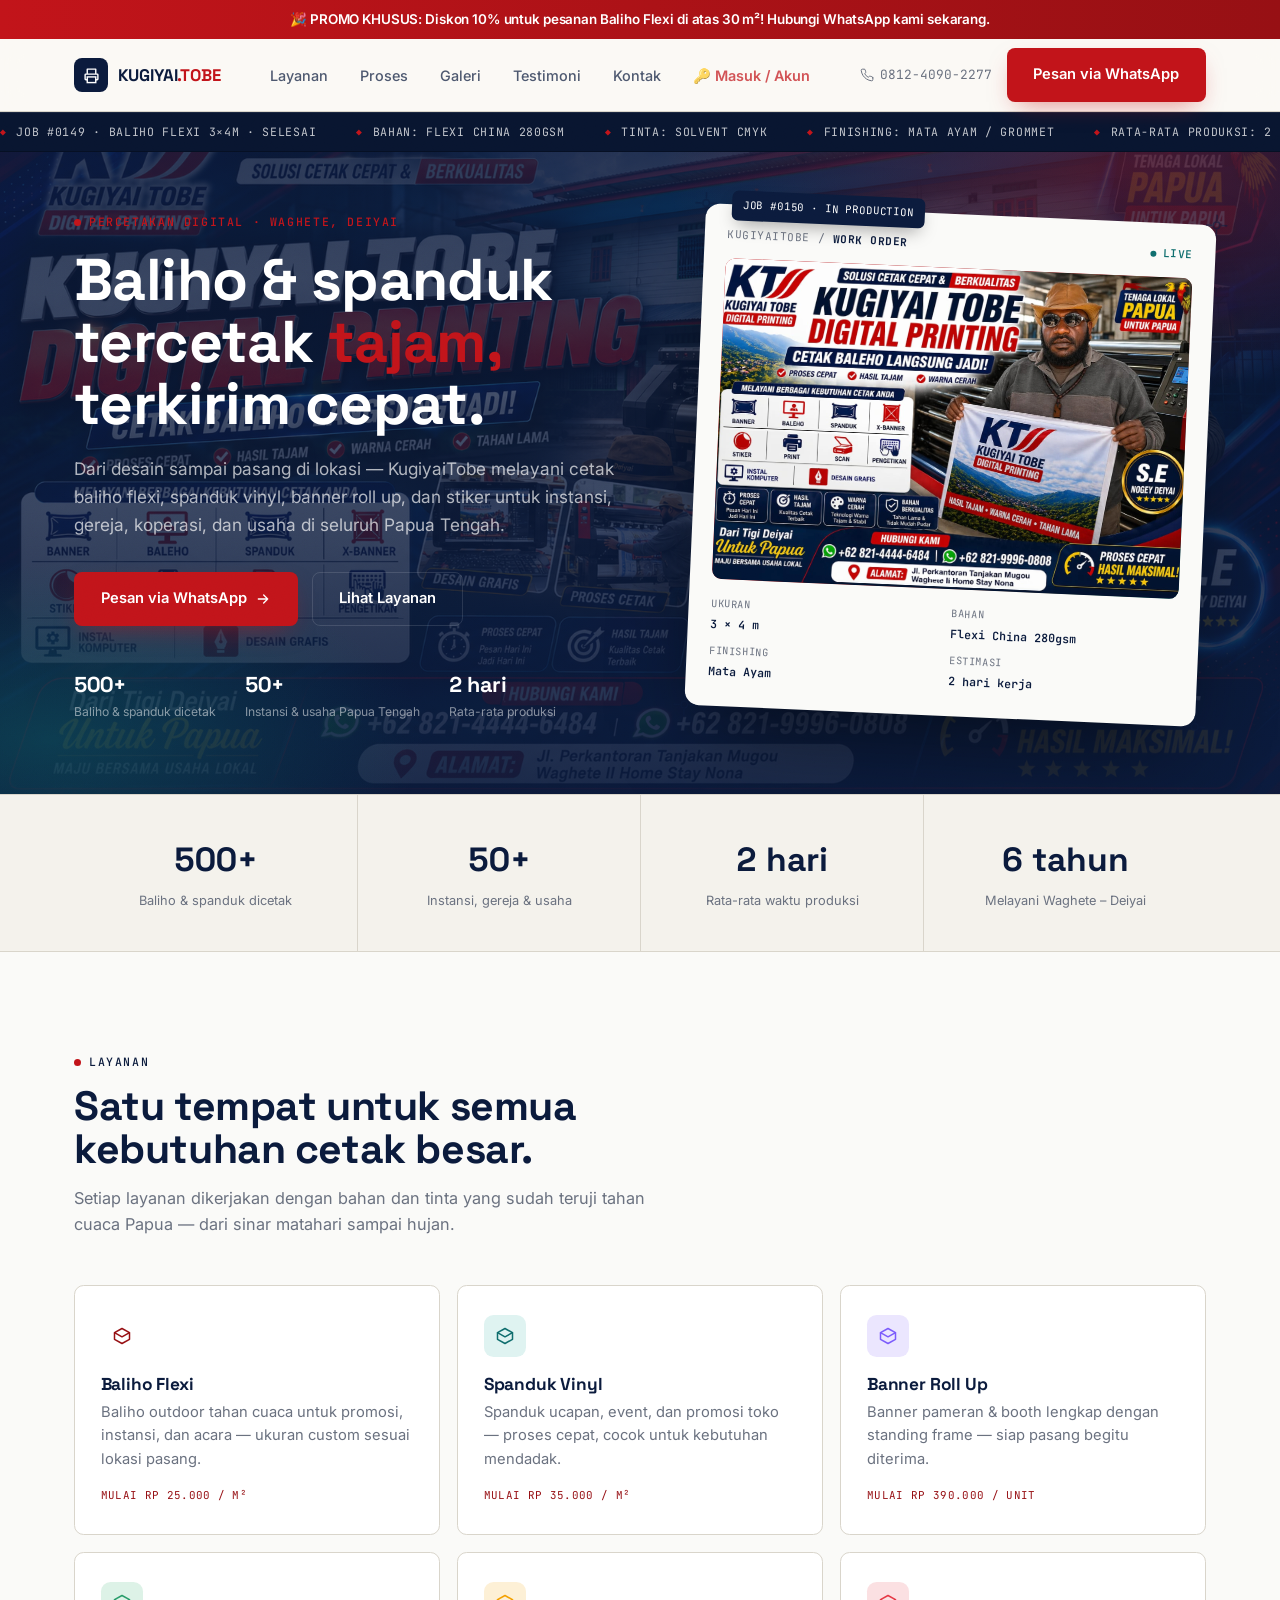
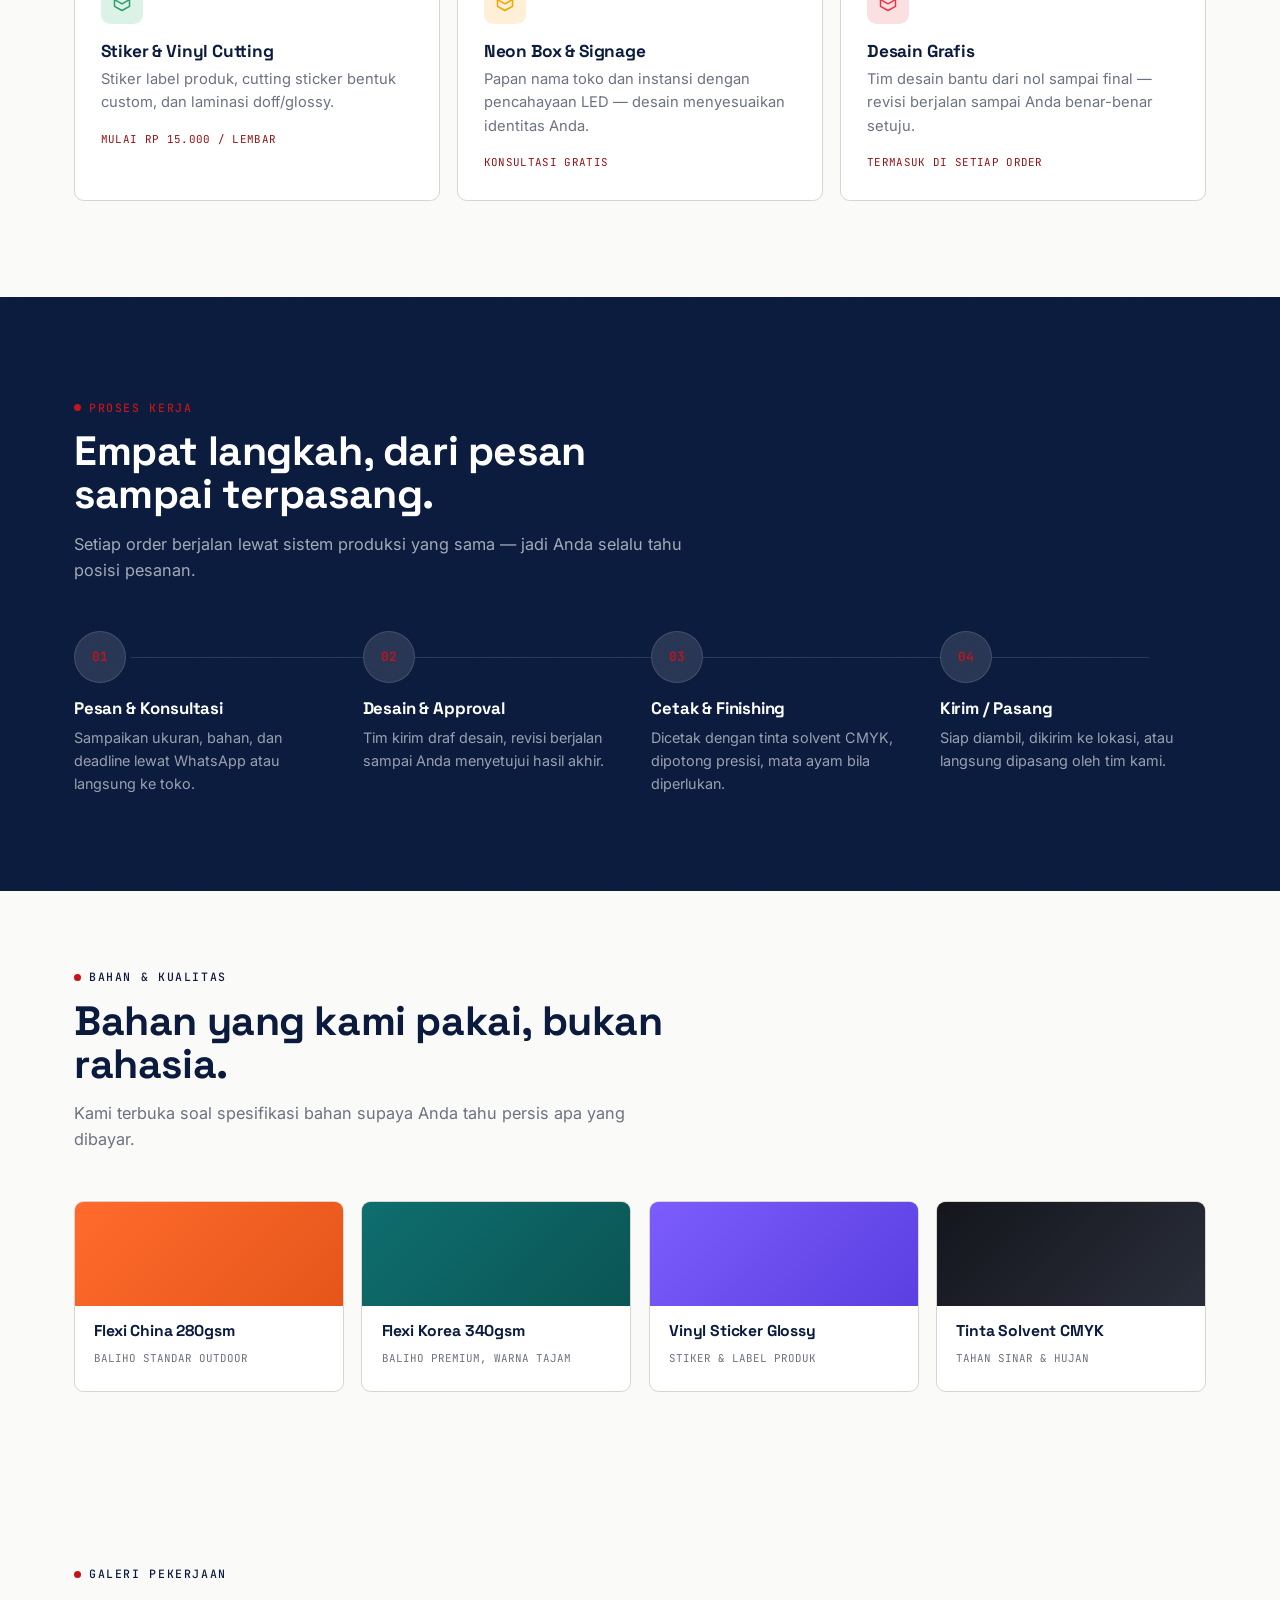
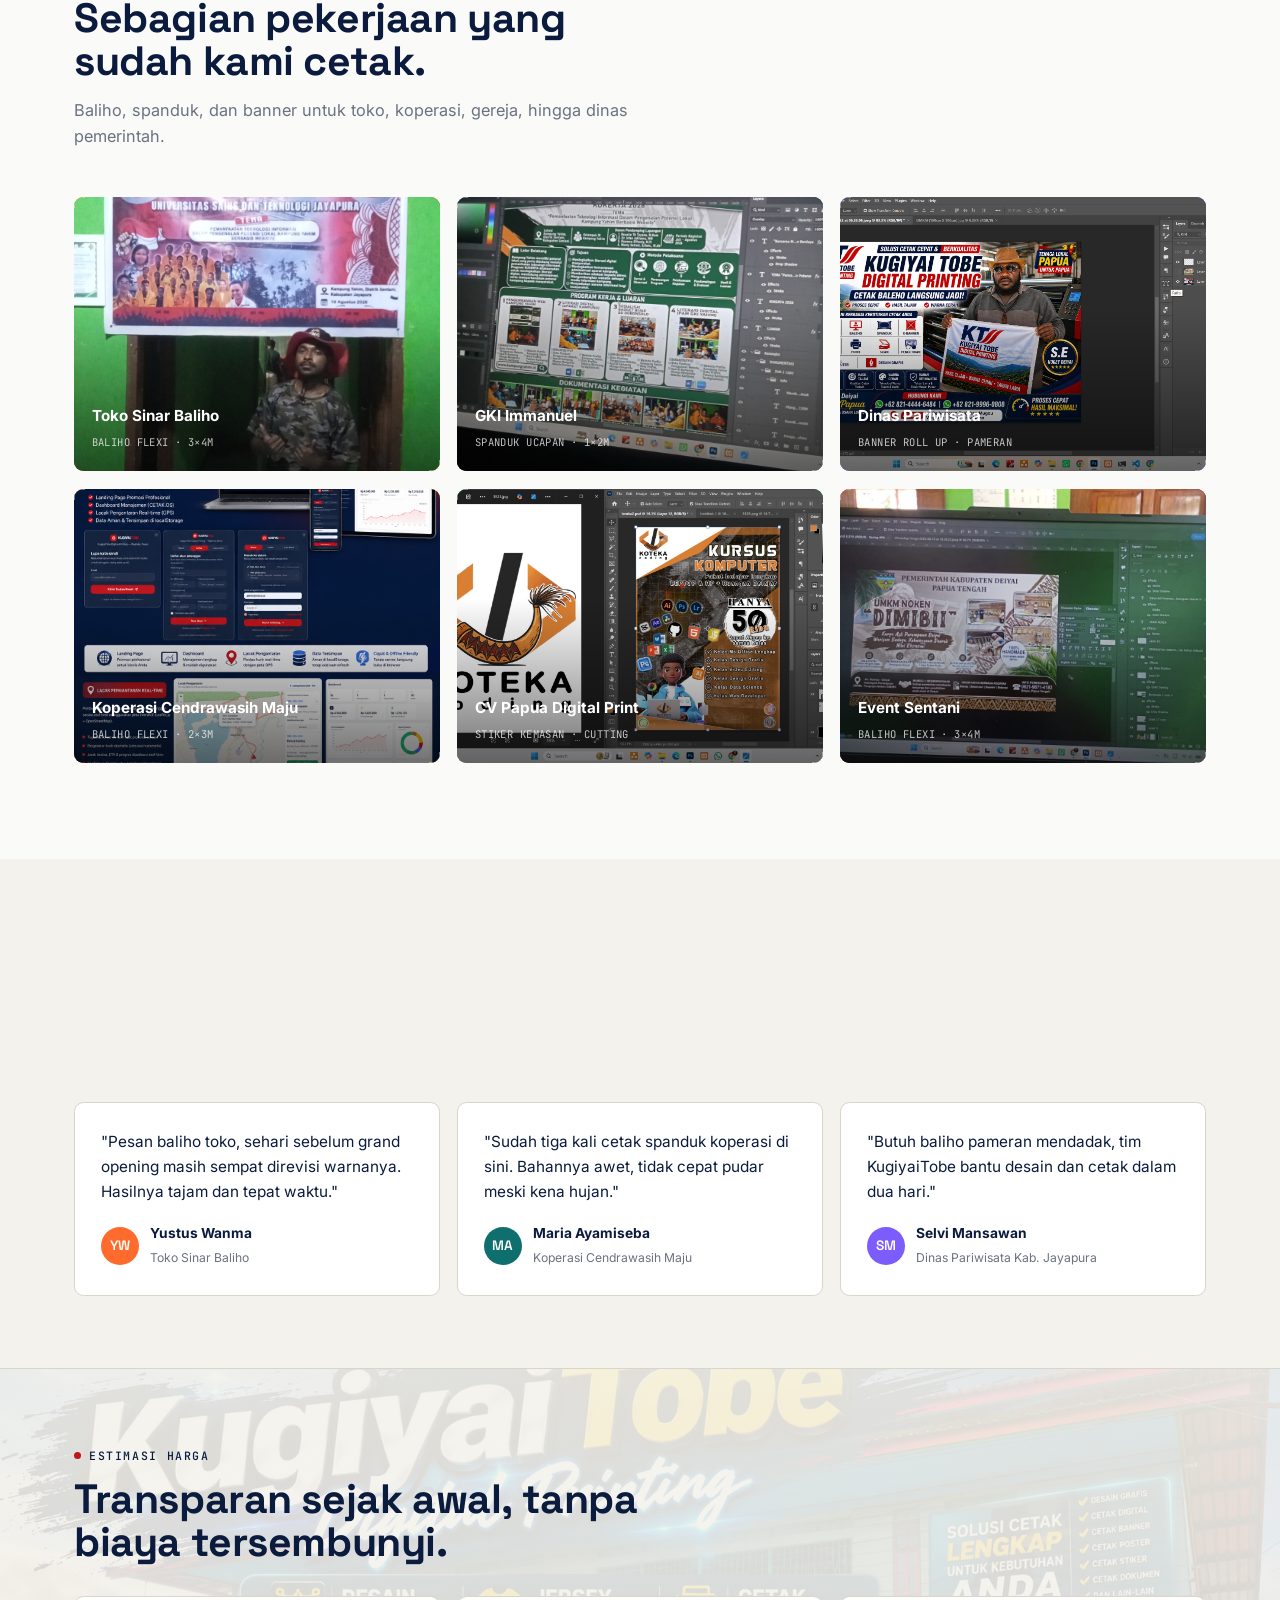
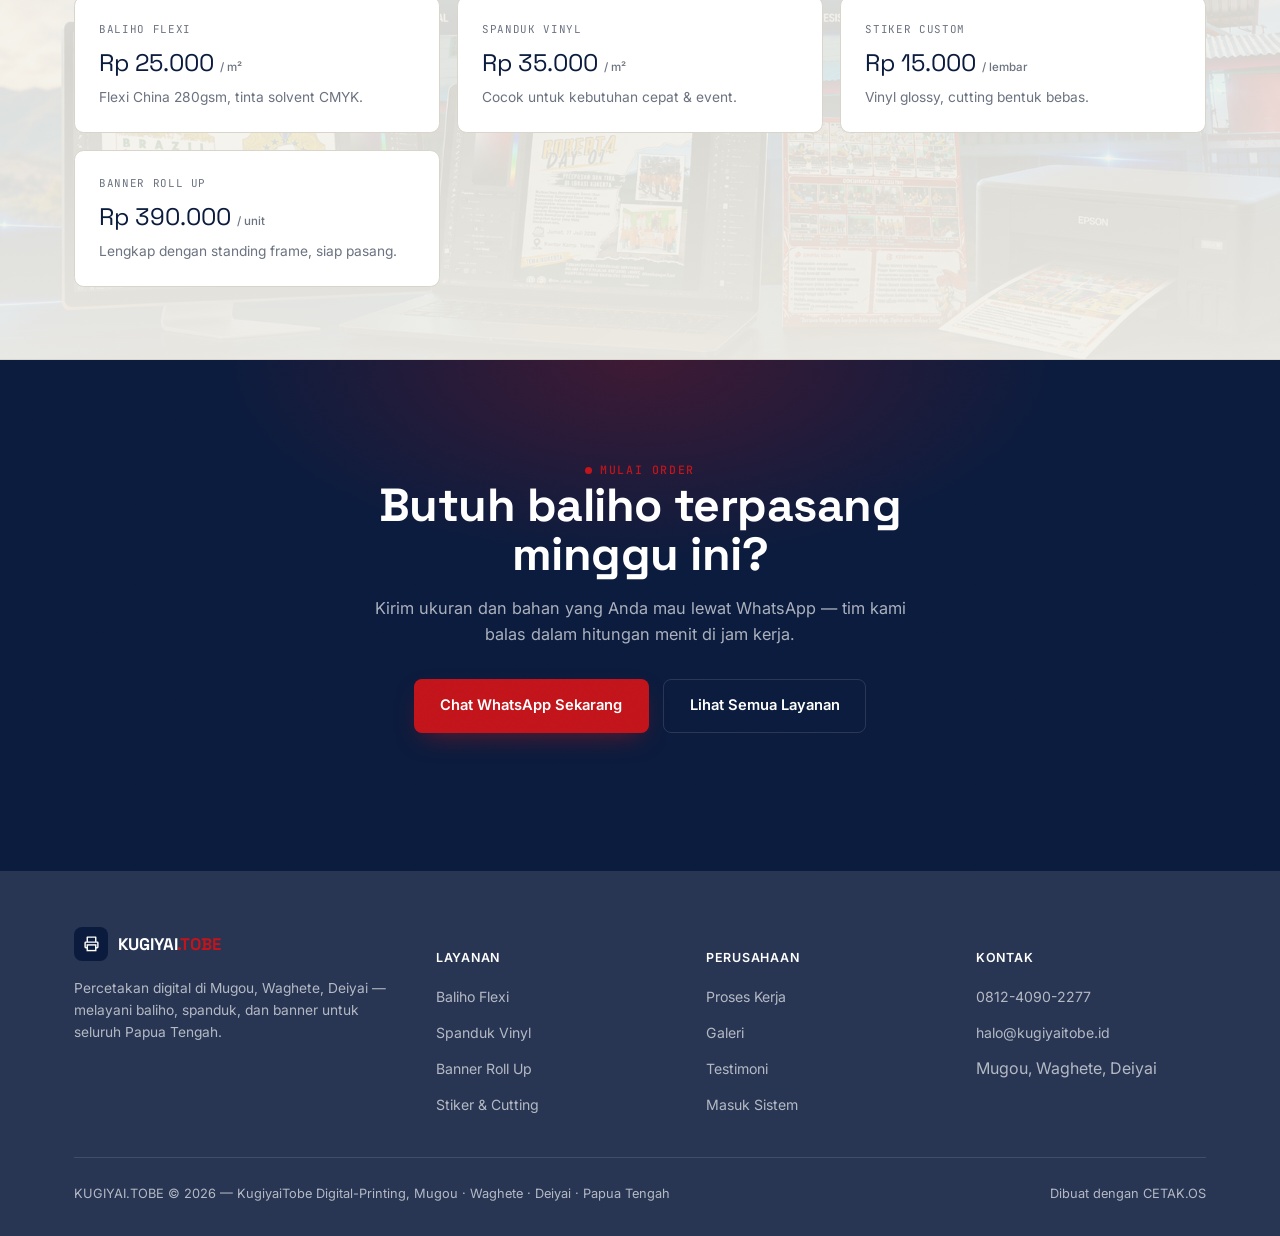
<file: index.html>
<!DOCTYPE html>
<html lang="id">

<head>
    <meta charset="UTF-8">
    <meta name="viewport" content="width=device-width, initial-scale=1.0">
    <title>KUGIYAI.TOBE — Cetak Baliho, Spanduk &amp; Banner | Waghete, Deiyai</title>
    <meta name="description"
        content="KugiyaiTobe Digital-Printing — cetak baliho flexi, spanduk vinyl, banner roll up, dan stiker untuk instansi, gereja, koperasi, dan usaha di Papua Tengah. Cepat, tajam, tahan cuaca.">

    <link rel="preconnect" href="https://fonts.googleapis.com">
    <link rel="preconnect" href="https://fonts.gstatic.com" crossorigin>
    <link
        href="https://fonts.googleapis.com/css2?family=Space+Grotesk:wght@500;600;700&family=Inter:wght@400;500;600;700&family=JetBrains+Mono:wght@400;500;600&display=swap"
        rel="stylesheet">

    <link rel="stylesheet" href="asset/css/style.css">
</head>

<body>

    <!-- Top Promo Bar (controlled by CMS) -->
    <div class="promo-bar" id="promoBanner">
        <span id="promoBannerText">🎉 PROMO KHUSUS: Diskon 10% untuk pesanan Baliho Flexi di atas 30 m²! Hubungi
            WhatsApp kami sekarang.</span>
    </div>

    <!-- reusable crop/registration mark -->
    <svg width="0" height="0" style="position:absolute">
        <symbol id="crop-mark" viewBox="0 0 20 20">
            <path d="M10 0V6M10 14V20M0 10H6M14 10H20" stroke="currentColor" stroke-width="1.4" fill="none" />
            <circle cx="10" cy="10" r="3" stroke="currentColor" stroke-width="1.4" fill="none" />
        </symbol>
    </svg>

    <!-- ================= HEADER ================= -->
    <header class="site">
        <div class="wrap nav">
            <a href="#" class="brand">
                <span class="brand-mark">
                    <svg width="17" height="17" viewBox="0 0 24 24" fill="none">
                        <path d="M6 9V3H18V9" stroke="white" stroke-width="2" stroke-linecap="round"
                            stroke-linejoin="round" />
                        <path
                            d="M6 18H4C3.44772 18 3 17.5523 3 17V11C3 10.4477 3.44772 10 4 10H20C20.5523 10 21 10.4477 21 11V17C21 17.5523 20.5523 18 20 18H18"
                            stroke="white" stroke-width="2" stroke-linecap="round" stroke-linejoin="round" />
                        <rect x="6" y="14" width="12" height="8" stroke="white" stroke-width="2" />
                    </svg>
                </span>
                <span class="brand-name">KUGIYAI<span>.TOBE</span></span>
            </a>

            <nav class="links" id="navLinks">
                <a href="#layanan">Layanan</a>
                <a href="#proses">Proses</a>
                <a href="#galeri">Galeri</a>
                <a href="#testimoni">Testimoni</a>
                <a href="#kontak">Kontak</a>
                <a href="login.html" id="navAuthLink" class="js-open-auth" data-view="login"
                    style="color:var(--primary);font-weight:600;">🔑 Masuk / Akun</a>
            </nav>

            <div class="nav-actions">
                <span class="nav-tel">
                    <svg width="14" height="14" viewBox="0 0 24 24" fill="none">
                        <path
                            d="M22 16.92v3a2 2 0 0 1-2.18 2 19.79 19.79 0 0 1-8.63-3.07 19.5 19.5 0 0 1-6-6 19.79 19.79 0 0 1-3.07-8.67A2 2 0 0 1 4.11 2h3a2 2 0 0 1 2 1.72c.12.9.34 1.79.65 2.65a2 2 0 0 1-.45 2.11L8.09 9.91a16 16 0 0 0 6 6l1.43-1.27a2 2 0 0 1 2.11-.45c.86.31 1.75.53 2.65.65A2 2 0 0 1 22 16.92z"
                            stroke="currentColor" stroke-width="1.7" stroke-linecap="round" stroke-linejoin="round" />
                    </svg>
                    <span class="js-wa-phone">0812-4090-2277</span>
                </span>
                <a href="https://wa.me/6281240902277?text=Halo%20KugiyaiTobe%2C%20saya%20ingin%20tanya%20cetak%20baliho"
                    class="btn btn-primary js-wa-btn" target="_blank" rel="noopener">Pesan via WhatsApp</a>
                <button class="burger" id="burgerBtn" aria-label="Buka menu" aria-expanded="false">
                    <span></span><span></span><span></span>
                </button>
            </div>
        </div>
    </header>

    <!-- ================= HERO ================= -->
    <section class="hero grain">
        <!-- Running ticket strip khusus section hero (otomatis hilang saat discroll melewati section hero) -->
        <div class="ticket-strip">
            <div class="ticket-track">
                <span>JOB #0149 · BALIHO FLEXI 3×4M · SELESAI</span>
                <span>BAHAN: FLEXI CHINA 280GSM</span>
                <span>TINTA: SOLVENT CMYK</span>
                <span>FINISHING: MATA AYAM / GROMMET</span>
                <span>RATA-RATA PRODUKSI: 2 HARI</span>
                <span>500+ BALIHO &amp; SPANDUK TERCETAK</span>
                <span>JOB #0149 · BALIHO FLEXI 3×4M · SELESAI</span>
                <span>BAHAN: FLEXI CHINA 280GSM</span>
                <span>TINTA: SOLVENT CMYK</span>
                <span>FINISHING: MATA AYAM / GROMMET</span>
                <span>RATA-RATA PRODUKSI: 2 HARI</span>
                <span>500+ BALIHO &amp; SPANDUK TERCETAK</span>
            </div>
        </div>

        <div class="wrap">
            <div class="hero-inner">
                <div data-reveal>
                    <div class="eyebrow hero-eyebrow" id="heroEyebrow">Percetakan Digital · Waghete, Deiyai</div>
                    <h1 id="heroTitle">Baliho &amp; spanduk<br>tercetak <em>tajam,</em><br>terkirim cepat.</h1>
                    <p class="lead" id="heroLead">Dari desain sampai pasang di lokasi — KugiyaiTobe melayani cetak
                        baliho flexi,
                        spanduk vinyl, banner roll up, dan stiker untuk instansi, gereja, koperasi, dan usaha di seluruh
                        Papua Tengah.</p>
                    <div class="hero-ctas">
                        <a href="https://wa.me/6281240902277?text=Halo%20KugiyaiTobe%2C%20saya%20ingin%20pesan%20cetak"
                            class="btn btn-primary" target="_blank" rel="noopener">
                            Pesan via WhatsApp
                            <svg width="16" height="16" viewBox="0 0 24 24" fill="none">
                                <path d="M5 12H19M19 12L13 6M19 12L13 18" stroke="currentColor" stroke-width="2"
                                    stroke-linecap="round" stroke-linejoin="round" />
                            </svg>
                        </a>
                        <a href="#layanan" class="btn btn-ghost-dark">Lihat Layanan</a>
                    </div>
                    <div class="hero-trust">
                        <div><strong><span class="count-num" data-count-to="500">0</span>+</strong><span>Baliho &amp;
                                spanduk dicetak</span></div>
                        <div><strong><span class="count-num" data-count-to="50">0</span>+</strong><span>Instansi &amp;
                                usaha Papua Tengah</span></div>
                        <div><strong><span class="count-num" data-count-to="2">0</span> hari</strong><span>Rata-rata
                                produksi</span></div>
                    </div>
                </div>

                <div class="ticket-visual" data-reveal>
                    <div class="job-card">
                        <svg class="crop tl">
                            <use href="#crop-mark" />
                        </svg>
                        <svg class="crop tr">
                            <use href="#crop-mark" />
                        </svg>
                        <svg class="crop bl">
                            <use href="#crop-mark" />
                        </svg>
                        <svg class="crop br">
                            <use href="#crop-mark" />
                        </svg>
                        <span class="job-tag" id="heroJobTag">JOB #0150 · IN PRODUCTION</span>

                        <div class="job-head">
                            <span>KUGIYAITOBE / <b>WORK ORDER</b></span>
                            <span class="dot-live">LIVE</span>
                        </div>

                        <div class="banner-preview" id="heroBannerPreview">
                            <div class="banner-slides" id="heroBannerSlides">
                                <img class="banner-slide-img is-active" id="heroBannerImg"
                                    src="asset/img/banner-ticket/ticket-1.jpeg" alt="Hero Banner Preview" loading="lazy"
                                    onerror="this.style.display='none'">
                            </div>
                            <div class="fold"></div>
                            <div class="scan"></div>
                            <span class="grommet g1"></span><span class="grommet g2"></span>
                            <span class="grommet g3"></span><span class="grommet g4"></span>
                            <div class="banner-copy">
                                <div class="b1" id="heroBannerTitle">TOKO SINAR BALIHO</div>
                                <div class="b2" id="heroBannerSubtitle">Grand Opening · Waghete</div>
                            </div>
                            <div class="banner-dots" id="heroBannerDots"></div>
                        </div>

                        <div class="job-meta">
                            <div><span class="k">Ukuran</span><span class="v" id="heroMetaUkuran">3 × 4 m</span></div>
                            <div><span class="k">Bahan</span><span class="v" id="heroMetaBahan">Flexi China
                                    280gsm</span></div>
                            <div><span class="k">Finishing</span><span class="v" id="heroMetaFinishing">Mata Ayam</span>
                            </div>
                            <div><span class="k">Estimasi</span><span class="v" id="heroMetaEstimasi">2 hari
                                    kerja</span></div>
                        </div>
                    </div>
                </div>
            </div>
        </div>
    </section>

    <!-- ================= STATS ================= -->
    <section class="stats-bar">
        <div class="wrap stats-grid">
            <div class="stat" data-reveal><strong><span class="count-num"
                        data-count-to="500">0</span>+</strong><span>Baliho &amp; spanduk dicetak</span></div>
            <div class="stat" data-reveal><strong><span class="count-num"
                        data-count-to="50">0</span>+</strong><span>Instansi, gereja &amp; usaha</span></div>
            <div class="stat" data-reveal><strong><span class="count-num" data-count-to="2">0</span>
                    hari</strong><span>Rata-rata waktu produksi</span></div>
            <div class="stat" data-reveal><strong><span class="count-num" data-count-to="6">0</span>
                    tahun</strong><span>Melayani Waghete – Deiyai</span></div>
        </div>
    </section>

    <!-- ================= LAYANAN ================= -->
    <section class="section" id="layanan">
        <div class="wrap">
            <div class="section-head" data-reveal>
                <div class="eyebrow">Layanan</div>
                <h2>Satu tempat untuk semua kebutuhan cetak besar.</h2>
                <p>Setiap layanan dikerjakan dengan bahan dan tinta yang sudah teruji tahan cuaca Papua — dari sinar
                    matahari sampai hujan.</p>
            </div>

            <div class="service-grid" id="serviceGrid">
                <div class="service-card" data-reveal>
                    <div class="service-icon" style="background:var(--primary-light);color:var(--primary-dark)">
                        <svg width="20" height="20" viewBox="0 0 24 24" fill="none">
                            <path d="M21 8L12 3L3 8L12 13L21 8Z" stroke="currentColor" stroke-width="1.8"
                                stroke-linejoin="round" />
                            <path d="M3 8V16L12 21L21 16V8" stroke="currentColor" stroke-width="1.8"
                                stroke-linejoin="round" />
                        </svg>
                    </div>
                    <h3>Baliho Flexi</h3>
                    <p>Baliho outdoor tahan cuaca untuk promosi, instansi, dan acara — ukuran custom sesuai lokasi
                        pasang.</p>
                    <div class="service-spec">MULAI RP 25.000 / M²</div>
                </div>

                <div class="service-card" data-reveal>
                    <div class="service-icon" style="background:var(--teal-light,#DFF3F1);color:var(--teal)">
                        <svg width="20" height="20" viewBox="0 0 24 24" fill="none">
                            <path d="M4 21V13C4 12.4477 4.44772 12 5 12H9V21" stroke="currentColor" stroke-width="1.8"
                                stroke-linecap="round" stroke-linejoin="round" />
                            <path d="M10 21V8C10 7.44772 10.4477 7 11 7H14C14.5523 7 15 7.44772 15 8V21"
                                stroke="currentColor" stroke-width="1.8" />
                            <path d="M16 21V4C16 3.44772 16.4477 3 17 3H19C19.5523 3 20 3.44772 20 4V21"
                                stroke="currentColor" stroke-width="1.8" />
                        </svg>
                    </div>
                    <h3>Spanduk Vinyl</h3>
                    <p>Spanduk ucapan, event, dan promosi toko — proses cepat, cocok untuk kebutuhan mendadak.</p>
                    <div class="service-spec">MULAI RP 35.000 / M²</div>
                </div>

                <div class="service-card" data-reveal>
                    <div class="service-icon" style="background:#EBE6FE;color:#7C5CFC">
                        <svg width="20" height="20" viewBox="0 0 24 24" fill="none">
                            <circle cx="12" cy="8" r="3.5" stroke="currentColor" stroke-width="1.8" />
                            <path d="M4.5 20C4.5 16.4 7.85 13.5 12 13.5C16.15 13.5 19.5 16.4 19.5 20"
                                stroke="currentColor" stroke-width="1.8" stroke-linecap="round" />
                        </svg>
                    </div>
                    <h3>Banner Roll Up</h3>
                    <p>Banner pameran &amp; booth lengkap dengan standing frame — siap pasang begitu diterima.</p>
                    <div class="service-spec">MULAI RP 390.000 / UNIT</div>
                </div>

                <div class="service-card" data-reveal>
                    <div class="service-icon" style="background:#DDF2E7;color:#2A9D6B">
                        <svg width="20" height="20" viewBox="0 0 24 24" fill="none">
                            <rect x="3" y="3" width="18" height="18" rx="2" stroke="currentColor" stroke-width="1.8" />
                            <circle cx="8.5" cy="8.5" r="1.5" stroke="currentColor" stroke-width="1.8" />
                            <path d="M21 15L16 10L5 21" stroke="currentColor" stroke-width="1.8" />
                        </svg>
                    </div>
                    <h3>Stiker &amp; Vinyl Cutting</h3>
                    <p>Stiker label produk, cutting sticker bentuk custom, dan laminasi doff/glossy.</p>
                    <div class="service-spec">MULAI RP 15.000 / LEMBAR</div>
                </div>

                <div class="service-card" data-reveal>
                    <div class="service-icon" style="background:#FDF0D6;color:#F4A100">
                        <svg width="20" height="20" viewBox="0 0 24 24" fill="none">
                            <path d="M9 3H15L14 6H10L9 3Z" stroke="currentColor" stroke-width="1.8"
                                stroke-linejoin="round" />
                            <path d="M5 6H19L18 21H6L5 6Z" stroke="currentColor" stroke-width="1.8"
                                stroke-linejoin="round" />
                        </svg>
                    </div>
                    <h3>Neon Box &amp; Signage</h3>
                    <p>Papan nama toko dan instansi dengan pencahayaan LED — desain menyesuaikan identitas Anda.</p>
                    <div class="service-spec">KONSULTASI GRATIS</div>
                </div>

                <div class="service-card" data-reveal>
                    <div class="service-icon" style="background:#FBE0E2;color:#E63946">
                        <svg width="20" height="20" viewBox="0 0 24 24" fill="none">
                            <rect x="3" y="3" width="18" height="18" rx="2" stroke="currentColor" stroke-width="1.8" />
                            <path d="M8 8H16M8 12H16M8 16H12" stroke="currentColor" stroke-width="1.8"
                                stroke-linecap="round" />
                        </svg>
                    </div>
                    <h3>Desain Grafis</h3>
                    <p>Tim desain bantu dari nol sampai final — revisi berjalan sampai Anda benar-benar setuju.</p>
                    <div class="service-spec">TERMASUK DI SETIAP ORDER</div>
                </div>
            </div>
        </div>
    </section>

    <!-- ================= PROSES ================= -->
    <section class="section process-wrap grain on-dark" id="proses">
        <div class="wrap">
            <div class="section-head" data-reveal>
                <div class="eyebrow" style="color:var(--primary)">Proses Kerja</div>
                <h2>Empat langkah, dari pesan sampai terpasang.</h2>
                <p>Setiap order berjalan lewat sistem produksi yang sama — jadi Anda selalu tahu posisi pesanan.</p>
            </div>

            <div class="process-rail">
                <div class="process-step" data-reveal>
                    <div class="step-num">01</div>
                    <h3>Pesan &amp; Konsultasi</h3>
                    <p>Sampaikan ukuran, bahan, dan deadline lewat WhatsApp atau langsung ke toko.</p>
                </div>
                <div class="process-step" data-reveal>
                    <div class="step-num">02</div>
                    <h3>Desain &amp; Approval</h3>
                    <p>Tim kirim draf desain, revisi berjalan sampai Anda menyetujui hasil akhir.</p>
                </div>
                <div class="process-step" data-reveal>
                    <div class="step-num">03</div>
                    <h3>Cetak &amp; Finishing</h3>
                    <p>Dicetak dengan tinta solvent CMYK, dipotong presisi, mata ayam bila diperlukan.</p>
                </div>
                <div class="process-step" data-reveal>
                    <div class="step-num">04</div>
                    <h3>Kirim / Pasang</h3>
                    <p>Siap diambil, dikirim ke lokasi, atau langsung dipasang oleh tim kami.</p>
                </div>
            </div>
        </div>
    </section>

    <!-- ================= MATERIAL ================= -->
    <section class="section tight" id="bahan">
        <div class="wrap">
            <div class="section-head" data-reveal>
                <div class="eyebrow">Bahan &amp; Kualitas</div>
                <h2>Bahan yang kami pakai, bukan rahasia.</h2>
                <p>Kami terbuka soal spesifikasi bahan supaya Anda tahu persis apa yang dibayar.</p>
            </div>

            <div class="material-strip">
                <div class="material-card" data-reveal>
                    <div class="material-swatch" style="background:linear-gradient(135deg,#FF6B2C,#E5551A)"></div>
                    <div class="material-body">
                        <h4>Flexi China 280gsm</h4><span>BALIHO STANDAR OUTDOOR</span>
                    </div>
                </div>
                <div class="material-card" data-reveal>
                    <div class="material-swatch" style="background:linear-gradient(135deg,#0F6E6E,#0B5555)"></div>
                    <div class="material-body">
                        <h4>Flexi Korea 340gsm</h4><span>BALIHO PREMIUM, WARNA TAJAM</span>
                    </div>
                </div>
                <div class="material-card" data-reveal>
                    <div class="material-swatch" style="background:linear-gradient(135deg,#7C5CFC,#5B3FE0)"></div>
                    <div class="material-body">
                        <h4>Vinyl Sticker Glossy</h4><span>STIKER &amp; LABEL PRODUK</span>
                    </div>
                </div>
                <div class="material-card" data-reveal>
                    <div class="material-swatch" style="background:linear-gradient(135deg,#14161C,#2A2E3A)"></div>
                    <div class="material-body">
                        <h4>Tinta Solvent CMYK</h4><span>TAHAN SINAR &amp; HUJAN</span>
                    </div>
                </div>
            </div>
        </div>
    </section>

    <!-- ================= GALERI ================= -->
    <section class="section" id="galeri">
        <div class="wrap">
            <div class="section-head" data-reveal>
                <div class="eyebrow">Galeri Pekerjaan</div>
                <h2>Sebagian pekerjaan yang sudah kami cetak.</h2>
                <p>Baliho, spanduk, dan banner untuk toko, koperasi, gereja, hingga dinas pemerintah.</p>
            </div>

            <div class="portfolio-grid" id="portfolioGrid">
                <div class="port-card" style="background:linear-gradient(155deg,#FF6B2C,#E5551A)" data-reveal>
                    <img class="port-img" src="asset/img/gallery/gallery-1.jpeg" alt="Toko Sinar Baliho" loading="lazy"
                        onerror="this.style.display='none'">
                    <svg class="crop tl">
                        <use href="#crop-mark" />
                    </svg>
                    <svg class="crop br">
                        <use href="#crop-mark" />
                    </svg>
                    <div class="port-label"><b>Toko Sinar Baliho</b><span>BALIHO FLEXI · 3×4M</span></div>
                </div>
                <div class="port-card" style="background:linear-gradient(155deg,#0F6E6E,#0B5555)" data-reveal>
                    <img class="port-img" src="asset/img/gallery/gallery-2.jpeg" alt="GKI Immanuel" loading="lazy"
                        onerror="this.style.display='none'">
                    <svg class="crop tl">
                        <use href="#crop-mark" />
                    </svg>
                    <svg class="crop br">
                        <use href="#crop-mark" />
                    </svg>
                    <div class="port-label"><b>GKI Immanuel</b><span>SPANDUK UCAPAN · 1×2M</span></div>
                </div>
                <div class="port-card" style="background:linear-gradient(155deg,#7C5CFC,#5B3FE0)" data-reveal>
                    <img class="port-img" src="asset/img/gallery/gallery-3.png" alt="Dinas Pariwisata" loading="lazy"
                        onerror="this.style.display='none'">
                    <svg class="crop tl">
                        <use href="#crop-mark" />
                    </svg>
                    <svg class="crop br">
                        <use href="#crop-mark" />
                    </svg>
                    <div class="port-label"><b>Dinas Pariwisata</b><span>BANNER ROLL UP · PAMERAN</span></div>
                </div>
                <div class="port-card" style="background:linear-gradient(155deg,#F4A100,#C97F00)" data-reveal>
                    <img class="port-img" src="asset/img/gallery/gallery-4.png" alt="Koperasi Cendrawasih Maju"
                        loading="lazy" onerror="this.style.display='none'">
                    <svg class="crop tl">
                        <use href="#crop-mark" />
                    </svg>
                    <svg class="crop br">
                        <use href="#crop-mark" />
                    </svg>
                    <div class="port-label"><b>Koperasi Cendrawasih Maju</b><span>BALIHO FLEXI · 2×3M</span></div>
                </div>
                <div class="port-card" style="background:linear-gradient(155deg,#2A9D6B,#1F7A53)" data-reveal>
                    <img class="port-img" src="asset/img/gallery/gallery-5.jpeg" alt="CV Papua Digital Print"
                        loading="lazy" onerror="this.style.display='none'">
                    <svg class="crop tl">
                        <use href="#crop-mark" />
                    </svg>
                    <svg class="crop br">
                        <use href="#crop-mark" />
                    </svg>
                    <div class="port-label"><b>CV Papua Digital Print</b><span>STIKER KEMASAN · CUTTING</span></div>
                </div>
                <div class="port-card" style="background:linear-gradient(155deg,#E63946,#B91C2B)" data-reveal>
                    <img class="port-img" src="asset/img/gallery/gallery-6.jpeg" alt="Event Sentani" loading="lazy"
                        onerror="this.style.display='none'">
                    <svg class="crop tl">
                        <use href="#crop-mark" />
                    </svg>
                    <svg class="crop br">
                        <use href="#crop-mark" />
                    </svg>
                    <div class="port-label"><b>Event Sentani</b><span>BALIHO FLEXI · 3×4M</span></div>
                </div>
            </div>
        </div>
    </section>

    <!-- ================= TESTIMONI ================= -->
    <section class="section tight" id="testimoni" style="background:var(--canvas-soft)">
        <div class="wrap">
            <div class="section-head" data-reveal>
                <div class="eyebrow">Testimoni</div>
                <h2>Dipercaya usaha &amp; instansi di Papua Tengah.</h2>
            </div>

            <div class="testi-grid" id="testiGrid">
                <div class="testi-card" data-reveal>
                    <p class="testi-quote">"Pesan baliho toko, sehari sebelum grand opening masih sempat direvisi
                        warnanya. Hasilnya tajam dan tepat waktu."</p>
                    <div class="testi-who">
                        <div class="avatar" style="background:var(--primary)">YW</div>
                        <div><strong>Yustus Wanma</strong><span>Toko Sinar Baliho</span></div>
                    </div>
                </div>
                <div class="testi-card" data-reveal>
                    <p class="testi-quote">"Sudah tiga kali cetak spanduk koperasi di sini. Bahannya awet, tidak cepat
                        pudar meski kena hujan."</p>
                    <div class="testi-who">
                        <div class="avatar" style="background:var(--teal)">MA</div>
                        <div><strong>Maria Ayamiseba</strong><span>Koperasi Cendrawasih Maju</span></div>
                    </div>
                </div>
                <div class="testi-card" data-reveal>
                    <p class="testi-quote">"Butuh baliho pameran mendadak, tim KugiyaiTobe bantu desain dan cetak dalam
                        dua hari."</p>
                    <div class="testi-who">
                        <div class="avatar" style="background:#7C5CFC">SM</div>
                        <div><strong>Selvi Mansawan</strong><span>Dinas Pariwisata Kab. Jayapura</span></div>
                    </div>
                </div>
            </div>
        </div>
    </section>

    <!-- ================= PRICING NOTE ================= -->
    <section class="price-band section tight">
        <div class="wrap">
            <div class="section-head" data-reveal style="margin-bottom:2rem">
                <div class="eyebrow">Estimasi Harga</div>
                <h2>Transparan sejak awal, tanpa biaya tersembunyi.</h2>
            </div>
            <div class="price-row" id="priceRow">
                <div class="price-item" data-reveal>
                    <div class="k">Baliho Flexi</div>
                    <div class="v">Rp 25.000 <small>/ m²</small></div>
                    <p style="color:var(--steel);font-size:.86rem">Flexi China 280gsm, tinta solvent CMYK.</p>
                </div>
                <div class="price-item" data-reveal>
                    <div class="k">Spanduk Vinyl</div>
                    <div class="v">Rp 35.000 <small>/ m²</small></div>
                    <p style="color:var(--steel);font-size:.86rem">Cocok untuk kebutuhan cepat &amp; event.</p>
                </div>
                <div class="price-item" data-reveal>
                    <div class="k">Stiker Custom</div>
                    <div class="v">Rp 15.000 <small>/ lembar</small></div>
                    <p style="color:var(--steel);font-size:.86rem">Vinyl glossy, cutting bentuk bebas.</p>
                </div>
                <div class="price-item" data-reveal>
                    <div class="k">Banner Roll Up</div>
                    <div class="v">Rp 390.000 <small>/ unit</small></div>
                    <p style="color:var(--steel);font-size:.86rem">Lengkap dengan standing frame, siap pasang.</p>
                </div>
            </div>
        </div>
    </section>

    <!-- ================= FINAL CTA ================= -->
    <section class="final-cta grain" id="kontak">
        <div class="wrap final-cta-inner">
            <div class="eyebrow" style="color:var(--primary);justify-content:center">Mulai Order</div>
            <h2 id="ctaJudul">Butuh baliho terpasang minggu ini?</h2>
            <p id="ctaLead">Kirim ukuran dan bahan yang Anda mau lewat WhatsApp — tim kami balas dalam hitungan menit di
                jam kerja.
            </p>
            <div class="hero-ctas">
                <a href="https://wa.me/6281240902277?text=Halo%20KugiyaiTobe%2C%20saya%20ingin%20pesan%20cetak"
                    class="btn btn-primary js-wa-btn" target="_blank" rel="noopener">Chat WhatsApp Sekarang</a>
                <a href="#layanan" class="btn btn-ghost-dark">Lihat Semua Layanan</a>
            </div>
        </div>
    </section>

    <!-- ================= FOOTER ================= -->
    <footer class="site">
        <div class="wrap">
            <div class="footer-grid">
                <div>
                    <div class="brand" style="margin-bottom:1rem">
                        <span class="brand-mark">
                            <svg width="17" height="17" viewBox="0 0 24 24" fill="none">
                                <path d="M6 9V3H18V9" stroke="white" stroke-width="2" stroke-linecap="round"
                                    stroke-linejoin="round" />
                                <path
                                    d="M6 18H4C3.44772 18 3 17.5523 3 17V11C3 10.4477 3.44772 10 4 10H20C20.5523 10 21 10.4477 21 11V17C21 17.5523 20.5523 18 20 18H18"
                                    stroke="white" stroke-width="2" stroke-linecap="round" stroke-linejoin="round" />
                                <rect x="6" y="14" width="12" height="8" stroke="white" stroke-width="2" />
                            </svg>
                        </span>
                        <span class="brand-name" style="color:#fff">KUGIYAI<span>.TOBE</span></span>
                    </div>
                    <p style="font-size:.86rem;max-width:20rem">Percetakan digital di Mugou, Waghete, Deiyai — melayani
                        baliho, spanduk, dan banner untuk seluruh Papua Tengah.</p>
                </div>
                <div>
                    <h5>Layanan</h5>
                    <ul>
                        <li><a href="#layanan">Baliho Flexi</a></li>
                        <li><a href="#layanan">Spanduk Vinyl</a></li>
                        <li><a href="#layanan">Banner Roll Up</a></li>
                        <li><a href="#layanan">Stiker &amp; Cutting</a></li>
                    </ul>
                </div>
                <div>
                    <h5>Perusahaan</h5>
                    <ul>
                        <li><a href="#proses">Proses Kerja</a></li>
                        <li><a href="#galeri">Galeri</a></li>
                        <li><a href="#testimoni">Testimoni</a></li>
                        <li><a href="dashboard.html" class="js-open-auth" data-view="login">Masuk Sistem</a></li>
                    </ul>
                </div>
                <div>
                    <h5>Kontak</h5>
                    <ul>
                        <li><a href="https://wa.me/6281240902277" target="_blank" rel="noopener"
                                class="js-wa-phone">0812-4090-2277</a></li>
                        <li><a href="mailto:halo@kugiyaitobe.id">halo@kugiyaitobe.id</a></li>
                        <li><span>Mugou, Waghete, Deiyai</span></li>
                    </ul>
                </div>
            </div>
            <div class="footer-bottom">
                <span>KUGIYAI.TOBE © <span id="year"></span> — KugiyaiTobe Digital-Printing, Mugou · Waghete · Deiyai ·
                    Papua Tengah</span>
                <span>Dibuat dengan CETAK.OS</span>
            </div>
        </div>
    </footer>

    <!-- ================= FAB (Floating Action Button — WhatsApp) ================= -->
    <!-- Muncul setelah hero discroll lewat supaya tidak menumpuk dengan tombol WA di
         header/hero; selalu memakai nomor & pesan yang sama dengan CTA lain di halaman. -->
    <div class="fab-wrap" id="fabWrap">
        <div class="fab-item">
            <button type="button" class="fab fab-secondary" id="fabTopBtn" aria-label="Kembali ke atas" hidden>
                <svg width="18" height="18" viewBox="0 0 24 24" fill="none" aria-hidden="true">
                    <path d="M12 19V5M12 5L6 11M12 5L18 11" stroke="currentColor" stroke-width="2"
                        stroke-linecap="round" stroke-linejoin="round" />
                </svg>
            </button>
            <span class="fab-tooltip">Ke atas</span>
        </div>
        <div class="fab-item">
            <a href="https://wa.me/6281240902277?text=Halo%20KugiyaiTobe%2C%20saya%20ingin%20tanya%20cetak%20baliho"
                class="fab fab-primary js-wa-btn" target="_blank" rel="noopener" aria-label="Chat via WhatsApp"
                id="fabWaBtn">
                <span class="fab-ping" aria-hidden="true"></span>
                <svg width="24" height="24" viewBox="0 0 24 24" fill="none" aria-hidden="true">
                    <path
                        d="M20.52 3.48A11.86 11.86 0 0 0 12.04 0C5.5 0 .2 5.3.2 11.85c0 2.09.55 4.13 1.6 5.93L0 24l6.4-1.68a11.8 11.8 0 0 0 5.64 1.44h.01c6.54 0 11.85-5.31 11.85-11.85 0-3.17-1.24-6.14-3.38-8.43zM12.04 21.5h-.01a9.7 9.7 0 0 1-4.94-1.35l-.35-.21-3.68.97.98-3.58-.23-.37a9.63 9.63 0 0 1-1.48-5.11c0-5.35 4.36-9.7 9.72-9.7a9.65 9.65 0 0 1 6.87 2.85 9.63 9.63 0 0 1 2.84 6.86c0 5.35-4.36 9.64-9.72 9.64zm5.32-7.27c-.29-.15-1.72-.85-1.98-.95-.27-.1-.46-.15-.66.15-.19.29-.75.94-.92 1.14-.17.19-.34.22-.63.07-.29-.15-1.23-.45-2.34-1.44-.86-.77-1.45-1.72-1.62-2.01-.17-.29-.02-.45.13-.6.13-.13.29-.34.44-.51.15-.17.19-.29.29-.48.1-.19.05-.37-.02-.51-.07-.15-.66-1.58-.9-2.17-.24-.57-.48-.49-.66-.5h-.56c-.19 0-.51.07-.78.37-.27.29-1.02 1-1.02 2.44s1.05 2.83 1.19 3.02c.15.19 2.06 3.14 4.99 4.4.7.3 1.24.48 1.66.61.7.22 1.34.19 1.84.12.56-.08 1.72-.7 1.96-1.38.24-.68.24-1.26.17-1.38-.07-.12-.26-.19-.55-.34z"
                        fill="currentColor" />
                </svg>
            </a>
            <span class="fab-tooltip">Chat via WhatsApp</span>
        </div>
    </div>



    <script>
        document.getElementById('year').textContent = new Date().getFullYear();

        // ============================================================
        // LANDING PAGE CMS — Baca settings dari dashboard (localStorage)
        // ============================================================
        // Dibuat sebagai fungsi bernama (bukan IIFE sekali-jalan) supaya bisa
        // dipanggil ulang setiap kali dashboard.html menyimpan perubahan di tab
        // lain — lihat listener 'storage' di bagian bawah — sehingga landing
        // page yang sedang terbuka ikut ter-update otomatis & realtime tanpa
        // perlu di-refresh manual.
        let _heroSlideTimer = null;
        const _heroSlideState = { slidesWrap: null, dotsWrap: null, intervalMs: 3500 };
        const LANDING_ASSET_PATHS = {
            banner: [
                'asset/img/banner-ticket/ticket-1.jpeg',
                'asset/img/banner-ticket/ticket-2.jpg',
                'asset/img/banner-ticket/ticket-3.jpeg',
                'asset/img/banner-ticket/ticket-4.jpg',
                'asset/img/banner-ticket/ticket-5.png',
                'asset/img/banner-ticket/ticket-6.jpeg',
            ],
            gallery: [
                'asset/img/gallery/gallery-1.jpeg',
                'asset/img/gallery/gallery-2.jpeg',
                'asset/img/gallery/gallery-3.png',
                'asset/img/gallery/gallery-4.png',
                'asset/img/gallery/gallery-5.jpeg',
                'asset/img/gallery/gallery-6.jpeg',
            ],
        };

        function _canonicalAssetPath(path, type) {
            const paths = LANDING_ASSET_PATHS[type];
            return typeof path === 'string' && paths.includes(path) ? path : null;
        }

        function _canonicalLandingImages(saved, defaults) {
            const normalized = { ...saved };
            const defaultBanners = defaults.heroBannerGaleri;
            const savedBanners = Array.isArray(saved.heroBannerGaleri) && saved.heroBannerGaleri.length
                ? saved.heroBannerGaleri : defaultBanners;
            normalized.heroBannerGaleri = savedBanners
                .map(path => _canonicalAssetPath(path, 'banner'))
                .filter(Boolean);
            if (!normalized.heroBannerGaleri.length) normalized.heroBannerGaleri = [...LANDING_ASSET_PATHS.banner];
            normalized.heroBannerGambar = normalized.heroBannerGaleri[0];

            const defaultGallery = defaults.galeri;
            const savedGallery = Array.isArray(saved.galeri) && saved.galeri.length ? saved.galeri : defaultGallery;
            normalized.galeri = savedGallery.map(item => {
                const gambar = _canonicalAssetPath(item && item.gambar, 'gallery');
                return gambar ? { ...item, gambar } : null;
            }).filter(Boolean);
            if (!normalized.galeri.length) normalized.galeri = defaultGallery.map((item, index) => ({
                ...item,
                gambar: LANDING_ASSET_PATHS.gallery[index],
            }));
            return normalized;
        }

        function _tickHeroSlide() {
            const { slidesWrap, dotsWrap } = _heroSlideState;
            if (!slidesWrap) return;
            const imgs = slidesWrap.querySelectorAll('.banner-slide-img');
            const dots = dotsWrap ? dotsWrap.querySelectorAll('.banner-dot') : [];
            if (imgs.length < 2) return;
            let current = Array.prototype.findIndex.call(imgs, img => img.classList.contains('is-active'));
            if (current === -1) current = 0;
            imgs[current].classList.remove('is-active');
            if (dots[current]) dots[current].classList.remove('is-active');
            const next = (current + 1) % imgs.length;
            imgs[next].classList.add('is-active');
            if (dots[next]) dots[next].classList.add('is-active');
        }

        function _startHeroSlideshow() {
            clearInterval(_heroSlideTimer);
            _heroSlideTimer = setInterval(_tickHeroSlide, _heroSlideState.intervalMs);
        }

        function applyLandingSettings() {
            // =====================================================================
            // DATA DEFAULT — identik dengan _defaultLanding() di asset/js/script.js.
            // Dipakai sebagai fallback penuh saat localStorage kosong (device baru,
            // GitHub Pages, incognito, atau setelah clear storage) supaya seluruh
            // section hero, galeri, layanan, dan testimoni tetap tampil dengan benar
            // tanpa perlu membuka dashboard terlebih dahulu.
            // =====================================================================
            const LANDING_DEFAULTS = {
                promoAktif: true,
                promoPesan: '🎉 PROMO KHUSUS: Diskon 10% untuk pesanan Baliho Flexi di atas 30 m²! Hubungi WhatsApp kami sekarang.',
                heroEyebrow: 'Percetakan Digital · Waghete, Deiyai',
                heroJudul: 'Baliho &amp; spanduk<br>tercetak <em>tajam,</em><br>terkirim cepat.',
                heroLead: 'Dari desain sampai pasang di lokasi — KugiyaiTobe melayani cetak baliho flexi, spanduk vinyl, banner roll up, dan stiker untuk instansi, gereja, koperasi, dan usaha di seluruh Papua Tengah.',
                ctaJudul: 'Butuh baliho terpasang minggu ini?',
                ctaLead: 'Kirim ukuran dan bahan yang Anda mau lewat WhatsApp — tim kami balas dalam hitungan menit di jam kerja.',
                heroBannerGaleri: [
                    'asset/img/banner-ticket/ticket-1.jpeg',
                    'asset/img/banner-ticket/ticket-6.jpeg',
                    'asset/img/banner-ticket/ticket-4.jpg',
                ],
                heroBannerInterval: 3.5,
                heroBannerGambar: 'asset/img/banner-ticket/ticket-1.jpeg',
                heroBannerTag: 'JOB #0150 · IN PRODUCTION',
                heroBannerJudul: 'TOKO SINAR BALIHO',
                heroBannerSub: 'Grand Opening · Waghete',
                heroMetaUkuran: '3 × 4 m',
                heroMetaBahan: 'Flexi China 280gsm',
                heroMetaFinishing: 'Mata Ayam',
                heroMetaEstimasi: '2 hari kerja',
                waNumber: '6281240902277',
                whatsappPesan: 'Halo KugiyaiTobe, saya ingin pesan cetak',
                hargaBaliho: 25000,
                hargaSpanduk: 35000,
                hargaStiker: 15000,
                hargaRollup: 390000,
                statBaliho: 500,
                statInstansi: 50,
                statHariProduksi: 2,
                statTahun: 6,
                galeri: [
                    { id: 1, nama: 'Toko Sinar Baliho', jenis: 'BALIHO FLEXI · 3×4M', gambar: 'asset/img/gallery/gallery-1.jpeg', warna: 'linear-gradient(155deg,#FF6B2C,#E5551A)' },
                    { id: 2, nama: 'GKI Immanuel', jenis: 'SPANDUK UCAPAN · 1×2M', gambar: 'asset/img/gallery/gallery-2.jpeg', warna: 'linear-gradient(155deg,#0F6E6E,#0B5555)' },
                    { id: 3, nama: 'Dinas Pariwisata', jenis: 'BANNER ROLL UP · PAMERAN', gambar: 'asset/img/gallery/gallery-3.png', warna: 'linear-gradient(155deg,#7C5CFC,#5B3FE0)' },
                    { id: 4, nama: 'Koperasi Cendrawasih Maju', jenis: 'BALIHO FLEXI · 2×3M', gambar: 'asset/img/gallery/gallery-4.png', warna: 'linear-gradient(155deg,#F4A100,#C97F00)' },
                    { id: 5, nama: 'CV Papua Digital Print', jenis: 'STIKER KEMASAN · CUTTING', gambar: 'asset/img/gallery/gallery-5.jpeg', warna: 'linear-gradient(155deg,#2A9D6B,#1F7A53)' },
                    { id: 6, nama: 'Event Sentani', jenis: 'BALIHO FLEXI · 3×4M', gambar: 'asset/img/gallery/gallery-6.jpeg', warna: 'linear-gradient(155deg,#E63946,#B91C2B)' },
                ],
                testimoni: [
                    { id: 1, nama: 'Yustus Wanma', instansi: 'Toko Sinar Baliho', kutipan: 'Pesan baliho toko, sehari sebelum grand opening masih sempat direvisi warnanya. Hasilnya tajam dan tepat waktu.', inisial: 'YW', warna: '#FF6B2C' },
                    { id: 2, nama: 'Maria Ayamiseba', instansi: 'Koperasi Cendrawasih Maju', kutipan: 'Sudah tiga kali cetak spanduk koperasi di sini. Bahannya awet, tidak cepat pudar meski kena hujan.', inisial: 'MA', warna: '#0F6E6E' },
                    { id: 3, nama: 'Selvi Mansawan', instansi: 'Dinas Pariwisata Kab. Jayapura', kutipan: 'Butuh baliho pameran mendadak, tim KugiyaiTobe bantu desain dan cetak dalam dua hari.', inisial: 'SM', warna: '#7C5CFC' },
                ],
                layanan: [
                    { id: 1, nama: 'Baliho Flexi', deskripsi: 'Baliho outdoor tahan cuaca untuk promosi, instansi, dan acara — ukuran custom sesuai lokasi pasang.', hargaLabel: 'MULAI RP 25.000 / M²', iconBg: 'var(--primary-light)', iconColor: 'var(--primary-dark)' },
                    { id: 2, nama: 'Spanduk Vinyl', deskripsi: 'Spanduk ucapan, event, dan promosi toko — proses cepat, cocok untuk kebutuhan mendadak.', hargaLabel: 'MULAI RP 35.000 / M²', iconBg: '#DFF3F1', iconColor: '#0F6E6E' },
                    { id: 3, nama: 'Banner Roll Up', deskripsi: 'Banner pameran & booth lengkap dengan standing frame — siap pasang begitu diterima.', hargaLabel: 'MULAI RP 390.000 / UNIT', iconBg: '#EBE6FE', iconColor: '#7C5CFC' },
                    { id: 4, nama: 'Stiker & Vinyl Cutting', deskripsi: 'Stiker label produk, cutting sticker bentuk custom, dan laminasi doff/glossy.', hargaLabel: 'MULAI RP 15.000 / LEMBAR', iconBg: '#DDF2E7', iconColor: '#2A9D6B' },
                    { id: 5, nama: 'Neon Box & Signage', deskripsi: 'Papan nama toko dan instansi dengan pencahayaan LED — desain menyesuaikan identitas Anda.', hargaLabel: 'KONSULTASI GRATIS', iconBg: '#FDF0D6', iconColor: '#F4A100' },
                    { id: 6, nama: 'Desain Grafis', deskripsi: 'Tim desain bantu dari nol sampai final — revisi berjalan sampai Anda benar-benar setuju.', hargaLabel: 'TERMASUK DI SETIAP ORDER', iconBg: '#FBE0E2', iconColor: '#E63946' },
                ],
            };

            // Baca dari localStorage jika ada, lalu deep-merge ke atas default sehingga
            // kunci yang belum tersimpan tetap terpenuhi dari LANDING_DEFAULTS.
            let saved = {};
            try {
                const raw = localStorage.getItem('kugiyaiLandingSettings');
                if (raw) saved = JSON.parse(raw.replace(/ticket-4\.jpeg/g, 'ticket-4.jpg'));
            } catch (e) { /* abaikan */ }
            saved = _canonicalLandingImages(saved, LANDING_DEFAULTS);

            // Merge: gunakan nilai dari localStorage jika ada, otherwise pakai default.
            // Array (galeri, testimoni, layanan, heroBannerGaleri) hanya diganti jika
            // benar-benar ada di localStorage (tidak kosong).
            const s = Object.assign({}, LANDING_DEFAULTS, Object.fromEntries(
                Object.entries(saved).filter(([, v]) => {
                    if (Array.isArray(v)) return v.length > 0;
                    return v !== null && v !== undefined && v !== '';
                })
            ));

            const $ = id => document.getElementById(id);
            // Hentikan slideshow lama dulu sebelum DOM slide dibangun ulang, supaya
            // tidak ada interval "yatim" yang menumpuk tiap kali sinkronisasi terjadi.
            clearInterval(_heroSlideTimer);

            // 1. Promo Banner
            const banner = $('promoBanner');
            const bannerText = $('promoBannerText');
            if (banner) {
                if (s.promoAktif === false) {
                    banner.hidden = true;
                } else {
                    banner.hidden = false;
                    if (bannerText && s.promoPesan) bannerText.textContent = s.promoPesan;
                }
            }

            // 2. Hero Section
            if ($('heroEyebrow') && s.heroEyebrow) $('heroEyebrow').textContent = s.heroEyebrow;
            // heroJudul pakai innerHTML agar tag <em> / <br> dalam string default tetap dirender dengan benar.
            if ($('heroTitle') && s.heroJudul) $('heroTitle').innerHTML = s.heroJudul.replace(/\n/g, '<br>');
            if ($('heroLead') && s.heroLead) $('heroLead').textContent = s.heroLead;

            // 2.1 Hero Banner Preview Visual (Ticket Live) — slideshow
            // s.heroBannerGaleri selalu terisi (dari LANDING_DEFAULTS atau localStorage).
            const slidesWrap = $('heroBannerSlides');
            const dotsWrap = $('heroBannerDots');
            const galeri = s.heroBannerGaleri;

            if (slidesWrap && galeri) {
                slidesWrap.innerHTML = '';
                galeri.forEach((src, i) => {
                    const img = document.createElement('img');
                    img.className = 'banner-slide-img' + (i === 0 ? ' is-active' : '');
                    img.src = src;
                    img.alt = 'Hero Banner Preview';
                    img.loading = i === 0 ? 'eager' : 'lazy';
                    img.onerror = function () { this.style.display = 'none'; };
                    if (i === 0) img.id = 'heroBannerImg';
                    slidesWrap.appendChild(img);
                });

                if (dotsWrap) {
                    dotsWrap.innerHTML = '';
                    if (galeri.length > 1) {
                        galeri.forEach((_, i) => {
                            const dot = document.createElement('span');
                            dot.className = 'banner-dot' + (i === 0 ? ' is-active' : '');
                            dotsWrap.appendChild(dot);
                        });
                    }
                }

                // Auto-slide, hormati prefers-reduced-motion & jeda saat hover
                _heroSlideState.slidesWrap = slidesWrap;
                _heroSlideState.dotsWrap = dotsWrap;
                _heroSlideState.intervalMs = Math.max(1500, (Number(s.heroBannerInterval) || 3.5) * 1000);

                if (galeri.length > 1) {
                    const reduceMotion = window.matchMedia && window.matchMedia('(prefers-reduced-motion: reduce)').matches;
                    if (!reduceMotion) {
                        _startHeroSlideshow();

                        // Listener hover dipasang HANYA sekali per elemen (ditandai lewat
                        // dataset) — applyLandingSettings() bisa dipanggil berkali-kali saat
                        // sinkronisasi realtime, dan elemen #heroBannerPreview sendiri tidak
                        // dibuat ulang, jadi tanpa penanda ini listener akan menumpuk.
                        const preview = $('heroBannerPreview');
                        if (preview && !preview.dataset.hoverBound) {
                            preview.dataset.hoverBound = '1';
                            preview.addEventListener('mouseenter', () => clearInterval(_heroSlideTimer));
                            preview.addEventListener('mouseleave', () => _startHeroSlideshow());
                        }
                    }
                }
            }

            if ($('heroJobTag') && s.heroBannerTag) $('heroJobTag').textContent = s.heroBannerTag;
            if ($('heroBannerTitle') && s.heroBannerJudul) $('heroBannerTitle').textContent = s.heroBannerJudul;
            if ($('heroBannerSubtitle') && s.heroBannerSub) $('heroBannerSubtitle').textContent = s.heroBannerSub;
            if ($('heroMetaUkuran') && s.heroMetaUkuran) $('heroMetaUkuran').textContent = s.heroMetaUkuran;
            if ($('heroMetaBahan') && s.heroMetaBahan) $('heroMetaBahan').textContent = s.heroMetaBahan;
            if ($('heroMetaFinishing') && s.heroMetaFinishing) $('heroMetaFinishing').textContent = s.heroMetaFinishing;
            if ($('heroMetaEstimasi') && s.heroMetaEstimasi) $('heroMetaEstimasi').textContent = s.heroMetaEstimasi;

            // 3. Stats (Hero bar & Stats bar)
            if (s.statBaliho || s.statInstansi || s.statHariProduksi || s.statTahun) {
                const heroNums = document.querySelectorAll('.hero-trust .count-num');
                if (heroNums[0] && s.statBaliho) heroNums[0].setAttribute('data-count-to', s.statBaliho);
                if (heroNums[1] && s.statInstansi) heroNums[1].setAttribute('data-count-to', s.statInstansi);
                if (heroNums[2] && s.statHariProduksi) heroNums[2].setAttribute('data-count-to', s.statHariProduksi);

                const barNums = document.querySelectorAll('.stats-bar .count-num');
                if (barNums[0] && s.statBaliho) barNums[0].setAttribute('data-count-to', s.statBaliho);
                if (barNums[1] && s.statInstansi) barNums[1].setAttribute('data-count-to', s.statInstansi);
                if (barNums[2] && s.statHariProduksi) barNums[2].setAttribute('data-count-to', s.statHariProduksi);
                if (barNums[3] && s.statTahun) barNums[3].setAttribute('data-count-to', s.statTahun);
            }

            // 4. Nomor & Pesan WhatsApp
            if (s.waNumber) {
                const waPesan = encodeURIComponent(s.whatsappPesan || 'Halo KugiyaiTobe, saya ingin pesan cetak');
                document.querySelectorAll('.js-wa-btn, a[href*="wa.me"]').forEach(a => {
                    a.href = 'https://wa.me/' + s.waNumber + '?text=' + waPesan;
                });
                document.querySelectorAll('.js-wa-phone, .nav-tel span').forEach(el => {
                    const fmt = s.waNumber.replace(/^62/, '0').replace(/(\d{4})(\d{4})(\d+)/, '$1-$2-$3');
                    el.textContent = fmt;
                });
            }

            // 5. Layanan Dinamis
            if (Array.isArray(s.layanan) && s.layanan.length && $('serviceGrid')) {
                const grid = $('serviceGrid');
                grid.innerHTML = s.layanan.map(l => `
                    <div class="service-card in" data-reveal>
                        <div class="service-icon" style="background:${l.iconBg || 'var(--primary-light)'};color:${l.iconColor || 'var(--primary-dark)'}">
                            <svg width="20" height="20" viewBox="0 0 24 24" fill="none">
                                <path d="M21 8L12 3L3 8L12 13L21 8Z" stroke="currentColor" stroke-width="1.8" stroke-linejoin="round"/>
                                <path d="M3 8V16L12 21L21 16V8" stroke="currentColor" stroke-width="1.8" stroke-linejoin="round"/>
                            </svg>
                        </div>
                        <h3>${l.nama}</h3>
                        <p>${l.deskripsi}</p>
                        <div class="service-spec">${l.hargaLabel || 'KONSULTASI GRATIS'}</div>
                    </div>
                `).join('');
            }

            // 6. Galeri Dinamis
            if (Array.isArray(s.galeri) && s.galeri.length && $('portfolioGrid')) {
                const pgrid = $('portfolioGrid');
                pgrid.innerHTML = s.galeri.map(g => {
                    const imgHtml = g.gambar ? `<img class="port-img" src="${g.gambar}" alt="${g.nama || 'Pekerjaan Percetakan'}" loading="lazy" onerror="this.style.display='none'">` : '';
                    const bgStyle = g.warna ? `background:${g.warna}` : `background:linear-gradient(155deg,#14161C,#2A2E3A)`;
                    return `
                        <div class="port-card in" style="${bgStyle}" data-reveal>
                            ${imgHtml}
                            <svg class="crop tl"><use href="#crop-mark" /></svg>
                            <svg class="crop br"><use href="#crop-mark" /></svg>
                            <div class="port-label"><b>${g.nama || ''}</b><span>${g.jenis || ''}</span></div>
                        </div>
                    `;
                }).join('');
            }

            // 7. Testimoni Dinamis
            if (Array.isArray(s.testimoni) && s.testimoni.length && $('testiGrid')) {
                const tgrid = $('testiGrid');
                tgrid.innerHTML = s.testimoni.map(t => `
                    <div class="testi-card in" data-reveal>
                        <p class="testi-quote">"${t.kutipan}"</p>
                        <div class="testi-who">
                            <div class="avatar" style="background:${t.warna || 'var(--primary)'}">${t.inisial || '??'}</div>
                            <div><strong>${t.nama}</strong><span>${t.instansi || ''}</span></div>
                        </div>
                    </div>
                `).join('');
            }

            // 8. Estimasi Harga
            if (s.hargaBaliho || s.hargaSpanduk || s.hargaStiker || s.hargaRollup) {
                const priceVals = document.querySelectorAll('.price-item .v');
                if (priceVals[0] && s.hargaBaliho) priceVals[0].innerHTML = 'Rp ' + Number(s.hargaBaliho).toLocaleString('id-ID') + ' <small>/ m²</small>';
                if (priceVals[1] && s.hargaSpanduk) priceVals[1].innerHTML = 'Rp ' + Number(s.hargaSpanduk).toLocaleString('id-ID') + ' <small>/ m²</small>';
                if (priceVals[2] && s.hargaStiker) priceVals[2].innerHTML = 'Rp ' + Number(s.hargaStiker).toLocaleString('id-ID') + ' <small>/ lembar</small>';
                if (priceVals[3] && s.hargaRollup) priceVals[3].innerHTML = 'Rp ' + Number(s.hargaRollup).toLocaleString('id-ID') + ' <small>/ unit</small>';
            }

            // 9. CTA Akhir
            if ($('ctaJudul') && s.ctaJudul) $('ctaJudul').textContent = s.ctaJudul;
            if ($('ctaLead') && s.ctaLead) $('ctaLead').textContent = s.ctaLead;
        }

        applyLandingSettings();

        // ------------------------------------------------------------------
        // SINKRONISASI REALTIME dashboard.html ↔ index.html
        // ------------------------------------------------------------------
        // Event 'storage' otomatis terpicu di tab/jendela LAIN pada origin yang
        // sama setiap kali sebuah key localStorage berubah (browser bawaan, tidak
        // perlu polling). Jadi kalau Owner/Admin membuka dashboard.html di satu
        // tab dan index.html di tab lain, begitu "Simpan & Terapkan" diklik di
        // dashboard, tab index.html ini langsung menerapkan perubahan tanpa perlu
        // di-refresh manual. kugiyaiLandingSettingsSyncedAt sengaja ikut ditulis
        // oleh saveLandingSettings() di script.js supaya event ini tetap terpicu
        // walau isi pengaturan kebetulan menghasilkan string JSON yang persis sama.
        function updateAuthHeaderState() {
            const navLink = document.getElementById('navAuthLink');
            if (!navLink) return;
            try {
                const rawSess = localStorage.getItem('kugiyaiSession_v1');
                if (rawSess) {
                    const sess = JSON.parse(rawSess);
                    // Dukung kedua format sesi: login.html (user/role) & script.js (loginUserName/loginRole)
                    const name = sess.user || sess.username || sess.loginUserName;
                    const role = sess.role || sess.loginRole;
                    if (sess && name && role) {
                        // Tampilkan informasi sesi aktif di navbar
                        const displayRole = role === 'Pelanggan' ? 'Pelanggan' : role;
                        navLink.innerHTML = `👤 ${name} <small style="opacity:0.8;font-weight:normal">(${displayRole})</small>`;
                        navLink.href = 'dashboard.html';
                        navLink.title = 'Sesi Aktif — Klik untuk buka Dashboard CETAK.OS';
                        return;
                    }
                }
            } catch (e) { }
            navLink.innerHTML = '🔑 Masuk / Akun';
            navLink.href = 'login.html';
            navLink.title = 'Masuk atau daftar akun';
        }

        updateAuthHeaderState();

        window.addEventListener('storage', (e) => {
            if (!e.key || e.key === 'kugiyaiLandingSettings' || e.key === 'kugiyaiLandingSettingsSyncedAt') {
                applyLandingSettings();
            }
            if (!e.key || e.key === 'kugiyaiSession_v1' || e.key === 'kugiyaiCoreData_v1') {
                updateAuthHeaderState();
            }
        });

        // Catatan: event 'storage' TIDAK terpicu pada tab yang sama yang melakukan
        // perubahan (ini standar Web Storage API, bukan bug) — hanya pada tab/jendela
        // lain. Untuk kasus dashboard & landing page dibuka di tab terpisah (alur
        // kerja normal di README: "Lihat Landing Page" membuka index.html di tab
        // baru), ini sudah cukup untuk sinkronisasi dinamis & realtime.


        // mobile nav toggle
        const burger = document.getElementById('burgerBtn');
        const navLinks = document.getElementById('navLinks');
        burger.addEventListener('click', () => {

            const open = navLinks.classList.toggle('mobile-open');
            burger.setAttribute('aria-expanded', open ? 'true' : 'false');
            navLinks.style.display = open ? 'flex' : '';
            if (open) {
                navLinks.style.position = 'absolute';
                navLinks.style.top = '72px';
                navLinks.style.left = '0';
                navLinks.style.right = '0';
                navLinks.style.background = 'var(--canvas)';
                navLinks.style.flexDirection = 'column';
                navLinks.style.padding = '1.2rem 1.5rem';
                navLinks.style.borderBottom = '1px solid var(--paper-line)';
                navLinks.style.gap = '1rem';
            }
        });
        navLinks.querySelectorAll('a').forEach(a => a.addEventListener('click', () => {
            navLinks.style.display = ''; navLinks.classList.remove('mobile-open'); burger.setAttribute('aria-expanded', 'false');
        }));

        // scroll reveal
        const revealEls = document.querySelectorAll('[data-reveal]');
        if ('IntersectionObserver' in window) {
            const io = new IntersectionObserver((entries) => {
                entries.forEach(entry => {
                    if (entry.isIntersecting) { entry.target.classList.add('in'); io.unobserve(entry.target); }
                });
            }, { threshold: .12, rootMargin: '0px 0px -40px 0px' });
            revealEls.forEach(el => io.observe(el));
        } else {
            revealEls.forEach(el => el.classList.add('in'));
        }

        // animated stat counters (500+, 50+, 2 hari, 6 tahun...)
        const reduceMotion = window.matchMedia('(prefers-reduced-motion: reduce)').matches;
        const countEls = document.querySelectorAll('.count-num');
        const runCount = (el) => {
            const target = parseInt(el.dataset.countTo, 10) || 0;
            if (reduceMotion) { el.textContent = target.toLocaleString('id-ID'); return; }
            const duration = 1400;
            const start = performance.now();
            const easeOutExpo = t => t === 1 ? 1 : 1 - Math.pow(2, -10 * t);
            const step = (now) => {
                const progress = Math.min((now - start) / duration, 1);
                const value = Math.round(target * easeOutExpo(progress));
                el.textContent = value.toLocaleString('id-ID');
                if (progress < 1) requestAnimationFrame(step);
            };
            requestAnimationFrame(step);
        };
        if (countEls.length) {
            if ('IntersectionObserver' in window) {
                const countIo = new IntersectionObserver((entries) => {
                    entries.forEach(entry => {
                        if (entry.isIntersecting) { runCount(entry.target); countIo.unobserve(entry.target); }
                    });
                }, { threshold: .5 });
                countEls.forEach(el => countIo.observe(el));
            } else {
                countEls.forEach(runCount);
            }
        }

        // ================= FAB (Floating Action Button) =================
        (function () {
            const fabWrap = document.getElementById('fabWrap');
            const fabTopBtn = document.getElementById('fabTopBtn');
            if (!fabWrap) return;

            let ticking = false;
            function updateFab() {
                const y = window.scrollY || document.documentElement.scrollTop;
                fabWrap.classList.toggle('is-visible', y > 420);
                if (fabTopBtn) fabTopBtn.hidden = y <= 1200;
                ticking = false;
            }
            function onScroll() {
                if (!ticking) {
                    window.requestAnimationFrame(updateFab);
                    ticking = true;
                }
            }
            updateFab();
            window.addEventListener('scroll', onScroll, { passive: true });

            if (fabTopBtn) {
                fabTopBtn.addEventListener('click', () => {
                    window.scrollTo({ top: 0, behavior: reduceMotion ? 'auto' : 'smooth' });
                });
            }
        })();

        // ================= AUTH MODAL (Masuk / Daftar / Lupa Sandi) =================
        (function () {
            const overlay = document.getElementById('authOverlay');
            if (!overlay) return;

            const openers = document.querySelectorAll('.js-open-auth');
            const closers = overlay.querySelectorAll('[data-auth-close]');
            const tabBtns = overlay.querySelectorAll('[data-auth-tab]');
            const views = overlay.querySelectorAll('[data-auth-view]');
            const tabsWrap = overlay.querySelector('[data-auth-tabs]');
            let lastFocused = null;

            function openModal(view) {
                lastFocused = document.activeElement;
                overlay.classList.add('is-open');
                overlay.setAttribute('aria-hidden', 'false');
                document.body.style.overflow = 'hidden';
                setView(view || 'login');
                const modal = overlay.querySelector('.auth-modal');
                if (modal) modal.focus();
            }

            function closeModal() {
                overlay.classList.remove('is-open');
                overlay.setAttribute('aria-hidden', 'true');
                document.body.style.overflow = '';
                if (lastFocused && lastFocused.focus) lastFocused.focus();
                if (typeof resetDemoDropdown === 'function') resetDemoDropdown();
            }

            function setView(view) {
                views.forEach(v => v.classList.toggle('is-active', v.dataset.authView === view));
                tabBtns.forEach(b => {
                    if (b.closest('[data-auth-tabs]')) {
                        b.classList.toggle('is-active', b.dataset.authTab === view);
                    }
                });
                if (tabsWrap) tabsWrap.style.display = view === 'forgot' ? 'none' : '';
                overlay.querySelectorAll('.auth-error').forEach(e => { e.textContent = ''; e.classList.remove('is-visible'); });
                if (view !== 'login' && typeof closeDemoDropdown === 'function') closeDemoDropdown();
            }

            openers.forEach(a => a.addEventListener('click', (e) => {
                // Jika elemen ini adalah #navAuthLink dan sudah menunjuk ke dashboard.html
                // (artinya updateAuthHeaderState() mendeteksi sesi aktif), biarkan
                // navigasi normal ke dashboard — jangan buka auth modal.
                if (a.id === 'navAuthLink' && a.href && a.href.includes('dashboard.html')) return;
                e.preventDefault();
                openModal(a.dataset.view || 'login');
            }));
            // HANYA tombol close ([X] button.auth-close) yang dapat menutup modal /
            // kembali ke landing page. Klik pada div.auth-backdrop atau area di luar
            // modal sengaja DIMATIKAN agar formulir tidak tertutup tanpa sengaja.
            closers.forEach(b => b.addEventListener('click', (e) => {
                e.preventDefault();
                closeModal();
            }));

            tabBtns.forEach(b => b.addEventListener('click', () => setView(b.dataset.authTab)));
            document.addEventListener('keydown', (e) => {
                if (e.key === 'Escape' && overlay.classList.contains('is-open')) closeModal();
            });

            function showError(scope, msg) {
                const el = overlay.querySelector('[data-auth-error="' + scope + '"]');
                if (el) { el.textContent = msg; el.classList.add('is-visible'); }
            }

            // password show/hide toggles
            overlay.querySelectorAll('[data-auth-eye]').forEach(btn => {
                btn.addEventListener('click', () => {
                    const input = document.getElementById(btn.dataset.authEye);
                    if (!input) return;
                    input.type = input.type === 'password' ? 'text' : 'password';
                });
            });
            overlay.querySelectorAll('[data-auth-eye-group]').forEach(chk => {
                chk.addEventListener('change', () => {
                    chk.dataset.authEyeGroup.split(',').forEach(id => {
                        const input = document.getElementById(id);
                        if (input) input.type = chk.checked ? 'text' : 'password';
                    });
                });
            });

            const emailRe = /^\S+@\S+\.\S+$/;

            // Login submit
            const loginForm = overlay.querySelector('[data-auth-view="login"]');
            loginForm.addEventListener('submit', (e) => {
                e.preventDefault();
                const user = document.getElementById('authLoginUser').value.trim();
                const pass = document.getElementById('authLoginPass').value.trim();
                if (!user) return showError('login', 'Nama pengguna / akun wajib diisi.');
                if (!pass) return showError('login', 'Kata sandi wajib diisi.');
                try {
                    sessionStorage.setItem('kugiyaiAuthPrefill', JSON.stringify({ view: 'login', username: user }));
                } catch (e) { /* sessionStorage unavailable — proceed without prefill */ }
                window.location.href = 'dashboard.html';
            });

            // ===== Demo account quick-login (dropdown/listbox) =====
            // Mirrors the accounts seeded in script.js (`users` + `customers`) so each
            // option logs in as a real, matching record — same handoff mechanism as a
            // normal login (sessionStorage → dashboard.html's applyAuthPrefill()).
            // A single dropdown (instead of a 6-button grid) keeps the modal's height
            // consistent across breakpoints and gives one accurate source of truth for
            // which demo role is currently selected.
            const DEMO_ACCOUNTS = {
                'Owner': { username: 'admin@kugiyaitobe.id', who: 'Akses penuh' },
                'Admin': { username: 'rian@kugiyaitobe.id', who: 'Order & stok' },
                'Designer': { username: 'kevin@kugiyaitobe.id', who: 'Desain' },
                'Operator Produksi': { username: 'dedi@kugiyaitobe.id', who: 'Produksi' },
                'Kasir': { username: 'kasir.demo@kugiyaitobe.id', who: 'Pembayaran' },
                'Pelanggan': { username: 'Petrus Kambu', who: 'Pesanan saya' },
            };
            const DEMO_PASSWORD = 'demo123';
            const DEMO_LABELS = { 'Operator Produksi': 'Operator' };

            const demoDropdown = overlay.querySelector('[data-auth-demo-dropdown]');
            const demoTrigger = document.getElementById('authDemoTrigger');
            const demoListbox = document.getElementById('authDemoListbox');
            const demoTriggerDot = demoTrigger ? demoTrigger.querySelector('[data-demo-trigger-dot]') : null;
            const demoTriggerRole = demoTrigger ? demoTrigger.querySelector('[data-demo-trigger-role]') : null;
            const demoTriggerWho = demoTrigger ? demoTrigger.querySelector('[data-demo-trigger-who]') : null;
            const demoOptions = demoListbox ? Array.from(demoListbox.querySelectorAll('[data-demo-role]')) : [];
            const DEMO_HINT_DEFAULT = 'Owner · Admin · Designer · Operator · Kasir · Pelanggan';

            function closeDemoDropdown() {
                if (!demoDropdown) return;
                demoDropdown.classList.remove('is-open');
                demoListbox.hidden = true;
                demoTrigger.setAttribute('aria-expanded', 'false');
            }

            function openDemoDropdown() {
                if (!demoDropdown) return;
                demoDropdown.classList.add('is-open');
                demoListbox.hidden = false;
                demoTrigger.setAttribute('aria-expanded', 'true');
                const active = demoListbox.querySelector('.auth-demo-option.is-active') || demoOptions[0];
                if (active) active.focus();
            }

            function selectDemoRole(role) {
                const account = DEMO_ACCOUNTS[role];
                if (!account) return;
                demoOptions.forEach(opt => opt.classList.toggle('is-active', opt.dataset.demoRole === role));
                if (demoTriggerDot) demoTriggerDot.setAttribute('data-role', role);
                if (demoTriggerRole) demoTriggerRole.textContent = DEMO_LABELS[role] || role;
                if (demoTriggerWho) demoTriggerWho.textContent = account.who;
                document.getElementById('authLoginUser').value = account.username;
                document.getElementById('authLoginPass').value = DEMO_PASSWORD;
                closeDemoDropdown();
                demoTrigger.classList.add('is-loading');
                if (typeof loginForm.requestSubmit === 'function') {
                    loginForm.requestSubmit();
                } else {
                    loginForm.dispatchEvent(new Event('submit', { cancelable: true }));
                }
            }

            function resetDemoDropdown() {
                closeDemoDropdown();
                if (demoTrigger) demoTrigger.classList.remove('is-loading');
                if (demoTriggerDot) demoTriggerDot.removeAttribute('data-role');
                if (demoTriggerRole) demoTriggerRole.textContent = 'Pilih peran demo';
                if (demoTriggerWho) demoTriggerWho.textContent = DEMO_HINT_DEFAULT;
                demoOptions.forEach(opt => opt.classList.remove('is-active'));
            }

            if (demoTrigger && demoListbox) {
                demoTrigger.addEventListener('click', () => {
                    if (demoDropdown.classList.contains('is-open')) closeDemoDropdown();
                    else openDemoDropdown();
                });

                demoOptions.forEach((opt) => {
                    opt.addEventListener('click', () => selectDemoRole(opt.dataset.demoRole));
                    opt.addEventListener('keydown', (e) => {
                        const idx = demoOptions.indexOf(opt);
                        if (e.key === 'ArrowDown') {
                            e.preventDefault();
                            (demoOptions[idx + 1] || demoOptions[0]).focus();
                        } else if (e.key === 'ArrowUp') {
                            e.preventDefault();
                            (demoOptions[idx - 1] || demoOptions[demoOptions.length - 1]).focus();
                        } else if (e.key === 'Enter' || e.key === ' ') {
                            e.preventDefault();
                            selectDemoRole(opt.dataset.demoRole);
                        } else if (e.key === 'Escape') {
                            e.preventDefault();
                            closeDemoDropdown();
                            demoTrigger.focus();
                        }
                    });
                });

                document.addEventListener('click', (e) => {
                    if (demoDropdown.classList.contains('is-open') && !demoDropdown.contains(e.target)) {
                        closeDemoDropdown();
                    }
                });
            }

            // Register submit
            const registerForm = overlay.querySelector('[data-auth-view="register"]');
            registerForm.addEventListener('submit', (e) => {
                e.preventDefault();
                const nama = document.getElementById('authRegNama').value.trim();
                const hp = document.getElementById('authRegHp').value.trim();
                const instansi = document.getElementById('authRegInstansi').value.trim();
                const email = document.getElementById('authRegEmail').value.trim();
                const pass = document.getElementById('authRegPass').value;
                const pass2 = document.getElementById('authRegPass2').value;
                if (!nama || !hp) return showError('register', 'Nama dan No. WhatsApp wajib diisi.');
                if (email && !emailRe.test(email)) return showError('register', 'Format email tidak valid.');
                if (pass.length < 6) return showError('register', 'Kata sandi minimal 6 karakter.');
                if (pass !== pass2) return showError('register', 'Konfirmasi kata sandi tidak cocok.');
                // Never store the password — only the profile fields carry over so the
                // person doesn't have to retype them once dashboard.html's real form loads.
                try {
                    sessionStorage.setItem('kugiyaiAuthPrefill', JSON.stringify({ view: 'register', nama, hp, instansi, email }));
                } catch (e) { /* sessionStorage unavailable — proceed without prefill */ }
                window.location.href = 'dashboard.html';
            });

            // Forgot password submit
            const forgotForm = overlay.querySelector('[data-auth-view="forgot"]');
            forgotForm.addEventListener('submit', (e) => {
                e.preventDefault();
                const email = document.getElementById('authForgotEmail').value.trim();
                if (!email || !emailRe.test(email)) return showError('forgot', 'Masukkan alamat email yang valid.');
                forgotForm.querySelector('[data-auth-forgot-form]').hidden = true;
                const success = forgotForm.querySelector('[data-auth-forgot-success]');
                success.hidden = false;
                success.querySelector('[data-auth-forgot-email]').textContent = email;
            });

            // reset forgot view whenever user leaves it
            tabBtns.forEach(b => b.addEventListener('click', () => {
                if (b.dataset.authTab !== 'forgot') {
                    const successBox = forgotForm.querySelector('[data-auth-forgot-success]');
                    const formBox = forgotForm.querySelector('[data-auth-forgot-form]');
                    if (successBox && formBox) { successBox.hidden = true; formBox.hidden = false; }
                }
            }));
        })();
    </script>

</body>

</html>
</file>
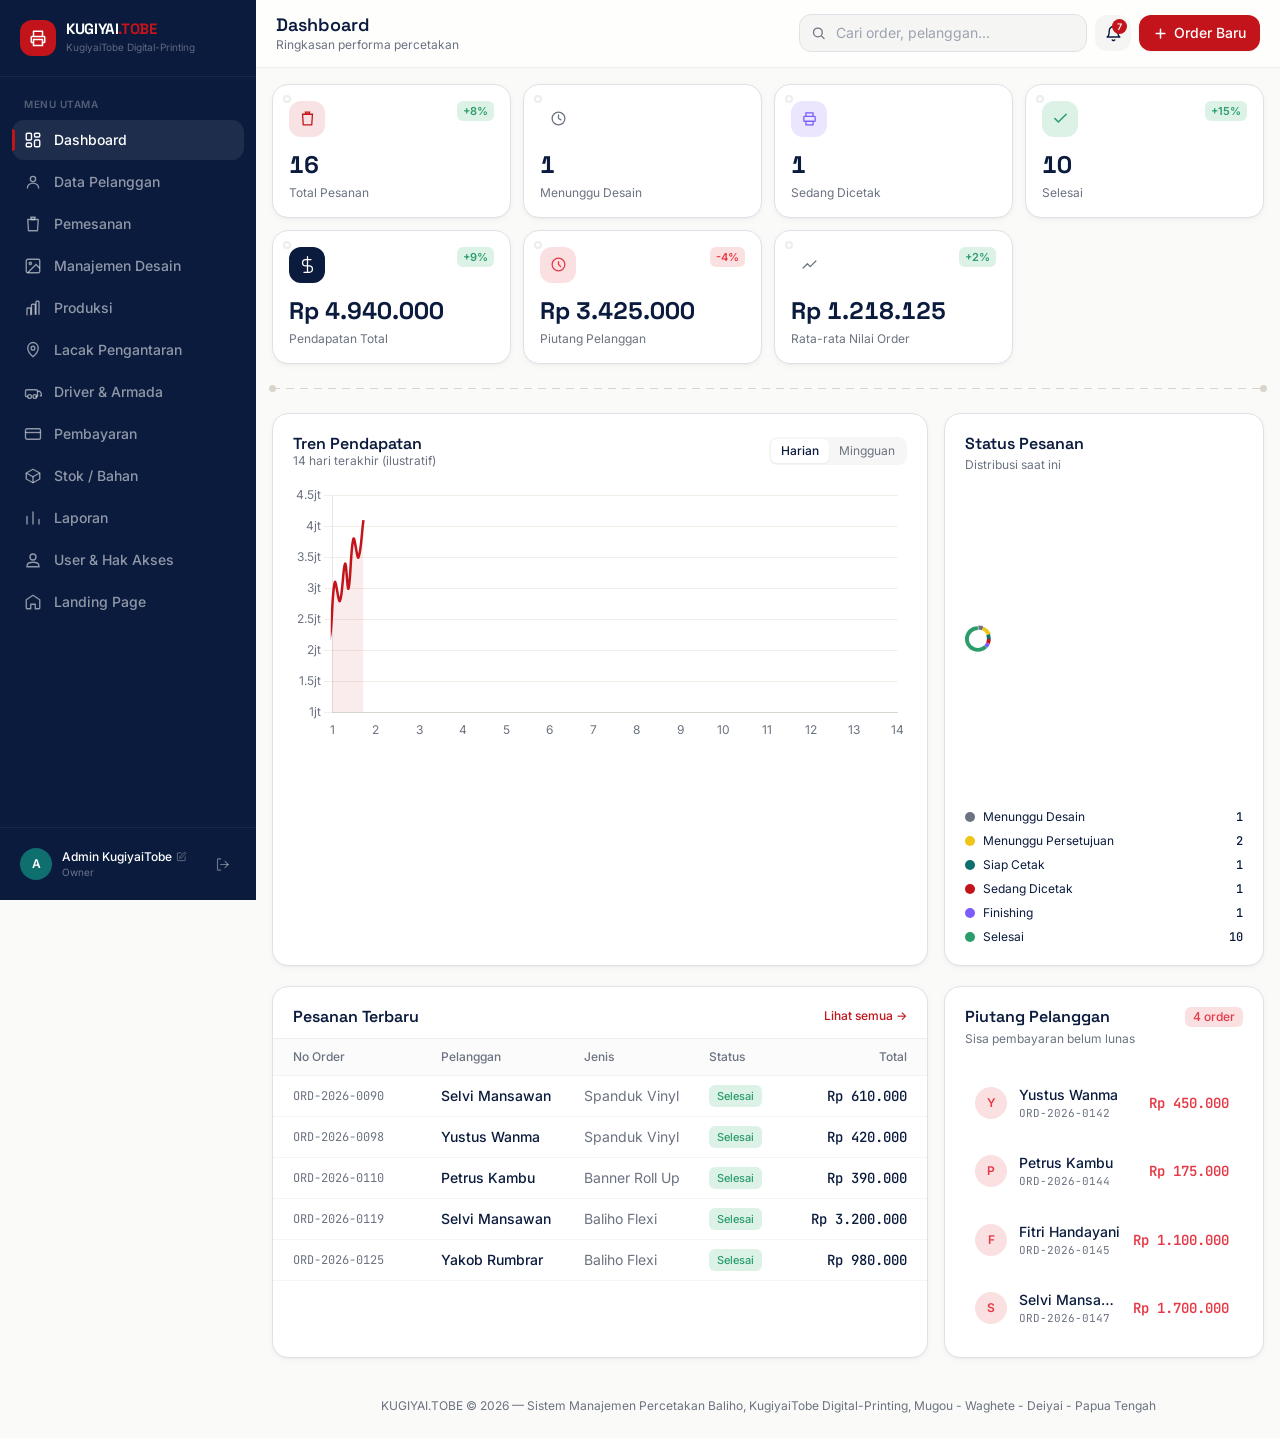
<file: dashboard.html>
<!DOCTYPE html>
<html lang="id">

<head>
    <meta charset="UTF-8">
    <meta name="viewport" content="width=device-width, initial-scale=1.0">
    <title>CETAK.OS — KugiyaiTobe Digital-Printing</title>

    <link rel="preconnect" href="https://fonts.googleapis.com">
    <link
        href="https://fonts.googleapis.com/css2?family=Space+Grotesk:wght@400;500;600;700&family=Inter:wght@400;500;600;700;800&family=JetBrains+Mono:wght@400;500;600&display=swap"
        rel="stylesheet">

    <link href="asset/css/bootstrap.min.css" rel="stylesheet">
    <script src="asset/js/chart.min.js"></script>
    <!-- Leaflet.js — dipakai oleh fitur Peta GPS Pengantaran (peta interaktif + tile OpenStreetMap).
         Di-hosting lokal (bukan CDN) agar tidak diblokir Content-Security-Policy pada environment
         yang membatasi script-src eksternal; koneksi internet tetap dibutuhkan hanya untuk memuat
         tile peta OpenStreetMap saat runtime, sisa aplikasi tetap berjalan offline. -->
    <link rel="stylesheet" href="asset/css/leaflet.css">
    <script src="asset/js/leaflet.js"></script>
    <link rel="stylesheet" href="asset/css/dashboard.css">
    <link rel="stylesheet" href="asset/css/tailwind.built.min.css">

    <!-- SweetAlert2 — sistem tunggal untuk seluruh dialog konfirmasi & notifikasi
         toast di aplikasi ini, menggantikan window.confirm()/alert() bawaan browser
         agar tampilannya konsisten dengan gaya visual CETAK.OS. Di-hosting lokal
         (bukan CDN) agar tidak diblokir Content-Security-Policy "script-src". -->
    <link rel="stylesheet" href="asset/css/sweetalert2.min.css">
    <script src="asset/js/sweetalert2.min.js"></script>

</head>

<body class="bg-canvas text-ink font-body antialiased" x-data="app()">

    <!-- ================= APP SHELL ================= -->
    <div class="min-h-screen flex">

        <!-- ============ SIDEBAR ============ -->
        <aside class="hidden lg:flex flex-col w-64 shrink-0 bg-ink text-white h-screen sticky top-0">
            <div class="px-5 py-5 flex items-center gap-2.5 border-b border-white/[0.06]">
                <div class="w-9 h-9 rounded-xl bg-primary flex items-center justify-center shrink-0">
                    <svg width="18" height="18" viewBox="0 0 24 24" fill="none">
                        <path d="M6 9V3H18V9" stroke="white" stroke-width="2" stroke-linecap="round"
                            stroke-linejoin="round" />
                        <path
                            d="M6 18H4C3.44772 18 3 17.5523 3 17V11C3 10.4477 3.44772 10 4 10H20C20.5523 10 21 10.4477 21 11V17C21 17.5523 20.5523 18 20 18H18"
                            stroke="white" stroke-width="2" stroke-linecap="round" stroke-linejoin="round" />
                        <rect x="6" y="14" width="12" height="8" stroke="white" stroke-width="2" />
                    </svg>
                </div>
                <div>
                    <div class="font-display font-bold text-[15px] leading-none tracking-tight">KUGIYAI<span
                            class="text-primary">.TOBE</span></div>
                    <div class="text-[10px] text-white/35 mt-1">KugiyaiTobe Digital-Printing</div>
                </div>
            </div>

            <nav class="flex-1 overflow-y-auto py-4 px-3 space-y-0.5">
                <div class="text-[10px] uppercase tracking-wider text-white/30 font-semibold px-3 mb-2 mt-1"
                    x-text="loginRole==='Pelanggan' ? 'Menu Pelanggan' : 'Menu Utama'"></div>
                <template x-for="item in navItems" :key="item.key">
                    <button @click="page=item.key"
                        :class="page===item.key ? 'active bg-white/[0.08] text-white' : 'text-white/55'"
                        class="nav-link-item w-full flex items-center gap-3 px-3 py-2.5 rounded-xl text-sm font-medium">
                        <span x-html="item.icon" class="shrink-0 w-4.5 h-4.5"></span>
                        <span x-text="item.label"></span>
                    </button>
                </template>
            </nav>

            <div class="p-3 border-t border-white/[0.06]">
                <div class="flex items-center gap-2.5 px-2 py-2 rounded-xl hover:bg-white/[0.06] transition-colors cursor-pointer group"
                    @click="openModalProfil()" title="Klik untuk kelola Profil & Peran">
                    <div
                        class="w-8 h-8 rounded-full bg-teal flex items-center justify-center text-xs font-semibold shrink-0 group-hover:ring-2 group-hover:ring-primary transition-all overflow-hidden text-white">
                        <template x-if="loginUserAvatar">
                            <img :src="loginUserAvatar" class="w-full h-full object-cover" alt="User Avatar">
                        </template>
                        <template x-if="!loginUserAvatar">
                            <span
                                x-text="loginRole==='Pelanggan' && myCustomer ? myCustomer.nama.charAt(0) : (loginUserName ? loginUserName.charAt(0).toUpperCase() : 'AC')"></span>
                        </template>
                    </div>
                    <div class="min-w-0 flex-1">
                        <div class="text-xs font-medium truncate flex items-center gap-1">
                            <span
                                x-text="loginRole==='Pelanggan' && myCustomer ? myCustomer.nama : (loginUserName || 'Admin KugiyaiTobe')"></span>
                            <svg width="11" height="11" viewBox="0 0 24 24" fill="none"
                                class="text-white/40 group-hover:text-primary shrink-0 transition-colors">
                                <path
                                    d="M11 4H4C3.44772 4 3 4.44772 3 5V20C3 20.5523 3.44772 21 4 21H19C19.5523 21 20 20.5523 20 20V13"
                                    stroke="currentColor" stroke-width="1.8" stroke-linecap="round" />
                                <path d="M18.5 2.5L21.5 5.5L12 15L8 16L9 12L18.5 2.5Z" stroke="currentColor"
                                    stroke-width="1.8" stroke-linejoin="round" />
                            </svg>
                        </div>
                        <div class="text-[10px] text-white/40" x-text="loginRole"></div>
                    </div>
                    <button @click.stop="logout()" title="Keluar"
                        class="shrink-0 w-7 h-7 rounded-lg flex items-center justify-center text-white/40 hover:text-white hover:bg-white/[0.08] transition-colors">
                        <svg width="15" height="15" viewBox="0 0 24 24" fill="none">
                            <path d="M9 21H5C4.44772 21 4 20.5523 4 20V4C4 3.44772 4.44772 3 5 3H9"
                                stroke="currentColor" stroke-width="1.8" stroke-linecap="round"
                                stroke-linejoin="round" />
                            <path d="M16 17L21 12L16 7" stroke="currentColor" stroke-width="1.8" stroke-linecap="round"
                                stroke-linejoin="round" />
                            <path d="M21 12H9" stroke="currentColor" stroke-width="1.8" stroke-linecap="round" />
                        </svg>
                    </button>
                </div>
            </div>
        </aside>

        <!-- ============ MOBILE OFFCANVAS SIDEBAR (bootstrap) ============ -->
        <div class="offcanvas offcanvas-start bg-ink text-white lg:hidden" tabindex="-1" id="mobileSidebar"
            style="width:270px;">
            <div class="offcanvas-header border-b border-white/10">
                <span class="inline-flex items-center gap-2">
                    <span class="w-7 h-7 rounded-lg bg-primary flex items-center justify-center shrink-0">
                        <svg width="14" height="14" viewBox="0 0 24 24" fill="none">
                            <path d="M6 9V3H18V9" stroke="white" stroke-width="2" stroke-linecap="round"
                                stroke-linejoin="round" />
                            <path
                                d="M6 18H4C3.44772 18 3 17.5523 3 17V11C3 10.4477 3.44772 10 4 10H20C20.5523 10 21 10.4477 21 11V17C21 17.5523 20.5523 18 20 18H18"
                                stroke="white" stroke-width="2" stroke-linecap="round" stroke-linejoin="round" />
                            <rect x="6" y="14" width="12" height="8" stroke="white" stroke-width="2" />
                        </svg>
                    </span>
                    <span class="font-display font-bold text-white">KUGIYAI<span
                            class="text-primary">.TOBE</span></span>
                </span>
                <button type="button" class="btn-close btn-close-white" data-bs-dismiss="offcanvas"></button>
            </div>
            <div class="offcanvas-body p-3 flex flex-col">
                <template x-for="item in navItems" :key="'m-'+item.key">
                    <button @click="page=item.key" data-bs-dismiss="offcanvas"
                        :class="page===item.key ? 'bg-white/10 text-white' : 'text-white/60'"
                        class="w-full flex items-center gap-3 px-3 py-2.5 rounded-xl text-sm font-medium mb-1">
                        <span x-html="item.icon" class="w-4.5 h-4.5"></span>
                        <span x-text="item.label"></span>
                    </button>
                </template>
                <div class="mt-auto border-t border-white/[0.06] pt-3">
                    <button @click="openModalProfil()" data-bs-dismiss="offcanvas"
                        class="w-full flex items-center gap-2.5 px-3 py-2 rounded-xl text-xs font-medium text-white/80 hover:bg-white/[0.06] mb-1">
                        <div
                            class="w-6 h-6 rounded-full bg-teal flex items-center justify-center text-[10px] font-semibold overflow-hidden text-white shrink-0">
                            <template x-if="loginUserAvatar">
                                <img :src="loginUserAvatar" class="w-full h-full object-cover" alt="User Avatar">
                            </template>
                            <template x-if="!loginUserAvatar">
                                <span
                                    x-text="loginRole==='Pelanggan' && myCustomer ? myCustomer.nama.charAt(0) : (loginUserName ? loginUserName.charAt(0).toUpperCase() : 'AC')"></span>
                            </template>
                        </div>
                        <span class="truncate flex-1 text-left" x-text="loginUserName || 'Profil Akun'"></span>
                        <span class="text-[10px] bg-white/10 px-1.5 py-0.5 rounded text-white/60"
                            x-text="loginRole"></span>
                    </button>
                    <button @click="logout()" data-bs-dismiss="offcanvas"
                        class="w-full flex items-center gap-3 px-3 py-2 rounded-xl text-sm font-medium text-white/50 hover:text-white hover:bg-white/[0.06]">
                        <svg width="17" height="17" viewBox="0 0 24 24" fill="none" class="w-4.5 h-4.5">
                            <path d="M9 21H5C4.44772 21 4 20.5523 4 20V4C4 3.44772 4.44772 3 5 3H9"
                                stroke="currentColor" stroke-width="1.8" stroke-linecap="round"
                                stroke-linejoin="round" />
                            <path d="M16 17L21 12L16 7" stroke="currentColor" stroke-width="1.8" stroke-linecap="round"
                                stroke-linejoin="round" />
                            <path d="M21 12H9" stroke="currentColor" stroke-width="1.8" stroke-linecap="round" />
                        </svg>
                        <span>Keluar</span>
                    </button>
                </div>
            </div>
        </div>

        <!-- ============ MAIN ============ -->
        <div class="flex-1 min-w-0 flex flex-col">

            <!-- Topbar -->
            <header class="sticky top-0 z-30 glass border-b border-black/[0.06]">
                <div class="flex items-center gap-4 px-5 py-3.5">
                    <button class="lg:hidden text-ink/70" data-bs-toggle="offcanvas" data-bs-target="#mobileSidebar">
                        <svg width="22" height="22" viewBox="0 0 24 24" fill="none">
                            <path d="M4 6H20M4 12H20M4 18H20" stroke="currentColor" stroke-width="2"
                                stroke-linecap="round" />
                        </svg>
                    </button>

                    <div>
                        <h1 class="font-display font-semibold text-lg leading-tight" x-text="currentNav.label"></h1>
                        <p class="text-xs text-steel hidden sm:block" x-text="currentNav.desc"></p>
                    </div>

                    <div class="ml-auto flex items-center gap-2 sm:gap-3">
                        <div class="relative hidden md:block">
                            <svg class="absolute left-3 top-1/2 -translate-y-1/2 text-steel" width="15" height="15"
                                viewBox="0 0 24 24" fill="none">
                                <circle cx="11" cy="11" r="7" stroke="currentColor" stroke-width="2" />
                                <path d="M21 21L16.65 16.65" stroke="currentColor" stroke-width="2"
                                    stroke-linecap="round" />
                            </svg>
                            <input x-model="globalSearch" @keyup.enter="runGlobalSearch()" type="text"
                                placeholder="Cari order, pelanggan..."
                                class="w-56 xl:w-72 bg-black/[0.035] border border-black/[0.06] rounded-xl pl-9 pr-3 py-2 text-sm outline-none focus:border-primary/50 focus:bg-white transition-all">
                        </div>

                        <div class="relative">
                            <button @click="notifOpen=!notifOpen" @click.outside="notifOpen=false"
                                class="relative w-9 h-9 rounded-xl bg-black/[0.035] hover:bg-black/[0.06] flex items-center justify-center transition-colors">
                                <svg width="17" height="17" viewBox="0 0 24 24" fill="none">
                                    <path
                                        d="M18 8C18 6.4087 17.3679 4.88258 16.2426 3.75736C15.1174 2.63214 13.5913 2 12 2C10.4087 2 8.88258 2.63214 7.75736 3.75736C6.63214 4.88258 6 6.4087 6 8C6 15 3 17 3 17H21C21 17 18 15 18 8Z"
                                        stroke="currentColor" stroke-width="2" stroke-linecap="round"
                                        stroke-linejoin="round" />
                                    <path
                                        d="M13.73 21C13.5542 21.3031 13.3018 21.5547 12.9982 21.7295C12.6946 21.9044 12.3504 21.9965 12 21.9965C11.6496 21.9965 11.3054 21.9044 11.0018 21.7295C10.6982 21.5547 10.4458 21.3031 10.27 21"
                                        stroke="currentColor" stroke-width="2" stroke-linecap="round"
                                        stroke-linejoin="round" />
                                </svg>
                                <span x-show="notifications.length>0"
                                    class="absolute top-1 right-1 min-w-[15px] h-[15px] px-0.5 bg-primary rounded-full text-[9px] text-white flex items-center justify-center font-semibold"
                                    x-text="notifications.length"></span>
                            </button>
                            <div x-show="notifOpen" x-cloak x-transition
                                class="absolute right-0 top-full mt-2 w-72 bg-white rounded-2xl shadow-pop border border-black/[0.06] p-3 z-40 max-h-80 overflow-y-auto">
                                <div class="text-xs font-semibold px-1 mb-2">Notifikasi</div>
                                <template x-for="(n,ni) in notifications" :key="ni">
                                    <div
                                        class="flex items-start gap-2 px-1 py-2 rounded-lg hover:bg-black/[0.02] text-xs">
                                        <span x-text="n.icon"></span>
                                        <span class="text-ink/80" x-text="n.text"></span>
                                    </div>
                                </template>
                                <div x-show="notifications.length===0" class="text-xs text-steel px-1 py-2">Tidak ada
                                    notifikasi saat ini.</div>
                            </div>
                        </div>

                        <button
                            class="btn-press bg-primary hover:bg-primary-dark text-white text-sm font-medium px-3.5 py-2 rounded-xl flex items-center gap-1.5 transition-colors shadow-sm shadow-primary/20"
                            @click="resetFormOrder()" data-bs-toggle="modal" data-bs-target="#modalOrderBaru">
                            <svg width="15" height="15" viewBox="0 0 24 24" fill="none">
                                <path d="M12 5V19M5 12H19" stroke="currentColor" stroke-width="2.4"
                                    stroke-linecap="round" />
                            </svg>
                            <span class="hidden sm:inline"
                                x-text="loginRole==='Pelanggan' ? 'Pesan Sekarang' : 'Order Baru'"></span>
                        </button>
                    </div>
                </div>
            </header>

            <main class="flex-1 p-4 sm:p-6 max-w-[1400px] w-full mx-auto">

                <!-- =======================================================
     SECTION 1 — DASHBOARD
======================================================= -->
                <section x-show="page==='dashboard'" x-cloak x-transition:enter="transition ease-out duration-300"
                    x-transition:enter-start="opacity-0 translate-y-2"
                    x-transition:enter-end="opacity-100 translate-y-0">

                    <!-- Customer welcome banner -->
                    <div x-show="loginRole==='Pelanggan'"
                        class="rise bg-ink text-white rounded-2xl p-5 sm:p-6 mb-5 relative overflow-hidden">
                        <div class="absolute -right-10 -top-10 w-40 h-40 rounded-full bg-primary/20 blur-3xl floaty">
                        </div>
                        <div class="relative flex flex-col sm:flex-row sm:items-center gap-4">
                            <div>
                                <div class="text-xs text-white/50 mb-1">Selamat datang kembali,</div>
                                <div class="font-display font-bold text-xl"
                                    x-text="myCustomer ? myCustomer.nama : 'Pelanggan'"></div>
                                <div class="text-xs text-white/40 mt-0.5"
                                    x-text="myCustomer ? (myCustomer.instansi || myCustomer.hp) : ''"></div>
                            </div>
                            <button
                                class="btn-press ml-0 sm:ml-auto bg-primary hover:bg-primary-dark text-white text-sm font-medium px-4 py-2.5 rounded-xl flex items-center gap-2 shrink-0"
                                @click="resetFormOrder()" data-bs-toggle="modal" data-bs-target="#modalOrderBaru">
                                <svg width="15" height="15" viewBox="0 0 24 24" fill="none">
                                    <path d="M12 5V19M5 12H19" stroke="currentColor" stroke-width="2.4"
                                        stroke-linecap="round" />
                                </svg>
                                Buat Pesanan Baru
                            </button>
                        </div>
                    </div>

                    <!-- KPI Row -->
                    <div class="grid grid-cols-2 lg:grid-cols-4 gap-3 sm:gap-4 mb-5">
                        <template x-for="(kpi,i) in kpis" :key="kpi.label">
                            <div class="rise grommet card-hover bg-white rounded-2xl p-4 sm:p-5 shadow-soft border border-black/[0.04]"
                                :class="'d'+(i+1)">
                                <div class="flex items-start justify-between mb-3">
                                    <div :class="kpi.iconBg" class="w-9 h-9 rounded-xl flex items-center justify-center"
                                        x-html="kpi.icon"></div>
                                    <span x-show="kpi.trend!==0"
                                        :class="kpi.trend>=0 ? 'text-green bg-green-light' : 'text-crimson bg-crimson-light'"
                                        class="text-[11px] font-semibold px-1.5 py-0.5 rounded-md flex items-center gap-0.5">
                                        <span x-text="(kpi.trend>=0?'+':'')+kpi.trend+'%'"></span>
                                    </span>
                                </div>
                                <div class="font-display font-bold text-2xl tabular-nums" x-text="kpi.value"></div>
                                <div class="text-xs text-steel mt-1" x-text="kpi.label"></div>
                            </div>
                        </template>
                    </div>

                    <div class="cut-divider my-6"></div>

                    <div class="grid grid-cols-1 xl:grid-cols-3 gap-4 sm:gap-5">
                        <!-- revenue chart (staff only) -->
                        <div x-show="loginRole!=='Pelanggan'"
                            class="xl:col-span-2 rise d2 bg-white rounded-2xl p-5 shadow-soft border border-black/[0.04]">
                            <div class="flex items-center justify-between mb-4">
                                <div>
                                    <h3 class="font-display font-semibold">Tren Pendapatan</h3>
                                    <p class="text-xs text-steel"
                                        x-text="(revenueRange==='harian' ? '14 hari terakhir' : '8 minggu terakhir') + ' (ilustratif)'">
                                    </p>
                                </div>
                                <div class="flex bg-black/[0.035] rounded-lg p-0.5 text-xs">
                                    <button @click="revenueRange='harian'"
                                        :class="revenueRange==='harian' ? 'bg-white shadow-sm font-medium' : 'text-steel'"
                                        class="btn-press px-2.5 py-1 rounded-md transition-colors">Harian</button>
                                    <button @click="revenueRange='mingguan'"
                                        :class="revenueRange==='mingguan' ? 'bg-white shadow-sm font-medium' : 'text-steel'"
                                        class="btn-press px-2.5 py-1 rounded-md transition-colors">Mingguan</button>
                                </div>
                            </div>
                            <div class="h-64"><canvas id="chartRevenue"></canvas></div>
                        </div>

                        <!-- customer summary card (customer only) -->
                        <div x-show="loginRole==='Pelanggan'"
                            class="xl:col-span-2 rise d2 bg-white rounded-2xl p-5 shadow-soft border border-black/[0.04]">
                            <h3 class="font-display font-semibold mb-1">Ringkasan Akun Saya</h3>
                            <p class="text-xs text-steel mb-4">Detail kontak &amp; kontak untuk pesanan Anda</p>
                            <div class="grid grid-cols-1 sm:grid-cols-2 gap-3 text-sm">
                                <div class="bg-black/[0.03] rounded-xl p-3.5">
                                    <div class="text-[11px] text-steel mb-0.5">Nomor HP</div>
                                    <div class="font-medium" x-text="myCustomer ? myCustomer.hp : '—'"></div>
                                </div>
                                <div class="bg-black/[0.03] rounded-xl p-3.5">
                                    <div class="text-[11px] text-steel mb-0.5">Instansi</div>
                                    <div class="font-medium"
                                        x-text="myCustomer && myCustomer.instansi ? myCustomer.instansi : 'Perorangan'">
                                    </div>
                                </div>
                                <div class="bg-black/[0.03] rounded-xl p-3.5 sm:col-span-2">
                                    <div class="text-[11px] text-steel mb-0.5">Alamat</div>
                                    <div class="font-medium" x-text="myCustomer ? myCustomer.alamat : '—'"></div>
                                </div>
                            </div>
                            <div class="cut-divider my-4"></div>
                            <div class="flex items-center justify-between text-sm">
                                <span class="text-steel">Desain menunggu persetujuan Anda</span>
                                <button @click="page='desain'" class="font-semibold text-primary hover:underline"
                                    x-text="myDesigns.filter(d=>d.status==='menunggu').length+' desain →'"></button>
                            </div>
                        </div>

                        <!-- status doughnut -->
                        <div
                            class="rise d3 bg-white rounded-2xl p-5 shadow-soft border border-black/[0.04] flex flex-col">
                            <h3 class="font-display font-semibold mb-1"
                                x-text="loginRole==='Pelanggan' ? 'Status Pesanan Saya' : 'Status Pesanan'"></h3>
                            <p class="text-xs text-steel mb-4">Distribusi saat ini</p>
                            <div class="h-44 flex-1"><canvas id="chartStatus"></canvas></div>
                            <div class="space-y-2 mt-3">
                                <template x-for="s in statusDist" :key="s.label">
                                    <div class="flex items-center justify-between text-xs">
                                        <div class="flex items-center gap-2"><span class="w-2.5 h-2.5 rounded-full"
                                                :style="'background:'+s.color"></span><span x-text="s.label"></span>
                                        </div>
                                        <span class="font-mono font-medium" x-text="s.value"></span>
                                    </div>
                                </template>
                            </div>
                        </div>
                    </div>

                    <div class="grid grid-cols-1 lg:grid-cols-3 gap-4 sm:gap-5 mt-5">
                        <!-- Pesanan terbaru -->
                        <div
                            class="lg:col-span-2 rise d4 bg-white rounded-2xl shadow-soft border border-black/[0.04] overflow-hidden">
                            <div class="flex items-center justify-between p-5 pb-3">
                                <h3 class="font-display font-semibold"
                                    x-text="loginRole==='Pelanggan' ? 'Pesanan Saya Terbaru' : 'Pesanan Terbaru'"></h3>
                                <button @click="page='order'"
                                    class="text-xs text-primary font-medium hover:underline">Lihat semua →</button>
                            </div>
                            <div class="overflow-x-auto">
                                <table class="w-full text-sm">
                                    <thead>
                                        <tr
                                            class="text-left text-steel text-xs border-y border-black/[0.05] bg-black/[0.015]">
                                            <th class="py-2.5 px-5 font-medium">No Order</th>
                                            <th class="font-medium">Pelanggan</th>
                                            <th class="font-medium">Jenis</th>
                                            <th class="font-medium">Status</th>
                                            <th class="font-medium text-right pr-5">Total</th>
                                        </tr>
                                    </thead>
                                    <tbody>
                                        <template x-for="o in dashboardOrders.slice(0,5)" :key="o.no">
                                            <tr class="border-b border-black/[0.04] hover:bg-black/[0.015] transition-colors cursor-pointer"
                                                @click="viewOrder(o)" data-bs-toggle="modal"
                                                data-bs-target="#modalDetailOrder">
                                                <td class="py-3 px-5 font-mono text-xs text-steel" x-text="o.no"></td>
                                                <td class="font-medium" x-text="o.pelanggan"></td>
                                                <td class="text-steel" x-text="o.jenis"></td>
                                                <td><span :class="statusBadge(o.statusProduksi).cls"
                                                        class="text-[11px] font-medium px-2 py-1 rounded-md"
                                                        x-text="statusBadge(o.statusProduksi).label"></span></td>
                                                <td class="text-right pr-5 font-mono font-medium"
                                                    x-text="rupiah(o.total)"></td>
                                            </tr>
                                        </template>
                                        <tr x-show="dashboardOrders.length===0">
                                            <td colspan="5" class="text-center text-steel text-xs py-8">Belum ada
                                                pesanan.</td>
                                        </tr>
                                    </tbody>
                                </table>
                            </div>
                        </div>

                        <!-- Piutang -->
                        <div class="rise d5 bg-white rounded-2xl shadow-soft border border-black/[0.04] p-5">
                            <div class="flex items-center justify-between mb-1">
                                <h3 class="font-display font-semibold"
                                    x-text="loginRole==='Pelanggan' ? 'Tagihan Saya' : 'Piutang Pelanggan'"></h3>
                                <span class="text-crimson text-xs bg-crimson-light px-2 py-0.5 rounded-md font-medium"
                                    x-text="dashboardOrders.filter(o=>o.sisa>0).length+' order'"></span>
                            </div>
                            <p class="text-xs text-steel mb-4">Sisa pembayaran belum lunas</p>
                            <div class="space-y-3 max-h-72 overflow-y-auto pr-1">
                                <template x-for="o in dashboardOrders.filter(o=>o.sisa>0)" :key="'p'+o.no">
                                    <div
                                        class="flex items-center gap-3 p-2.5 rounded-xl hover:bg-black/[0.02] transition-colors">
                                        <div class="w-8 h-8 rounded-full bg-crimson-light text-crimson flex items-center justify-center text-xs font-semibold shrink-0"
                                            x-text="o.pelanggan.charAt(0)"></div>
                                        <div class="min-w-0 flex-1">
                                            <div class="text-sm font-medium truncate" x-text="o.pelanggan"></div>
                                            <div class="text-[11px] text-steel font-mono" x-text="o.no"></div>
                                        </div>
                                        <div class="text-sm font-mono font-semibold text-crimson"
                                            x-text="rupiah(o.sisa)"></div>
                                    </div>
                                </template>
                                <div x-show="dashboardOrders.filter(o=>o.sisa>0).length===0"
                                    class="text-center text-xs text-steel py-6">Tidak ada tagihan tertunda 🎉</div>
                            </div>
                        </div>
                    </div>
                </section>

                <!-- =======================================================
     SECTION 2 — DATA PELANGGAN (staff only)
======================================================= -->
                <section x-show="page==='pelanggan' && loginRole!=='Pelanggan'" x-cloak
                    x-transition:enter="transition ease-out duration-300"
                    x-transition:enter-start="opacity-0 translate-y-2"
                    x-transition:enter-end="opacity-100 translate-y-0">
                    <div class="flex flex-col sm:flex-row sm:items-center gap-3 justify-between mb-5">
                        <div class="relative w-full sm:w-72">
                            <svg class="absolute left-3 top-1/2 -translate-y-1/2 text-steel" width="15" height="15"
                                viewBox="0 0 24 24" fill="none">
                                <circle cx="11" cy="11" r="7" stroke="currentColor" stroke-width="2" />
                                <path d="M21 21L16.65 16.65" stroke="currentColor" stroke-width="2"
                                    stroke-linecap="round" />
                            </svg>
                            <input x-model="custSearch" type="text" placeholder="Cari nama / instansi..."
                                class="w-full bg-white border border-black/[0.07] rounded-xl pl-9 pr-3 py-2.5 text-sm outline-none focus:border-primary/50 transition-colors">
                        </div>
                        <button @click="resetFormPelanggan()" data-bs-toggle="modal" data-bs-target="#modalPelanggan"
                            class="btn-press bg-ink hover:bg-inksoft text-white text-sm font-medium px-4 py-2.5 rounded-xl flex items-center gap-2 transition-colors">
                            <svg width="15" height="15" viewBox="0 0 24 24" fill="none">
                                <path d="M12 5V19M5 12H19" stroke="currentColor" stroke-width="2.4"
                                    stroke-linecap="round" />
                            </svg>
                            Tambah Pelanggan
                        </button>
                    </div>

                    <div class="grid grid-cols-1 md:grid-cols-2 xl:grid-cols-3 gap-4">
                        <template x-for="(c,i) in filteredCustomers" :key="c.id">
                            <div class="rise grommet card-hover bg-white rounded-2xl p-5 shadow-soft border border-black/[0.04]"
                                :class="'d'+((i%4)+1)">
                                <div class="flex items-start gap-3 mb-4">
                                    <div class="w-11 h-11 rounded-2xl bg-teal-light text-teal flex items-center justify-center font-display font-bold shrink-0"
                                        x-text="c.nama.charAt(0)"></div>
                                    <div class="min-w-0">
                                        <div class="font-semibold truncate" x-text="c.nama"></div>
                                        <div class="text-xs text-steel truncate" x-text="c.instansi || 'Perorangan'">
                                        </div>
                                    </div>
                                    <button class="ml-auto text-steel hover:text-ink" @click="viewCustomer(c)"
                                        data-bs-toggle="modal" data-bs-target="#modalDetailPelanggan">
                                        <svg width="16" height="16" viewBox="0 0 24 24" fill="none">
                                            <path d="M9 18L15 12L9 6" stroke="currentColor" stroke-width="2"
                                                stroke-linecap="round" stroke-linejoin="round" />
                                        </svg>
                                    </button>
                                </div>
                                <div class="space-y-1.5 text-xs text-steel mb-4">
                                    <div class="flex items-center gap-2"><svg width="13" height="13" viewBox="0 0 24 24"
                                            fill="none" class="shrink-0">
                                            <path
                                                d="M22 16.92V19.92C22 20.47 21.55 20.92 21 20.92C10.4 20.92 2 12.52 2 1.92C2 1.37 2.45 0.92 3 0.92H6C6.55 0.92 7 1.37 7 1.92C7 3.42 7.25 4.87 7.72 6.22C7.86 6.62 7.76 7.07 7.44 7.36L5.9 8.9C7.07 11.62 9.28 13.83 12 15L13.54 13.46C13.83 13.14 14.28 13.04 14.68 13.18C16.03 13.65 17.48 13.9 18.98 13.9C19.53 13.9 19.98 14.35 19.98 14.9L22 16.92Z"
                                                stroke="currentColor" stroke-width="1.6" />
                                        </svg><span x-text="c.hp"></span></div>
                                    <div class="flex items-start gap-2"><svg width="13" height="13" viewBox="0 0 24 24"
                                            fill="none" class="shrink-0 mt-0.5">
                                            <path
                                                d="M21 10C21 17 12 23 12 23C12 23 3 17 3 10C3 5.02944 7.02944 1 12 1C16.9706 1 21 5.02944 21 10Z"
                                                stroke="currentColor" stroke-width="1.6" />
                                            <circle cx="12" cy="10" r="3" stroke="currentColor" stroke-width="1.6" />
                                        </svg><span x-text="c.alamat" class="line-clamp-1"></span></div>
                                </div>
                                <div class="cut-divider mb-3"></div>
                                <div class="flex items-center justify-between text-xs">
                                    <span class="text-steel">Riwayat pesanan</span>
                                    <span class="font-mono font-semibold"
                                        x-text="customerRiwayat(c).length+' order'"></span>
                                </div>
                                <div class="flex items-center justify-between text-xs mt-1">
                                    <span class="text-steel">Total belanja</span>
                                    <span class="font-mono font-semibold text-green"
                                        x-text="rupiah(customerRiwayat(c).reduce((a,b)=>a+b.total,0))"></span>
                                </div>
                            </div>
                        </template>
                        <div x-show="filteredCustomers.length===0"
                            class="col-span-full text-center text-steel text-sm py-12">Tidak ada pelanggan yang cocok.
                        </div>
                    </div>
                </section>

                <!-- =======================================================
     SECTION 3 — PEMESANAN / ORDER
======================================================= -->
                <section x-show="page==='order'" x-cloak x-transition:enter="transition ease-out duration-300"
                    x-transition:enter-start="opacity-0 translate-y-2"
                    x-transition:enter-end="opacity-100 translate-y-0">
                    <div class="flex flex-col sm:flex-row sm:items-center gap-3 justify-between mb-5">
                        <div class="flex gap-2 overflow-x-auto pb-1">
                            <template x-for="f in ['Semua','Menunggu Desain','Sedang Dicetak','Selesai']" :key="f">
                                <button @click="orderFilter=f"
                                    :class="orderFilter===f ? 'bg-ink text-white' : 'bg-white text-steel border border-black/[0.07]'"
                                    class="btn-press text-xs font-medium px-3.5 py-2 rounded-xl whitespace-nowrap transition-colors"
                                    x-text="f"></button>
                            </template>
                        </div>
                        <button @click="resetFormOrder()" data-bs-toggle="modal" data-bs-target="#modalOrderBaru"
                            class="btn-press bg-primary hover:bg-primary-dark text-white text-sm font-medium px-4 py-2.5 rounded-xl flex items-center gap-2 transition-colors shadow-sm shadow-primary/20">
                            <svg width="15" height="15" viewBox="0 0 24 24" fill="none">
                                <path d="M12 5V19M5 12H19" stroke="currentColor" stroke-width="2.4"
                                    stroke-linecap="round" />
                            </svg>
                            <span x-text="loginRole==='Pelanggan' ? 'Pesan Sekarang' : 'Buat Order'"></span>
                        </button>
                    </div>

                    <div class="bg-white rounded-2xl shadow-soft border border-black/[0.04] overflow-hidden">
                        <div class="overflow-x-auto">
                            <table class="w-full text-sm min-w-[900px]">
                                <thead>
                                    <tr
                                        class="text-left text-steel text-xs border-b border-black/[0.06] bg-black/[0.015]">
                                        <th class="py-3 px-5 font-medium">No Order</th>
                                        <th class="font-medium">Pelanggan</th>
                                        <th class="font-medium">Jenis / Ukuran</th>
                                        <th class="font-medium">Jumlah</th>
                                        <th class="font-medium">Total</th>
                                        <th class="font-medium">DP</th>
                                        <th class="font-medium">Sisa</th>
                                        <th class="font-medium">Deadline</th>
                                        <th class="font-medium">Status</th>
                                        <th class="font-medium text-right pr-5">Aksi</th>
                                    </tr>
                                </thead>
                                <tbody>
                                    <template x-for="o in filteredOrders" :key="o.no">
                                        <tr
                                            class="border-b border-black/[0.04] hover:bg-black/[0.015] transition-colors">
                                            <td class="py-3 px-5 font-mono text-xs text-primary font-semibold"
                                                x-text="o.no"></td>
                                            <td class="font-medium" x-text="o.pelanggan"></td>
                                            <td>
                                                <div x-text="o.jenis"></div>
                                                <div class="text-[11px] text-steel font-mono" x-text="o.ukuran"></div>
                                            </td>
                                            <td class="font-mono" x-text="o.jumlah"></td>
                                            <td class="font-mono font-medium" x-text="rupiah(o.total)"></td>
                                            <td class="font-mono text-green" x-text="rupiah(o.dp)"></td>
                                            <td class="font-mono"
                                                :class="o.sisa>0?'text-crimson font-semibold':'text-steel'"
                                                x-text="rupiah(o.sisa)"></td>
                                            <td class="text-xs" x-text="o.deadline"></td>
                                            <td><span :class="statusBadge(o.statusProduksi).cls"
                                                    class="text-[11px] font-medium px-2 py-1 rounded-md whitespace-nowrap"
                                                    x-text="statusBadge(o.statusProduksi).label"></span></td>
                                            <td class="text-right pr-5">
                                                <button @click="viewOrder(o)" data-bs-toggle="modal"
                                                    data-bs-target="#modalDetailOrder"
                                                    class="p-1 rounded-lg text-steel hover:text-ink hover:bg-black/[0.05] transition-colors"
                                                    title="Lihat Detail Pesanan"><svg width="17" height="17"
                                                        viewBox="0 0 24 24" fill="none">
                                                        <circle cx="12" cy="12" r="1.5" fill="currentColor" />
                                                        <circle cx="19" cy="12" r="1.5" fill="currentColor" />
                                                        <circle cx="5" cy="12" r="1.5" fill="currentColor" />
                                                    </svg></button>
                                            </td>
                                        </tr>
                                    </template>
                                    <tr x-show="filteredOrders.length===0">
                                        <td colspan="10" class="text-center text-steel text-xs py-10">Tidak ada order
                                            yang cocok dengan filter/pencarian.</td>
                                    </tr>
                                </tbody>
                            </table>
                        </div>
                    </div>
                </section>

                <!-- =======================================================
     SECTION 4 — MANAJEMEN DESAIN
======================================================= -->
                <section x-show="page==='desain'" x-cloak x-transition:enter="transition ease-out duration-300"
                    x-transition:enter-start="opacity-0 translate-y-2"
                    x-transition:enter-end="opacity-100 translate-y-0" class="space-y-4">

                    <!-- Toolbar: Search, Filter Tabs & Upload Button -->
                    <div
                        class="flex flex-col md:flex-row md:items-center justify-between gap-3 bg-white p-4 rounded-2xl shadow-soft border border-black/[0.04]">
                        <div class="flex flex-col sm:flex-row sm:items-center gap-3">
                            <div class="relative w-full sm:w-64">
                                <svg width="14" height="14" viewBox="0 0 24 24" fill="none"
                                    class="absolute left-3 top-1/2 -translate-y-1/2 text-steel">
                                    <circle cx="11" cy="11" r="7" stroke="currentColor" stroke-width="2" />
                                    <path d="M20 20L16 16" stroke="currentColor" stroke-width="2"
                                        stroke-linecap="round" />
                                </svg>
                                <input type="text" x-model="desainSearch" placeholder="Cari order, klien, file..."
                                    class="w-full pl-9 pr-3 py-1.5 text-xs bg-paper rounded-xl border border-black/10 focus:outline-none focus:border-primary">
                            </div>

                            <div class="flex items-center gap-1.5 overflow-x-auto pb-0.5">
                                <template x-for="f in ['Semua','Menunggu','Revisi','Disetujui']" :key="f">
                                    <button type="button" @click="desainFilter=f"
                                        :class="desainFilter===f ? 'bg-ink text-white font-semibold' : 'bg-paper text-steel hover:text-ink border border-black/5'"
                                        class="px-3 py-1.5 rounded-xl text-xs whitespace-nowrap transition-all"
                                        x-text="f"></button>
                                </template>
                            </div>
                        </div>

                        <div class="flex items-center gap-2 justify-between sm:justify-end">
                            <span class="text-xs text-steel font-mono"
                                x-text="visibleDesigns.length + ' Desain'"></span>
                            <button x-show="loginRole!=='Pelanggan'" @click="resetFormDesain()" data-bs-toggle="modal"
                                data-bs-target="#modalUploadDesain"
                                class="btn-press bg-primary text-white text-xs font-semibold px-4 py-2 rounded-xl flex items-center gap-1.5 shadow-sm shadow-primary/20 hover:bg-primary-dark">
                                <svg width="13" height="13" viewBox="0 0 24 24" fill="none">
                                    <path d="M12 16V4M12 4L7 9M12 4L17 9" stroke="currentColor" stroke-width="2.2"
                                        stroke-linecap="round" stroke-linejoin="round" />
                                    <path d="M4 16V18C4 19.1046 4.89543 20 6 20H18C19.1046 20 20 19.1046 20 18V16"
                                        stroke="currentColor" stroke-width="2.2" stroke-linecap="round" />
                                </svg>
                                Upload Desain Baru
                            </button>
                        </div>
                    </div>

                    <!-- Design Cards Grid -->
                    <div class="grid grid-cols-1 sm:grid-cols-2 lg:grid-cols-3 gap-4">
                        <template x-for="(d,i) in visibleDesigns" :key="d.orderNo">
                            <div
                                class="group bg-white rounded-2xl shadow-soft border border-black/[0.05] overflow-hidden hover:shadow-md transition-all flex flex-col">
                                <!-- Card Image Artwork Container -->
                                <div class="relative aspect-[16/10] w-full bg-slate-900 overflow-hidden flex items-center justify-center cursor-pointer"
                                    @click="viewDesign(d)" data-bs-toggle="modal" data-bs-target="#modalDetailDesain">
                                    <template x-if="d.gambar">
                                        <img :src="d.gambar"
                                            class="w-full h-full object-cover group-hover:scale-105 transition-transform duration-300"
                                            :alt="d.orderNo" loading="lazy">
                                    </template>
                                    <template x-if="!d.gambar">
                                        <div class="w-full h-full flex flex-col items-center justify-center bg-gradient-to-br"
                                            :class="d.thumbBg || 'from-ink to-steel'">
                                            <svg width="36" height="36" viewBox="0 0 24 24" fill="none"
                                                class="text-white/60 mb-1">
                                                <rect x="3" y="3" width="18" height="18" rx="2" stroke="currentColor"
                                                    stroke-width="1.6" />
                                                <circle cx="8.5" cy="8.5" r="1.5" stroke="currentColor"
                                                    stroke-width="1.6" />
                                                <path d="M21 15L16 10L5 21" stroke="currentColor" stroke-width="1.6" />
                                            </svg>
                                            <span class="text-white/70 text-[10px] font-mono">Format Vektor
                                                (AI/CDR)</span>
                                        </div>
                                    </template>

                                    <!-- Version Badge -->
                                    <div class="absolute top-2.5 left-2.5 flex items-center gap-1">
                                        <span
                                            class="px-2 py-0.5 rounded-md text-[10px] font-mono font-bold bg-black/70 text-white backdrop-blur-sm shadow-xs"
                                            x-text="'v' + d.versi"></span>
                                        <span
                                            class="px-1.5 py-0.5 rounded-md text-[9px] font-mono font-medium bg-black/50 text-white/90 backdrop-blur-sm">CMYK</span>
                                    </div>

                                    <!-- Status Badge -->
                                    <span :class="desainStatusBadge(d.status).cls"
                                        class="absolute top-2.5 right-2.5 text-[10px] font-semibold px-2 py-0.5 rounded-md shadow-xs"
                                        x-text="desainStatusBadge(d.status).label"></span>

                                    <!-- Hover Preview Overlay Hint -->
                                    <div
                                        class="absolute inset-0 bg-black/30 opacity-0 group-hover:opacity-100 transition-opacity flex items-center justify-center">
                                        <span
                                            class="px-3 py-1.5 rounded-xl bg-white/90 text-ink text-xs font-semibold backdrop-blur-sm shadow-md flex items-center gap-1.5">
                                            <svg width="12" height="12" viewBox="0 0 24 24" fill="none">
                                                <circle cx="11" cy="11" r="7" stroke="currentColor" stroke-width="2" />
                                                <path d="M20 20L16 16" stroke="currentColor" stroke-width="2"
                                                    stroke-linecap="round" />
                                                <path d="M11 8V14M8 11H14" stroke="currentColor" stroke-width="2"
                                                    stroke-linecap="round" />
                                            </svg>
                                            Perbesar Desain
                                        </span>
                                    </div>
                                </div>

                                <!-- Card Content Body -->
                                <div class="p-4 flex-1 flex flex-col justify-between">
                                    <div>
                                        <div class="flex items-center justify-between gap-2 mb-1">
                                            <span class="font-mono text-xs font-bold text-primary"
                                                x-text="d.orderNo"></span>
                                            <span class="text-[11px] text-steel font-mono truncate"
                                                x-text="d.log && d.log.length ? d.log[d.log.length-1].tanggal : ''"></span>
                                        </div>
                                        <div class="font-semibold text-sm text-ink truncate mb-0.5"
                                            x-text="d.pelanggan"></div>
                                        <div class="flex items-center gap-1 text-xs text-steel font-mono truncate mb-2">
                                            <svg width="11" height="11" viewBox="0 0 24 24" fill="none"
                                                class="shrink-0 text-steel">
                                                <path
                                                    d="M14 2H6C4.89543 2 4 2.89543 4 4V20C4 21.1046 4.89543 22 6 22H18C19.1046 22 20 21.1046 20 20V8L14 2Z"
                                                    stroke="currentColor" stroke-width="1.8" />
                                                <path d="M14 2V8H20" stroke="currentColor" stroke-width="1.8" />
                                            </svg>
                                            <span x-text="d.file" class="truncate"></span>
                                        </div>

                                        <!-- Notes / Revision message if any -->
                                        <template x-if="d.catatan">
                                            <div class="p-2 rounded-lg bg-black/[0.03] border border-black/[0.04] text-[11px] text-steel line-clamp-2 mb-3"
                                                :title="d.catatan">
                                                <span class="font-semibold text-ink">Catatan:</span> <span
                                                    x-text="d.catatan"></span>
                                            </div>
                                        </template>
                                    </div>

                                    <!-- Action Buttons Toolbar -->
                                    <div class="pt-2 border-t border-black/[0.04] flex items-center gap-1.5 mt-2">
                                        <button type="button" @click="viewDesign(d)" data-bs-toggle="modal"
                                            data-bs-target="#modalDetailDesain"
                                            class="flex-1 text-xs font-semibold border border-black/[0.1] rounded-xl py-1.5 hover:bg-black/[0.03] text-steel hover:text-ink transition-colors text-center">
                                            Detail & Log
                                        </button>
                                        <button type="button" x-show="d.status==='menunggu'" @click="setujuiDesain(d)"
                                            class="btn-press px-3 py-1.5 text-xs font-semibold bg-green text-white rounded-xl hover:bg-green/90 shadow-sm transition-colors flex items-center gap-1">
                                            <svg width="11" height="11" viewBox="0 0 24 24" fill="none">
                                                <path d="M20 6L9 17L4 12" stroke="currentColor" stroke-width="2.5"
                                                    stroke-linecap="round" stroke-linejoin="round" />
                                            </svg>
                                            Setujui
                                        </button>
                                        <button type="button" x-show="d.status==='menunggu'"
                                            @click="mintaRevisiDesain(d)"
                                            class="btn-press px-2.5 py-1.5 text-xs font-semibold bg-crimson/10 text-crimson rounded-xl hover:bg-crimson hover:text-white transition-colors">
                                            Revisi
                                        </button>
                                        <button type="button" x-show="d.status==='revisi' && loginRole!=='Pelanggan'"
                                            @click="formDesain.orderNo=d.orderNo; formDesain.catatan=d.catatan;"
                                            data-bs-toggle="modal" data-bs-target="#modalUploadDesain"
                                            class="btn-press px-3 py-1.5 text-xs font-semibold bg-amber text-white rounded-xl hover:bg-amber/90 shadow-sm transition-colors">
                                            Upload Revisi
                                        </button>
                                    </div>
                                </div>
                            </div>
                        </template>

                        <!-- Empty State -->
                        <div x-show="visibleDesigns.length===0"
                            class="col-span-full text-center py-12 bg-white rounded-2xl border border-dashed border-black/10">
                            <p class="text-sm font-medium text-steel m-0">Tidak ada data desain yang sesuai dengan
                                pencarian / filter.</p>
                            <button type="button" @click="desainSearch=''; desainFilter='Semua';"
                                class="mt-2 text-xs font-semibold text-primary hover:underline">Reset Filter</button>
                        </div>
                    </div>
                </section>

                <!-- =======================================================
     SECTION 5 — PRODUKSI (KANBAN, staff only)
======================================================= -->
                <section x-show="page==='produksi' && loginRole!=='Pelanggan'" x-cloak
                    x-transition:enter="transition ease-out duration-300"
                    x-transition:enter-start="opacity-0 translate-y-2"
                    x-transition:enter-end="opacity-100 translate-y-0">
                    <p class="text-sm text-steel mb-5">Papan status produksi — gunakan panah untuk memindahkan tahap
                        pesanan.</p>
                    <div class="flex gap-4 overflow-x-auto pb-4 -mx-1 px-1">
                        <template x-for="(col,ci) in produksiCols" :key="col.key">
                            <div
                                class="kanban-col shrink-0 w-72 bg-black/[0.02] rounded-2xl p-3 border border-black/[0.04]">
                                <div class="flex items-center justify-between px-2 py-1.5 mb-2">
                                    <div class="flex items-center gap-2">
                                        <span class="w-2 h-2 rounded-full" :style="'background:'+col.color"></span>
                                        <span class="text-xs font-semibold" x-text="col.label"></span>
                                    </div>
                                    <span class="text-[11px] font-mono text-steel bg-white px-1.5 py-0.5 rounded-md"
                                        x-text="orders.filter(o=>o.statusProduksi===col.key).length"></span>
                                </div>
                                <div class="space-y-2 max-h-[65vh] overflow-y-auto pr-0.5">
                                    <template x-for="o in orders.filter(o=>o.statusProduksi===col.key)" :key="o.no">
                                        <div class="rise bg-white rounded-xl p-3.5 shadow-soft border border-black/[0.05] card-hover cursor-pointer"
                                            :class="col.key==='cetak' ? 'pulse-print' : ''" @click="viewOrder(o)"
                                            data-bs-toggle="modal" data-bs-target="#modalDetailOrder">
                                            <div class="flex items-center justify-between mb-2">
                                                <span class="font-mono text-[11px] text-primary font-semibold"
                                                    x-text="o.no"></span>
                                                <span class="text-[10px] text-steel" x-text="o.deadline"></span>
                                            </div>
                                            <div class="text-sm font-medium mb-0.5" x-text="o.pelanggan"></div>
                                            <div class="text-xs text-steel mb-2" x-text="o.jenis+' · '+o.ukuran"></div>
                                            <div class="flex items-center justify-between">
                                                <span
                                                    class="text-[10px] bg-black/[0.04] px-1.5 py-0.5 rounded font-mono"
                                                    x-text="'x'+o.jumlah"></span>
                                                <div class="flex gap-1" @click.stop>
                                                    <button x-show="ci>0" @click="moveStage(o,-1)"
                                                        class="w-6 h-6 rounded-md bg-black/[0.04] hover:bg-black/[0.08] flex items-center justify-center"><svg
                                                            width="11" height="11" viewBox="0 0 24 24" fill="none">
                                                            <path d="M15 18L9 12L15 6" stroke="currentColor"
                                                                stroke-width="2.4" stroke-linecap="round" />
                                                        </svg></button>
                                                    <button x-show="ci<produksiCols.length-1" @click="moveStage(o,1)"
                                                        class="w-6 h-6 rounded-md bg-primary/10 text-primary hover:bg-primary/20 flex items-center justify-center"><svg
                                                            width="11" height="11" viewBox="0 0 24 24" fill="none">
                                                            <path d="M9 18L15 12L9 6" stroke="currentColor"
                                                                stroke-width="2.4" stroke-linecap="round" />
                                                        </svg></button>
                                                </div>
                                            </div>
                                        </div>
                                    </template>
                                    <div x-show="orders.filter(o=>o.statusProduksi===col.key).length===0"
                                        class="text-center text-xs text-steel py-6">Tidak ada pesanan</div>
                                </div>
                            </div>
                        </template>
                    </div>
                </section>

                <!-- =======================================================
     SECTION — LACAK PENGANTARAN (PETA GPS REAL-TIME)
======================================================= -->
                <section x-show="page==='peta'" x-cloak x-transition:enter="transition ease-out duration-300"
                    x-transition:enter-start="opacity-0 translate-y-2"
                    x-transition:enter-end="opacity-100 translate-y-0" class="space-y-4">

                    <div class="flex flex-col sm:flex-row sm:items-center gap-3 justify-between">
                        <div>
                            <h2 class="font-display font-bold text-lg text-ink"
                                x-text="loginRole==='Pelanggan' ? 'Lacak Pesanan Saya' : 'Lacak Pengantaran'"></h2>
                            <p class="text-xs text-steel mt-0.5">Posisi kurir di peta diperbarui otomatis secara
                                real-time — tidak perlu refresh halaman.</p>
                        </div>
                        <div class="flex items-center gap-2 bg-white border border-black/[0.06] rounded-xl px-3 py-2">
                            <span class="relative flex h-2.5 w-2.5">
                                <span
                                    class="live-dot-ping absolute inline-flex h-full w-full rounded-full bg-primary"></span>
                                <span class="relative inline-flex rounded-full h-2.5 w-2.5 bg-primary"></span>
                            </span>
                            <span class="text-xs font-medium text-ink"
                                x-text="pengantaranAktif.length + ' pengantaran aktif · live'"></span>
                        </div>
                    </div>

                    <div class="grid grid-cols-1 lg:grid-cols-3 gap-4">
                        <div
                            class="lg:col-span-2 bg-white rounded-2xl shadow-soft border border-black/[0.04] overflow-hidden">
                            <div id="mapPengantaran" style="height: 460px; width: 100%;"></div>
                        </div>

                        <div
                            class="bg-white rounded-2xl shadow-soft border border-black/[0.04] p-4 space-y-2.5 max-h-[460px] overflow-y-auto">
                            <div class="text-xs font-semibold text-steel uppercase tracking-wide mb-1">Sedang Dalam
                                Perjalanan</div>
                            <template x-for="p in pengantaranAktif" :key="p.id">
                                <div @click="pilihPeta(p)" role="button" tabindex="0" @keydown.enter="pilihPeta(p)"
                                    class="w-full text-left rounded-2xl border p-4 transition-all duration-200 cursor-pointer relative overflow-hidden group shadow-xs hover:shadow-md"
                                    :class="petaFokusId===p.id ? 'border-primary bg-gradient-to-br from-primary/5 via-white to-primary/10 ring-2 ring-primary/20' : 'border-black/[0.08] bg-white hover:border-black/20'">

                                    <!-- Header: Order No & Status Badge -->
                                    <div class="flex items-center justify-between mb-2">
                                        <div class="flex items-center gap-2">
                                            <span
                                                class="font-mono text-xs font-bold text-primary px-2 py-0.5 rounded-md bg-primary/10"
                                                x-text="p.orderNo"></span>
                                            <span class="text-xs font-bold text-ink truncate max-w-[130px]"
                                                x-text="p.pelanggan"></span>
                                        </div>
                                        <span
                                            class="text-[10px] font-bold px-2.5 py-0.5 rounded-full uppercase tracking-wider"
                                            :class="p.status==='tiba' ? 'bg-amber-100 text-amber-800 border border-amber-300' : 'bg-emerald-100 text-emerald-800 border border-emerald-300'"
                                            x-text="p.status==='tiba' ? '🎯 Tiba di Tujuan' : '🚚 En Route'"></span>
                                    </div>

                                    <!-- Driver Profile Info Card -->
                                    <div
                                        class="flex items-center justify-between p-2.5 rounded-xl bg-black/[0.03] border border-black/[0.04] my-2">
                                        <div class="flex items-center gap-2.5">
                                            <div class="w-9 h-9 rounded-xl bg-primary text-white font-bold text-xs flex items-center justify-center shadow-xs shrink-0"
                                                x-text="p.kurir ? p.kurir.split(' ').map(n=>n[0]).join('') : 'KR'">
                                            </div>
                                            <div>
                                                <div class="text-xs font-bold text-ink flex items-center gap-1">
                                                    <span x-text="p.kurir"></span>
                                                    <span class="text-[10px] text-amber-500 font-normal">⭐ 4.9</span>
                                                </div>
                                                <div class="text-[11px] text-steel font-mono" x-text="p.kendaraan">
                                                </div>
                                            </div>
                                        </div>
                                        <a :href="'https://wa.me/6281240902277?text=Halo%20' + encodeURIComponent(p.kurir) + '%2C%20posisi%20pengantaran%20' + p.orderNo + '%20sudah%20sampai%20mana%3F'"
                                            target="_blank" @click.stop
                                            class="px-2.5 py-1 rounded-lg bg-emerald-600 hover:bg-emerald-700 text-white text-[11px] font-semibold flex items-center gap-1 shadow-xs transition-colors">
                                            <svg width="12" height="12" viewBox="0 0 24 24" fill="none">
                                                <path
                                                    d="M22 16.92v3a2 2 0 0 1-2.18 2 19.79 19.79 0 0 1-8.63-3.07 19.5 19.5 0 0 1-6-6 19.79 19.79 0 0 1-3.07-8.67A2 2 0 0 1 4.11 2h3a2 2 0 0 1 2 1.72c.12.9.34 1.79.65 2.65a2 2 0 0 1-.45 2.11L8.09 9.91a16 16 0 0 0 6 6l1.43-1.27a2 2 0 0 1 2.11-.45c.86.31 1.75.53 2.65.65A2 2 0 0 1 22 16.92z"
                                                    stroke="currentColor" stroke-width="2" />
                                            </svg>
                                            WA Kurir
                                        </a>
                                    </div>

                                    <!-- Telemetry Progress Bar -->
                                    <div class="space-y-1 mt-2">
                                        <div class="flex items-center justify-between text-[11px] font-mono">
                                            <span class="text-steel font-medium">Progress Perjalanan</span>
                                            <span class="font-bold text-primary"
                                                x-text="Math.round((p.progress||0)*100) + '%'"></span>
                                        </div>
                                        <div class="h-2 rounded-full bg-black/[0.08] overflow-hidden p-0.5">
                                            <div class="h-full rounded-full bg-gradient-to-r from-primary to-amber-500 transition-all duration-500 shadow-xs"
                                                :style="'width:' + Math.round((p.progress||0)*100) + '%'"></div>
                                        </div>
                                        <div
                                            class="flex items-center justify-between text-[11px] text-steel font-mono pt-1">
                                            <span>📍 Sisa: <strong class="text-ink"
                                                    x-text="p.jarakSisaKm.toFixed(1) + ' km'"></strong></span>
                                            <span>⏱️ ETA: <strong class="text-emerald-600"
                                                    x-text="p.status==='tiba' ? 'Sampai' : ('~' + (p.etaMenit||0) + ' mnt')"></strong></span>
                                        </div>
                                    </div>

                                    <!-- Location Footer -->
                                    <div
                                        class="mt-2.5 pt-2 border-t border-black/[0.05] flex items-center justify-between text-[10px] text-steel">
                                        <span class="truncate max-w-[170px]"
                                            x-text="'🎯 Tujuan: ' + (p.tujuan.label || p.pelanggan)"></span>
                                        <span x-text="relatif(p.updatedAt)"></span>
                                    </div>

                                    <!-- Action Buttons -->
                                    <div class="flex gap-2 mt-3 pt-2 border-t border-black/[0.05]"
                                        x-show="p.status==='tiba'" @click.stop>
                                        <button type="button" @click="konfirmasiTerima(p)"
                                            class="btn-press flex-1 text-xs font-bold py-2 rounded-xl bg-emerald-600 hover:bg-emerald-700 text-white shadow-sm transition-colors flex items-center justify-center gap-1.5">
                                            ✓ Konfirmasi Paket Diterima
                                        </button>
                                    </div>
                                    <div class="flex gap-2 mt-3 pt-2 border-t border-black/[0.05]"
                                        x-show="p.status==='proses' && loginRole!=='Pelanggan'" @click.stop>
                                        <button type="button" @click="batalkanKirim(p)"
                                            class="btn-press flex-1 text-xs font-semibold py-1.5 rounded-xl bg-black/[0.04] text-crimson hover:bg-crimson/10 transition-colors">
                                            ✕ Batalkan Pengantaran
                                        </button>
                                    </div>
                                </div>
                            </template>
                            <div x-show="pengantaranAktif.length===0" class="text-center text-steel text-xs py-8">
                                Tidak ada pengantaran yang sedang berjalan saat ini.
                            </div>

                            <div
                                class="text-xs font-semibold text-steel uppercase tracking-wide pt-3 mt-1 border-t border-black/[0.06]">
                                Riwayat Terbaru</div>
                            <template x-for="p in pengantaranRiwayat" :key="'riw'+p.id">
                                <div class="flex items-center justify-between text-xs py-1.5">
                                    <div>
                                        <div class="font-mono text-primary font-medium" x-text="p.orderNo"></div>
                                        <div class="text-steel" x-text="p.pelanggan"></div>
                                    </div>
                                    <div class="text-right">
                                        <span class="text-[10px] font-medium px-2 py-0.5 rounded-full"
                                            :class="p.status==='selesai' ? 'bg-green-light text-green' : 'bg-black/[0.06] text-steel'"
                                            x-text="p.status==='selesai' ? 'Terkirim' : 'Dibatalkan'"></span>
                                        <div class="text-[10px] text-steel/70 mt-0.5" x-text="relatif(p.updatedAt)">
                                        </div>
                                    </div>
                                </div>
                            </template>
                            <div x-show="pengantaranRiwayat.length===0" class="text-center text-steel text-xs py-4">
                                Belum ada riwayat pengantaran.</div>
                        </div>
                    </div>
                </section>

                <!-- =======================================================
     SECTION 6 — PEMBAYARAN
======================================================= -->
                <section x-show="page==='pembayaran'" x-cloak x-transition:enter="transition ease-out duration-300"
                    x-transition:enter-start="opacity-0 translate-y-2"
                    x-transition:enter-end="opacity-100 translate-y-0">
                    <div class="grid grid-cols-1 lg:grid-cols-3 gap-4 mb-5">
                        <div class="rise d1 bg-ink text-white rounded-2xl p-5 shadow-soft relative overflow-hidden">
                            <div class="absolute -right-6 -bottom-6 w-28 h-28 rounded-full bg-primary/20 blur-2xl">
                            </div>
                            <div class="text-xs text-white/50 mb-2"
                                x-text="loginRole==='Pelanggan' ? 'Total Sudah Saya Bayar' : 'Total Diterima'"></div>
                            <div class="font-display font-bold text-2xl"
                                x-text="rupiah(visiblePayments.reduce((a,b)=>a+b.jumlah,0))"></div>
                        </div>
                        <div class="rise d2 bg-white rounded-2xl p-5 shadow-soft border border-black/[0.04]">
                            <div class="text-xs text-steel mb-2">Total DP</div>
                            <div class="font-display font-bold text-2xl text-teal"
                                x-text="rupiah(visiblePayments.filter(p=>p.jenis==='DP').reduce((a,b)=>a+b.jumlah,0))">
                            </div>
                        </div>
                        <div class="rise d3 bg-white rounded-2xl p-5 shadow-soft border border-black/[0.04]">
                            <div class="text-xs text-steel mb-2"
                                x-text="loginRole==='Pelanggan' ? 'Sisa Tagihan Saya' : 'Piutang Belum Lunas'"></div>
                            <div class="font-display font-bold text-2xl text-crimson"
                                x-text="rupiah(dashboardOrders.reduce((a,b)=>a+b.sisa,0))"></div>
                        </div>
                    </div>

                    <!-- Tagihan Belum Lunas (khusus Pelanggan) — bayar langsung per-order,
                         real-time tersinkron ke sisi Owner/Kasir karena memakai data yang sama. -->
                    <div x-show="loginRole==='Pelanggan'" x-cloak
                        class="bg-white rounded-2xl shadow-soft border border-black/[0.04] p-5 mb-4">
                        <h3 class="font-display font-semibold mb-3">Tagihan Belum Lunas</h3>
                        <div class="space-y-2.5">
                            <template x-for="o in myOrders.filter(x=>x.sisa>0)" :key="'tagihan'+o.no">
                                <div
                                    class="flex flex-wrap items-center justify-between gap-3 rounded-xl border border-black/[0.06] p-3.5">
                                    <div>
                                        <div class="font-mono text-xs text-primary font-medium" x-text="o.no"></div>
                                        <div class="text-xs text-steel mt-0.5" x-text="o.jenis"></div>
                                    </div>
                                    <div class="text-right">
                                        <div class="text-[11px] text-steel">Sisa Tagihan</div>
                                        <div class="font-display font-bold text-crimson" x-text="rupiah(o.sisa)"></div>
                                    </div>
                                    <button @click="openBayarPelanggan(o)"
                                        class="btn-press bg-primary text-white text-xs font-medium px-4 py-2 rounded-xl shrink-0">Bayar
                                        Sekarang</button>
                                </div>
                            </template>
                            <p x-show="myOrders.filter(x=>x.sisa>0).length===0"
                                class="text-center text-steel text-xs py-4">🎉 Semua tagihan Anda sudah lunas.</p>
                        </div>
                    </div>

                    <div class="bg-white rounded-2xl shadow-soft border border-black/[0.04] overflow-hidden">
                        <div class="flex items-center justify-between p-5 pb-3">
                            <h3 class="font-display font-semibold">Riwayat Transaksi</h3>
                            <button x-show="loginRole!=='Pelanggan'" @click="resetFormBayar()" data-bs-toggle="modal"
                                data-bs-target="#modalBayar"
                                class="btn-press bg-primary text-white text-xs font-medium px-3.5 py-2 rounded-xl">+
                                Catat Pembayaran</button>
                        </div>
                        <div class="overflow-x-auto">
                            <table class="w-full text-sm min-w-[720px]">
                                <thead>
                                    <tr
                                        class="text-left text-steel text-xs border-y border-black/[0.06] bg-black/[0.015]">
                                        <th class="py-2.5 px-5 font-medium">No Transaksi</th>
                                        <th class="font-medium">Order</th>
                                        <th class="font-medium">Pelanggan</th>
                                        <th class="font-medium">Jenis</th>
                                        <th class="font-medium">Metode</th>
                                        <th class="font-medium">Tanggal</th>
                                        <th class="font-medium text-right pr-5">Jumlah</th>
                                        <th class="text-right pr-5 font-medium">Nota</th>
                                    </tr>
                                </thead>
                                <tbody>
                                    <template x-for="p in visiblePayments" :key="p.no">
                                        <tr class="border-b border-black/[0.04] hover:bg-black/[0.015]">
                                            <td class="py-3 px-5 font-mono text-xs text-steel" x-text="p.no"></td>
                                            <td class="font-mono text-xs text-primary" x-text="p.order"></td>
                                            <td class="font-medium" x-text="p.pelanggan"></td>
                                            <td><span
                                                    :class="p.jenis==='DP' ? 'bg-amber-light text-amber' : 'bg-green-light text-green'"
                                                    class="text-[11px] font-medium px-2 py-1 rounded-md"
                                                    x-text="p.jenis"></span></td>
                                            <td class="text-steel text-xs" x-text="p.metode"></td>
                                            <td class="text-xs" x-text="p.tanggal"></td>
                                            <td class="text-right pr-5 font-mono font-semibold"
                                                x-text="rupiah(p.jumlah)"></td>
                                            <td class="text-right pr-5"><button
                                                    @click="cetakNota(orders.find(o=>o.no===p.order), p)"
                                                    class="text-primary text-xs font-medium hover:underline">Cetak</button>
                                            </td>
                                        </tr>
                                    </template>
                                    <tr x-show="visiblePayments.length===0">
                                        <td colspan="8" class="text-center text-steel text-xs py-10">Belum ada
                                            transaksi.</td>
                                    </tr>
                                </tbody>
                            </table>
                        </div>
                    </div>
                </section>

                <!-- =======================================================
     SECTION 7 — STOK / BAHAN (staff only)
======================================================= -->
                <section x-show="page==='stok' && loginRole!=='Pelanggan'" x-cloak
                    x-transition:enter="transition ease-out duration-300"
                    x-transition:enter-start="opacity-0 translate-y-2"
                    x-transition:enter-end="opacity-100 translate-y-0">
                    <div class="flex items-center justify-between mb-5">
                        <p class="text-sm text-steel">Pantau stok bahan baku &amp; tinta.</p>
                        <button @click="resetFormStok()" data-bs-toggle="modal" data-bs-target="#modalStok"
                            class="btn-press bg-ink text-white text-sm font-medium px-4 py-2.5 rounded-xl flex items-center gap-2">
                            <svg width="15" height="15" viewBox="0 0 24 24" fill="none">
                                <path d="M12 5V19M5 12H19" stroke="currentColor" stroke-width="2.4"
                                    stroke-linecap="round" />
                            </svg>
                            Catat Mutasi
                        </button>
                    </div>
                    <div class="grid grid-cols-1 sm:grid-cols-2 xl:grid-cols-3 gap-4">
                        <template x-for="(s,i) in stok" :key="s.nama">
                            <div class="rise bg-white rounded-2xl p-5 shadow-soft border border-black/[0.04]"
                                :class="'d'+((i%4)+1)">
                                <div class="flex items-start justify-between mb-3">
                                    <div>
                                        <div class="font-semibold" x-text="s.nama"></div>
                                        <div class="text-[11px] text-steel" x-text="s.kategori"></div>
                                    </div>
                                    <span
                                        :class="s.sisa <= s.minStok ? 'bg-crimson-light text-crimson' : 'bg-green-light text-green'"
                                        class="text-[11px] font-medium px-2 py-1 rounded-md"
                                        x-text="s.sisa <= s.minStok ? 'Stok Menipis' : 'Aman'"></span>
                                </div>
                                <div class="flex items-end justify-between mb-2">
                                    <div class="font-display font-bold text-2xl tabular-nums" x-text="s.sisa"></div>
                                    <div class="text-xs text-steel" x-text="s.satuan"></div>
                                </div>
                                <div class="w-full h-2 rounded-full progress-track overflow-hidden mb-3">
                                    <div class="h-full rounded-full transition-all duration-700"
                                        :class="s.sisa <= s.minStok ? 'bg-crimson' : 'bg-teal'"
                                        :style="'width:'+Math.min(100,(s.sisa/s.kapasitas*100))+'%'"></div>
                                </div>
                                <div class="flex justify-between text-xs text-steel">
                                    <span>Masuk: <span class="font-mono text-green" x-text="'+'+s.masuk"></span></span>
                                    <span>Keluar: <span class="font-mono text-crimson"
                                            x-text="'-'+s.keluar"></span></span>
                                </div>
                            </div>
                        </template>
                    </div>
                </section>

                <!-- =======================================================
     SECTION 8 — LAPORAN (staff only)
======================================================= -->
                <section x-show="page==='laporan' && loginRole!=='Pelanggan'" x-cloak
                    x-transition:enter="transition ease-out duration-300"
                    x-transition:enter-start="opacity-0 translate-y-2"
                    x-transition:enter-end="opacity-100 translate-y-0">
                    <div class="flex flex-wrap items-center gap-2 mb-5">
                        <template x-for="p in ['Harian','Mingguan','Bulanan','Tahunan']" :key="p">
                            <button @click="reportPeriod=p"
                                :class="reportPeriod===p ? 'bg-ink text-white' : 'bg-white text-steel border border-black/[0.07]'"
                                class="btn-press text-xs font-medium px-3.5 py-2 rounded-xl transition-colors"
                                x-text="p"></button>
                        </template>
                        <div class="ml-auto flex items-center gap-2">
                            <button @click="eksporLaporan()"
                                class="btn-press bg-white border border-black/[0.07] text-xs font-medium px-3.5 py-2 rounded-xl flex items-center gap-1.5 hover:bg-black/[0.02] transition-colors">
                                <svg width="13" height="13" viewBox="0 0 24 24" fill="none">
                                    <path d="M12 16V4M12 4L7 9M12 4L17 9" stroke="currentColor" stroke-width="2"
                                        stroke-linecap="round" stroke-linejoin="round" />
                                    <path d="M4 16V18C4 19.1046 4.89543 20 6 20H18C19.1046 20 20 19.1046 20 18V16"
                                        stroke="currentColor" stroke-width="2" stroke-linecap="round" />
                                </svg>
                                Ekspor CSV
                            </button>
                            <button @click="eksporPDF()"
                                class="btn-press bg-primary text-white text-xs font-semibold px-3.5 py-2 rounded-xl flex items-center gap-1.5 hover:bg-primary-dark transition-colors shadow-sm shadow-primary/20">
                                <svg width="13" height="13" viewBox="0 0 24 24" fill="none">
                                    <path d="M6 9V2H18V9" stroke="currentColor" stroke-width="2" stroke-linecap="round"
                                        stroke-linejoin="round" />
                                    <path
                                        d="M6 18H4C2.89543 18 2 17.1046 2 16V11C2 9.89543 2.89543 9 4 9H20C21.1046 9 22 9.89543 22 11V16C22 17.1046 21.1046 18 20 18H18"
                                        stroke="currentColor" stroke-width="2" stroke-linecap="round"
                                        stroke-linejoin="round" />
                                    <rect x="6" y="14" width="12" height="8" rx="1" stroke="currentColor"
                                        stroke-width="2" />
                                </svg>
                                Ekspor PDF Resmi
                            </button>
                        </div>
                    </div>

                    <div class="grid grid-cols-2 lg:grid-cols-4 gap-3 sm:gap-4 mb-5">
                        <div class="rise d1 bg-white rounded-2xl p-4 shadow-soft border border-black/[0.04]">
                            <div class="text-xs text-steel mb-1">Pendapatan (Total)</div>
                            <div class="font-display font-bold text-xl text-green" x-text="rupiah(totalPendapatan)">
                            </div>
                        </div>
                        <div class="rise d2 bg-white rounded-2xl p-4 shadow-soft border border-black/[0.04]">
                            <div class="text-xs text-steel mb-1">Piutang</div>
                            <div class="font-display font-bold text-xl text-crimson"
                                x-text="rupiah(orders.reduce((a,b)=>a+b.sisa,0))"></div>
                        </div>
                        <div class="rise d3 bg-white rounded-2xl p-4 shadow-soft border border-black/[0.04]">
                            <div class="text-xs text-steel mb-1">Total Order</div>
                            <div class="font-display font-bold text-xl" x-text="orders.length"></div>
                        </div>
                        <div class="rise d4 bg-white rounded-2xl p-4 shadow-soft border border-black/[0.04]">
                            <div class="text-xs text-steel mb-1">Produk Terlaris</div>
                            <div class="font-display font-bold text-xl" x-text="produkTerlaris"></div>
                        </div>
                    </div>

                    <div class="grid grid-cols-1 xl:grid-cols-2 gap-4 sm:gap-5">
                        <div class="rise d5 bg-white rounded-2xl p-5 shadow-soft border border-black/[0.04]">
                            <h3 class="font-display font-semibold mb-4">Penjualan per Periode (ilustratif)</h3>
                            <div class="h-64"><canvas id="chartSales"></canvas></div>
                        </div>
                        <div class="rise d6 bg-white rounded-2xl p-5 shadow-soft border border-black/[0.04]">
                            <h3 class="font-display font-semibold mb-4">Produk Paling Banyak Dipesan</h3>
                            <div class="h-64"><canvas id="chartProduk"></canvas></div>
                        </div>
                        <div
                            class="rise d7 bg-white rounded-2xl p-5 shadow-soft border border-black/[0.04] xl:col-span-2">
                            <h3 class="font-display font-semibold mb-4">Penggunaan Bahan</h3>
                            <div class="h-56"><canvas id="chartBahan"></canvas></div>
                        </div>
                    </div>
                </section>

                <!-- =======================================================
     SECTION 9 — USER & HAK AKSES (staff only)
======================================================= -->
                <section x-show="page==='users' && loginRole!=='Pelanggan'" x-cloak
                    x-transition:enter="transition ease-out duration-300"
                    x-transition:enter-start="opacity-0 translate-y-2"
                    x-transition:enter-end="opacity-100 translate-y-0">
                    <div class="flex items-center justify-between mb-5">
                        <p class="text-sm text-steel">Kelola pengguna sistem dan hak akses per peran.</p>
                        <div class="flex items-center gap-2">
                            <button x-show="loginRole==='Owner'" @click="resetSemuaData()"
                                class="btn-press bg-white border border-black/[0.08] text-crimson text-sm font-medium px-4 py-2.5 rounded-xl flex items-center gap-2"
                                title="Kembalikan seluruh data operasional (pelanggan, order, desain, pembayaran, stok, user) ke data demo awal">
                                <svg width="15" height="15" viewBox="0 0 24 24" fill="none">
                                    <path d="M4 4V9H9" stroke="currentColor" stroke-width="1.8" stroke-linecap="round"
                                        stroke-linejoin="round" />
                                    <path d="M4.5 15A8 8 0 1 0 6 7.5L4 9" stroke="currentColor" stroke-width="1.8"
                                        stroke-linecap="round" stroke-linejoin="round" />
                                </svg>
                                Reset Data
                            </button>
                            <button @click="resetFormUser()" data-bs-toggle="modal" data-bs-target="#modalUser"
                                class="btn-press bg-ink text-white text-sm font-medium px-4 py-2.5 rounded-xl flex items-center gap-2">
                                <svg width="15" height="15" viewBox="0 0 24 24" fill="none">
                                    <path d="M12 5V19M5 12H19" stroke="currentColor" stroke-width="2.4"
                                        stroke-linecap="round" />
                                </svg>
                                Tambah Pengguna
                            </button>
                        </div>
                    </div>

                    <div class="grid grid-cols-1 sm:grid-cols-2 lg:grid-cols-3 xl:grid-cols-6 gap-4 mb-6">
                        <template x-for="role in roleAccess" :key="role.name">
                            <div class="rise bg-white rounded-2xl p-4 shadow-soft border border-black/[0.04]">
                                <div class="w-9 h-9 rounded-xl flex items-center justify-center mb-3" :class="role.bg"
                                    x-html="role.icon"></div>
                                <div class="font-semibold text-sm mb-2" x-text="role.name"></div>
                                <ul class="space-y-1">
                                    <template x-for="perm in role.perms" :key="perm">
                                        <li class="text-[11px] text-steel flex items-center gap-1.5"><svg width="10"
                                                height="10" viewBox="0 0 24 24" fill="none" class="text-green shrink-0">
                                                <path d="M20 6L9 17L4 12" stroke="currentColor" stroke-width="3"
                                                    stroke-linecap="round" stroke-linejoin="round" />
                                            </svg><span x-text="perm"></span></li>
                                    </template>
                                </ul>
                            </div>
                        </template>
                    </div>

                    <div class="bg-white rounded-2xl shadow-soft border border-black/[0.04] overflow-hidden">
                        <div class="overflow-x-auto">
                            <table class="w-full text-sm min-w-[560px]">
                                <thead>
                                    <tr
                                        class="text-left text-steel text-xs border-b border-black/[0.06] bg-black/[0.015]">
                                        <th class="py-3 px-5 font-medium">Nama</th>
                                        <th class="font-medium">Email</th>
                                        <th class="font-medium">Peran</th>
                                        <th class="font-medium">Status</th>
                                        <th class="text-right pr-5 font-medium">Aksi</th>
                                    </tr>
                                </thead>
                                <tbody>
                                    <template x-for="u in users" :key="u.email">
                                        <tr class="border-b border-black/[0.04] hover:bg-black/[0.015]">
                                            <td class="py-3 px-5 flex items-center gap-2.5">
                                                <div class="w-7 h-7 rounded-full bg-violet-light text-violet flex items-center justify-center text-[11px] font-semibold"
                                                    x-text="u.nama.charAt(0)"></div>
                                                <span class="font-medium" x-text="u.nama"></span>
                                            </td>
                                            <td class="text-steel text-xs" x-text="u.email"></td>
                                            <td><span
                                                    class="text-[11px] font-medium px-2 py-1 rounded-md bg-black/[0.05]"
                                                    x-text="u.role"></span></td>
                                            <td><span
                                                    :class="u.aktif ? 'bg-green-light text-green' : 'bg-black/[0.05] text-steel'"
                                                    class="text-[11px] font-medium px-2 py-1 rounded-md"
                                                    x-text="u.aktif ? 'Aktif' : 'Nonaktif'"></span></td>
                                            <td class="text-right pr-5 space-x-2">
                                                <button @click="toggleUserAktif(u)"
                                                    class="text-xs text-primary font-medium hover:underline"
                                                    x-text="u.aktif ? 'Nonaktifkan' : 'Aktifkan'"></button>
                                                <button @click="hapusUser(u)" x-show="u.role !== 'Owner'"
                                                    class="text-xs text-crimson font-medium hover:underline">Hapus</button>
                                            </td>
                                        </tr>
                                    </template>
                                </tbody>
                            </table>
                        </div>
                    </div>
                </section>
                <!-- =======================================================
     SECTION 11 — MANAJEMEN DRIVER & ARMADA (Staff only)
======================================================= -->
                <section x-show="page==='driver' && loginRole!=='Pelanggan'" x-cloak
                    x-transition:enter="transition ease-out duration-300"
                    x-transition:enter-start="opacity-0 translate-y-2"
                    x-transition:enter-end="opacity-100 translate-y-0" class="space-y-5">

                    <!-- Header Bar -->
                    <div class="flex flex-col sm:flex-row sm:items-center justify-between gap-3">
                        <div>
                            <h2 class="font-display font-bold text-lg text-ink">Manajemen Driver &amp; Armada</h2>
                            <p class="text-xs text-steel mt-0.5">Kelola data kurir pengantar, armada kendaraan, status
                                ketersediaan, dan kontak WhatsApp.</p>
                        </div>
                        <button @click="openAddDriver()" data-bs-toggle="modal" data-bs-target="#modalDriver"
                            class="btn-press bg-primary text-white text-xs font-semibold px-4 py-2.5 rounded-xl flex items-center gap-2 shadow-sm shadow-primary/20 hover:bg-primary-dark">
                            <svg width="14" height="14" viewBox="0 0 24 24" fill="none">
                                <path d="M12 5V19M5 12H19" stroke="currentColor" stroke-width="2.4"
                                    stroke-linecap="round" />
                            </svg>
                            Tambah Driver Baru
                        </button>
                    </div>

                    <!-- Driver Cards Grid -->
                    <div class="grid grid-cols-1 sm:grid-cols-2 lg:grid-cols-3 gap-4">
                        <template x-for="d in kurirAktif" :key="d.nama">
                            <div
                                class="bg-white rounded-2xl p-4 border border-black/[0.08] shadow-xs hover:shadow-md transition-all flex flex-col justify-between">
                                <div>
                                    <!-- Card Header -->
                                    <div class="flex items-center justify-between mb-3">
                                        <div class="flex items-center gap-3">
                                            <div class="w-10 h-10 rounded-xl text-white font-bold text-sm flex items-center justify-center shadow-xs shrink-0"
                                                :style="'background:' + (d.warna || '#C2141A')"
                                                x-text="d.inisial || d.nama.substring(0,2).toUpperCase()"></div>
                                            <div>
                                                <div class="font-bold text-ink text-sm flex items-center gap-1.5">
                                                    <span x-text="d.nama"></span>
                                                    <span class="text-[11px] text-amber-500 font-semibold">⭐ <span
                                                            x-text="d.rating || '5.0'"></span></span>
                                                </div>
                                                <div class="text-xs text-steel font-mono truncate max-w-[170px]"
                                                    x-text="d.kendaraan"></div>
                                            </div>
                                        </div>
                                        <span class="text-[10px] font-bold px-2.5 py-0.5 rounded-full"
                                            :class="(d.status==='Nonaktif') ? 'bg-black/[0.06] text-steel' : 'bg-emerald-100 text-emerald-800 border border-emerald-300'"
                                            x-text="d.status || 'Aktif'"></span>
                                    </div>

                                    <!-- Driver Info Badge -->
                                    <div
                                        class="p-2.5 rounded-xl bg-black/[0.02] border border-black/[0.04] text-xs space-y-1 mb-3">
                                        <div class="flex justify-between items-center text-steel">
                                            <span>Pengantaran Aktif:</span>
                                            <span class="font-mono font-bold text-ink"
                                                x-text="pengantaranAktif.filter(p=>p.kurir===d.nama).length + ' Pesanan'"></span>
                                        </div>
                                        <div class="flex justify-between items-center text-steel">
                                            <span>No HP / WhatsApp:</span>
                                            <span class="font-mono font-semibold text-primary"
                                                x-text="d.hp || '6281240902277'"></span>
                                        </div>
                                    </div>
                                </div>

                                <!-- Card Actions -->
                                <div class="pt-3 border-t border-black/[0.05] flex items-center justify-between gap-2">
                                    <a :href="'https://wa.me/' + (d.hp || '6281240902277') + '?text=Halo%20' + encodeURIComponent(d.nama) + '%2C%20ada%20tugas%20pengantaran%20baru.'"
                                        target="_blank"
                                        class="btn-press text-xs font-semibold px-3 py-1.5 rounded-lg bg-emerald-600 hover:bg-emerald-700 text-white flex items-center gap-1 shadow-xs">
                                        <svg width="12" height="12" viewBox="0 0 24 24" fill="none">
                                            <path
                                                d="M22 16.92v3a2 2 0 0 1-2.18 2 19.79 19.79 0 0 1-8.63-3.07 19.5 19.5 0 0 1-6-6 19.79 19.79 0 0 1-3.07-8.67A2 2 0 0 1 4.11 2h3a2 2 0 0 1 2 1.72c.12.9.34 1.79.65 2.65a2 2 0 0 1-.45 2.11L8.09 9.91a16 16 0 0 0 6 6l1.43-1.27a2 2 0 0 1 2.11-.45c.86.31 1.75.53 2.65.65A2 2 0 0 1 22 16.92z"
                                                stroke="currentColor" stroke-width="2" />
                                        </svg>
                                        Hubungi WA
                                    </a>
                                    <div class="flex items-center gap-1">
                                        <button type="button" @click="openEditDriver(d)" data-bs-toggle="modal"
                                            data-bs-target="#modalDriver"
                                            class="px-2.5 py-1 text-xs font-semibold bg-black/[0.04] hover:bg-black/[0.08] text-ink rounded-lg transition-colors">Edit</button>
                                        <button type="button" @click="hapusDriver(d)"
                                            class="p-1.5 text-xs text-crimson hover:bg-crimson/10 rounded-lg transition-colors"
                                            title="Hapus Driver">✕</button>
                                    </div>
                                </div>
                            </div>
                        </template>
                    </div>
                </section>

                <!-- =======================================================
     SECTION 10 — LANDING PAGE CMS (Owner & Admin only)
======================================================= -->
                <section x-show="page==='landing' && (loginRole==='Owner' || loginRole==='Admin')" x-cloak
                    x-transition:enter="transition ease-out duration-300"
                    x-transition:enter-start="opacity-0 translate-y-2"
                    x-transition:enter-end="opacity-100 translate-y-0">

                    <!-- TOPBAR ACTIONS -->
                    <div class="flex flex-wrap items-center justify-between gap-3 mb-5">
                        <p class="text-sm text-steel">Kelola konten <strong>index.html</strong> secara realtime dari
                            dashboard. Klik
                            <strong>Simpan &amp; Terapkan</strong> dan halaman <span
                                class="font-mono text-primary">index.html</span> di tab lain akan tersinkronisasi
                            otomatis tanpa perlu refresh!
                        </p>
                        <div class="flex gap-2 flex-wrap">
                            <a href="index.html" target="_blank"
                                class="btn-press border border-black/10 text-sm font-medium px-4 py-2 rounded-xl flex items-center gap-2 hover:bg-black/[0.03]">
                                <svg width="13" height="13" viewBox="0 0 24 24" fill="none">
                                    <path
                                        d="M18 13V19C18 19.5523 17.5523 20 17 20H5C4.44772 20 4 19.5523 4 19V7C4 6.44772 4.44772 6 5 6H11M15 3H21M21 3V9M21 3L10 14"
                                        stroke="currentColor" stroke-width="2" stroke-linecap="round"
                                        stroke-linejoin="round" />
                                </svg>
                                Lihat Landing Page
                            </a>
                            <button @click="resetLandingSettings()"
                                class="btn-press border border-black/10 text-sm text-steel font-medium px-4 py-2 rounded-xl flex items-center gap-2 hover:bg-black/[0.03]">
                                <svg width="13" height="13" viewBox="0 0 24 24" fill="none">
                                    <path d="M3 12A9 9 0 1 1 6 5.3M3 3v5h5" stroke="currentColor" stroke-width="2"
                                        stroke-linecap="round" stroke-linejoin="round" />
                                </svg>
                                Reset Default
                            </button>
                            <button @click="saveLandingSettings()"
                                class="btn-press bg-primary text-white text-sm font-semibold px-5 py-2 rounded-xl flex items-center gap-2">
                                <svg width="13" height="13" viewBox="0 0 24 24" fill="none">
                                    <path
                                        d="M19 21H5C3.89543 21 3 20.1046 3 19V5C3 3.89543 3.89543 3 5 3H16L21 8V19C21 20.1046 20.1046 21 19 21Z"
                                        stroke="currentColor" stroke-width="2" />
                                    <path d="M17 21V13H7V21" stroke="currentColor" stroke-width="2" />
                                    <path d="M7 3V8H15" stroke="currentColor" stroke-width="2" />
                                </svg>
                                Simpan & Terapkan
                            </button>
                        </div>
                    </div>

                    <!-- TAB NAV -->
                    <div class="flex gap-1 mb-5 bg-black/[0.03] p-1 rounded-xl w-fit max-w-full overflow-x-auto">
                        <template
                            x-for="tab in [{k:'umum',l:'⚙️ Umum'},{k:'galeri',l:'🖼️ Galeri'},{k:'testimoni',l:'💬 Testimoni'},{k:'layanan',l:'📋 Layanan'}]"
                            :key="tab.k">
                            <button @click="landingTab=tab.k"
                                :class="landingTab===tab.k ? 'bg-white shadow-soft text-ink font-semibold' : 'text-steel hover:text-ink'"
                                class="text-sm px-4 py-2 rounded-lg transition-all duration-150"
                                x-text="tab.l"></button>
                        </template>
                    </div>

                    <!-- ===== TAB: UMUM ===== -->
                    <div x-show="landingTab==='umum'" x-cloak>
                        <div class="grid grid-cols-1 lg:grid-cols-2 gap-5">

                            <!-- PROMO BANNER -->
                            <div class="bg-white rounded-2xl shadow-soft border border-black/[0.04] p-5">
                                <div class="flex items-center gap-2 mb-4">
                                    <div
                                        class="w-8 h-8 rounded-xl bg-primary-light text-primary flex items-center justify-center">
                                        <svg width="16" height="16" viewBox="0 0 24 24" fill="none">
                                            <path d="M12 2L2 7L12 12L22 7L12 2Z" stroke="currentColor"
                                                stroke-width="1.8" stroke-linejoin="round" />
                                            <path d="M2 17L12 22L22 17" stroke="currentColor" stroke-width="1.8"
                                                stroke-linejoin="round" />
                                            <path d="M2 12L12 17L22 12" stroke="currentColor" stroke-width="1.8"
                                                stroke-linejoin="round" />
                                        </svg>
                                    </div>
                                    <div>
                                        <div class="font-semibold text-sm">Banner Promo</div>
                                        <div class="text-xs text-steel">Strip pesan di bagian paling atas halaman</div>
                                    </div>
                                </div>
                                <div class="flex items-center justify-between mb-3">
                                    <label class="text-xs font-medium text-steel">Status Banner</label>
                                    <button @click="landingSettings.promoAktif = !landingSettings.promoAktif"
                                        :class="landingSettings.promoAktif ? 'bg-primary' : 'bg-steel/20'"
                                        class="relative w-11 h-6 rounded-full transition-colors duration-200 cursor-pointer">
                                        <span :class="landingSettings.promoAktif ? 'translate-x-5' : 'translate-x-1'"
                                            class="absolute top-1 w-4 h-4 bg-white rounded-full shadow transition-transform duration-200 inline-block"></span>
                                    </button>
                                </div>
                                <label class="field-label">Isi Pesan Promo</label>
                                <textarea x-model="landingSettings.promoPesan" rows="3"
                                    class="input-field resize-none text-sm"
                                    placeholder="Tulis pesan promo..."></textarea>
                                <div x-show="landingSettings && landingSettings.promoPesan"
                                    :class="landingSettings.promoAktif ? 'opacity-100' : 'opacity-30'"
                                    class="mt-3 rounded-lg py-2 px-3 text-white text-xs font-medium text-center transition-opacity"
                                    style="background:linear-gradient(90deg,#C2141A,#971014)">
                                    <span x-text="landingSettings.promoPesan"></span>
                                </div>
                            </div>

                            <!-- HERO -->
                            <div class="bg-white rounded-2xl shadow-soft border border-black/[0.04] p-5">
                                <div class="flex items-center gap-2 mb-4">
                                    <div
                                        class="w-8 h-8 rounded-xl bg-violet-light text-violet flex items-center justify-center">
                                        <svg width="16" height="16" viewBox="0 0 24 24" fill="none">
                                            <path
                                                d="M11 4H4C3.44772 4 3 4.44772 3 5V20C3 20.5523 3.44772 21 4 21H19C19.5523 21 20 20.5523 20 20V13"
                                                stroke="currentColor" stroke-width="1.8" stroke-linecap="round" />
                                            <path d="M18.5 2.5L21.5 5.5L12 15L8 16L9 12L18.5 2.5Z" stroke="currentColor"
                                                stroke-width="1.8" stroke-linejoin="round" />
                                        </svg>
                                    </div>
                                    <div>
                                        <div class="font-semibold text-sm">Hero Section</div>
                                        <div class="text-xs text-steel">Judul & paragraf pembuka halaman utama</div>
                                    </div>
                                </div>
                                <label class="field-label">Eyebrow (sub-judul kecil)</label>
                                <input x-model="landingSettings.heroEyebrow" class="input-field text-sm mb-3"
                                    type="text">
                                <label class="field-label">Judul Utama (H1)</label>
                                <input x-model="landingSettings.heroJudul" class="input-field text-sm mb-3" type="text">
                                <label class="field-label">Paragraf Lead</label>
                                <textarea x-model="landingSettings.heroLead" rows="3"
                                    class="input-field resize-none text-sm"></textarea>
                            </div>

                            <!-- HERO BANNER TICKET PREVIEW -->
                            <div class="bg-white rounded-2xl shadow-soft border border-black/[0.04] p-5">
                                <div class="flex items-center gap-2 mb-4">
                                    <div
                                        class="w-8 h-8 rounded-xl bg-teal-light text-teal flex items-center justify-center">
                                        <svg width="16" height="16" viewBox="0 0 24 24" fill="none">
                                            <rect x="3" y="6" width="18" height="12" rx="2" stroke="currentColor"
                                                stroke-width="1.8" />
                                            <path d="M3 10H21" stroke="currentColor" stroke-width="1.8" />
                                            <circle cx="7" cy="14" r="1" fill="currentColor" />
                                        </svg>
                                    </div>
                                    <div>
                                        <div class="font-semibold text-sm">Banner Preview (Kartu Ticket)</div>
                                        <div class="text-xs text-steel">Visual "sedang dicetak" di sisi kanan hero —
                                            tampil sebagai slide pada landing page
                                        </div>
                                    </div>
                                </div>

                                <!-- Live Interactive Ticket Card Preview (100% Mirror index.html Work Order Card) -->
                                <div class="mb-5" x-data="{ activeIndex: 0 }">
                                    <label class="field-label flex items-center justify-between">
                                        <span>Pratinjau Langsung Kartu Ticket (Live Preview)</span>
                                        <span class="text-[10px] text-steel font-mono">100% Presisi index.html</span>
                                    </label>

                                    <div
                                        class="rounded-2xl p-4 sm:p-5 bg-[#0b1b3d] text-white border border-white/15 shadow-xl relative overflow-hidden group">
                                        <!-- Corner Crop Marks (+) -->
                                        <div
                                            class="absolute top-2 left-2 text-white/30 font-mono text-xs select-none pointer-events-none">
                                            +</div>
                                        <div
                                            class="absolute top-2 right-2 text-white/30 font-mono text-xs select-none pointer-events-none">
                                            +</div>
                                        <div
                                            class="absolute bottom-2 left-2 text-white/30 font-mono text-xs select-none pointer-events-none">
                                            +</div>
                                        <div
                                            class="absolute bottom-2 right-2 text-white/30 font-mono text-xs select-none pointer-events-none">
                                            +</div>

                                        <!-- Job Tag & Header Bar -->
                                        <div
                                            class="flex items-center justify-between text-[11px] font-mono mb-3 pb-2 border-b border-white/10">
                                            <div class="flex items-center gap-2">
                                                <span
                                                    class="px-2 py-0.5 rounded bg-primary text-white font-bold tracking-wide shadow-sm"
                                                    x-text="landingSettings.heroBannerTag || 'JOB #0150 · IN PRODUCTION'"></span>
                                                <span class="text-white/60 text-[10px] hidden sm:inline">KUGIYAITOBE /
                                                    <b>WORK ORDER</b></span>
                                            </div>
                                            <div class="flex items-center gap-1.5 text-emerald-400 font-bold">
                                                <span class="w-2 h-2 rounded-full bg-emerald-400 animate-pulse"></span>
                                                <span>LIVE</span>
                                            </div>
                                        </div>

                                        <!-- Banner Frame with Grommet Rings & Banner Copy Overlay -->
                                        <div
                                            class="relative aspect-video rounded-xl overflow-hidden border border-white/15 bg-black my-2 shadow-inner">
                                            <!-- Grommet Eyelets 4 Corners -->
                                            <div
                                                class="absolute top-2 left-2 w-2.5 h-2.5 rounded-full border border-white/40 bg-zinc-800 shadow-xs z-10">
                                            </div>
                                            <div
                                                class="absolute top-2 right-2 w-2.5 h-2.5 rounded-full border border-white/40 bg-zinc-800 shadow-xs z-10">
                                            </div>
                                            <div
                                                class="absolute bottom-2 left-2 w-2.5 h-2.5 rounded-full border border-white/40 bg-zinc-800 shadow-xs z-10">
                                            </div>
                                            <div
                                                class="absolute bottom-2 right-2 w-2.5 h-2.5 rounded-full border border-white/40 bg-zinc-800 shadow-xs z-10">
                                            </div>

                                            <!-- Active Slide Image -->
                                            <template
                                                x-if="landingSettings.heroBannerGaleri &amp;&amp; landingSettings.heroBannerGaleri.length">
                                                <img :src="landingSettings.heroBannerGaleri[activeIndex % landingSettings.heroBannerGaleri.length] || landingSettings.heroBannerGaleri[0]"
                                                    class="w-full h-full object-cover transition-all duration-300"
                                                    alt="Ticket Preview">
                                            </template>

                                            <!-- Banner Copy Overlay -->
                                            <div
                                                class="absolute inset-x-0 bottom-0 p-3 sm:p-4 bg-gradient-to-t from-black/90 via-black/50 to-transparent">
                                                <div class="font-display font-bold text-sm sm:text-base tracking-tight text-white drop-shadow-sm"
                                                    x-text="landingSettings.heroBannerJudul || 'TOKO SINAR BALIHO'">
                                                </div>
                                                <div class="text-[11px] sm:text-xs text-amber-300 font-mono uppercase tracking-wider font-semibold"
                                                    x-text="landingSettings.heroBannerSub || 'Grand Opening · Waghete'">
                                                </div>
                                            </div>

                                            <!-- Slide Nav Dots -->
                                            <div class="absolute top-2.5 right-10 z-10 flex items-center gap-1.5 bg-black/60 px-2 py-1 rounded-full backdrop-blur-xs"
                                                x-show="landingSettings.heroBannerGaleri &amp;&amp; landingSettings.heroBannerGaleri.length > 1">
                                                <template x-for="(s, sIdx) in landingSettings.heroBannerGaleri"
                                                    :key="sIdx">
                                                    <button type="button" @click="activeIndex = sIdx"
                                                        class="w-2 h-2 rounded-full transition-all"
                                                        :class="activeIndex === sIdx ? 'bg-primary w-4' : 'bg-white/50 hover:bg-white'"></button>
                                                </template>
                                            </div>
                                        </div>

                                        <!-- 4-Column Metadata Specs Grid -->
                                        <div
                                            class="grid grid-cols-2 sm:grid-cols-4 gap-2 pt-2.5 border-t border-white/10 text-[11px] font-mono">
                                            <div class="bg-white/5 p-2 rounded-lg border border-white/5">
                                                <span class="text-white/40 block text-[9px] font-semibold">UKURAN</span>
                                                <span class="font-bold text-white truncate block"
                                                    x-text="landingSettings.heroMetaUkuran || '3 × 4 m'"></span>
                                            </div>
                                            <div class="bg-white/5 p-2 rounded-lg border border-white/5">
                                                <span class="text-white/40 block text-[9px] font-semibold">BAHAN</span>
                                                <span class="font-bold text-white truncate block"
                                                    x-text="landingSettings.heroMetaBahan || 'Flexi China 280gsm'"></span>
                                            </div>
                                            <div class="bg-white/5 p-2 rounded-lg border border-white/5">
                                                <span
                                                    class="text-white/40 block text-[9px] font-semibold">FINISHING</span>
                                                <span class="font-bold text-white truncate block"
                                                    x-text="landingSettings.heroMetaFinishing || 'Mata Ayam'"></span>
                                            </div>
                                            <div class="bg-white/5 p-2 rounded-lg border border-white/5">
                                                <span
                                                    class="text-white/40 block text-[9px] font-semibold">ESTIMASI</span>
                                                <span class="font-bold text-white truncate block"
                                                    x-text="landingSettings.heroMetaEstimasi || '2 hari kerja'"></span>
                                            </div>
                                        </div>
                                    </div>
                                </div>

                                <label class="field-label">Foto Slide
                                    <span class="text-steel font-normal normal-case"
                                        x-text="'(' + (landingSettings.heroBannerGaleri?.length || 0) + '/' + heroBannerMax + ')'"></span>
                                </label>

                                <!-- Grid slide aktif: reorder, hapus -->
                                <div class="grid grid-cols-3 gap-2 mb-3"
                                    x-show="landingSettings.heroBannerGaleri?.length">
                                    <template x-for="(img, idx) in landingSettings.heroBannerGaleri" :key="idx">
                                        <div class="relative group rounded-xl overflow-hidden border border-black/10 bg-black/[0.04]"
                                            style="aspect-ratio: 16/11;">
                                            <img :src="img" class="w-full h-full object-cover">

                                            <!-- Slide 1 Badge -->
                                            <span x-show="idx === 0"
                                                class="absolute top-1.5 left-1.5 z-20 text-[9px] font-bold px-1.5 py-0.5 rounded-md bg-primary text-white shadow-sm pointer-events-none">Slide
                                                1</span>

                                            <!-- Action Overlay with Explicit z-20 Stacking -->
                                            <div
                                                class="absolute inset-0 z-20 bg-black/60 opacity-0 group-hover:opacity-100 transition-opacity duration-200 flex items-center justify-center p-2 backdrop-blur-[2px]">
                                                <div
                                                    class="flex items-center gap-1.5 bg-black/80 p-1.5 rounded-xl border border-white/20 shadow-lg">
                                                    <button type="button" @click="moveHeroBannerSlide(idx, -1)"
                                                        :disabled="idx === 0"
                                                        class="w-7 h-7 rounded-lg bg-white hover:bg-primary hover:text-white text-ink text-xs font-bold flex items-center justify-center disabled:opacity-30 disabled:pointer-events-none btn-press transition-colors shadow-xs"
                                                        title="Geser ke kiri">‹</button>
                                                    <button type="button" @click="removeHeroBannerSlide(idx)"
                                                        class="w-7 h-7 rounded-lg bg-crimson hover:bg-crimson/80 text-white text-xs font-bold flex items-center justify-center btn-press transition-colors shadow-xs"
                                                        title="Hapus slide">✕</button>
                                                    <button type="button" @click="moveHeroBannerSlide(idx, 1)"
                                                        :disabled="idx === landingSettings.heroBannerGaleri.length - 1"
                                                        class="w-7 h-7 rounded-lg bg-white hover:bg-primary hover:text-white text-ink text-xs font-bold flex items-center justify-center disabled:opacity-30 disabled:pointer-events-none btn-press transition-colors shadow-xs"
                                                        title="Geser ke kanan">›</button>
                                                </div>
                                            </div>
                                        </div>
                                    </template>
                                </div>

                                <div class="flex items-center gap-1.5 mb-3">
                                    <button type="button" @click="$refs.heroBannerFileInput.click()"
                                        :disabled="(landingSettings.heroBannerGaleri?.length || 0) >= heroBannerMax"
                                        class="btn-press text-xs px-3 py-1.5 border border-black/10 rounded-lg hover:bg-black/[0.03] text-steel disabled:opacity-40">+
                                        Tambah Foto</button>
                                    <span class="text-[10px] text-steel">JPG/PNG, maks. 2.5MB / foto</span>
                                </div>
                                <input type="file" x-ref="heroBannerFileInput" accept="image/*" multiple class="hidden"
                                    @change="handleHeroBannerUpload($event)">

                                <div class="mb-4">
                                    <div class="text-[10px] text-steel mb-1">atau tambah dari preset (klik untuk
                                        tambah/hapus)</div>
                                    <div class="flex gap-1.5 flex-wrap">
                                        <template x-for="p in heroBannerPresets" :key="p.url">
                                            <button type="button" @click="toggleHeroBannerPreset(p.url)"
                                                :title="p.label"
                                                class="relative w-9 h-9 rounded-lg overflow-hidden border-2"
                                                :class="landingSettings.heroBannerGaleri?.includes(p.url) ? 'border-primary' : 'border-transparent'">
                                                <img :src="p.url" class="w-full h-full object-cover">
                                                <span x-show="landingSettings.heroBannerGaleri?.includes(p.url)"
                                                    class="absolute inset-0 bg-primary/40 flex items-center justify-center text-white text-xs font-bold">✓</span>
                                            </button>
                                        </template>
                                    </div>
                                </div>

                                <div class="mb-4" x-show="(landingSettings.heroBannerGaleri?.length || 0) > 1">
                                    <label class="field-label">Kecepatan Ganti Slide (detik)</label>
                                    <input x-model.number="landingSettings.heroBannerInterval" type="number" min="1.5"
                                        max="10" step="0.5" class="input-field text-sm" style="max-width:8rem">
                                </div>

                                <div class="grid grid-cols-2 gap-3 mb-3">
                                    <div class="col-span-2">
                                        <label class="field-label">Tag Status (mis. JOB #0150 · IN PRODUCTION)</label>
                                        <input x-model="landingSettings.heroBannerTag" class="input-field text-sm"
                                            type="text">
                                    </div>
                                    <div class="col-span-2">
                                        <label class="field-label">Judul di Kartu</label>
                                        <input x-model="landingSettings.heroBannerJudul" class="input-field text-sm"
                                            type="text">
                                    </div>
                                    <div class="col-span-2">
                                        <label class="field-label">Sub-judul di Kartu</label>
                                        <input x-model="landingSettings.heroBannerSub" class="input-field text-sm"
                                            type="text">
                                    </div>
                                    <div>
                                        <label class="field-label">Ukuran</label>
                                        <input x-model="landingSettings.heroMetaUkuran" class="input-field text-sm"
                                            type="text">
                                    </div>
                                    <div>
                                        <label class="field-label">Bahan</label>
                                        <input x-model="landingSettings.heroMetaBahan" class="input-field text-sm"
                                            type="text">
                                    </div>
                                    <div>
                                        <label class="field-label">Finishing</label>
                                        <input x-model="landingSettings.heroMetaFinishing" class="input-field text-sm"
                                            type="text">
                                    </div>
                                    <div>
                                        <label class="field-label">Estimasi</label>
                                        <input x-model="landingSettings.heroMetaEstimasi" class="input-field text-sm"
                                            type="text">
                                    </div>
                                </div>
                            </div>

                            <!-- CTA SECTION -->
                            <div class="bg-white rounded-2xl shadow-soft border border-black/[0.04] p-5">
                                <div class="flex items-center gap-2 mb-4">
                                    <div
                                        class="w-8 h-8 rounded-xl bg-amber-light text-amber flex items-center justify-center">
                                        <svg width="16" height="16" viewBox="0 0 24 24" fill="none">
                                            <path
                                                d="M22 16.92v3a2 2 0 0 1-2.18 2 19.79 19.79 0 0 1-8.63-3.07 19.5 19.5 0 0 1-6-6 19.79 19.79 0 0 1-3.07-8.67A2 2 0 0 1 4.11 2h3a2 2 0 0 1 2 1.72c.12.9.34 1.79.65 2.65a2 2 0 0 1-.45 2.11L8.09 9.91a16 16 0 0 0 6 6l1.43-1.27a2 2 0 0 1 2.11-.45c.86.31 1.75.53 2.65.65A2 2 0 0 1 22 16.92z"
                                                stroke="currentColor" stroke-width="1.8" />
                                        </svg>
                                    </div>
                                    <div>
                                        <div class="font-semibold text-sm">CTA & WhatsApp</div>
                                        <div class="text-xs text-steel">Bagian ajakan order dan kontak akhir halaman
                                        </div>
                                    </div>
                                </div>
                                <label class="field-label">Judul CTA</label>
                                <input x-model="landingSettings.ctaJudul" class="input-field text-sm mb-3" type="text">
                                <label class="field-label">Teks CTA</label>
                                <textarea x-model="landingSettings.ctaLead" rows="2"
                                    class="input-field resize-none text-sm mb-3"></textarea>
                                <label class="field-label">Nomor WhatsApp (tanpa +)</label>
                                <input x-model="landingSettings.waNumber" class="input-field text-sm mb-3" type="text"
                                    placeholder="6281240902277">
                                <label class="field-label">Template Pesan WhatsApp</label>
                                <input x-model="landingSettings.whatsappPesan" class="input-field text-sm" type="text">
                            </div>

                            <!-- HARGA & STATISTIK -->
                            <div class="bg-white rounded-2xl shadow-soft border border-black/[0.04] p-5">
                                <div class="flex items-center gap-2 mb-4">
                                    <div
                                        class="w-8 h-8 rounded-xl bg-green-light text-green flex items-center justify-center">
                                        <svg width="16" height="16" viewBox="0 0 24 24" fill="none">
                                            <path
                                                d="M12 1V23M17 5H9.5C7.01 5 5 7.01 5 9.5C5 11.99 7.01 14 9.5 14H14.5C16.99 14 19 16.01 19 18.5C19 20.99 16.99 23 14.5 23H7"
                                                stroke="currentColor" stroke-width="1.8" stroke-linecap="round" />
                                        </svg>
                                    </div>
                                    <div>
                                        <div class="font-semibold text-sm">Harga & Statistik Hero</div>
                                        <div class="text-xs text-steel">Harga estimasi & angka pencapaian</div>
                                    </div>
                                </div>
                                <div class="grid grid-cols-2 gap-3 mb-4">
                                    <div>
                                        <label class="field-label">Baliho Flexi (/ m²)</label>
                                        <input x-model.number="landingSettings.hargaBaliho" class="input-field text-sm"
                                            type="number" step="1000" min="0">
                                    </div>
                                    <div>
                                        <label class="field-label">Spanduk Vinyl (/ m²)</label>
                                        <input x-model.number="landingSettings.hargaSpanduk" class="input-field text-sm"
                                            type="number" step="1000" min="0">
                                    </div>
                                    <div>
                                        <label class="field-label">Stiker Custom (/ lbr)</label>
                                        <input x-model.number="landingSettings.hargaStiker" class="input-field text-sm"
                                            type="number" step="1000" min="0">
                                    </div>
                                    <div>
                                        <label class="field-label">Roll Up (/ unit)</label>
                                        <input x-model.number="landingSettings.hargaRollup" class="input-field text-sm"
                                            type="number" step="10000" min="0">
                                    </div>
                                </div>
                                <div class="border-t border-black/[0.05] pt-4">
                                    <div class="text-xs font-semibold text-steel mb-3">Angka Statistik (Hero Bar)</div>
                                    <div class="grid grid-cols-2 gap-3">
                                        <div>
                                            <label class="field-label">Baliho Tercetak (+)</label>
                                            <input x-model.number="landingSettings.statBaliho"
                                                class="input-field text-sm" type="number" min="0">
                                        </div>
                                        <div>
                                            <label class="field-label">Instansi & Usaha (+)</label>
                                            <input x-model.number="landingSettings.statInstansi"
                                                class="input-field text-sm" type="number" min="0">
                                        </div>
                                        <div>
                                            <label class="field-label">Waktu Produksi (hari)</label>
                                            <input x-model.number="landingSettings.statHariProduksi"
                                                class="input-field text-sm" type="number" min="1">
                                        </div>
                                        <div>
                                            <label class="field-label">Tahun Melayani</label>
                                            <input x-model.number="landingSettings.statTahun"
                                                class="input-field text-sm" type="number" min="1">
                                        </div>
                                    </div>
                                </div>
                            </div>

                        </div>
                    </div><!-- /tab umum -->

                    <!-- ===== TAB: GALERI ===== -->
                    <div x-show="landingTab==='galeri'" x-cloak class="space-y-4">
                        <div class="bg-white rounded-2xl shadow-soft border border-black/[0.04] p-5">
                            <!-- Header & Action Toolbar -->
                            <div class="flex flex-col md:flex-row md:items-center justify-between gap-3 mb-5">
                                <div>
                                    <div class="flex items-center gap-2">
                                        <h3 class="font-display font-bold text-base text-ink m-0">Galeri & Portofolio
                                            Pekerjaan</h3>
                                        <span
                                            class="px-2 py-0.5 rounded-full text-xs font-semibold bg-primary/10 text-primary"
                                            x-text="(landingSettings && landingSettings.galeri ? landingSettings.galeri.length : 0) + ' Item'"></span>
                                    </div>
                                    <p class="text-xs text-steel mt-0.5 mb-0">Kelola dan atur urutan kartu portofolio
                                        yang ditampilkan secara dinamis pada Landing Page.</p>
                                </div>
                                <div class="flex items-center gap-2 shrink-0">
                                    <!-- View Mode Toggle -->
                                    <div class="inline-flex p-1 bg-black/[0.04] rounded-xl text-xs">
                                        <button type="button" @click="galeriViewMode='grid'"
                                            :class="galeriViewMode==='grid' ? 'bg-white text-ink font-semibold shadow-xs' : 'text-steel hover:text-ink'"
                                            class="px-2.5 py-1 rounded-lg transition-all flex items-center gap-1.5"
                                            title="Tampilan Grid Kartu">
                                            <svg width="13" height="13" viewBox="0 0 24 24" fill="none">
                                                <rect x="3" y="3" width="7" height="7" rx="1.5" stroke="currentColor"
                                                    stroke-width="2" />
                                                <rect x="14" y="3" width="7" height="7" rx="1.5" stroke="currentColor"
                                                    stroke-width="2" />
                                                <rect x="14" y="14" width="7" height="7" rx="1.5" stroke="currentColor"
                                                    stroke-width="2" />
                                                <rect x="3" y="14" width="7" height="7" rx="1.5" stroke="currentColor"
                                                    stroke-width="2" />
                                            </svg>
                                            Grid
                                        </button>
                                        <button type="button" @click="galeriViewMode='table'"
                                            :class="galeriViewMode==='table' ? 'bg-white text-ink font-semibold shadow-xs' : 'text-steel hover:text-ink'"
                                            class="px-2.5 py-1 rounded-lg transition-all flex items-center gap-1.5"
                                            title="Tampilan Tabel Rinci">
                                            <svg width="13" height="13" viewBox="0 0 24 24" fill="none">
                                                <path d="M4 6H20M4 12H20M4 18H20" stroke="currentColor" stroke-width="2"
                                                    stroke-linecap="round" />
                                            </svg>
                                            Tabel
                                        </button>
                                    </div>

                                    <button type="button" @click="openAddGaleri()"
                                        class="btn-press bg-primary text-white text-xs font-semibold px-4 py-2 rounded-xl flex items-center gap-1.5 shadow-sm shadow-primary/20 hover:bg-primary-dark">
                                        <svg width="13" height="13" viewBox="0 0 24 24" fill="none">
                                            <path d="M12 5V19M5 12H19" stroke="currentColor" stroke-width="2.5"
                                                stroke-linecap="round" />
                                        </svg>
                                        Tambah Portofolio
                                    </button>
                                </div>
                            </div>

                            <!-- Filter & Search Bar -->
                            <div
                                class="flex flex-col sm:flex-row items-center justify-between gap-3 p-3 bg-paper rounded-xl border border-black/[0.04] mb-5">
                                <div class="relative w-full sm:w-72">
                                    <svg width="14" height="14" viewBox="0 0 24 24" fill="none"
                                        class="absolute left-3 top-1/2 -translate-y-1/2 text-steel">
                                        <circle cx="11" cy="11" r="7" stroke="currentColor" stroke-width="2" />
                                        <path d="M20 20L16 16" stroke="currentColor" stroke-width="2"
                                            stroke-linecap="round" />
                                    </svg>
                                    <input type="text" x-model="galeriSearch"
                                        placeholder="Cari nama klien / jenis cetak..."
                                        class="w-full pl-9 pr-3 py-1.5 text-xs bg-white rounded-lg border border-black/10 focus:outline-none focus:border-primary">
                                </div>
                                <div class="flex items-center gap-1.5 flex-wrap w-full sm:w-auto">
                                    <span class="text-[11px] text-steel font-medium mr-1">Kategori:</span>
                                    <template x-for="cat in ['Semua', 'Baliho', 'Spanduk', 'Banner', 'Stiker']"
                                        :key="cat">
                                        <button type="button" @click="galeriCategoryFilter=cat"
                                            :class="galeriCategoryFilter===cat ? 'bg-ink text-white font-semibold' : 'bg-white text-steel hover:text-ink border border-black/5'"
                                            class="px-2.5 py-1 rounded-lg text-xs transition-all" x-text="cat"></button>
                                    </template>
                                </div>
                            </div>

                            <!-- VIEW 1: GRID CARDS (Interactive Visual) -->
                            <div x-show="galeriViewMode==='grid'">
                                <div class="grid grid-cols-1 sm:grid-cols-2 lg:grid-cols-3 gap-4">
                                    <template x-for="(g, i) in filteredGaleri" :key="g.id">
                                        <div
                                            class="group border border-black/[0.08] rounded-2xl overflow-hidden bg-white shadow-xs hover:shadow-md transition-all flex flex-col">
                                            <!-- Card Thumbnail & Visual Preview -->
                                            <div class="relative aspect-video w-full overflow-hidden flex items-center justify-center"
                                                :style="g.warna ? 'background:' + g.warna : 'background:linear-gradient(155deg,#C2141A,#971014)'">
                                                <template x-if="g.gambar">
                                                    <img :src="g.gambar"
                                                        class="w-full h-full object-cover group-hover:scale-105 transition-transform duration-300"
                                                        :alt="g.nama" loading="lazy">
                                                </template>
                                                <template x-if="!g.gambar">
                                                    <span class="text-white/60 text-xs font-mono">Tanpa Foto (Hanya
                                                        Gradien)</span>
                                                </template>

                                                <!-- Badge Urutan & Kategori -->
                                                <div class="absolute top-2.5 left-2.5 flex items-center gap-1.5">
                                                    <span
                                                        class="px-2 py-0.5 rounded-md text-[10px] font-bold bg-black/60 text-white backdrop-blur-sm"
                                                        x-text="'#' + (i + 1)"></span>
                                                </div>

                                                <!-- Reorder Arrows floating -->
                                                <div
                                                    class="absolute top-2.5 right-2.5 z-20 flex items-center gap-1 opacity-0 group-hover:opacity-100 transition-opacity bg-black/70 p-1 rounded-lg backdrop-blur-sm shadow-md border border-white/20">
                                                    <button type="button" @click="moveGaleri(g, -1)" :disabled="i===0"
                                                        class="w-5 h-5 rounded bg-white/20 hover:bg-white/40 text-white flex items-center justify-center text-[10px] disabled:opacity-30 disabled:pointer-events-none"
                                                        title="Pindah ke atas">▲</button>
                                                    <button type="button" @click="moveGaleri(g, 1)"
                                                        :disabled="i===landingSettings.galeri.length-1"
                                                        class="w-5 h-5 rounded bg-white/20 hover:bg-white/40 text-white flex items-center justify-center text-[10px] disabled:opacity-30 disabled:pointer-events-none"
                                                        title="Pindah ke bawah">▼</button>
                                                </div>

                                                <!-- Overlay Label Bottom -->
                                                <div
                                                    class="absolute inset-x-0 bottom-0 p-3 bg-gradient-to-t from-black/80 via-black/40 to-transparent text-white">
                                                    <div class="font-display font-bold text-sm truncate"
                                                        x-text="g.nama"></div>
                                                    <div class="text-[11px] font-mono text-white/80 uppercase tracking-wide truncate"
                                                        x-text="g.jenis"></div>
                                                </div>
                                            </div>

                                            <!-- Card Footer & Action Buttons -->
                                            <div
                                                class="p-3 bg-white flex items-center justify-between border-t border-black/[0.05] mt-auto">
                                                <div class="flex items-center gap-1.5">
                                                    <div class="w-4 h-4 rounded-full border border-black/10 shadow-xs"
                                                        :style="'background:' + g.warna" title="Warna Gradien"></div>
                                                    <span class="text-[11px] text-steel truncate max-w-[110px]"
                                                        x-text="g.jenis"></span>
                                                </div>
                                                <div class="flex items-center gap-1">
                                                    <button type="button" @click="duplicateGaleri(g)"
                                                        title="Duplikat Item"
                                                        class="p-1.5 rounded-lg text-steel hover:text-ink hover:bg-black/[0.04] transition-colors">
                                                        <svg width="13" height="13" viewBox="0 0 24 24" fill="none">
                                                            <rect x="9" y="9" width="13" height="13" rx="2"
                                                                stroke="currentColor" stroke-width="2" />
                                                            <path
                                                                d="M5 15H4C2.89543 15 2 14.1046 2 13V4C2 2.89543 2.89543 2 4 2H13C14.1046 2 15 2.89543 15 4V5"
                                                                stroke="currentColor" stroke-width="2" />
                                                        </svg>
                                                    </button>
                                                    <button type="button" @click="openEditGaleri(g)" title="Edit Item"
                                                        class="px-2.5 py-1 rounded-lg text-xs font-semibold bg-black/[0.04] hover:bg-black/[0.08] text-ink transition-colors flex items-center gap-1">
                                                        <svg width="12" height="12" viewBox="0 0 24 24" fill="none">
                                                            <path
                                                                d="M11 4H4C3.44772 4 3 4.44772 3 5V20C3 20.5523 3.44772 21 4 21H19C19.5523 21 20 20.5523 20 20V13"
                                                                stroke="currentColor" stroke-width="2"
                                                                stroke-linecap="round" />
                                                            <path d="M18.5 2.5L21.5 5.5L12 15L8 16L9 12L18.5 2.5Z"
                                                                stroke="currentColor" stroke-width="2" />
                                                        </svg>
                                                        Edit
                                                    </button>
                                                    <button type="button" @click="deleteGaleri(g)" title="Hapus Item"
                                                        class="p-1.5 rounded-lg text-crimson hover:bg-crimson/10 transition-colors">
                                                        <svg width="13" height="13" viewBox="0 0 24 24" fill="none">
                                                            <path
                                                                d="M3 6H21M19 6V20C19 21.1046 18.1046 22 17 22H7C5.89543 22 5 21.1046 5 20V6M8 6V4C8 2.89543 8.89543 2 10 2H14C15.1046 2 16 2.89543 16 4V6"
                                                                stroke="currentColor" stroke-width="2"
                                                                stroke-linecap="round" />
                                                        </svg>
                                                    </button>
                                                </div>
                                            </div>
                                        </div>
                                    </template>
                                </div>
                            </div>

                            <!-- VIEW 2: TABLE LIST -->
                            <div x-show="galeriViewMode==='table'" class="overflow-x-auto">
                                <table class="w-full text-sm">
                                    <thead class="bg-black/[0.03] text-xs text-steel">
                                        <tr>
                                            <th class="text-left font-semibold px-3 py-2.5 rounded-tl-lg w-16">Urutan
                                            </th>
                                            <th class="text-left font-semibold px-3 py-2.5">Foto & Nama Klien</th>
                                            <th class="text-left font-semibold px-3 py-2.5">Jenis & Ukuran</th>
                                            <th class="text-left font-semibold px-3 py-2.5">Gradien Latar</th>
                                            <th class="text-right font-semibold px-3 py-2.5 rounded-tr-lg">Aksi</th>
                                        </tr>
                                    </thead>
                                    <tbody class="divide-y divide-black/[0.04]">
                                        <template x-for="(g, i) in filteredGaleri" :key="g.id">
                                            <tr class="hover:bg-black/[0.02] transition-colors">
                                                <td class="px-3 py-2.5">
                                                    <div class="flex items-center gap-1">
                                                        <span class="text-xs font-mono font-bold text-steel w-5"
                                                            x-text="i+1"></span>
                                                        <div class="flex flex-col gap-0.5">
                                                            <button type="button" @click="moveGaleri(g, -1)"
                                                                :disabled="i===0"
                                                                class="w-4 h-4 rounded flex items-center justify-center text-[9px] text-steel hover:text-ink disabled:opacity-20">▲</button>
                                                            <button type="button" @click="moveGaleri(g, 1)"
                                                                :disabled="i===landingSettings.galeri.length-1"
                                                                class="w-4 h-4 rounded flex items-center justify-center text-[9px] text-steel hover:text-ink disabled:opacity-20">▼</button>
                                                        </div>
                                                    </div>
                                                </td>
                                                <td class="px-3 py-2.5">
                                                    <div class="flex items-center gap-3">
                                                        <div class="w-12 h-9 rounded-lg overflow-hidden shrink-0 border border-black/10"
                                                            :style="g.warna ? 'background:' + g.warna : 'background:#C2141A'">
                                                            <template x-if="g.gambar">
                                                                <img :src="g.gambar" class="w-full h-full object-cover"
                                                                    :alt="g.nama">
                                                            </template>
                                                        </div>
                                                        <div class="font-medium text-ink truncate max-w-[200px]"
                                                            x-text="g.nama"></div>
                                                    </div>
                                                </td>
                                                <td class="px-3 py-2.5 font-mono text-xs text-steel" x-text="g.jenis">
                                                </td>
                                                <td class="px-3 py-2.5">
                                                    <div class="flex items-center gap-2">
                                                        <div class="w-20 h-6 rounded-md shadow-xs border border-black/10"
                                                            :style="'background:' + g.warna"></div>
                                                    </div>
                                                </td>
                                                <td class="px-3 py-2.5 text-right">
                                                    <div class="flex gap-1.5 justify-end">
                                                        <button type="button" @click="duplicateGaleri(g)"
                                                            title="Duplikat"
                                                            class="text-xs px-2.5 py-1.5 border border-black/10 rounded-lg hover:bg-black/[0.03] text-steel">Duplikat</button>
                                                        <button type="button" @click="openEditGaleri(g)"
                                                            class="text-xs px-3 py-1.5 bg-black/[0.04] font-semibold rounded-lg hover:bg-black/[0.08] text-ink">Edit</button>
                                                        <button type="button" @click="deleteGaleri(g)"
                                                            class="text-xs px-2.5 py-1.5 bg-crimson/10 text-crimson rounded-lg hover:bg-crimson hover:text-white transition-colors">Hapus</button>
                                                    </div>
                                                </td>
                                            </tr>
                                        </template>
                                    </tbody>
                                </table>
                            </div>

                            <!-- Empty state if filtered results empty -->
                            <div x-show="filteredGaleri.length === 0"
                                class="text-center py-10 bg-paper/50 rounded-xl border border-dashed border-black/10">
                                <p class="text-sm font-medium text-steel m-0">Tidak ada item portofolio yang cocok
                                    dengan kata kunci pencarian.</p>
                                <button type="button" @click="galeriSearch=''; galeriCategoryFilter='Semua';"
                                    class="mt-2 text-xs font-semibold text-primary hover:underline">Reset
                                    Filter</button>
                            </div>
                        </div>
                    </div><!-- /tab galeri -->

                    <!-- ===== TAB: TESTIMONI ===== -->
                    <div x-show="landingTab==='testimoni'" x-cloak>
                        <div class="bg-white rounded-2xl shadow-soft border border-black/[0.04] p-5">
                            <div class="flex items-center justify-between mb-4">
                                <div>
                                    <div class="font-semibold text-sm">Testimoni Pelanggan</div>
                                    <div class="text-xs text-steel mt-0.5">Kutipan ulasan yang tampil di section
                                        Testimoni</div>
                                </div>
                                <button @click="openAddTesti()"
                                    class="btn-press bg-primary text-white text-xs font-semibold px-4 py-2 rounded-xl flex items-center gap-1.5">
                                    <svg width="12" height="12" viewBox="0 0 24 24" fill="none">
                                        <path d="M12 5V19M5 12H19" stroke="currentColor" stroke-width="2.5"
                                            stroke-linecap="round" />
                                    </svg>
                                    Tambah Testimoni
                                </button>
                            </div>
                            <div class="grid grid-cols-1 gap-3">
                                <template x-if="landingSettings && landingSettings.testimoni">
                                    <template x-for="t in landingSettings.testimoni" :key="t.id">
                                        <div
                                            class="border border-black/[0.06] rounded-xl p-4 flex items-start justify-between gap-4">
                                            <div class="flex items-start gap-3">
                                                <div class="w-9 h-9 rounded-full flex items-center justify-center text-white text-xs font-bold flex-shrink-0"
                                                    :style="'background:' + t.warna" x-text="t.inisial"></div>
                                                <div>
                                                    <div class="text-xs font-semibold" x-text="t.nama"></div>
                                                    <div class="text-xs text-steel mb-1" x-text="t.instansi"></div>
                                                    <p class="text-sm text-ink/80 italic"
                                                        x-text="'&quot;' + t.kutipan + '&quot;'"></p>
                                                </div>
                                            </div>
                                            <div class="flex gap-1.5 flex-shrink-0">
                                                <button @click="openEditTesti(t)"
                                                    class="text-xs px-3 py-1.5 border border-black/10 rounded-lg hover:bg-black/[0.03] text-steel">Edit</button>
                                                <button @click="deleteTesti(t)"
                                                    class="text-xs px-3 py-1.5 bg-crimson text-white rounded-lg hover:opacity-90">Hapus</button>
                                            </div>
                                        </div>
                                    </template>
                                </template>
                            </div>
                        </div>
                    </div><!-- /tab testimoni -->

                    <!-- ===== TAB: LAYANAN ===== -->
                    <div x-show="landingTab==='layanan'" x-cloak>
                        <div class="bg-white rounded-2xl shadow-soft border border-black/[0.04] p-5">
                            <div class="flex items-center justify-between mb-4">
                                <div>
                                    <div class="font-semibold text-sm">Daftar Layanan</div>
                                    <div class="text-xs text-steel mt-0.5">Kartu layanan yang tampil di section Layanan
                                        landing page</div>
                                </div>
                                <button @click="openAddLayanan()"
                                    class="btn-press bg-primary text-white text-xs font-semibold px-4 py-2 rounded-xl flex items-center gap-1.5">
                                    <svg width="12" height="12" viewBox="0 0 24 24" fill="none">
                                        <path d="M12 5V19M5 12H19" stroke="currentColor" stroke-width="2.5"
                                            stroke-linecap="round" />
                                    </svg>
                                    Tambah Layanan
                                </button>
                            </div>
                            <div class="overflow-x-auto">
                                <table class="w-full text-sm">
                                    <thead class="bg-black/[0.03] text-xs text-steel">
                                        <tr>
                                            <th class="text-left font-semibold px-3 py-2 rounded-tl-lg">Urutan</th>
                                            <th class="text-left font-semibold px-3 py-2">Nama Layanan</th>
                                            <th class="text-left font-semibold px-3 py-2">Harga / Label</th>
                                            <th class="text-left font-semibold px-3 py-2">Deskripsi</th>
                                            <th class="text-right font-semibold px-3 py-2 rounded-tr-lg">Aksi</th>
                                        </tr>
                                    </thead>
                                    <tbody class="divide-y divide-black/[0.04]">
                                        <template x-if="landingSettings && landingSettings.layanan">
                                            <template x-for="(l, i) in landingSettings.layanan" :key="l.id">
                                                <tr class="hover:bg-black/[0.02]">
                                                    <td class="px-3 py-2.5">
                                                        <div class="flex gap-1">
                                                            <button @click="moveLayanan(l, -1)" :disabled="i===0"
                                                                class="w-6 h-6 rounded flex items-center justify-center text-steel hover:text-ink disabled:opacity-30">▲</button>
                                                            <button @click="moveLayanan(l, 1)"
                                                                :disabled="i===landingSettings.layanan.length-1"
                                                                class="w-6 h-6 rounded flex items-center justify-center text-steel hover:text-ink disabled:opacity-30">▼</button>
                                                        </div>
                                                    </td>
                                                    <td class="px-3 py-2.5">
                                                        <div class="flex items-center gap-2">
                                                            <div class="w-7 h-7 rounded-lg flex-shrink-0"
                                                                :style="'background:' + l.iconBg"></div>
                                                            <span class="font-medium" x-text="l.nama"></span>
                                                        </div>
                                                    </td>
                                                    <td class="px-3 py-2.5"><span class="text-xs font-mono"
                                                            x-text="l.hargaLabel"></span></td>
                                                    <td class="px-3 py-2.5 text-steel text-xs max-w-xs truncate"
                                                        x-text="l.deskripsi"></td>
                                                    <td class="px-3 py-2.5 text-right">
                                                        <div class="flex gap-1.5 justify-end">
                                                            <button @click="openEditLayanan(l)"
                                                                class="text-xs px-3 py-1.5 border border-black/10 rounded-lg hover:bg-black/[0.03] text-steel">Edit</button>
                                                            <button @click="deleteLayanan(l)"
                                                                class="text-xs px-3 py-1.5 bg-crimson text-white rounded-lg hover:opacity-90">Hapus</button>
                                                        </div>
                                                    </td>
                                                </tr>
                                            </template>
                                        </template>
                                    </tbody>
                                </table>
                            </div>
                        </div>
                    </div><!-- /tab layanan -->

                    <!-- INFO BAR -->
                    <div
                        class="mt-4 text-xs text-steel leading-relaxed flex items-center gap-2 bg-white rounded-xl border border-black/[0.04] px-4 py-3">
                        💡 <span>Semua perubahan disimpan ke <code
                                class="bg-black/[0.05] px-1 rounded">localStorage</code> browser dan langsung berlaku
                            saat <a href="index.html" target="_blank"
                                class="text-primary hover:underline">index.html</a> di-refresh. Tidak butuh
                            server.</span>
                    </div>
                </section>



            </main>


            <footer class="text-center text-xs text-steel py-6">KUGIYAI.TOBE © 2026 — Sistem Manajemen Percetakan
                Baliho,
                KugiyaiTobe Digital-Printing, Mugou - Waghete - Deiyai - Papua Tengah</footer>
        </div>
    </div>


    <!-- ================= MODALS (Bootstrap 5) ================= -->

    <!-- Modal: Galeri CMS -->
    <div class="modal fade" id="mdlGaleri" tabindex="-1" aria-labelledby="mdlGaleriTitle" aria-hidden="true">
        <div class="modal-dialog modal-dialog-centered modal-lg">
            <div class="modal-content rounded-3xl border-0 shadow-pop overflow-hidden">
                <form @submit.prevent="saveGaleriItem()" class="m-0 p-0">
                    <div class="modal-header border-0 px-6 pt-6 pb-2">
                        <div class="flex items-center gap-2">
                            <span
                                class="w-8 h-8 rounded-xl bg-primary/10 text-primary flex items-center justify-center font-bold">🖼️</span>
                            <div>
                                <h5 id="mdlGaleriTitle" class="font-display font-bold text-lg text-ink m-0"
                                    x-text="_galeriEdit ? 'Edit Item Portofolio Galeri' : 'Tambah Portofolio Galeri Baru'">
                                </h5>
                                <p class="text-xs text-steel m-0">Pengaturan data dan visual kartu portofolio landing
                                    page</p>
                            </div>
                        </div>
                        <button type="button" class="btn-close" data-bs-dismiss="modal" aria-label="Tutup"></button>
                    </div>

                    <div class="modal-body px-6 py-4 space-y-4">
                        <!-- Live Interactive Card Preview -->
                        <div>
                            <label class="field-label flex items-center justify-between">
                                <span>Pratinjau Langsung (Live Landing Card Preview)</span>
                                <span class="text-[10px] text-steel font-mono">16:9 Aspect Ratio</span>
                            </label>
                            <div class="relative w-full max-w-md mx-auto aspect-video rounded-2xl overflow-hidden shadow-md flex items-center justify-center border border-black/10"
                                :style="_galeriForm.warna ? 'background:' + _galeriForm.warna : 'background:linear-gradient(155deg,#C2141A,#971014)'">
                                <template x-if="_galeriForm.gambar">
                                    <img :src="_galeriForm.gambar" class="w-full h-full object-cover"
                                        :alt="_galeriForm.nama || 'Preview'" onerror="this.style.display='none'">
                                </template>
                                <template x-if="!_galeriForm.gambar">
                                    <span class="text-white/70 text-xs font-mono text-center px-4">Kartu Berwarna
                                        Gradien (Tanpa Foto)</span>
                                </template>

                                <!-- Crop registration marks corners -->
                                <div class="absolute top-2 left-2 text-white/50 text-[10px] font-mono">+</div>
                                <div class="absolute bottom-2 right-2 text-white/50 text-[10px] font-mono">+</div>

                                <!-- Card Overlay Label -->
                                <div
                                    class="absolute inset-x-0 bottom-0 p-3 bg-gradient-to-t from-black/85 via-black/50 to-transparent text-white">
                                    <div class="font-display font-bold text-sm truncate"
                                        x-text="_galeriForm.nama || 'Nama Klien / Proyek'"></div>
                                    <div class="text-[11px] font-mono text-white/80 uppercase tracking-wide truncate"
                                        x-text="_galeriForm.jenis || 'JENIS · UKURAN'"></div>
                                </div>
                            </div>
                        </div>

                        <!-- Form Input Fields -->
                        <div class="grid grid-cols-1 sm:grid-cols-2 gap-4">
                            <div>
                                <label class="field-label" for="galeriNamaInput">Nama Klien / Proyek *</label>
                                <input id="galeriNamaInput" x-model="_galeriForm.nama" class="input-field" type="text"
                                    placeholder="mis. Toko Sinar Baliho Waghete" required>
                            </div>
                            <div>
                                <label class="field-label" for="galeriJenisInput">Jenis & Ukuran Cetak *</label>
                                <input id="galeriJenisInput" x-model="_galeriForm.jenis" class="input-field" type="text"
                                    placeholder="mis. BALIHO FLEXI · 3×4M" required>
                            </div>
                        </div>

                        <!-- Foto & Gambar Control Card -->
                        <div class="p-3.5 bg-black/[0.02] border border-black/[0.06] rounded-2xl space-y-3">
                            <div class="flex items-center justify-between">
                                <label class="field-label m-0">Gambar / Foto Portofolio</label>
                                <button type="button" x-show="_galeriForm.gambar" @click="_galeriForm.gambar=''"
                                    class="text-[11px] font-medium text-crimson hover:underline">Hapus Foto (Gunakan
                                    Gradien Saja)</button>
                            </div>

                            <div class="flex flex-wrap items-center gap-2">
                                <button type="button" @click="$refs.galeriFileInput.click()"
                                    class="btn-press text-xs font-semibold px-3 py-2 rounded-xl bg-ink text-white hover:bg-ink/90 flex items-center gap-1.5 shadow-sm">
                                    <svg width="13" height="13" viewBox="0 0 24 24" fill="none">
                                        <path d="M21 15V19C21 20.1046 20.1046 21 19 21H5C3.89543 21 3 20.1046 3 19V15"
                                            stroke="currentColor" stroke-width="2" stroke-linecap="round" />
                                        <path d="M17 8L12 3L7 8" stroke="currentColor" stroke-width="2"
                                            stroke-linecap="round" />
                                        <path d="M12 3V15" stroke="currentColor" stroke-width="2"
                                            stroke-linecap="round" />
                                    </svg>
                                    Unggah File Foto (IMG)
                                </button>
                                <input type="file" x-ref="galeriFileInput" id="galeriFileInput" accept="image/*"
                                    class="hidden" @change="handleGaleriImageUpload($event)">
                                <span class="text-[11px] text-steel">JPG, PNG, WebP (maks. 3MB)</span>
                            </div>

                            <div>
                                <label class="text-[11px] font-semibold text-steel block mb-1">Atau Masukkan URL Gambar
                                    Langsung:</label>
                                <input type="url" x-model="_galeriForm.gambar" class="input-field text-xs font-mono"
                                    placeholder="https://images.unsplash.com/...">
                            </div>

                            <div>
                                <div class="text-[11px] font-semibold text-steel mb-1.5">Pilihan Foto Preset Populer:
                                </div>
                                <div class="flex gap-2 flex-wrap">
                                    <template x-for="p in galeriPresets" :key="p.label">
                                        <button type="button" @click="_galeriForm.gambar = p.url" :title="p.label"
                                            class="w-10 h-10 rounded-xl overflow-hidden border-2 transition-all shrink-0 cursor-pointer"
                                            :class="_galeriForm.gambar === p.url ? 'ring-2 ring-primary border-primary scale-105' : 'border-black/15 hover:scale-105 opacity-80 hover:opacity-100'">
                                            <img :src="p.url" class="w-full h-full object-cover" :alt="p.label">
                                        </button>
                                    </template>
                                </div>
                            </div>
                        </div>

                        <!-- Warna Latar & Gradien -->
                        <div>
                            <label class="field-label">Warna Latar Kartu (CSS Gradient)</label>
                            <input x-model="_galeriForm.warna" class="input-field font-mono text-xs" type="text"
                                placeholder="linear-gradient(155deg,#C2141A,#971014)">
                            <div class="flex gap-2 flex-wrap mt-2">
                                <template
                                    x-for="c in ['linear-gradient(155deg,#C2141A,#971014)','linear-gradient(155deg,#0F6E6E,#0B5555)','linear-gradient(155deg,#7C5CFC,#5B3FE0)','linear-gradient(155deg,#F0C51A,#C97F00)','linear-gradient(155deg,#2A9D6B,#1F7A53)','linear-gradient(155deg,#E63946,#B91C2B)','linear-gradient(155deg,#0B1B3D,#283654)','linear-gradient(155deg,#FF6B2C,#E5551A)']">
                                    <button type="button" @click="_galeriForm.warna=c"
                                        class="w-8 h-8 rounded-xl border-2 shadow-xs transition-transform hover:scale-110 cursor-pointer"
                                        :class="_galeriForm.warna===c ? 'border-primary ring-2 ring-primary/30 scale-105' : 'border-white'"
                                        :style="'background:'+c" :title="c"></button>
                                </template>
                            </div>
                        </div>

                        <p x-show="_galeriError" x-text="_galeriError" class="field-error mt-2"></p>
                    </div>

                    <div class="modal-footer border-0 px-6 pb-6 pt-0 flex justify-between">
                        <button type="button"
                            class="btn-press border border-black/10 text-sm font-medium px-5 py-2.5 rounded-xl text-steel hover:bg-black/[0.03]"
                            data-bs-dismiss="modal">Batal</button>
                        <button type="submit"
                            class="btn-press bg-primary text-white text-sm font-semibold px-6 py-2.5 rounded-xl shadow-sm shadow-primary/20 hover:bg-primary-dark"
                            x-text="_galeriEdit ? 'Simpan Perubahan' : 'Tambah Portofolio'"></button>
                    </div>
                </form>
            </div>
        </div>
    </div>

    <!-- Modal: Testimoni CMS -->
    <div class="modal fade" id="mdlTesti" tabindex="-1">
        <div class="modal-dialog modal-dialog-centered">
            <div class="modal-content rounded-3xl border-0 shadow-pop overflow-hidden">
                <div class="modal-header border-0 px-6 pt-6 pb-2">
                    <h5 class="font-display font-bold text-lg"
                        x-text="_testiEdit ? 'Edit Testimoni' : 'Tambah Testimoni'"></h5>
                    <button type="button" class="btn-close" data-bs-dismiss="modal"></button>
                </div>
                <div class="modal-body px-6 py-4 space-y-4">
                    <div class="grid grid-cols-2 gap-3">
                        <div>
                            <label class="field-label">Nama Pelanggan</label>
                            <input x-model="_testiForm.nama" class="input-field" type="text"
                                placeholder="mis. Yustus Wanma">
                        </div>
                        <div>
                            <label class="field-label">Inisial (2 huruf)</label>
                            <input x-model="_testiForm.inisial" class="input-field" type="text" maxlength="2"
                                placeholder="YW">
                        </div>
                    </div>
                    <div>
                        <label class="field-label">Instansi / Usaha</label>
                        <input x-model="_testiForm.instansi" class="input-field" type="text"
                            placeholder="mis. Toko Sinar Baliho">
                    </div>
                    <div>
                        <label class="field-label">Kutipan Testimoni</label>
                        <textarea x-model="_testiForm.kutipan" rows="3" class="input-field resize-none"
                            placeholder="Tulis kutipan..."></textarea>
                    </div>
                    <div>
                        <label class="field-label">Warna Avatar</label>
                        <div class="flex gap-2 flex-wrap mt-1">
                            <template
                                x-for="c in ['#C2141A','#0F6E6E','#7C5CFC','#F0C51A','#2A9D6B','#E63946','#0B1B3D','#3B82F6']">
                                <button type="button" @click="_testiForm.warna=c"
                                    :class="_testiForm.warna===c ? 'ring-2 ring-offset-1 ring-primary' : ''"
                                    class="w-8 h-8 rounded-full border-2 border-white shadow"
                                    :style="'background:'+c"></button>
                            </template>
                        </div>
                        <div class="mt-2 w-10 h-10 rounded-full flex items-center justify-center text-white font-bold text-sm"
                            :style="'background:'+_testiForm.warna" x-text="_testiForm.inisial || '??'"></div>
                    </div>
                </div>
                <div class="modal-footer border-0 px-6 pb-6 pt-0 gap-2">
                    <button type="button"
                        class="btn-press border border-black/10 text-sm font-medium px-5 py-2.5 rounded-xl"
                        data-bs-dismiss="modal">Batal</button>
                    <button type="button" @click="saveTestiItem()"
                        class="btn-press bg-primary text-white text-sm font-semibold px-5 py-2.5 rounded-xl"
                        x-text="_testiEdit ? 'Simpan Perubahan' : 'Tambah'"></button>
                </div>
            </div>
        </div>
    </div>

    <!-- Modal: Layanan CMS -->
    <div class="modal fade" id="mdlLayanan" tabindex="-1">
        <div class="modal-dialog modal-dialog-centered modal-lg">
            <div class="modal-content rounded-3xl border-0 shadow-pop overflow-hidden">
                <div class="modal-header border-0 px-6 pt-6 pb-2">
                    <h5 class="font-display font-bold text-lg"
                        x-text="_layananEdit ? 'Edit Layanan' : 'Tambah Layanan'"></h5>
                    <button type="button" class="btn-close" data-bs-dismiss="modal"></button>
                </div>
                <div class="modal-body px-6 py-4 space-y-4">
                    <div>
                        <label class="field-label">Nama Layanan</label>
                        <input x-model="_layananForm.nama" class="input-field" type="text"
                            placeholder="mis. Baliho Flexi">
                    </div>
                    <div>
                        <label class="field-label">Deskripsi Singkat</label>
                        <textarea x-model="_layananForm.deskripsi" rows="3" class="input-field resize-none"
                            placeholder="Tuliskan deskripsi layanan..."></textarea>
                    </div>
                    <div>
                        <label class="field-label">Label Harga</label>
                        <input x-model="_layananForm.hargaLabel" class="input-field" type="text"
                            placeholder="mis. MULAI RP 25.000 / M²">
                    </div>
                    <div class="grid grid-cols-2 gap-3">
                        <div>
                            <label class="field-label">Warna Latar Icon</label>
                            <input x-model="_layananForm.iconBg" class="input-field text-sm" type="text"
                                placeholder="#F9E8E8">
                            <div class="mt-2 flex gap-2 flex-wrap">
                                <template x-for="c in ['#F9E8E8','#DFF3F1','#EBE6FE','#DDF2E7','#FDF7DF','#FBE0E2']">
                                    <button type="button" @click="_layananForm.iconBg=c"
                                        class="w-7 h-7 rounded-lg border border-black/10 shadow-sm"
                                        :style="'background:'+c"></button>
                                </template>
                            </div>
                        </div>
                        <div>
                            <label class="field-label">Warna Icon</label>
                            <input x-model="_layananForm.iconColor" class="input-field text-sm" type="text"
                                placeholder="#C2141A">
                            <div class="mt-2 flex gap-2 flex-wrap">
                                <template x-for="c in ['#C2141A','#0F6E6E','#7C5CFC','#2A9D6B','#F0C51A','#E63946']">
                                    <button type="button" @click="_layananForm.iconColor=c"
                                        class="w-7 h-7 rounded-full border-2 border-white shadow"
                                        :style="'background:'+c"></button>
                                </template>
                            </div>
                        </div>
                    </div>
                    <div class="flex items-center gap-3 p-3 rounded-xl border border-black/[0.06]">
                        <div class="w-10 h-10 rounded-xl flex items-center justify-center"
                            :style="'background:'+_layananForm.iconBg+';color:'+_layananForm.iconColor">
                            <svg width="18" height="18" viewBox="0 0 24 24" fill="none">
                                <path d="M21 8L12 3L3 8L12 13L21 8Z" stroke="currentColor" stroke-width="1.8"
                                    stroke-linejoin="round" />
                                <path d="M3 8V16L12 21L21 16V8" stroke="currentColor" stroke-width="1.8"
                                    stroke-linejoin="round" />
                            </svg>
                        </div>
                        <div>
                            <div class="text-sm font-semibold" x-text="_layananForm.nama || 'Nama Layanan'"></div>
                            <div class="text-xs font-mono text-steel" x-text="_layananForm.hargaLabel || 'Label Harga'">
                            </div>
                        </div>
                    </div>
                </div>
                <div class="modal-footer border-0 px-6 pb-6 pt-0 gap-2">
                    <button type="button"
                        class="btn-press border border-black/10 text-sm font-medium px-5 py-2.5 rounded-xl"
                        data-bs-dismiss="modal">Batal</button>
                    <button type="button" @click="saveLayananItem()"
                        class="btn-press bg-primary text-white text-sm font-semibold px-5 py-2.5 rounded-xl"
                        x-text="_layananEdit ? 'Simpan Perubahan' : 'Tambah'"></button>
                </div>
            </div>
        </div>
    </div>

    <!-- Modal: Order Baru -->

    <div class="modal fade" id="modalOrderBaru" tabindex="-1">
        <div class="modal-dialog modal-lg modal-dialog-scrollable">
            <div class="modal-content rounded-3xl border-0 shadow-pop overflow-hidden">
                <div class="modal-header border-0 px-6 pt-6 pb-2">
                    <div>
                        <h5 class="font-display font-bold text-lg">Buat Order Baru</h5>
                        <p class="text-xs text-steel">Nomor order: <span class="font-mono text-primary font-semibold"
                                x-text="nextOrderNo()"></span></p>
                    </div>
                    <button type="button" class="btn-close" data-bs-dismiss="modal" @click="resetFormOrder()"></button>
                </div>
                <div class="modal-body px-6 py-4">
                    <div class="grid grid-cols-1 sm:grid-cols-2 gap-4">

                        <div class="sm:col-span-2" x-show="loginRole!=='Pelanggan'">
                            <label class="field-label">Nama Pelanggan</label>
                            <select x-model.number="formOrder.pelangganId" class="input-field bg-white">
                                <option value="">Pilih pelanggan...</option>
                                <template x-for="c in customers" :key="c.id">
                                    <option :value="c.id" x-text="c.nama"></option>
                                </template>
                            </select>
                        </div>
                        <div class="sm:col-span-2" x-show="loginRole==='Pelanggan'">
                            <label class="field-label">Nama Pelanggan</label>
                            <div class="bg-black/[0.03] rounded-xl px-3.5 py-2.5 text-sm font-medium"
                                x-text="myCustomer ? myCustomer.nama : '—'"></div>
                        </div>

                        <!-- PELANGGAN: tandai lokasi pengantaran saat pemesanan dibuat.
                             Titik ini langsung ditulis ke customer.koordinat — field YANG
                             SAMA yang dibaca otomatis oleh Owner di modal Detail Order
                             (tombol "Kirim untuk Diantar" → bukaFormKirim()) sehingga saat
                             order ini nanti siap diantar, lokasi tujuan SUDAH terisi
                             otomatis tanpa perlu dipilih ulang oleh Owner/kurir. -->
                        <div class="sm:col-span-2" x-show="loginRole==='Pelanggan'" x-cloak>
                            <label class="field-label">Lokasi Pengantaran</label>
                            <p class="text-[11px] text-steel mb-2">Tandai titik lokasi Anda di peta (klik peta,
                                seret pin, atau pakai tombol lokasi GPS). Titik ini akan otomatis dipakai kurir
                                saat pesanan ini siap diantar — Anda tidak perlu memilihnya lagi nanti.</p>
                            <div id="mapLokasiOrderBaru" class="rounded-lg overflow-hidden hide-scrollbar"
                                style="height:200px;width:100%;"></div>
                            <div class="flex flex-wrap items-center justify-between gap-2 mt-2">
                                <button type="button" @click="gunakanLokasiSayaOrderBaru()"
                                    class="btn-press text-[11px] font-medium px-2.5 py-1.5 rounded-lg bg-black/[0.05] hover:bg-black/[0.08] flex items-center gap-1">
                                    🎯 Pakai Lokasi Saya Sekarang
                                </button>
                                <p class="text-[10px]" :class="_orderBaruLokasiPending ? 'text-green' : 'text-steel'"
                                    x-text="_orderBaruLokasiPending ? '📍 Lokasi sudah ditandai & akan tersimpan bersama order ini.' : 'Belum ada titik ditandai — memakai lokasi tersimpan sebelumnya (jika ada).'">
                                </p>
                            </div>
                        </div>

                        <div class="sm:col-span-2">
                            <label class="field-label">Jenis Cetakan</label>
                            <select x-model="formOrder.jenis" class="input-field bg-white">
                                <option>Baliho Flexi</option>
                                <option>Spanduk Vinyl</option>
                                <option>Stiker</option>
                                <option>Banner Roll Up</option>
                            </select>
                        </div>

                        <div class="sm:col-span-2">
                            <label class="field-label">Ukuran (isi sendiri)</label>
                            <div class="grid grid-cols-3 gap-2">
                                <input type="number" min="0" step="0.01" x-model.number="formOrder.panjang"
                                    placeholder="Panjang" class="input-field">
                                <input type="number" min="0" step="0.01" x-model.number="formOrder.lebar"
                                    placeholder="Lebar" class="input-field">
                                <select x-model="formOrder.satuan" class="input-field bg-white">
                                    <option value="cm">cm</option>
                                    <option value="m">m</option>
                                    <option value="inch">inch</option>
                                    <option value="kaki">kaki (ft)</option>
                                </select>
                            </div>
                            <p class="text-[11px] text-steel mt-1.5">Luas per lembar: <span
                                    class="font-mono font-medium text-ink" x-text="luasM2Text()"></span> m²</p>
                        </div>

                        <div>
                            <label class="field-label">Jumlah (lembar/pcs)</label>
                            <input type="number" min="1" x-model.number="formOrder.jumlah" class="input-field">
                        </div>
                        <div>
                            <label class="field-label">Harga per m² (Rp)</label>
                            <input type="number" min="0" step="1000" x-model.number="formOrder.hargaM2"
                                placeholder="25000" class="input-field">
                        </div>
                        <div>
                            <label class="field-label">Biaya Desain (Rp)</label>
                            <input type="number" min="0" step="1000" x-model.number="formOrder.biayaDesain"
                                class="input-field">
                        </div>
                        <div>
                            <label class="field-label">Biaya Finishing (Rp)</label>
                            <input type="number" min="0" step="1000" x-model.number="formOrder.biayaFinishing"
                                class="input-field">
                        </div>
                        <div>
                            <label class="field-label">DP / Uang Muka (Rp)</label>
                            <input type="number" min="0" step="1000" x-model.number="formOrder.dp" class="input-field">
                        </div>
                        <div x-show="(formOrder.dp||0) > 0" x-cloak>
                            <label class="field-label">Metode Pembayaran DP</label>
                            <select x-model="formOrder.metodeDp" class="input-field bg-white">
                                <option>Tunai</option>
                                <option>Transfer Bank</option>
                                <option>QRIS</option>
                            </select>
                        </div>
                        <div>
                            <label class="field-label">Deadline</label>
                            <input type="date" x-model="formOrder.deadline" class="input-field">
                        </div>
                        <div class="sm:col-span-2">
                            <label class="field-label">Catatan</label>
                            <textarea rows="2" x-model="formOrder.catatan"
                                placeholder="Contoh: desain sesuai referensi terlampir"
                                class="input-field resize-none"></textarea>
                        </div>
                    </div>

                    <div class="cut-divider my-4"></div>
                    <div class="bg-black/[0.03] rounded-xl p-4 space-y-1.5">
                        <div class="flex justify-between text-sm"><span class="text-steel">Total Biaya</span><span
                                class="font-mono font-semibold" x-text="rupiah(hitungTotalOrder())"></span></div>
                        <div class="flex justify-between text-sm"><span class="text-steel">DP</span><span
                                class="font-mono text-green" x-text="rupiah(formOrder.dp||0)"></span></div>
                        <div
                            class="flex justify-between text-sm font-semibold border-t border-black/[0.06] pt-1.5 mt-1.5">
                            <span>Sisa Bayar</span><span class="font-mono text-crimson"
                                x-text="rupiah(Math.max(hitungTotalOrder()-(formOrder.dp||0),0))"></span>
                        </div>
                    </div>
                    <p x-show="orderError" x-text="orderError" class="field-error"></p>
                </div>
                <div class="modal-footer border-0 px-6 pb-6 pt-2">
                    <button type="button" @click="resetFormOrder()" data-bs-dismiss="modal"
                        class="btn-press text-sm font-medium px-4 py-2.5 rounded-xl text-steel hover:bg-black/[0.03]">Batal</button>
                    <button type="button" @click="simpanOrder()"
                        class="btn-press text-sm font-medium px-5 py-2.5 rounded-xl bg-primary text-white hover:bg-primary-dark">Simpan
                        Order</button>
                </div>
            </div>
        </div>
    </div>

    <!-- Modal: Detail Order -->
    <div class="modal fade" id="modalDetailOrder" tabindex="-1">
        <div class="modal-dialog modal-lg modal-dialog-scrollable">
            <div class="modal-content rounded-3xl border-0 shadow-pop">
                <template x-if="selectedOrder">
                    <div>
                        <div class="modal-header border-0 px-6 pt-6 pb-2">
                            <div>
                                <h5 class="font-display font-bold text-lg" x-text="selectedOrder.no"></h5>
                                <p class="text-xs text-steel" x-text="selectedOrder.pelanggan"></p>
                            </div>
                            <button type="button" class="btn-close" data-bs-dismiss="modal"></button>
                        </div>
                        <div class="modal-body px-6 py-4">
                            <div class="grid grid-cols-2 sm:grid-cols-3 gap-3 mb-4">
                                <div class="bg-black/[0.03] rounded-xl p-3">
                                    <div class="text-[11px] text-steel mb-0.5">Jenis</div>
                                    <div class="text-sm font-medium" x-text="selectedOrder.jenis"></div>
                                </div>
                                <div class="bg-black/[0.03] rounded-xl p-3">
                                    <div class="text-[11px] text-steel mb-0.5">Ukuran</div>
                                    <div class="text-sm font-medium font-mono" x-text="selectedOrder.ukuran"></div>
                                </div>
                                <div class="bg-black/[0.03] rounded-xl p-3">
                                    <div class="text-[11px] text-steel mb-0.5">Jumlah</div>
                                    <div class="text-sm font-medium" x-text="selectedOrder.jumlah"></div>
                                </div>
                                <div class="bg-black/[0.03] rounded-xl p-3">
                                    <div class="text-[11px] text-steel mb-0.5">Total</div>
                                    <div class="text-sm font-medium font-mono" x-text="rupiah(selectedOrder.total)">
                                    </div>
                                </div>
                                <div class="bg-black/[0.03] rounded-xl p-3">
                                    <div class="text-[11px] text-steel mb-0.5">DP</div>
                                    <div class="text-sm font-medium font-mono text-green"
                                        x-text="rupiah(selectedOrder.dp)"></div>
                                </div>
                                <div class="bg-black/[0.03] rounded-xl p-3">
                                    <div class="text-[11px] text-steel mb-0.5">Sisa</div>
                                    <div class="text-sm font-medium font-mono text-crimson"
                                        x-text="rupiah(selectedOrder.sisa)"></div>
                                </div>
                            </div>
                            <div class="text-xs text-steel mb-1.5">Progres Produksi</div>
                            <div class="flex items-center gap-1 mb-1">
                                <template x-for="(col,ci) in produksiCols" :key="'prog'+col.key">
                                    <div class="flex-1 h-2 rounded-full"
                                        :class="produksiCols.findIndex(c=>c.key===selectedOrder.statusProduksi) >= ci ? 'bg-primary' : 'bg-black/[0.08]'">
                                    </div>
                                </template>
                            </div>
                            <div class="text-xs font-medium mb-4"
                                x-text="statusBadge(selectedOrder.statusProduksi).label"></div>

                            <template x-if="selectedOrder.statusProduksi==='selesai'">
                                <div class="mb-4">
                                    <div class="text-xs text-steel mb-1.5">Status Pengantaran</div>

                                    <!-- Sudah ada pengantaran (aktif/tiba/selesai) untuk order ini —
                                         peta pelacakan READ-ONLY ini sama persis dilihat Owner maupun
                                         Pelanggan, karena datanya berasal dari satu record pengantaran
                                         yang sama (this.pengantaran), bukan disalin/diduplikasi. -->
                                    <template
                                        x-if="pengantaranForOrder(selectedOrder.no) && pengantaranForOrder(selectedOrder.no).status!=='batal'">
                                        <div
                                            class="rounded-xl border border-black/[0.06] p-3 bg-black/[0.015] mb-2 space-y-2">
                                            <template
                                                x-if="['proses','tiba'].includes(pengantaranForOrder(selectedOrder.no).status)">
                                                <div>
                                                    <div class="flex items-center justify-between mb-1.5">
                                                        <span class="text-xs font-medium text-ink">🛵
                                                            <span
                                                                x-text="pengantaranForOrder(selectedOrder.no).kurir"></span>
                                                        </span>
                                                        <span class="text-[10px] font-medium px-2 py-0.5 rounded-full"
                                                            :class="statusAntarBadge(selectedOrder.no).cls"
                                                            x-text="statusAntarBadge(selectedOrder.no).label"></span>
                                                    </div>
                                                    <div
                                                        class="h-1.5 rounded-full bg-black/[0.08] overflow-hidden mb-1.5">
                                                        <div class="h-full bg-primary"
                                                            :style="'width:' + Math.round(pengantaranForOrder(selectedOrder.no).progress*100) + '%'">
                                                        </div>
                                                    </div>
                                                    <div
                                                        class="flex items-center justify-between text-[11px] text-steel gap-2">
                                                        <span x-text="labelStatusAntar(selectedOrder.no)"></span>
                                                        <button type="button"
                                                            @click="focusPeta(pengantaranForOrder(selectedOrder.no))"
                                                            class="text-primary font-medium hover:underline whitespace-nowrap">Lihat
                                                            di Peta →</button>
                                                    </div>
                                                </div>
                                            </template>
                                            <template x-if="pengantaranForOrder(selectedOrder.no).status==='selesai'">
                                                <div class="flex items-center gap-1.5 text-xs text-green font-medium">
                                                    ✅ Diterima pelanggan ·
                                                    <span
                                                        x-text="relatif(pengantaranForOrder(selectedOrder.no).updatedAt)"></span>
                                                </div>
                                            </template>
                                            <!-- Peta mini: titik toko, posisi kurir (live), & titik tujuan -->
                                            <div id="mapDetailPengantaran"
                                                class="rounded-lg overflow-hidden hide-scrollbar"
                                                style="height:200px;width:100%;"></div>
                                            <p class="text-[10px] text-steel"
                                                x-text="'Tujuan: ' + (pengantaranForOrder(selectedOrder.no).tujuan.label || selectedOrder.pelanggan)">
                                            </p>
                                        </div>
                                    </template>

                                    <template x-if="canKirim(selectedOrder)">
                                        <div>
                                            <!-- OWNER/STAFF: memicu pengantaran + memilih/mengonfirmasi
                                                 titik lokasi tujuan lewat peta interaktif sebelum kurir
                                                 berangkat. Pelanggan tidak melihat tombol ini — pengiriman
                                                 kurir tetap keputusan toko, bukan pelanggan. -->
                                            <template x-if="loginRole!=='Pelanggan'">
                                                <div>
                                                    <button type="button" x-show="!kirimPanelOpen"
                                                        @click="bukaFormKirim()"
                                                        class="btn-press text-xs font-medium px-3.5 py-2 rounded-xl bg-inksoft text-white hover:opacity-90 flex items-center gap-1.5">
                                                        🛵 Kirim untuk Diantar
                                                    </button>
                                                    <div x-show="kirimPanelOpen" x-cloak
                                                        class="rounded-xl border border-black/[0.08] p-3.5 bg-slate-50 space-y-3 shadow-sm">
                                                        <div
                                                            class="flex items-center justify-between border-b border-black/[0.06] pb-2">
                                                            <div
                                                                class="font-semibold text-xs text-ink flex items-center gap-1.5">
                                                                <span>📍</span>
                                                                <span>Konfirmasi &amp; Pilih Lokasi Pengantaran</span>
                                                            </div>
                                                            <span
                                                                class="text-[10px] font-mono px-2 py-0.5 rounded-full bg-primary/10 text-primary font-medium">Wajib
                                                                Sebelum Dikirim</span>
                                                        </div>

                                                        <div class="grid grid-cols-1 sm:grid-cols-2 gap-2.5">
                                                            <div>
                                                                <label class="field-label">Pilih Kurir / Armada</label>
                                                                <select x-model="formKirim.kurir"
                                                                    class="input-field text-sm bg-white">
                                                                    <template x-for="k in kurirAktif" :key="k.nama">
                                                                        <option :value="k.nama"
                                                                            x-text="k.nama + ' — ' + k.kendaraan">
                                                                        </option>
                                                                    </template>
                                                                </select>
                                                            </div>
                                                            <div>
                                                                <label class="field-label">Alamat / Patokan
                                                                    Tujuan</label>
                                                                <input type="text" x-model="formKirim.alamatTujuan"
                                                                    class="input-field text-sm bg-white"
                                                                    placeholder="mis. Jl. Trans Papua No. 12, Waghete">
                                                            </div>
                                                        </div>

                                                        <!-- Preset Lokasi Cepat -->
                                                        <div>
                                                            <label class="field-label text-[11px] text-steel mb-1">Pilih
                                                                Cepat Preset Lokasi Wilayah (Deiyai / Waghete):</label>
                                                            <div class="flex flex-wrap gap-1.5">
                                                                <button type="button"
                                                                    @click="pilihPresetLokasi('waghete')"
                                                                    class="text-[10px] font-medium px-2.5 py-1 rounded-lg bg-white border border-black/10 hover:border-primary hover:text-primary transition-colors">
                                                                    🏪 Pasar Waghete II
                                                                </button>
                                                                <button type="button"
                                                                    @click="pilihPresetLokasi('bupati')"
                                                                    class="text-[10px] font-medium px-2.5 py-1 rounded-lg bg-white border border-black/10 hover:border-primary hover:text-primary transition-colors">
                                                                    🏛️ Bupati Deiyai (Tigi)
                                                                </button>
                                                                <button type="button"
                                                                    @click="pilihPresetLokasi('gereja')"
                                                                    class="text-[10px] font-medium px-2.5 py-1 rounded-lg bg-white border border-black/10 hover:border-primary hover:text-primary transition-colors">
                                                                    ⛪ Gereja St. Yohanes
                                                                </button>
                                                                <button type="button"
                                                                    @click="pilihPresetLokasi('moanemani')"
                                                                    class="text-[10px] font-medium px-2.5 py-1 rounded-lg bg-white border border-black/10 hover:border-primary hover:text-primary transition-colors">
                                                                    🛣️ Simpang Moanemani
                                                                </button>
                                                                <button type="button"
                                                                    @click="pilihPresetLokasi('enarotali')"
                                                                    class="text-[10px] font-medium px-2.5 py-1 rounded-lg bg-white border border-black/10 hover:border-primary hover:text-primary transition-colors">
                                                                    🏔️ Pertigaan Enarotali
                                                                </button>
                                                            </div>
                                                        </div>

                                                        <!-- Peta Interaktif Picker -->
                                                        <div>
                                                            <label
                                                                class="field-label flex items-center justify-between">
                                                                <span>Peta Interaktif (Klik / Seret Pin)</span>
                                                                <span class="text-[10px] font-mono text-steel"
                                                                    x-text="formKirim.lokasiTujuan ? formKirim.lokasiTujuan.lat + ', ' + formKirim.lokasiTujuan.lng : 'Pilih titik'"></span>
                                                            </label>
                                                            <div id="mapPilihLokasi"
                                                                class="rounded-xl border border-black/10 overflow-hidden shadow-inner"
                                                                style="height:230px;width:100%;"></div>
                                                        </div>

                                                        <div
                                                            class="flex flex-wrap gap-2 items-center justify-between pt-1">
                                                            <div class="flex gap-1.5">
                                                                <button type="button" @click="gunakanLokasiTersimpan()"
                                                                    class="btn-press text-[11px] font-medium px-2.5 py-1.5 rounded-lg bg-white border border-black/10 hover:bg-black/[0.03] flex items-center gap-1 text-ink">
                                                                    📌 Lokasi Pelanggan
                                                                </button>
                                                                <button type="button" @click="gunakanLokasiSaya()"
                                                                    class="btn-press text-[11px] font-medium px-2.5 py-1.5 rounded-lg bg-white border border-black/10 hover:bg-black/[0.03] flex items-center gap-1 text-ink">
                                                                    🎯 Lokasi Saya (GPS)
                                                                </button>
                                                            </div>

                                                            <div class="text-right">
                                                                <p class="text-[11px] font-semibold m-0"
                                                                    :class="formKirim.lokasiTujuan ? 'text-green' : 'text-crimson'"
                                                                    x-text="formKirim.lokasiTujuan ? '✓ Lokasi Tujuan Terkonfirmasi' : '⚠️ Belum Ada Lokasi Tujuan'">
                                                                </p>
                                                            </div>
                                                        </div>

                                                        <p class="field-error" x-show="kirimError" x-text="kirimError">
                                                        </p>

                                                        <div
                                                            class="flex gap-2 justify-end pt-2 border-t border-black/[0.06]">
                                                            <button type="button" @click="tutupFormKirim()"
                                                                class="text-xs text-steel hover:text-ink px-3 py-2 rounded-lg font-medium">Batal</button>
                                                            <button type="button" @click="prosesKirim()"
                                                                class="btn-press text-xs font-semibold px-4 py-2 rounded-xl bg-primary text-white hover:bg-primary-dark shadow-sm">
                                                                🚀 Konfirmasi &amp; Berangkatkan Kurir
                                                            </button>
                                                        </div>
                                                    </div>
                                                </div>
                                            </template>

                                            <!-- PELANGGAN: order sudah siap, kurir belum berangkat. Beri
                                                 kesempatan menandai lokasi pengantaran lebih awal — titik ini
                                                 disimpan ke data pelanggan (customer.koordinat) sehingga
                                                 begitu Owner membuka "Kirim untuk Diantar", peta pemilihan
                                                 lokasi di atas otomatis sudah terisi dengan titik yang sama. -->
                                            <template x-if="loginRole==='Pelanggan'">
                                                <div
                                                    class="rounded-xl border border-black/[0.06] p-3 bg-black/[0.015] space-y-2">
                                                    <p class="text-xs text-steel">📦 Pesanan Anda sudah siap &
                                                        menunggu kurir berangkat. Tandai lokasi pengantaran Anda di
                                                        peta ini supaya kurir langsung tahu tujuannya.</p>
                                                    <div id="mapLokasiPelanggan" class="rounded-lg overflow-hidden"
                                                        style="height:220px;width:100%;"></div>
                                                    <div class="flex flex-wrap gap-2 pt-1">
                                                        <button type="button" @click="gunakanLokasiSayaPelanggan()"
                                                            class="btn-press text-[11px] font-medium px-2.5 py-1.5 rounded-lg bg-black/[0.05] hover:bg-black/[0.08] flex items-center gap-1">
                                                            🎯 Pakai Lokasi Saya Sekarang
                                                        </button>
                                                    </div>
                                                    <div class="flex justify-end pt-1">
                                                        <button type="button" @click="simpanLokasiPelanggan()"
                                                            class="btn-press text-xs font-medium px-3.5 py-2 rounded-xl bg-primary text-white">Simpan
                                                            Lokasi Pengantaran</button>
                                                    </div>
                                                </div>
                                            </template>
                                        </div>
                                    </template>
                                </div>
                            </template>

                            <div class="text-xs text-steel mb-1.5">Catatan</div>
                            <p class="text-sm bg-black/[0.03] rounded-xl p-3"
                                x-text="selectedOrder.catatan || '— Tidak ada catatan —'"></p>
                        </div>
                        <div
                            class="modal-footer border-0 px-6 pb-6 pt-2 flex flex-wrap items-center justify-between gap-2">
                            <button type="button"
                                class="btn-press text-sm font-medium px-4 py-2.5 rounded-xl text-steel hover:bg-black/[0.03]"
                                data-bs-dismiss="modal">Tutup</button>
                            <div class="flex flex-wrap items-center gap-2">
                                <button type="button" x-show="loginRole==='Pelanggan' && selectedOrder.sisa>0" x-cloak
                                    @click="bayarDariDetailOrder(selectedOrder)"
                                    class="btn-press text-xs font-medium px-4 py-2.5 rounded-xl bg-primary text-white hover:bg-primary-dark flex items-center gap-1.5">
                                    <svg width="14" height="14" viewBox="0 0 24 24" fill="none">
                                        <rect x="2" y="5" width="20" height="14" rx="2" stroke="currentColor"
                                            stroke-width="1.8" />
                                        <path d="M2 10H22" stroke="currentColor" stroke-width="1.8" />
                                    </svg>
                                    Bayar Sekarang
                                </button>
                                <button type="button" @click="cetakNota(selectedOrder)"
                                    class="btn-press text-xs font-medium px-4 py-2.5 rounded-xl bg-ink text-white hover:bg-ink/90 flex items-center gap-1.5">
                                    <svg width="14" height="14" viewBox="0 0 24 24" fill="none">
                                        <rect x="4" y="9" width="16" height="7" rx="1" stroke="currentColor"
                                            stroke-width="1.8" />
                                        <path d="M7 9V4H17V9" stroke="currentColor" stroke-width="1.8" />
                                        <rect x="7" y="16" width="10" height="5" stroke="currentColor"
                                            stroke-width="1.8" />
                                    </svg>
                                    Cetak Nota
                                </button>
                                <button type="button" @click="cetakSPK(selectedOrder)"
                                    class="btn-press text-xs font-medium px-4 py-2.5 rounded-xl bg-teal text-white hover:bg-teal-dark flex items-center gap-1.5">
                                    <svg width="14" height="14" viewBox="0 0 24 24" fill="none">
                                        <path d="M9 12L11 14L15 10" stroke="currentColor" stroke-width="2"
                                            stroke-linecap="round" />
                                        <path
                                            d="M14 2H6C4.89543 2 4 2.89543 4 4V20C4 21.1046 4.89543 22 6 22H18C19.1046 22 20 21.1046 20 20V8L14 2Z"
                                            stroke="currentColor" stroke-width="1.8" />
                                    </svg>
                                    SPK Produksi (PDF)
                                </button>
                                <button type="button" @click="cetakInvoice(selectedOrder)"
                                    class="btn-press text-xs font-semibold px-4 py-2.5 rounded-xl bg-primary text-white hover:bg-primary-dark shadow-sm shadow-primary/20 flex items-center gap-1.5">
                                    <svg width="14" height="14" viewBox="0 0 24 24" fill="none">
                                        <path d="M6 9V2H18V9" stroke="currentColor" stroke-width="1.8" />
                                        <path
                                            d="M6 18H4C2.89543 18 2 17.1046 2 16V11C2 9.89543 2.89543 9 4 9H20C21.1046 9 22 9.89543 22 11V16C22 17.1046 21.1046 18 20 18H18"
                                            stroke="currentColor" stroke-width="1.8" />
                                        <rect x="6" y="14" width="12" height="8" rx="1" stroke="currentColor"
                                            stroke-width="1.8" />
                                    </svg>
                                    Faktur / Invoice (PDF)
                                </button>
                            </div>
                        </div>
                    </div>
                </template>
            </div>
        </div>
    </div>

    <!-- Modal: Tambah Pelanggan -->
    <div class="modal fade" id="modalPelanggan" tabindex="-1">
        <div class="modal-dialog modal-dialog-scrollable">
            <div class="modal-content rounded-3xl border-0 shadow-pop">
                <div class="modal-header border-0 px-6 pt-6 pb-2">
                    <h5 class="font-display font-bold text-lg">Tambah Pelanggan</h5>
                    <button type="button" class="btn-close" data-bs-dismiss="modal"
                        @click="resetFormPelanggan()"></button>
                </div>
                <div class="modal-body px-6 py-4 space-y-4">
                    <div><label class="field-label">Nama</label><input type="text" x-model="formPelanggan.nama"
                            class="input-field"></div>
                    <div><label class="field-label">Nomor HP</label><input type="text" x-model="formPelanggan.hp"
                            class="input-field"></div>
                    <div><label class="field-label">Alamat</label><textarea rows="2" x-model="formPelanggan.alamat"
                            class="input-field resize-none"></textarea></div>
                    <div><label class="field-label">Instansi / Organisasi</label><input type="text"
                            x-model="formPelanggan.instansi" placeholder="Opsional" class="input-field"></div>
                    <p x-show="pelangganError" x-text="pelangganError" class="field-error"></p>
                </div>
                <div class="modal-footer border-0 px-6 pb-6 pt-2">
                    <button type="button"
                        class="btn-press text-sm font-medium px-4 py-2.5 rounded-xl text-steel hover:bg-black/[0.03]"
                        data-bs-dismiss="modal" @click="resetFormPelanggan()">Batal</button>
                    <button type="button" @click="simpanPelanggan()"
                        class="btn-press text-sm font-medium px-5 py-2.5 rounded-xl bg-primary text-white hover:bg-primary-dark">Simpan</button>
                </div>
            </div>
        </div>
    </div>

    <!-- Modal: Detail Pelanggan -->
    <div class="modal fade" id="modalDetailPelanggan" tabindex="-1">
        <div class="modal-dialog modal-dialog-scrollable">
            <div class="modal-content rounded-3xl border-0 shadow-pop">
                <template x-if="selectedCustomer">
                    <div>
                        <div class="modal-header border-0 px-6 pt-6 pb-2">
                            <div class="flex items-center gap-3">
                                <div class="w-11 h-11 rounded-2xl bg-teal-light text-teal flex items-center justify-center font-display font-bold"
                                    x-text="selectedCustomer.nama.charAt(0)"></div>
                                <div>
                                    <h5 class="font-display font-bold text-lg" x-text="selectedCustomer.nama"></h5>
                                    <p class="text-xs text-steel" x-text="selectedCustomer.instansi || 'Perorangan'">
                                    </p>
                                </div>
                            </div>
                            <button type="button" class="btn-close" data-bs-dismiss="modal"></button>
                        </div>
                        <div class="modal-body px-6 py-4">
                            <div class="grid grid-cols-1 sm:grid-cols-2 gap-3 mb-4 text-xs">
                                <div class="bg-black/[0.03] rounded-xl p-3">
                                    <div class="text-steel mb-0.5">HP</div>
                                    <div class="font-medium text-sm" x-text="selectedCustomer.hp"></div>
                                </div>
                                <div class="bg-black/[0.03] rounded-xl p-3">
                                    <div class="text-steel mb-0.5">Alamat</div>
                                    <div class="font-medium text-sm" x-text="selectedCustomer.alamat"></div>
                                </div>
                            </div>
                            <div class="text-xs text-steel mb-2">Riwayat Pesanan (<span
                                    x-text="customerRiwayat(selectedCustomer).length"></span>)</div>
                            <div class="space-y-2 max-h-64 overflow-y-auto pr-1">
                                <template x-for="r in customerRiwayat(selectedCustomer)" :key="r.no">
                                    <div
                                        class="flex items-center justify-between bg-black/[0.03] rounded-xl px-3.5 py-2.5">
                                        <div>
                                            <div class="text-xs font-mono text-primary" x-text="r.no"></div>
                                            <div class="text-sm" x-text="r.jenis"></div>
                                        </div>
                                        <div class="text-right">
                                            <div class="text-sm font-mono font-semibold" x-text="rupiah(r.total)"></div>
                                            <span :class="statusBadge(r.statusProduksi).cls"
                                                class="text-[10px] font-medium px-1.5 py-0.5 rounded-md"
                                                x-text="statusBadge(r.statusProduksi).label"></span>
                                        </div>
                                    </div>
                                </template>
                                <div x-show="customerRiwayat(selectedCustomer).length===0"
                                    class="text-center text-xs text-steel py-6">Belum ada riwayat pesanan.</div>
                            </div>
                        </div>
                        <div class="modal-footer border-0 px-6 pb-6 pt-2">
                            <button type="button"
                                class="btn-press text-sm font-medium px-5 py-2.5 rounded-xl bg-ink text-white w-full"
                                data-bs-dismiss="modal">Tutup</button>
                        </div>
                    </div>
                </template>
            </div>
        </div>
    </div>

    <!-- Modal: Upload Desain -->
    <div class="modal fade" id="modalUploadDesain" tabindex="-1" aria-labelledby="modalUploadDesainTitle"
        aria-hidden="true">
        <div class="modal-dialog modal-dialog-centered modal-lg">
            <div class="modal-content rounded-3xl border-0 shadow-pop overflow-hidden">
                <form @submit.prevent="simpanDesain()" class="m-0 p-0">
                    <div class="modal-header border-0 px-6 pt-6 pb-2">
                        <div class="flex items-center gap-2">
                            <span
                                class="w-8 h-8 rounded-xl bg-violet/10 text-violet flex items-center justify-center font-bold">🎨</span>
                            <div>
                                <h5 id="modalUploadDesainTitle" class="font-display font-bold text-lg text-ink m-0">
                                    Upload & Kelola Desain</h5>
                                <p class="text-xs text-steel m-0">Unggah file master dan gambar hasil desain untuk
                                    persetujuan klien</p>
                            </div>
                        </div>
                        <button type="button" class="btn-close" data-bs-dismiss="modal" @click="resetFormDesain()"
                            aria-label="Tutup"></button>
                    </div>

                    <div class="modal-body px-6 py-4 space-y-4">
                        <!-- Order Selector -->
                        <div>
                            <label class="field-label" for="desainOrderSelect">Pilih Nomor Pesanan (Order) *</label>
                            <select id="desainOrderSelect" x-model="formDesain.orderNo" class="input-field bg-white"
                                required>
                                <option value="">-- Pilih Pesanan --</option>
                                <template x-for="o in (loginRole==='Pelanggan' ? myOrders : orders)" :key="'sel'+o.no">
                                    <option :value="o.no"
                                        x-text="o.no + ' — ' + o.pelanggan + ' (' + o.jenis + ' · ' + o.ukuran + ')'">
                                    </option>
                                </template>
                            </select>
                        </div>

                        <!-- Live Artwork Preview & Upload Zone -->
                        <div class="p-4 bg-black/[0.02] border border-black/[0.06] rounded-2xl space-y-3">
                            <div class="flex items-center justify-between">
                                <label class="field-label m-0">Gambar Pratinjau Desain (Artwork Preview)</label>
                                <button type="button" x-show="formDesain.gambar" @click="formDesain.gambar=''"
                                    class="text-[11px] font-medium text-crimson hover:underline">Hapus
                                    Pratinjau</button>
                            </div>

                            <!-- Image Preview Box -->
                            <div
                                class="relative w-full max-w-sm mx-auto aspect-video rounded-xl overflow-hidden border border-black/10 shadow-xs flex items-center justify-center bg-slate-900">
                                <template x-if="formDesain.gambar">
                                    <img :src="formDesain.gambar" class="w-full h-full object-cover"
                                        alt="Pratinjau Desain">
                                </template>
                                <template x-if="!formDesain.gambar">
                                    <div class="text-center p-4">
                                        <svg class="mx-auto mb-1 text-white/50" width="28" height="28"
                                            viewBox="0 0 24 24" fill="none">
                                            <rect x="3" y="3" width="18" height="18" rx="2" stroke="currentColor"
                                                stroke-width="1.6" />
                                            <circle cx="8.5" cy="8.5" r="1.5" stroke="currentColor"
                                                stroke-width="1.6" />
                                            <path d="M21 15L16 10L5 21" stroke="currentColor" stroke-width="1.6" />
                                        </svg>
                                        <span class="text-white/60 text-xs">Belum ada gambar yang dipilih</span>
                                    </div>
                                </template>
                            </div>

                            <!-- Upload Button & File Input -->
                            <div class="flex flex-wrap items-center gap-2 pt-1">
                                <button type="button" @click="$refs.fileInputGambarDesain.click()"
                                    class="btn-press text-xs font-semibold px-3 py-2 rounded-xl bg-ink text-white hover:bg-ink/90 flex items-center gap-1.5 shadow-sm">
                                    <svg width="13" height="13" viewBox="0 0 24 24" fill="none">
                                        <path d="M21 15V19C21 20.1046 20.1046 21 19 21H5C3.89543 21 3 20.1046 3 19V15"
                                            stroke="currentColor" stroke-width="2" stroke-linecap="round" />
                                        <path d="M17 8L12 3L7 8" stroke="currentColor" stroke-width="2"
                                            stroke-linecap="round" />
                                        <path d="M12 3V15" stroke="currentColor" stroke-width="2"
                                            stroke-linecap="round" />
                                    </svg>
                                    Pilih File Gambar (JPG/PNG/WebP)
                                </button>
                                <input type="file" x-ref="fileInputGambarDesain" accept="image/*" class="hidden"
                                    @change="handleUploadGambarDesain($event)">
                                <span class="text-[11px] text-steel">Maks. 5MB untuk pratinjau</span>
                            </div>

                            <!-- Preset Artwork -->
                            <div>
                                <div class="text-[11px] font-semibold text-steel mb-1.5">Atau Gunakan Template Preset
                                    Contoh:</div>
                                <div class="flex gap-2 flex-wrap">
                                    <template x-for="p in desainPresets" :key="p.label">
                                        <button type="button"
                                            @click="formDesain.gambar = p.url; if(!formDesain.file) formDesain.file = p.file;"
                                            :title="p.label"
                                            class="w-11 h-11 rounded-xl overflow-hidden border-2 transition-all shrink-0 cursor-pointer"
                                            :class="formDesain.gambar === p.url ? 'ring-2 ring-primary border-primary scale-105' : 'border-black/15 hover:scale-105 opacity-80 hover:opacity-100'">
                                            <img :src="p.url" class="w-full h-full object-cover" :alt="p.label">
                                        </button>
                                    </template>
                                </div>
                            </div>
                        </div>

                        <!-- Nama File Master & Catatan -->
                        <div class="grid grid-cols-1 sm:grid-cols-2 gap-4">
                            <div>
                                <label class="field-label" for="desainFileName">Nama File Master / Vektor *</label>
                                <input id="desainFileName" type="text" x-model="formDesain.file"
                                    class="input-field font-mono text-xs"
                                    placeholder="mis. spanduk_gki_v2.ai atau baliho_3x4.cdr" required>
                                <span class="text-[10px] text-steel">Ekstensi: .CDR, .AI, .PDF, .PSD, .TIFF</span>
                            </div>
                            <div>
                                <label class="field-label" for="desainCatatan">Catatan Desainer (Opsional)</label>
                                <input id="desainCatatan" type="text" x-model="formDesain.catatan"
                                    class="input-field text-xs"
                                    placeholder="mis. Margin 3cm, CMYK 300 DPI, warna siap cetak">
                            </div>
                        </div>

                        <p x-show="desainError" x-text="desainError" class="field-error mt-2"></p>
                    </div>

                    <div class="modal-footer border-0 px-6 pb-6 pt-0 flex justify-between">
                        <button type="button"
                            class="btn-press border border-black/10 text-sm font-medium px-5 py-2.5 rounded-xl text-steel hover:bg-black/[0.03]"
                            data-bs-dismiss="modal" @click="resetFormDesain()">Batal</button>
                        <button type="submit"
                            class="btn-press bg-primary text-white text-sm font-semibold px-6 py-2.5 rounded-xl shadow-sm shadow-primary/20 hover:bg-primary-dark">
                            Upload Desain
                        </button>
                    </div>
                </form>
            </div>
        </div>
    </div>

    <!-- Modal: Detail Desain -->
    <div class="modal fade" id="modalDetailDesain" tabindex="-1" aria-labelledby="modalDetailDesainTitle"
        aria-hidden="true">
        <div class="modal-dialog modal-dialog-centered modal-lg modal-dialog-scrollable">
            <div class="modal-content rounded-3xl border-0 shadow-pop overflow-hidden">
                <template x-if="selectedDesign">
                    <div>
                        <!-- Modal Header -->
                        <div class="modal-header border-0 px-6 pt-6 pb-2">
                            <div class="flex items-center gap-3">
                                <span
                                    class="w-10 h-10 rounded-2xl bg-primary/10 text-primary flex items-center justify-center font-bold text-lg shadow-xs">🖼️</span>
                                <div>
                                    <div class="flex items-center gap-2">
                                        <h5 id="modalDetailDesainTitle"
                                            class="font-display font-bold text-lg text-ink m-0"
                                            x-text="selectedDesign.orderNo"></h5>
                                        <span
                                            class="px-2 py-0.5 rounded-md text-xs font-mono font-bold bg-black/5 text-ink"
                                            x-text="'v' + selectedDesign.versi"></span>
                                    </div>
                                    <p class="text-xs text-steel m-0" x-text="'Pelanggan: ' + selectedDesign.pelanggan">
                                    </p>
                                </div>
                            </div>
                            <div class="flex items-center gap-2">
                                <button type="button" @click="cetakApprovalDesain(selectedDesign)"
                                    title="Cetak Lembar Persetujuan (Proof Sheet PDF)"
                                    class="btn-press text-xs font-medium px-3 py-1.5 rounded-xl border border-black/10 text-steel hover:text-ink hover:bg-black/[0.03] flex items-center gap-1.5">
                                    <svg width="13" height="13" viewBox="0 0 24 24" fill="none">
                                        <rect x="4" y="9" width="16" height="7" rx="1" stroke="currentColor"
                                            stroke-width="1.8" />
                                        <path d="M7 9V4H17V9" stroke="currentColor" stroke-width="1.8" />
                                        <rect x="7" y="16" width="10" height="5" stroke="currentColor"
                                            stroke-width="1.8" />
                                    </svg>
                                    Cetak Proof Sheet (PDF)
                                </button>
                                <button type="button" class="btn-close" data-bs-dismiss="modal"
                                    aria-label="Tutup"></button>
                            </div>
                        </div>

                        <!-- Modal Body (Scrollable with Hidden Scrollbar) -->
                        <div class="modal-body px-6 py-4 space-y-4 hide-scrollbar no-scrollbar">
                            <!-- High-Res Artwork Viewer with Actions Overlay -->
                            <div
                                class="relative w-full aspect-video rounded-2xl bg-slate-950 overflow-hidden shadow-md flex items-center justify-center border border-black/10 group">
                                <template x-if="selectedDesign.gambar">
                                    <img :src="selectedDesign.gambar"
                                        class="w-full h-full object-contain transition-transform duration-300"
                                        :alt="selectedDesign.orderNo">
                                </template>
                                <template x-if="!selectedDesign.gambar">
                                    <div class="text-center p-6 text-white/70">
                                        <svg class="mx-auto mb-2 text-white/40" width="48" height="48"
                                            viewBox="0 0 24 24" fill="none">
                                            <rect x="3" y="3" width="18" height="18" rx="2" stroke="currentColor"
                                                stroke-width="1.6" />
                                            <circle cx="8.5" cy="8.5" r="1.5" stroke="currentColor"
                                                stroke-width="1.6" />
                                            <path d="M21 15L16 10L5 21" stroke="currentColor" stroke-width="1.6" />
                                        </svg>
                                        <div class="font-medium text-sm">Pratinjau Gambar Tidak Tersedia</div>
                                        <div class="text-xs text-white/50 mt-0.5 font-mono">File master: <span
                                                x-text="selectedDesign.file"></span></div>
                                    </div>
                                </template>

                                <!-- Top floating badges -->
                                <div class="absolute top-3 left-3 flex items-center gap-1.5">
                                    <span
                                        class="px-2.5 py-1 rounded-md text-xs font-mono font-bold bg-black/75 text-white backdrop-blur-sm shadow-xs"
                                        x-text="'Versi ' + selectedDesign.versi"></span>
                                    <span
                                        class="px-2 py-1 rounded-md text-[11px] font-mono bg-black/60 text-white/90 backdrop-blur-sm">CMYK
                                        300 DPI</span>
                                </div>
                                <span :class="desainStatusBadge(selectedDesign.status).cls"
                                    class="absolute top-3 right-3 text-xs font-semibold px-2.5 py-1 rounded-md shadow-xs"
                                    x-text="desainStatusBadge(selectedDesign.status).label"></span>

                                <!-- Quick Download / Open HD Overlay button -->
                                <div
                                    class="absolute bottom-3 right-3 flex items-center gap-1.5 opacity-90 hover:opacity-100">
                                    <button type="button" @click="unduhGambarDesain(selectedDesign)"
                                        class="px-3 py-1.5 rounded-xl bg-black/70 hover:bg-black/90 text-white text-xs font-semibold backdrop-blur-sm shadow-md flex items-center gap-1.5 transition-colors">
                                        <svg width="12" height="12" viewBox="0 0 24 24" fill="none">
                                            <path
                                                d="M21 15V19C21 20.1046 20.1046 21 19 21H5C3.89543 21 3 20.1046 3 19V15"
                                                stroke="currentColor" stroke-width="2" stroke-linecap="round" />
                                            <path d="M7 10L12 15L17 10" stroke="currentColor" stroke-width="2"
                                                stroke-linecap="round" stroke-linejoin="round" />
                                            <path d="M12 15V3" stroke="currentColor" stroke-width="2"
                                                stroke-linecap="round" />
                                        </svg>
                                        Buka / Unduh HD
                                    </button>
                                </div>
                            </div>

                            <!-- Context Pesanan Terkait (Linked Order Specs) -->
                            <template x-if="orders.find(o => o.no === selectedDesign.orderNo)">
                                <div class="p-3.5 bg-black/[0.02] border border-black/[0.05] rounded-2xl">
                                    <div class="text-[11px] font-semibold text-steel uppercase tracking-wider mb-2">
                                        Informasi Pesanan & Spesifikasi Produksi</div>
                                    <div class="grid grid-cols-2 sm:grid-cols-4 gap-3 text-xs">
                                        <div>
                                            <span class="text-steel block text-[10px]">Jenis Produk</span>
                                            <span class="font-semibold text-ink"
                                                x-text="orders.find(o=>o.no===selectedDesign.orderNo).jenis"></span>
                                        </div>
                                        <div>
                                            <span class="text-steel block text-[10px]">Ukuran & Qty</span>
                                            <span class="font-semibold font-mono text-ink"
                                                x-text="orders.find(o=>o.no===selectedDesign.orderNo).ukuran + ' (' + orders.find(o=>o.no===selectedDesign.orderNo).jumlah + ' pcs)'"></span>
                                        </div>
                                        <div>
                                            <span class="text-steel block text-[10px]">Target Deadline</span>
                                            <span class="font-semibold text-ink"
                                                x-text="orders.find(o=>o.no===selectedDesign.orderNo).deadline"></span>
                                        </div>
                                        <div>
                                            <span class="text-steel block text-[10px]">Total Biaya</span>
                                            <span class="font-semibold font-mono text-green"
                                                x-text="rupiah(orders.find(o=>o.no===selectedDesign.orderNo).total)"></span>
                                        </div>
                                    </div>
                                </div>
                            </template>

                            <!-- Specs & Metadata Grid -->
                            <div class="grid grid-cols-2 sm:grid-cols-4 gap-3 text-xs">
                                <div class="bg-black/[0.03] rounded-xl p-3">
                                    <div class="text-steel mb-0.5">File Master</div>
                                    <div class="font-mono font-semibold text-ink truncate" x-text="selectedDesign.file">
                                    </div>
                                </div>
                                <div class="bg-black/[0.03] rounded-xl p-3">
                                    <div class="text-steel mb-0.5">Desainer Grafis</div>
                                    <div class="font-semibold text-ink truncate"
                                        x-text="selectedDesign.desainer || 'Kevin Wonda'"></div>
                                </div>
                                <div class="bg-black/[0.03] rounded-xl p-3">
                                    <div class="text-steel mb-0.5">Status Persetujuan</div>
                                    <div class="font-semibold"
                                        :class="selectedDesign.status==='disetujui' ? 'text-green' : (selectedDesign.status==='revisi' ? 'text-crimson' : 'text-amber')"
                                        x-text="desainStatusBadge(selectedDesign.status).label"></div>
                                </div>
                                <div class="bg-black/[0.03] rounded-xl p-3">
                                    <div class="text-steel mb-0.5">Pembaruan Terakhir</div>
                                    <div class="font-mono text-ink font-semibold"
                                        x-text="selectedDesign.log && selectedDesign.log.length ? selectedDesign.log[selectedDesign.log.length-1].tanggal : '—'">
                                    </div>
                                </div>
                            </div>

                            <!-- Catatan Desain Aktif jika ada -->
                            <template x-if="selectedDesign.catatan && !revisiInputOpen">
                                <div class="p-3.5 rounded-xl bg-amber/10 border border-amber/20 text-xs">
                                    <div class="font-semibold text-amber-dark mb-0.5 flex items-center gap-1.5">
                                        <span>📝</span> Catatan / Permintaan Revisi Aktif:
                                    </div>
                                    <div class="text-ink" x-text="selectedDesign.catatan"></div>
                                </div>
                            </template>

                            <!-- In-Modal Revision Form Box (Expanded on Demand) -->
                            <div x-show="revisiInputOpen" x-cloak
                                class="p-4 rounded-2xl bg-crimson/[0.03] border border-crimson/20 space-y-3">
                                <div class="flex items-center justify-between">
                                    <div class="font-display font-bold text-sm text-crimson flex items-center gap-1.5">
                                        <svg width="15" height="15" viewBox="0 0 24 24" fill="none">
                                            <path
                                                d="M11 4H4C3.44772 4 3 4.44772 3 5V20C3 20.5523 3.44772 21 4 21H19C19.5523 21 20 20.5523 20 20V13"
                                                stroke="currentColor" stroke-width="2" stroke-linecap="round" />
                                            <path d="M18.5 2.5L21.5 5.5L12 15L8 16L9 12L18.5 2.5Z" stroke="currentColor"
                                                stroke-width="2" />
                                        </svg>
                                        Tuliskan Rincian Permintaan Revisi
                                    </div>
                                    <button type="button" @click="cancelRevisiInput()"
                                        class="text-xs text-steel hover:text-ink">Tutup Form Revisi</button>
                                </div>

                                <textarea x-model="revisiText" rows="3" class="input-field text-xs resize-none"
                                    placeholder="Contoh: Tolong ganti warna latar jadi biru navy, perbesar font nomor kontak di bagian bawah, dan geser logo instansi ke tengah atas."></textarea>

                                <div class="flex flex-wrap items-center gap-1.5">
                                    <span class="text-[11px] text-steel">Contoh Cepat:</span>
                                    <button type="button"
                                        @click="revisiText = (revisiText ? revisiText + ', ' : '') + 'Koreksi kontras warna latar belakang'"
                                        class="px-2 py-1 bg-white border border-black/10 rounded-lg text-[10px] text-steel hover:text-ink">+
                                        Warna latar</button>
                                    <button type="button"
                                        @click="revisiText = (revisiText ? revisiText + ', ' : '') + 'Perbesar nomor telepon dan teks judul'"
                                        class="px-2 py-1 bg-white border border-black/10 rounded-lg text-[10px] text-steel hover:text-ink">+
                                        Ukuran teks</button>
                                    <button type="button"
                                        @click="revisiText = (revisiText ? revisiText + ', ' : '') + 'Sesuaikan margin aman mata ayam 3cm'"
                                        class="px-2 py-1 bg-white border border-black/10 rounded-lg text-[10px] text-steel hover:text-ink">+
                                        Margin mata ayam</button>
                                </div>

                                <p x-show="revisiError" x-text="revisiError" class="field-error m-0"></p>

                                <div class="flex justify-end gap-2 pt-1">
                                    <button type="button" @click="cancelRevisiInput()"
                                        class="btn-press px-3 py-1.5 text-xs font-medium border border-black/10 rounded-xl text-steel">Batal</button>
                                    <button type="button" @click="submitRevisi(selectedDesign)"
                                        class="btn-press px-4 py-1.5 text-xs font-semibold bg-crimson text-white rounded-xl hover:bg-crimson/90 shadow-sm">
                                        Kirim Revisi ke Desainer
                                    </button>
                                </div>
                            </div>

                            <!-- Riwayat Aktivitas & Timeline Log -->
                            <div>
                                <div class="text-xs font-semibold text-steel mb-2 flex items-center justify-between">
                                    <span>Riwayat Revisi & Timeline Aktivitas</span>
                                    <span class="text-[10px] font-mono text-steel"
                                        x-text="(selectedDesign.log ? selectedDesign.log.length : 0) + ' Log Aktivitas'"></span>
                                </div>
                                <div class="space-y-2 max-h-44 overflow-y-auto pr-1">
                                    <template x-for="(l,li) in (selectedDesign.log || [])" :key="li">
                                        <div
                                            class="flex items-center justify-between bg-black/[0.03] rounded-xl px-3.5 py-2.5 text-xs hover:bg-black/[0.05] transition-colors">
                                            <div class="flex items-center gap-2">
                                                <span class="w-2 h-2 rounded-full"
                                                    :class="l.event.includes('disetujui') ? 'bg-green' : (l.event.includes('revisi') ? 'bg-crimson' : 'bg-primary')"></span>
                                                <span class="font-medium text-ink" x-text="l.event"></span>
                                            </div>
                                            <span class="text-steel font-mono text-[11px] shrink-0"
                                                x-text="l.tanggal"></span>
                                        </div>
                                    </template>
                                    <div x-show="!(selectedDesign.log && selectedDesign.log.length)"
                                        class="text-xs text-steel text-center py-4">Belum ada riwayat aktivitas.</div>
                                </div>
                            </div>
                        </div>

                        <!-- Modal Footer Action Buttons -->
                        <div
                            class="modal-footer border-0 px-6 pb-6 pt-2 flex flex-wrap items-center justify-between gap-2">
                            <button type="button"
                                class="btn-press text-sm font-medium px-4 py-2.5 rounded-xl text-steel hover:bg-black/[0.03]"
                                data-bs-dismiss="modal">Tutup</button>

                            <div class="flex items-center gap-2">
                                <!-- Upload Versi Baru shortcut for staff -->
                                <button type="button"
                                    x-show="selectedDesign.status==='revisi' && loginRole!=='Pelanggan'"
                                    @click="closeModal('modalDetailDesain'); formDesain.orderNo=selectedDesign.orderNo; formDesain.catatan=selectedDesign.catatan;"
                                    data-bs-toggle="modal" data-bs-target="#modalUploadDesain"
                                    class="btn-press text-xs font-semibold px-4 py-2.5 rounded-xl bg-amber text-white hover:bg-amber-dark shadow-sm transition-colors flex items-center gap-1.5">
                                    <svg width="13" height="13" viewBox="0 0 24 24" fill="none">
                                        <path d="M12 16V4M12 4L7 9M12 4L17 9" stroke="currentColor" stroke-width="2"
                                            stroke-linecap="round" stroke-linejoin="round" />
                                        <path d="M4 16V18C4 19.1046 4.89543 20 6 20H18C19.1046 20 20 19.1046 20 18V16"
                                            stroke="currentColor" stroke-width="2" stroke-linecap="round" />
                                    </svg>
                                    Upload Versi Baru
                                </button>

                                <!-- Minta Revisi Button -->
                                <button x-show="selectedDesign.status==='menunggu' && !revisiInputOpen" type="button"
                                    @click="openRevisiInput(selectedDesign)"
                                    class="btn-press text-xs font-semibold px-4 py-2.5 rounded-xl bg-crimson/10 text-crimson hover:bg-crimson hover:text-white transition-colors">
                                    Minta Revisi
                                </button>

                                <!-- Setujui Desain Button -->
                                <button x-show="selectedDesign.status==='menunggu'" type="button"
                                    @click="setujuiDesain(selectedDesign); closeModal('modalDetailDesain')"
                                    class="btn-press text-xs font-semibold px-5 py-2.5 rounded-xl bg-green text-white hover:bg-green/90 shadow-sm shadow-green/20 transition-colors flex items-center gap-1.5">
                                    <svg width="14" height="14" viewBox="0 0 24 24" fill="none">
                                        <path d="M20 6L9 17L4 12" stroke="currentColor" stroke-width="2.5"
                                            stroke-linecap="round" stroke-linejoin="round" />
                                    </svg>
                                    Setujui Desain
                                </button>
                            </div>
                        </div>
                    </div>
                </template>
            </div>
        </div>
    </div>

    <!-- Modal: Bayar -->
    <div class="modal fade" id="modalBayar" tabindex="-1">
        <div class="modal-dialog">
            <div class="modal-content rounded-3xl border-0 shadow-pop">
                <div class="modal-header border-0 px-6 pt-6 pb-2">
                    <h5 class="font-display font-bold text-lg"
                        x-text="loginRole==='Pelanggan' ? 'Bayar Tagihan' : 'Catat Pembayaran'"></h5>
                    <button type="button" class="btn-close" data-bs-dismiss="modal" @click="resetFormBayar()"></button>
                </div>
                <div class="modal-body px-6 py-4 space-y-4">
                    <div><label class="field-label">Nomor Order</label>
                        <select x-model="formBayar.orderNo" class="input-field bg-white">
                            <option value="">Pilih order...</option>
                            <template x-for="o in (loginRole==='Pelanggan' ? myOrders : orders).filter(o=>o.sisa>0)"
                                :key="'pay'+o.no">
                                <option :value="o.no" x-text="o.no+' — '+o.pelanggan+' (sisa '+rupiah(o.sisa)+')'">
                                </option>
                            </template>
                        </select>
                    </div>
                    <div class="grid grid-cols-2 gap-4">
                        <div x-show="loginRole!=='Pelanggan'"><label class="field-label">Jenis</label>
                            <select x-model="formBayar.jenis" class="input-field bg-white">
                                <option>DP</option>
                                <option>Pelunasan</option>
                            </select>
                        </div>
                        <div x-show="loginRole==='Pelanggan'">
                            <label class="field-label">Jenis</label>
                            <div class="input-field bg-black/[0.03] text-steel"
                                x-text="(orders.find(o=>o.no===formBayar.orderNo)?.dp > 0) ? 'Pelunasan' : 'DP'">
                            </div>
                        </div>
                        <div :class="loginRole==='Pelanggan' ? '' : ''"><label class="field-label">Metode</label>
                            <select x-model="formBayar.metode" class="input-field bg-white">
                                <option>Tunai</option>
                                <option>Transfer Bank</option>
                                <option>QRIS</option>
                            </select>
                        </div>
                    </div>
                    <div><label class="field-label">Jumlah (Rp)</label><input type="number" min="0" step="1000"
                            x-model.number="formBayar.jumlah" placeholder="0" class="input-field">
                        <p x-show="loginRole==='Pelanggan' && orders.find(o=>o.no===formBayar.orderNo)"
                            class="text-[11px] text-steel mt-1.5">Sisa tagihan: <span
                                x-text="rupiah(orders.find(o=>o.no===formBayar.orderNo)?.sisa || 0)"
                                class="font-medium"></span></p>
                    </div>
                    <p x-show="bayarError" x-text="bayarError" class="field-error"></p>
                </div>
                <div class="modal-footer border-0 px-6 pb-6 pt-2">
                    <button type="button"
                        class="btn-press text-sm font-medium px-4 py-2.5 rounded-xl text-steel hover:bg-black/[0.03]"
                        data-bs-dismiss="modal" @click="resetFormBayar()">Batal</button>
                    <button type="button" @click="simpanBayar()"
                        class="btn-press text-sm font-medium px-5 py-2.5 rounded-xl bg-primary text-white hover:bg-primary-dark"
                        x-text="loginRole==='Pelanggan' ? 'Bayar & Cetak Bukti' : 'Simpan & Cetak Nota'"></button>
                </div>
            </div>
        </div>
    </div>

    <!-- Modal: Stok -->
    <div class="modal fade" id="modalStok" tabindex="-1">
        <div class="modal-dialog">
            <div class="modal-content rounded-3xl border-0 shadow-pop">
                <div class="modal-header border-0 px-6 pt-6 pb-2">
                    <h5 class="font-display font-bold text-lg">Catat Mutasi Stok</h5>
                    <button type="button" class="btn-close" data-bs-dismiss="modal" @click="resetFormStok()"></button>
                </div>
                <div class="modal-body px-6 py-4 space-y-4">
                    <div><label class="field-label">Bahan</label>
                        <select x-model="formStok.bahan" class="input-field bg-white">
                            <option value="">Pilih bahan...</option>
                            <template x-for="s in stok" :key="'stk'+s.nama">
                                <option :value="s.nama" x-text="s.nama+' (sisa '+s.sisa+' '+s.satuan+')'"></option>
                            </template>
                        </select>
                    </div>
                    <div class="grid grid-cols-2 gap-4">
                        <div><label class="field-label">Tipe</label>
                            <select x-model="formStok.tipe" class="input-field bg-white">
                                <option>Stok Masuk</option>
                                <option>Stok Keluar</option>
                            </select>
                        </div>
                        <div><label class="field-label">Jumlah</label><input type="number" min="0"
                                x-model.number="formStok.jumlah" class="input-field"></div>
                    </div>
                    <p x-show="stokError" x-text="stokError" class="field-error"></p>
                </div>
                <div class="modal-footer border-0 px-6 pb-6 pt-2">
                    <button type="button"
                        class="btn-press text-sm font-medium px-4 py-2.5 rounded-xl text-steel hover:bg-black/[0.03]"
                        data-bs-dismiss="modal" @click="resetFormStok()">Batal</button>
                    <button type="button" @click="simpanStok()"
                        class="btn-press text-sm font-medium px-5 py-2.5 rounded-xl bg-primary text-white hover:bg-primary-dark">Simpan</button>
                </div>
            </div>
        </div>
    </div>

    <!-- ============ MODAL: PROFIL & AKUN PENGGUNA ============ -->
    <div class="modal fade" id="modalProfil" tabindex="-1" aria-labelledby="modalProfilTitle" aria-hidden="true">
        <div class="modal-dialog modal-lg modal-dialog-centered">
            <div class="modal-content rounded-3xl border-0 shadow-pop overflow-hidden" x-data="{ activeTab: 'info' }">
                <form @submit.prevent="simpanProfil()" class="m-0 p-0">
                    <div class="profile-modal-head">
                        <button type="button" class="btn-close btn-close-white absolute top-5 right-5"
                            data-bs-dismiss="modal" aria-label="Tutup"></button>
                        <div class="flex flex-wrap items-center gap-4">
                            <div class="profile-avatar overflow-hidden">
                                <template x-if="formProfile.avatar">
                                    <img :src="formProfile.avatar" class="w-full h-full object-cover" alt="Avatar">
                                </template>
                                <template x-if="!formProfile.avatar">
                                    <span
                                        x-text="loginRole==='Pelanggan' && myCustomer ? myCustomer.nama.charAt(0) : (loginUserName ? loginUserName.charAt(0).toUpperCase() : 'A')"></span>
                                </template>
                            </div>
                            <div class="min-w-0 flex-1">
                                <div class="flex items-center gap-2">
                                    <h4 id="modalProfilTitle"
                                        class="font-display font-bold text-xl text-white truncate m-0"
                                        x-text="loginUserName"></h4>
                                    <span class="profile-role-badge" x-text="loginRole"></span>
                                </div>
                                <p class="text-xs text-white/70 mt-1 mb-0">KugiyaiTobe Digital-Printing &bull; Waghete,
                                    Deiyai, Papua Tengah</p>
                            </div>
                        </div>

                        <!-- Profile Tabs -->
                        <div class="profile-tab-nav" role="tablist">
                            <button type="button" role="tab" @click="activeTab='info'"
                                :class="activeTab==='info' ? 'profile-tab-btn active' : 'profile-tab-btn'">
                                <svg width="14" height="14" viewBox="0 0 24 24" fill="none">
                                    <circle cx="12" cy="8" r="4" stroke="currentColor" stroke-width="1.8" />
                                    <path d="M4 20C4 16.5 7.5 14 12 14C16.5 14 20 16.5 20 20" stroke="currentColor"
                                        stroke-width="1.8" />
                                </svg>
                                Informasi Profil & Foto
                            </button>
                            <button type="button" role="tab" @click="activeTab='keamanan'"
                                :class="activeTab==='keamanan' ? 'profile-tab-btn active' : 'profile-tab-btn'">
                                <svg width="14" height="14" viewBox="0 0 24 24" fill="none">
                                    <rect x="3" y="11" width="18" height="11" rx="2" stroke="currentColor"
                                        stroke-width="1.8" />
                                    <path d="M7 11V7C7 4.23858 9.23858 2 12 2C14.7614 2 17 4.23858 17 7V11"
                                        stroke="currentColor" stroke-width="1.8" />
                                </svg>
                                Ganti Password
                            </button>
                            <button type="button" role="tab" @click="activeTab='role'"
                                :class="activeTab==='role' ? 'profile-tab-btn active' : 'profile-tab-btn'">
                                <svg width="14" height="14" viewBox="0 0 24 24" fill="none">
                                    <path d="M4 4H20V20H4V4Z" stroke="currentColor" stroke-width="1.8" />
                                    <path d="M9 4V20M15 4V20" stroke="currentColor" stroke-width="1.8" />
                                </svg>
                                Simulator Peran (Role)
                            </button>
                        </div>
                    </div>

                    <div class="modal-body p-6">
                        <!-- Tab 1: Info Profil & Foto -->
                        <div x-show="activeTab==='info'" class="space-y-4">
                            <!-- Foto Profil & Avatar Picker Card -->
                            <div class="p-3.5 bg-black/[0.02] border border-black/[0.06] rounded-2xl">
                                <div class="text-xs font-semibold text-ink mb-2.5 flex items-center justify-between">
                                    <span class="flex items-center gap-1.5">
                                        <svg width="14" height="14" viewBox="0 0 24 24" fill="none"
                                            class="text-primary">
                                            <circle cx="12" cy="12" r="10" stroke="currentColor" stroke-width="1.8" />
                                            <path d="M12 8V12M12 16H12.01" stroke="currentColor" stroke-width="2"
                                                stroke-linecap="round" />
                                        </svg>
                                        Foto Profil / Avatar
                                    </span>
                                    <button x-show="formProfile.avatar" type="button" @click="hapusAvatar()"
                                        class="text-[11px] font-medium text-crimson hover:underline">Gunakan Inisial
                                        Nama</button>
                                </div>
                                <div class="flex flex-wrap items-center gap-3.5">
                                    <div
                                        class="w-14 h-14 rounded-2xl border border-black/[0.1] overflow-hidden bg-primary/5 flex items-center justify-center shrink-0 shadow-sm">
                                        <template x-if="formProfile.avatar">
                                            <img :src="formProfile.avatar" class="w-full h-full object-cover"
                                                alt="Preview Foto">
                                        </template>
                                        <template x-if="!formProfile.avatar">
                                            <span class="text-xl font-bold font-display text-primary"
                                                x-text="formProfile.nama ? formProfile.nama.charAt(0).toUpperCase() : 'A'"></span>
                                        </template>
                                    </div>
                                    <div class="flex-1 min-w-[220px] space-y-2">
                                        <div class="flex flex-wrap items-center gap-2">
                                            <button type="button" @click="$refs.avatarFileInput.click()"
                                                class="btn-press text-xs font-semibold px-3 py-1.5 rounded-xl bg-ink text-white hover:bg-ink/90 flex items-center gap-1.5 shadow-sm">
                                                <svg width="13" height="13" viewBox="0 0 24 24" fill="none">
                                                    <path
                                                        d="M21 15V19C21 20.1046 20.1046 21 19 21H5C3.89543 21 3 20.1046 3 19V15"
                                                        stroke="currentColor" stroke-width="2" stroke-linecap="round" />
                                                    <path d="M17 8L12 3L7 8" stroke="currentColor" stroke-width="2"
                                                        stroke-linecap="round" />
                                                    <path d="M12 3V15" stroke="currentColor" stroke-width="2"
                                                        stroke-linecap="round" />
                                                </svg>
                                                Unggah Foto (IMG)
                                            </button>
                                            <input type="file" x-ref="avatarFileInput" accept="image/*" class="hidden"
                                                @change="handleAvatarUpload($event)">
                                            <span class="text-[11px] text-steel">Maksimal 3MB (JPG, PNG, WebP)</span>
                                        </div>
                                        <div class="flex flex-wrap items-center gap-1.5 pt-0.5">
                                            <span class="text-[11px] text-steel font-medium">Pilihan Preset:</span>
                                            <template x-for="p in avatarPresets" :key="p.label">
                                                <button type="button" @click="formProfile.avatar = p.url"
                                                    :title="p.label"
                                                    class="w-6 h-6 rounded-full overflow-hidden border transition-all shrink-0 cursor-pointer"
                                                    :class="formProfile.avatar === p.url ? 'ring-2 ring-primary border-primary scale-110' : 'border-black/20 hover:scale-110 opacity-80 hover:opacity-100'">
                                                    <img :src="p.url" class="w-full h-full object-cover" :alt="p.label">
                                                </button>
                                            </template>
                                        </div>
                                    </div>
                                </div>
                            </div>

                            <div class="grid grid-cols-1 sm:grid-cols-2 gap-4">
                                <div>
                                    <label class="field-label" for="profileNamaInput">Nama Lengkap / Akun</label>
                                    <input type="text" id="profileNamaInput" name="name" autocomplete="name"
                                        x-model="formProfile.nama" class="input-field" placeholder="Nama Lengkap">
                                </div>
                                <div>
                                    <label class="field-label" for="profileEmailInput">Alamat Email</label>
                                    <input type="email" id="profileEmailInput" name="email" autocomplete="email"
                                        x-model="formProfile.email" class="input-field" placeholder="email@domain.id">
                                </div>
                                <div>
                                    <label class="field-label" for="profileHpInput">Nomor HP / WhatsApp</label>
                                    <input type="text" id="profileHpInput" name="tel" autocomplete="tel"
                                        x-model="formProfile.hp" class="input-field" placeholder="0812-xxxx-xxxx">
                                </div>
                                <div>
                                    <label class="field-label" for="profileInstansiInput">Instansi / Unit Kerja</label>
                                    <input type="text" id="profileInstansiInput" name="organization"
                                        autocomplete="organization" x-model="formProfile.instansi" class="input-field"
                                        placeholder="Nama Instansi / Usaha">
                                </div>
                            </div>
                        </div>

                        <!-- Tab 2: Keamanan -->
                        <div x-show="activeTab==='keamanan'" class="space-y-4" style="display:none;">
                            <div class="profile-security-alert">
                                🔒 <strong>Keamanan Akun:</strong> Masukkan kata sandi lama Anda dan gunakan kata sandi
                                baru
                                yang kuat minimal 6 karakter.
                            </div>
                            <div>
                                <label class="field-label" for="profilePassLama">Kata Sandi Saat Ini</label>
                                <input type="password" id="profilePassLama" name="current-password"
                                    autocomplete="current-password" x-model="formProfile.passwordLama"
                                    class="input-field" placeholder="••••••••">
                            </div>
                            <div class="grid grid-cols-1 sm:grid-cols-2 gap-4">
                                <div>
                                    <label class="field-label" for="profilePassBaru">Kata Sandi Baru</label>
                                    <input type="password" id="profilePassBaru" name="new-password"
                                        autocomplete="new-password" x-model="formProfile.passwordBaru"
                                        class="input-field" placeholder="Minimal 6 karakter">
                                </div>
                                <div>
                                    <label class="field-label" for="profilePassKonfirmasi">Konfirmasi Kata Sandi
                                        Baru</label>
                                    <input type="password" id="profilePassKonfirmasi" name="confirm-new-password"
                                        autocomplete="new-password" x-model="formProfile.konfirmasiPassword"
                                        class="input-field" placeholder="Ulangi kata sandi baru">
                                </div>
                            </div>
                        </div>

                        <!-- Tab 3: Simulator Peran -->
                        <div x-show="activeTab==='role'" class="space-y-3" style="display:none;">
                            <p class="text-xs text-steel mb-2">Pilih peran sistem di bawah untuk berpindah akses secara
                                instan:</p>
                            <div class="grid grid-cols-1 sm:grid-cols-2 lg:grid-cols-3 gap-2.5">
                                <template x-for="r in roleAccess" :key="r.name">
                                    <div @click="switchRole(r.name)"
                                        :class="loginRole===r.name ? 'profile-role-card active' : 'profile-role-card'">
                                        <div class="flex items-center justify-between mb-1.5">
                                            <span
                                                class="inline-flex items-center gap-1.5 text-xs font-bold px-2 py-0.5 rounded-lg"
                                                :class="r.bg">
                                                <span x-html="r.icon" class="w-3.5 h-3.5"></span>
                                                <span x-text="r.name"></span>
                                            </span>
                                            <span x-show="loginRole===r.name"
                                                class="text-[10px] font-bold text-primary bg-primary-light px-1.5 py-0.5 rounded">Aktif</span>
                                        </div>
                                        <ul class="text-[11px] text-steel space-y-0.5 mb-0 pl-0 list-none">
                                            <template x-for="p in r.perms" :key="p">
                                                <li class="flex items-center gap-1">
                                                    <span class="text-green font-bold">&bull;</span>
                                                    <span x-text="p"></span>
                                                </li>
                                            </template>
                                        </ul>
                                    </div>
                                </template>
                            </div>
                        </div>

                        <p x-show="profilError" x-text="profilError" class="field-error mt-3"></p>
                    </div>

                    <div class="modal-footer border-0 px-6 pb-6 pt-0 flex justify-between">
                        <button type="button"
                            class="btn-press text-sm font-medium px-4 py-2.5 rounded-xl text-steel hover:bg-black/[0.03]"
                            data-bs-dismiss="modal">Tutup</button>
                        <button type="submit"
                            class="btn-press text-sm font-semibold px-6 py-2.5 rounded-xl bg-primary text-white hover:bg-primary-dark shadow-sm shadow-primary/20">Simpan
                            Perubahan</button>
                    </div>
                </form>
            </div>
        </div>
    </div>

    <!-- Modal: Tambah User -->
    <div class="modal fade" id="modalUser" tabindex="-1">
        <div class="modal-dialog">
            <div class="modal-content rounded-3xl border-0 shadow-pop">
                <div class="modal-header border-0 px-6 pt-6 pb-2">
                    <h5 class="font-display font-bold text-lg">Tambah Pengguna</h5>
                    <button type="button" class="btn-close" data-bs-dismiss="modal" @click="resetFormUser()"></button>
                </div>
                <div class="modal-body px-6 py-4 space-y-4">
                    <div><label class="field-label">Nama</label><input type="text" x-model="formUser.nama"
                            class="input-field"></div>
                    <div><label class="field-label">Email</label><input type="email" x-model="formUser.email"
                            class="input-field"></div>
                    <div><label class="field-label">Peran</label>
                        <select x-model="formUser.role" class="input-field bg-white">
                            <option>Owner</option>
                            <option>Admin</option>
                            <option>Designer</option>
                            <option>Operator Produksi</option>
                            <option>Kasir</option>
                        </select>
                    </div>
                    <p x-show="userError" x-text="userError" class="field-error"></p>
                </div>
                <div class="modal-footer border-0 px-6 pb-6 pt-2">
                    <button type="button"
                        class="btn-press text-sm font-medium px-4 py-2.5 rounded-xl text-steel hover:bg-black/[0.03]"
                        data-bs-dismiss="modal" @click="resetFormUser()">Batal</button>
                    <button type="button" @click="simpanUser()"
                        class="btn-press text-sm font-medium px-5 py-2.5 rounded-xl bg-primary text-white hover:bg-primary-dark">Simpan</button>
                </div>
            </div>
        </div>
    </div>

    <!-- Modal: Tambah/Edit Driver -->
    <div class="modal fade" id="modalDriver" tabindex="-1">
        <div class="modal-dialog modal-dialog-centered">
            <div class="modal-content rounded-3xl border-0 shadow-pop overflow-hidden">
                <div class="modal-header border-0 px-6 pt-6 pb-2">
                    <h5 class="font-display font-bold text-lg"
                        x-text="driverEditMode ? 'Edit Data Driver' : 'Tambah Driver Baru'"></h5>
                    <button type="button" class="btn-close" data-bs-dismiss="modal" @click="resetFormDriver()"></button>
                </div>
                <form @submit.prevent="simpanDriver()">
                    <div class="modal-body px-6 py-4 space-y-4">
                        <div>
                            <label class="field-label" for="driverNamaInput">Nama Lengkap Driver *</label>
                            <input id="driverNamaInput" x-model="formDriver.nama" class="input-field" type="text"
                                placeholder="mis. Boas Douw" required>
                        </div>
                        <div>
                            <label class="field-label" for="driverHpInput">No. HP / WhatsApp *</label>
                            <input id="driverHpInput" x-model="formDriver.hp" class="input-field" type="text"
                                placeholder="6281240902277" required>
                        </div>
                        <div>
                            <label class="field-label" for="driverKendaraanInput">Armada &amp; Nomor Plat *</label>
                            <input id="driverKendaraanInput" x-model="formDriver.kendaraan" class="input-field"
                                type="text" placeholder="mis. Motor Box · DS 4021 XY" required>
                        </div>
                        <div>
                            <label class="field-label">Status Ketersediaan</label>
                            <select x-model="formDriver.status" class="input-field bg-white">
                                <option value="Aktif">Aktif &amp; Siap Mengantar</option>
                                <option value="Nonaktif">Nonaktif / Istirahat</option>
                            </select>
                        </div>
                        <p x-show="driverError" x-text="driverError" class="field-error"></p>
                    </div>
                    <div class="modal-footer border-0 px-6 pb-6 pt-2 flex justify-between">
                        <button type="button"
                            class="btn-press border border-black/10 text-sm font-medium px-4 py-2.5 rounded-xl text-steel hover:bg-black/[0.03]"
                            data-bs-dismiss="modal" @click="resetFormDriver()">Batal</button>
                        <button type="submit"
                            class="btn-press bg-primary text-white text-sm font-semibold px-6 py-2.5 rounded-xl hover:bg-primary-dark shadow-sm shadow-primary/20"
                            x-text="driverEditMode ? 'Simpan Perubahan' : 'Tambah Driver'"></button>
                    </div>
                </form>
            </div>
        </div>
    </div>

    <!-- Notifikasi toast & dialog konfirmasi kini seluruhnya dirender oleh
         SweetAlert2 (lihat toast() & confirmSwal() di asset/js/script.js),
         sehingga container toast Alpine manual di atas sudah tidak diperlukan. -->

    <!-- CETAK.OS Application Script -->
    <script src="asset/js/script.js"></script>
    <!-- Bootstrap JS bundle -->
    <script src="asset/js/bootstrap.bundle.min.js"></script>
    <!-- Alpine.js -->
    <script defer src="asset/js/alpine.min.js"></script>

</body>

</html>
</file>
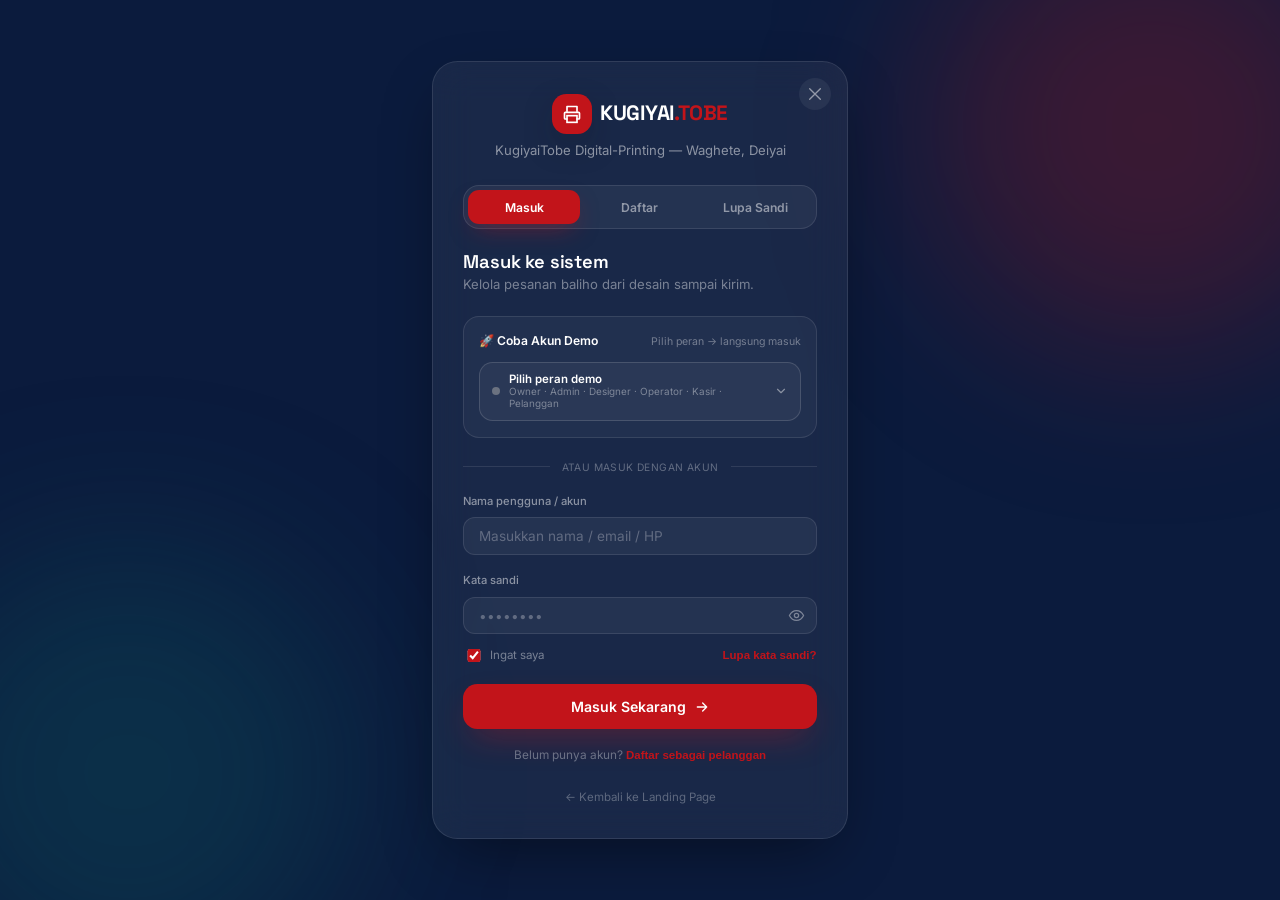
<file: login.html>
<!DOCTYPE html>
<html lang="id">

<head>
    <meta charset="UTF-8">
    <meta name="viewport" content="width=device-width, initial-scale=1.0">
    <title>Masuk Sistem &amp; Autentikasi — KUGIYAI.TOBE</title>
    <meta name="description"
        content="Halaman masuk dan pendaftaran akun sistem Percetakan Baliho &amp; Spanduk KugiyaiTobe Digital-Printing, Waghete, Deiyai, Papua Tengah.">

    <link rel="preconnect" href="https://fonts.googleapis.com">
    <link rel="preconnect" href="https://fonts.gstatic.com" crossorigin>
    <link
        href="https://fonts.googleapis.com/css2?family=Space+Grotesk:wght@500;600;700&family=Inter:wght@400;500;600;700&family=JetBrains+Mono:wght@400;500;600&display=swap"
        rel="stylesheet">

    <link rel="stylesheet" href="asset/css/style.css">

    <style>
        body {
            background-color: var(--canvas-dark, #0b1b3d);
            min-height: 100vh;
            display: flex;
            align-items: center;
            justify-content: center;
            padding: 1.5rem 1rem;
            position: relative;
            overflow-x: hidden;
        }

        @media (max-width: 380px) {
            body {
                padding: 1rem 0.5rem;
            }
        }

        .auth-page-backdrop {
            position: fixed;
            inset: 0;
            z-index: 0;
            background: var(--canvas-dark, #0b1b3d);
            pointer-events: none;
        }

        .auth-page-backdrop::before,
        .auth-page-backdrop::after {
            content: "";
            position: absolute;
            width: 28rem;
            height: 28rem;
            border-radius: 50%;
            filter: blur(85px);
        }

        .auth-page-backdrop::before {
            top: -6rem;
            right: -6rem;
            background: rgba(194, 20, 26, 0.25);
        }

        .auth-page-backdrop::after {
            bottom: -6rem;
            left: -6rem;
            background: rgba(15, 110, 110, 0.25);
        }

        .login-page-card {
            position: relative;
            z-index: 10;
            width: 100%;
            max-width: 26rem;
        }

        .login-page-card .auth-modal {
            opacity: 1 !important;
            transform: none !important;
            max-height: none !important;
        }
    </style>
</head>

<body>

    <div class="auth-backdrop auth-page-backdrop" aria-hidden="true"></div>

    <main class="login-page-card">
        <div class="auth-modal" role="dialog" aria-modal="true" aria-labelledby="authTitle">

            <!-- Tombol Close ([X]) — HANYA tombol ini yang dapat kembali ke landing page -->
            <a href="index.html" class="auth-close" aria-label="Tutup dan kembali ke Landing Page"
                title="Kembali ke Landing Page">
                <svg width="16" height="16" viewBox="0 0 24 24" fill="none">
                    <path d="M4 4L20 20M20 4L4 20" stroke="currentColor" stroke-width="2" stroke-linecap="round" />
                </svg>
            </a>

            <!-- Brand Logo -->
            <div class="auth-brand">
                <a href="index.html" style="text-decoration:none;display:inline-flex;align-items:center;gap:0.5rem">
                    <span class="auth-brand-mark">
                        <svg width="20" height="20" viewBox="0 0 24 24" fill="none">
                            <path d="M6 9V3H18V9" stroke="white" stroke-width="2" stroke-linecap="round"
                                stroke-linejoin="round" />
                            <path
                                d="M6 18H4C3.44772 18 3 17.5523 3 17V11C3 10.4477 3.44772 10 4 10H20C20.5523 10 21 10.4477 21 11V17C21 17.5523 20.5523 18 20 18H18"
                                stroke="white" stroke-width="2" stroke-linecap="round" stroke-linejoin="round" />
                            <rect x="6" y="14" width="12" height="8" stroke="white" stroke-width="2" />
                        </svg>
                    </span>
                    <span class="auth-brand-name">KUGIYAI<span>.TOBE</span></span>
                </a>
            </div>
            <p class="auth-subtitle">KugiyaiTobe Digital-Printing — Waghete, Deiyai</p>

            <!-- Auth Tabs -->
            <div class="auth-tabs" data-auth-tabs>
                <button type="button" class="auth-tab is-active" data-auth-tab="login">Masuk</button>
                <button type="button" class="auth-tab" data-auth-tab="register">Daftar</button>
                <button type="button" class="auth-tab" data-auth-tab="forgot">Lupa Sandi</button>
            </div>

            <!-- ===== LOGIN VIEW ===== -->
            <form class="auth-view is-active" data-auth-view="login" novalidate>
                <h2 class="auth-title" id="authTitle">Masuk ke sistem</h2>
                <p class="auth-desc">Kelola pesanan baliho dari desain sampai kirim.</p>

                <!-- Demo account quick-login (dropdown) -->
                <div class="auth-demo">
                    <div class="auth-demo-head">
                        <span class="auth-demo-label">🚀 Coba Akun Demo</span>
                        <span class="auth-demo-hint">Pilih peran → langsung masuk</span>
                    </div>
                    <div class="auth-demo-dropdown" data-auth-demo-dropdown>
                        <button type="button" class="auth-demo-trigger" id="authDemoTrigger" aria-haspopup="listbox"
                            aria-expanded="false" aria-controls="authDemoListbox">
                            <span class="auth-demo-dot" data-demo-trigger-dot></span>
                            <span class="auth-demo-trigger-text">
                                <span class="auth-demo-role" data-demo-trigger-role>Pilih peran demo</span>
                                <span class="auth-demo-who" data-demo-trigger-who>Owner · Admin · Designer · Operator ·
                                    Kasir · Pelanggan</span>
                            </span>
                            <svg class="auth-demo-caret" width="14" height="14" viewBox="0 0 24 24" fill="none"
                                aria-hidden="true">
                                <path d="M6 9L12 15L18 9" stroke="currentColor" stroke-width="2" stroke-linecap="round"
                                    stroke-linejoin="round" />
                            </svg>
                        </button>
                        <ul class="auth-demo-listbox" id="authDemoListbox" role="listbox"
                            aria-label="Pilih peran akun demo" tabindex="-1" hidden>
                            <li class="auth-demo-option" role="option" tabindex="-1" data-demo-role="Owner">
                                <span class="auth-demo-dot"></span>
                                <span>
                                    <span class="auth-demo-role">Owner</span>
                                    <span class="auth-demo-who">Akses penuh</span>
                                </span>
                            </li>
                            <li class="auth-demo-option" role="option" tabindex="-1" data-demo-role="Admin">
                                <span class="auth-demo-dot"></span>
                                <span>
                                    <span class="auth-demo-role">Admin</span>
                                    <span class="auth-demo-who">Order &amp; stok</span>
                                </span>
                            </li>
                            <li class="auth-demo-option" role="option" tabindex="-1" data-demo-role="Designer">
                                <span class="auth-demo-dot"></span>
                                <span>
                                    <span class="auth-demo-role">Designer</span>
                                    <span class="auth-demo-who">Desain</span>
                                </span>
                            </li>
                            <li class="auth-demo-option" role="option" tabindex="-1" data-demo-role="Operator Produksi">
                                <span class="auth-demo-dot"></span>
                                <span>
                                    <span class="auth-demo-role">Operator</span>
                                    <span class="auth-demo-who">Produksi</span>
                                </span>
                            </li>
                            <li class="auth-demo-option" role="option" tabindex="-1" data-demo-role="Kasir">
                                <span class="auth-demo-dot"></span>
                                <span>
                                    <span class="auth-demo-role">Kasir</span>
                                    <span class="auth-demo-who">Pembayaran</span>
                                </span>
                            </li>
                            <li class="auth-demo-option" role="option" tabindex="-1" data-demo-role="Pelanggan">
                                <span class="auth-demo-dot"></span>
                                <span>
                                    <span class="auth-demo-role">Pelanggan</span>
                                    <span class="auth-demo-who">Pesanan saya</span>
                                </span>
                            </li>
                        </ul>
                    </div>
                </div>

                <div class="auth-divider"><span>Atau masuk dengan akun</span></div>

                <label class="auth-label" for="authLoginUser">Nama pengguna / akun</label>
                <input class="auth-input" type="text" id="authLoginUser" placeholder="Masukkan nama / email / HP"
                    autocomplete="username">

                <label class="auth-label" for="authLoginPass">Kata sandi</label>
                <div class="auth-field-wrap">
                    <input class="auth-input" type="password" id="authLoginPass" placeholder="••••••••"
                        autocomplete="current-password">
                    <button type="button" class="auth-eye" data-auth-eye="authLoginPass"
                        aria-label="Tampilkan kata sandi">
                        <svg width="17" height="17" viewBox="0 0 24 24" fill="none">
                            <path d="M2 12S5.5 5 12 5S22 12 22 12S18.5 19 12 19S2 12 2 12Z" stroke="currentColor"
                                stroke-width="1.8" stroke-linejoin="round" />
                            <circle cx="12" cy="12" r="3" stroke="currentColor" stroke-width="1.8" />
                        </svg>
                    </button>
                </div>

                <div class="auth-row">
                    <label class="auth-check">
                        <input type="checkbox" checked> Ingat saya
                    </label>
                    <button type="button" class="auth-link" data-auth-tab="forgot">Lupa kata sandi?</button>
                </div>

                <p class="auth-error" data-auth-error="login"></p>

                <button type="submit" class="auth-btn-primary">
                    Masuk Sekarang
                    <svg width="16" height="16" viewBox="0 0 24 24" fill="none">
                        <path d="M5 12H19M19 12L13 6M19 12L13 18" stroke="currentColor" stroke-width="2"
                            stroke-linecap="round" stroke-linejoin="round" />
                    </svg>
                </button>

                <p class="auth-switch">Belum punya akun? <button type="button" class="auth-link"
                        data-auth-tab="register">Daftar sebagai pelanggan</button></p>
            </form>

            <!-- ===== REGISTER VIEW ===== -->
            <form class="auth-view" data-auth-view="register" novalidate>
                <h2 class="auth-title">Daftar akun pelanggan</h2>
                <p class="auth-desc">Buat akun untuk memantau &amp; membuat pesanan baliho Anda sendiri.</p>

                <label class="auth-label" for="authRegNama">Nama lengkap / Usaha</label>
                <input class="auth-input" type="text" id="authRegNama" placeholder="Nama Anda" autocomplete="name">

                <div class="auth-grid-2">
                    <div>
                        <label class="auth-label" for="authRegHp">No. WhatsApp</label>
                        <input class="auth-input" type="tel" id="authRegHp" placeholder="0812xxxxxxx"
                            autocomplete="tel">
                    </div>
                    <div>
                        <label class="auth-label" for="authRegInstansi">Instansi (opsional)</label>
                        <input class="auth-input" type="text" id="authRegInstansi"
                            placeholder="Toko / gereja / instansi">
                    </div>
                </div>

                <label class="auth-label" for="authRegEmail">Email (opsional)</label>
                <input class="auth-input" type="email" id="authRegEmail" placeholder="nama@email.com"
                    autocomplete="email">

                <div class="auth-grid-2">
                    <div>
                        <label class="auth-label" for="authRegPass">Kata sandi</label>
                        <input class="auth-input" type="password" id="authRegPass" placeholder="Min. 6 karakter"
                            autocomplete="new-password">
                    </div>
                    <div>
                        <label class="auth-label" for="authRegPass2">Konfirmasi sandi</label>
                        <input class="auth-input" type="password" id="authRegPass2" placeholder="Ulangi sandi"
                            autocomplete="new-password">
                    </div>
                </div>
                <label class="auth-check auth-check-tight">
                    <input type="checkbox" data-auth-eye-group="authRegPass,authRegPass2"> Tampilkan kata sandi
                </label>

                <p class="auth-error" data-auth-error="register"></p>

                <button type="submit" class="auth-btn-primary">
                    Buat Akun
                    <svg width="16" height="16" viewBox="0 0 24 24" fill="none">
                        <path d="M5 12H19M19 12L13 6M19 12L13 18" stroke="currentColor" stroke-width="2"
                            stroke-linecap="round" stroke-linejoin="round" />
                    </svg>
                </button>

                <p class="auth-switch">Sudah punya akun? <button type="button" class="auth-link"
                        data-auth-tab="login">Masuk di sini</button></p>
            </form>

            <!-- ===== FORGOT PASSWORD VIEW ===== -->
            <form class="auth-view" data-auth-view="forgot" novalidate>
                <button type="button" class="auth-back" data-auth-tab="login">
                    <svg width="13" height="13" viewBox="0 0 24 24" fill="none">
                        <path d="M19 12H5M5 12L12 19M5 12L12 5" stroke="currentColor" stroke-width="2"
                            stroke-linecap="round" stroke-linejoin="round" />
                    </svg>
                    Kembali ke halaman masuk
                </button>

                <div data-auth-forgot-form>
                    <h2 class="auth-title">Lupa kata sandi</h2>
                    <p class="auth-desc">Masukkan email akun Anda, kami akan kirim tautan untuk mengatur ulang kata
                        sandi.</p>

                    <label class="auth-label" for="authForgotEmail">Email</label>
                    <input class="auth-input" type="email" id="authForgotEmail" placeholder="nama@email.com"
                        autocomplete="email">
                    <p class="auth-error" data-auth-error="forgot"></p>

                    <button type="submit" class="auth-btn-primary">
                        Kirim Tautan Reset
                        <svg width="16" height="16" viewBox="0 0 24 24" fill="none">
                            <path d="M22 2L11 13M22 2L15 22L11 13M22 2L2 9L11 13" stroke="currentColor" stroke-width="2"
                                stroke-linecap="round" stroke-linejoin="round" />
                        </svg>
                    </button>
                </div>

                <div class="auth-success" data-auth-forgot-success hidden>
                    <div class="auth-success-icon">
                        <svg width="26" height="26" viewBox="0 0 24 24" fill="none">
                            <path d="M20 6L9 17L4 12" stroke="currentColor" stroke-width="2.4" stroke-linecap="round"
                                stroke-linejoin="round" />
                        </svg>
                    </div>
                    <h3 class="auth-title" style="font-size:1.05rem">Tautan terkirim!</h3>
                    <p class="auth-desc">Periksa kotak masuk <strong data-auth-forgot-email></strong> untuk instruksi
                        reset kata sandi.</p>
                    <button type="button" class="auth-btn-primary" data-auth-tab="login">Kembali ke Halaman
                        Masuk</button>
                </div>
            </form>

            <a href="index.html" class="auth-direct-link">&larr; Kembali ke Landing Page</a>
        </div>
    </main>

    <script>
        (function () {
            const CORE_DATA_KEY = 'kugiyaiCoreData_v1';
            const SESSION_KEY = 'kugiyaiSession_v1';
            const AUTH_PREFILL_KEY = 'kugiyaiAuthPrefill';

            const card = document.querySelector('.login-page-card');
            if (!card) return;

            const tabBtns = card.querySelectorAll('[data-auth-tab]');
            const views = card.querySelectorAll('[data-auth-view]');
            const tabsWrap = card.querySelector('[data-auth-tabs]');

            function setView(view) {
                views.forEach(v => v.classList.toggle('is-active', v.dataset.authView === view));
                tabBtns.forEach(b => {
                    if (b.closest('[data-auth-tabs]')) {
                        b.classList.toggle('is-active', b.dataset.authTab === view);
                    }
                });
                if (tabsWrap) tabsWrap.style.display = view === 'forgot' ? 'none' : '';
                card.querySelectorAll('.auth-error').forEach(e => { e.textContent = ''; e.classList.remove('is-visible'); });
                if (view !== 'login' && typeof closeDemoDropdown === 'function') closeDemoDropdown();
            }

            tabBtns.forEach(b => b.addEventListener('click', () => setView(b.dataset.authTab)));

            function showError(scope, msg) {
                const el = card.querySelector('[data-auth-error="' + scope + '"]');
                if (el) { el.textContent = msg; el.classList.add('is-visible'); }
            }

            // Password eye toggles
            card.querySelectorAll('[data-auth-eye]').forEach(btn => {
                btn.addEventListener('click', () => {
                    const input = document.getElementById(btn.dataset.authEye);
                    if (!input) return;
                    input.type = input.type === 'password' ? 'text' : 'password';
                });
            });

            card.querySelectorAll('[data-auth-eye-group]').forEach(chk => {
                chk.addEventListener('change', () => {
                    chk.dataset.authEyeGroup.split(',').forEach(id => {
                        const input = document.getElementById(id);
                        if (input) input.type = chk.checked ? 'text' : 'password';
                    });
                });
            });

            const emailRe = /^\S+@\S+\.\S+$/;

            // DEMO ACCOUNTS DROPDOWN
            const DEMO_ACCOUNTS = {
                'Owner': { username: 'admin@kugiyaitobe.id', role: 'Owner', who: 'Akses penuh' },
                'Admin': { username: 'rian@kugiyaitobe.id', role: 'Admin', who: 'Order & stok' },
                'Designer': { username: 'kevin@kugiyaitobe.id', role: 'Designer', who: 'Desain' },
                'Operator Produksi': { username: 'dedi@kugiyaitobe.id', role: 'Operator Produksi', who: 'Produksi' },
                'Kasir': { username: 'kasir.demo@kugiyaitobe.id', role: 'Kasir', who: 'Pembayaran' },
                'Pelanggan': { username: 'Petrus Kambu', role: 'Pelanggan', who: 'Pesanan saya' },
            };
            const DEMO_PASSWORD = 'demo123';
            const DEMO_LABELS = { 'Operator Produksi': 'Operator' };

            const demoDropdown = card.querySelector('[data-auth-demo-dropdown]');
            const demoTrigger = document.getElementById('authDemoTrigger');
            const demoListbox = document.getElementById('authDemoListbox');
            const demoTriggerDot = demoTrigger ? demoTrigger.querySelector('[data-demo-trigger-dot]') : null;
            const demoTriggerRole = demoTrigger ? demoTrigger.querySelector('[data-demo-trigger-role]') : null;
            const demoTriggerWho = demoTrigger ? demoTrigger.querySelector('[data-demo-trigger-who]') : null;
            const demoOptions = demoListbox ? Array.from(demoListbox.querySelectorAll('[data-demo-role]')) : [];
            const DEMO_HINT_DEFAULT = 'Owner · Admin · Designer · Operator · Kasir · Pelanggan';

            function closeDemoDropdown() {
                if (!demoDropdown) return;
                demoDropdown.classList.remove('is-open');
                demoListbox.hidden = true;
                if (demoTrigger) demoTrigger.setAttribute('aria-expanded', 'false');
            }

            function openDemoDropdown() {
                if (!demoDropdown) return;
                demoDropdown.classList.add('is-open');
                demoListbox.hidden = false;
                if (demoTrigger) demoTrigger.setAttribute('aria-expanded', 'true');
                const active = demoListbox.querySelector('.auth-demo-option.is-active') || demoOptions[0];
                if (active) active.focus();
            }

            function saveSessionAndRedirect(userName, roleName, userEmail) {
                const role = roleName || 'Pelanggan';
                // Tulis KEDUA format sesi sekaligus agar kompatibel lintas halaman:
                // - Format login.html: { user, role, username, email, loginAt }  (dibaca updateAuthHeaderState di index.html)
                // - Format script.js:  { loginRole, loginUserName, savedAt }      (dibaca loadSession() di dashboard.html)
                const sess = {
                    // Format login.html / index.html
                    user: userName,
                    role: role,
                    username: userName,
                    email: userEmail || '',
                    loginAt: new Date().toISOString(),
                    // Format script.js / dashboard.html
                    loginRole: role,
                    loginUserName: userName,
                    savedAt: Date.now(),
                };
                try {
                    localStorage.setItem(SESSION_KEY, JSON.stringify(sess));
                    sessionStorage.setItem(AUTH_PREFILL_KEY, JSON.stringify({ view: 'login', username: userName }));
                } catch (e) { }

                // Semua peran (termasuk Pelanggan) diarahkan ke dashboard.html
                // agar sesi terbaca dengan benar oleh loadSession() di script.js.
                window.location.href = 'dashboard.html';
            }

            function selectDemoRole(role) {
                const account = DEMO_ACCOUNTS[role];
                if (!account) return;
                demoOptions.forEach(opt => opt.classList.toggle('is-active', opt.dataset.demoRole === role));
                if (demoTriggerDot) demoTriggerDot.setAttribute('data-role', role);
                if (demoTriggerRole) demoTriggerRole.textContent = DEMO_LABELS[role] || role;
                if (demoTriggerWho) demoTriggerWho.textContent = account.who;
                document.getElementById('authLoginUser').value = account.username;
                document.getElementById('authLoginPass').value = DEMO_PASSWORD;
                closeDemoDropdown();
                if (demoTrigger) demoTrigger.classList.add('is-loading');

                setTimeout(() => {
                    saveSessionAndRedirect(account.username, account.role || role);
                }, 300);
            }

            if (demoTrigger && demoListbox) {
                demoTrigger.addEventListener('click', () => {
                    if (demoDropdown.classList.contains('is-open')) closeDemoDropdown();
                    else openDemoDropdown();
                });

                demoOptions.forEach((opt) => {
                    opt.addEventListener('click', () => selectDemoRole(opt.dataset.demoRole));
                    opt.addEventListener('keydown', (e) => {
                        const idx = demoOptions.indexOf(opt);
                        if (e.key === 'ArrowDown') {
                            e.preventDefault();
                            (demoOptions[idx + 1] || demoOptions[0]).focus();
                        } else if (e.key === 'ArrowUp') {
                            e.preventDefault();
                            (demoOptions[idx - 1] || demoOptions[demoOptions.length - 1]).focus();
                        } else if (e.key === 'Enter' || e.key === ' ') {
                            e.preventDefault();
                            selectDemoRole(opt.dataset.demoRole);
                        } else if (e.key === 'Escape') {
                            e.preventDefault();
                            closeDemoDropdown();
                            demoTrigger.focus();
                        }
                    });
                });

                document.addEventListener('click', (e) => {
                    if (demoDropdown.classList.contains('is-open') && !demoDropdown.contains(e.target)) {
                        closeDemoDropdown();
                    }
                });
            }

            // Login submit
            const loginForm = card.querySelector('[data-auth-view="login"]');
            loginForm.addEventListener('submit', (e) => {
                e.preventDefault();
                const user = document.getElementById('authLoginUser').value.trim();
                const pass = document.getElementById('authLoginPass').value.trim();
                if (!user) return showError('login', 'Nama pengguna / akun wajib diisi.');
                if (!pass) return showError('login', 'Kata sandi wajib diisi.');

                let role = 'Pelanggan';
                const matchedDemo = Object.values(DEMO_ACCOUNTS).find(a => a.username.toLowerCase() === user.toLowerCase());
                if (matchedDemo) {
                    role = matchedDemo.role;
                } else if (user.includes('admin') || user.includes('owner')) {
                    role = 'Owner';
                }

                saveSessionAndRedirect(user, role);
            });

            // Register submit
            const registerForm = card.querySelector('[data-auth-view="register"]');
            registerForm.addEventListener('submit', (e) => {
                e.preventDefault();
                const nama = document.getElementById('authRegNama').value.trim();
                const hp = document.getElementById('authRegHp').value.trim();
                const instansi = document.getElementById('authRegInstansi').value.trim();
                const email = document.getElementById('authRegEmail').value.trim();
                const pass = document.getElementById('authRegPass').value;
                const pass2 = document.getElementById('authRegPass2').value;

                if (!nama || !hp) return showError('register', 'Nama dan No. WhatsApp wajib diisi.');
                if (email && !emailRe.test(email)) return showError('register', 'Format email tidak valid.');
                if (pass.length < 6) return showError('register', 'Kata sandi minimal 6 karakter.');
                if (pass !== pass2) return showError('register', 'Konfirmasi kata sandi tidak cocok.');

                let coreData = {};
                try {
                    const raw = localStorage.getItem(CORE_DATA_KEY);
                    if (raw) coreData = JSON.parse(raw);
                } catch (err) { }
                if (!Array.isArray(coreData.customers)) coreData.customers = [];

                let cust = coreData.customers.find(c => c.nama.toLowerCase() === nama.toLowerCase());
                if (!cust) {
                    // ID numerik auto-increment agar konsisten dengan Math.max() di script.js
                    const existingIds = coreData.customers.map(c => Number(c.id)).filter(n => !isNaN(n));
                    const nextId = existingIds.length ? Math.max(...existingIds) + 1 : 1;
                    cust = {
                        id: nextId,
                        nama: nama,
                        hp: hp,
                        instansi: instansi || '-',
                        alamat: 'Waghete, Deiyai',
                        terdaftar: new Date().toISOString().split('T')[0]
                    };
                    coreData.customers.push(cust);
                    try {
                        localStorage.setItem(CORE_DATA_KEY, JSON.stringify(coreData));
                    } catch (err) { }
                }

                saveSessionAndRedirect(nama, 'Pelanggan', email);
            });

            // Forgot password submit
            const forgotForm = card.querySelector('[data-auth-view="forgot"]');
            forgotForm.addEventListener('submit', (e) => {
                e.preventDefault();
                const email = document.getElementById('authForgotEmail').value.trim();
                if (!email || !emailRe.test(email)) return showError('forgot', 'Masukkan alamat email yang valid.');
                forgotForm.querySelector('[data-auth-forgot-form]').hidden = true;
                const success = forgotForm.querySelector('[data-auth-forgot-success]');
                success.hidden = false;
                success.querySelector('[data-auth-forgot-email]').textContent = email;
            });

            // Check URL tab param
            const urlParams = new URLSearchParams(window.location.search);
            const tabParam = urlParams.get('tab');
            if (tabParam && ['login', 'register', 'forgot'].includes(tabParam)) {
                setView(tabParam);
            }
        })();
    </script>
</body>

</html>
</file>
<file: asset/css/style.css>
:root {
  --canvas: #fafaf8;
  --canvas-soft: #f4f2ec;
  --canvas-dark: #0b1b3d;
  --paper-line: #d9d5cb;
  --ink: #0b1b3d;
  --ink-soft: #283654;
  --ink-line: rgba(255, 255, 255, 0.12);
  --steel: #6b7280;
  --primary: #c2141a;
  --primary-dark: #971014;
  --teal: #0f6e6e;
  --teal-dark: #0b5555;
  --amber: #f0c51a;
  --violet: #7c5cfc;
  --green: #2a9d6b;
  --crimson: #e63946;
  --white: #ffffff;
  --font-display: "Space Grotesk", -apple-system, sans-serif;
  --font-body: "Inter", -apple-system, sans-serif;
  --font-mono: "JetBrains Mono", monospace;
  --container: 1180px;
  --radius: 0.6rem;
}

/* ================= TOP PROMO BAR ================= */
.promo-bar {
  background: linear-gradient(90deg, #c2141a, #971014);
  color: #ffffff;
  padding: 0.55rem 1rem;
  text-align: center;
  font-size: 0.84rem;
  font-weight: 600;
  display: flex;
  align-items: center;
  justify-content: center;
  gap: 0.5rem;
  position: relative;
  z-index: 100;
  letter-spacing: -0.01em;
}

.promo-bar[hidden] {
  display: none !important;
}

*,
*::before,
*::after {
  box-sizing: border-box;
}

html {
  scroll-behavior: smooth;
}

body {
  margin: 0;
  background: var(--canvas);
  color: var(--ink);
  font-family: var(--font-body);
  font-size: 16px;
  line-height: 1.6;
  -webkit-font-smoothing: antialiased;
}

img,
svg {
  display: block;
  max-width: 100%;
}

a {
  color: inherit;
}

h1,
h2,
h3,
h4 {
  font-family: var(--font-display);
  margin: 0;
  line-height: 1.05;
  letter-spacing: -0.01em;
}

p {
  margin: 0;
}

.wrap {
  width: 100%;
  max-width: var(--container);
  margin: 0 auto;
  padding: 0 1.5rem;
}

::selection {
  background: var(--primary);
  color: #fff;
}

:focus-visible {
  outline: 2.5px solid var(--primary);
  outline-offset: 3px;
  border-radius: 3px;
}

@media (prefers-reduced-motion: reduce) {
  *,
  *::before,
  *::after {
    animation-duration: 0.001ms !important;
    animation-iteration-count: 1 !important;
    transition-duration: 0.001ms !important;
    scroll-behavior: auto !important;
  }
}

/* ---------- grain texture ---------- */
.grain {
  position: relative;
  isolation: isolate;
}

.grain::after {
  content: "";
  position: absolute;
  inset: 0;
  pointer-events: none;
  z-index: 5;
  opacity: 0.05;
  mix-blend-mode: overlay;
  background-image: url("data:image/svg+xml,%3Csvg xmlns='http://www.w3.org/2000/svg' width='140' height='140'%3E%3Cfilter id='n'%3E%3CfeTurbulence type='fractalNoise' baseFrequency='0.9' numOctaves='2' stitchTiles='stitch'/%3E%3C/filter%3E%3Crect width='100%25' height='100%25' filter='url(%23n)'/%3E%3C/svg%3E");
}

/* ---------- registration / crop mark motif ---------- */
.crop {
  position: absolute;
  width: 22px;
  height: 22px;
  color: inherit;
  opacity: 0.55;
  pointer-events: none;
}

.crop.tl {
  top: -11px;
  left: -11px;
}

.crop.tr {
  top: -11px;
  right: -11px;
}

.crop.bl {
  bottom: -11px;
  left: -11px;
}

.crop.br {
  bottom: -11px;
  right: -11px;
}

/* ---------- eyebrow / mono label ---------- */
.eyebrow {
  font-family: var(--font-mono);
  font-size: 0.72rem;
  font-weight: 500;
  letter-spacing: 0.14em;
  text-transform: uppercase;
  display: inline-flex;
  align-items: center;
  gap: 0.5rem;
}

.eyebrow::before {
  content: "";
  width: 7px;
  height: 7px;
  background: var(--primary);
  border-radius: 50%;
  flex: none;
}

/* ---------- buttons ---------- */
.btn {
  display: inline-flex;
  align-items: center;
  justify-content: center;
  gap: 0.55rem;
  font-family: var(--font-body);
  font-weight: 600;
  font-size: 0.92rem;
  padding: 0.9rem 1.6rem;
  border-radius: 0.5rem;
  border: 1.5px solid transparent;
  cursor: pointer;
  text-decoration: none;
  transition:
    transform 0.18s cubic-bezier(0.2, 0.7, 0.2, 1),
    box-shadow 0.18s ease,
    background 0.18s ease,
    border-color 0.18s ease;
  white-space: nowrap;
}

.btn:active {
  transform: scale(0.97);
}

.btn-primary {
  background: var(--primary);
  color: #fff;
  box-shadow: 0 10px 26px -10px rgba(194, 20, 26, 0.55);
}

.btn-primary:hover {
  background: var(--primary-dark);
  transform: translateY(-2px);
}

.btn-ghost-dark {
  border-color: var(--ink-line);
  color: #fff;
}

.btn-ghost-dark:hover {
  background: rgba(255, 255, 255, 0.06);
  border-color: rgba(255, 255, 255, 0.3);
}

/* ================= NAV ================= */
header.site {
  position: sticky;
  top: 0;
  z-index: 100;
  background: rgba(251, 249, 244, 0.78);
  backdrop-filter: blur(14px);
  -webkit-backdrop-filter: blur(14px);
  border-bottom: 1px solid var(--paper-line);
}

.nav {
  display: flex;
  align-items: center;
  justify-content: space-between;
  height: 72px;
  gap: 1rem;
}

.brand {
  display: flex;
  align-items: center;
  gap: 0.6rem;
  text-decoration: none;
}

.brand-mark {
  width: 34px;
  height: 34px;
  border-radius: 0.5rem;
  background: var(--ink);
  display: flex;
  align-items: center;
  justify-content: center;
  flex: none;
}

.brand-name {
  font-family: var(--font-display);
  font-weight: 700;
  font-size: 1.05rem;
  letter-spacing: -0.01em;
  color: var(--ink);
}

.brand-name span {
  color: var(--primary);
}

nav.links {
  display: flex;
  align-items: center;
  gap: 2rem;
}

nav.links a {
  font-size: 0.9rem;
  font-weight: 500;
  text-decoration: none;
  color: var(--ink);
  opacity: 0.72;
  transition: opacity 0.15s ease;
  position: relative;
}

nav.links a:hover {
  opacity: 1;
}

.nav-actions {
  display: flex;
  align-items: center;
  gap: 0.9rem;
}

.nav-tel {
  font-family: var(--font-mono);
  font-size: 0.8rem;
  color: var(--steel);
  display: flex;
  align-items: center;
  gap: 0.4rem;
}

.burger {
  display: none;
  background: none;
  border: none;
  cursor: pointer;
  padding: 0.4rem;
}

.burger span {
  display: block;
  width: 22px;
  height: 2px;
  background: var(--ink);
  margin: 5px 0;
  transition: 0.2s;
}

/* ================= HERO ================= */
.hero {
  position: relative;
  overflow: hidden;
  background: var(--ink) url("../img/hero/hero-1.png") center 35% / cover
    no-repeat;
  color: #fff;
  padding: 0 0 4.5rem;
}

.hero::before {
  content: "";
  position: absolute;
  inset: 0;
  background:
    radial-gradient(
      60% 55% at 88% 8%,
      rgba(194, 20, 26, 0.32),
      transparent 60%
    ),
    radial-gradient(
      45% 40% at 4% 92%,
      rgba(15, 110, 110, 0.4),
      transparent 65%
    ),
    linear-gradient(
      180deg,
      rgba(11, 27, 61, 0.88) 0%,
      rgba(11, 27, 61, 0.76) 42%,
      rgba(11, 27, 61, 0.93) 100%
    );
  pointer-events: none;
}

.hero-inner {
  position: relative;
  display: grid;
  grid-template-columns: 1.05fr 0.95fr;
  gap: 3.5rem;
  align-items: center;
}

.ticket-strip {
  font-family: var(--font-mono);
  font-size: 0.72rem;
  letter-spacing: 0.06em;
  color: rgba(255, 255, 255, 0.75);
  background: #081530;
  border-top: 1px solid rgba(255, 255, 255, 0.08);
  border-bottom: 1px solid rgba(0, 0, 0, 0.25);
  padding: 0.6rem 0;
  margin-bottom: 3.5rem;
  overflow: hidden;
  white-space: nowrap;
  position: relative;
  width: 100%;
}

.ticket-track {
  display: inline-flex;
  gap: 2.5rem;
  animation: ticker 26s linear infinite;
}

.ticket-track span::before {
  content: "◆";
  color: var(--primary);
  margin-right: 0.6rem;
  font-size: 0.6rem;
  vertical-align: middle;
}

@keyframes ticker {
  from {
    transform: translateX(0);
  }

  to {
    transform: translateX(-50%);
  }
}

.hero-eyebrow {
  color: var(--primary);
  margin-bottom: 1.1rem;
}

.hero h1 {
  font-size: clamp(2.5rem, 4.6vw, 3.9rem);
  font-weight: 700;
  margin-bottom: 1.3rem;
}

.hero h1 em {
  font-style: normal;
  color: var(--primary);
}

.hero p.lead {
  font-size: 1.08rem;
  color: rgba(255, 255, 255, 0.68);
  max-width: 34rem;
  margin-bottom: 2.1rem;
}

.hero-ctas {
  display: flex;
  flex-wrap: wrap;
  gap: 0.9rem;
  margin-bottom: 2.6rem;
}

.hero-trust {
  display: flex;
  gap: 1.8rem;
  flex-wrap: wrap;
}

.hero-trust div {
  display: flex;
  flex-direction: column;
}

.hero-trust strong {
  font-family: var(--font-display);
  font-size: 1.35rem;
}

.hero-trust div > span {
  font-size: 0.76rem;
  color: rgba(255, 255, 255, 0.5);
}

/* --- job ticket visual --- */
.ticket-visual {
  position: relative;
}

.job-card {
  position: relative;
  background: var(--canvas);
  color: var(--ink);
  border-radius: 0.9rem;
  padding: 1.4rem 1.4rem 1.6rem;
  box-shadow: 0 40px 90px -25px rgba(0, 0, 0, 0.55);
  transform: rotate(2.5deg);
}

.job-card .crop {
  color: var(--ink);
}

.job-head {
  display: flex;
  align-items: center;
  justify-content: space-between;
  font-family: var(--font-mono);
  font-size: 0.68rem;
  letter-spacing: 0.05em;
  color: var(--steel);
  margin-bottom: 0.9rem;
}

.job-head b {
  color: var(--ink);
}

.dot-live {
  display: inline-flex;
  align-items: center;
  gap: 0.4rem;
  color: var(--teal);
  font-weight: 600;
}

.dot-live::before {
  content: "";
  width: 6px;
  height: 6px;
  border-radius: 50%;
  background: var(--teal);
  animation: pulse 1.4s ease-in-out infinite;
}

@keyframes pulse {
  0%,
  100% {
    opacity: 1;
  }

  50% {
    opacity: 0.25;
  }
}

.banner-preview {
  position: relative;
  border-radius: 0.6rem;
  overflow: hidden;
  aspect-ratio: 16/11;
  background: linear-gradient(
    135deg,
    var(--primary) 0%,
    var(--primary-dark) 46%,
    var(--teal-dark) 100%
  );
}

/* --- banner preview slideshow (multi-foto) --- */
.banner-slides {
  position: absolute;
  inset: 0;
}

.banner-slide-img {
  position: absolute;
  inset: 0;
  width: 100%;
  height: 100%;
  object-fit: cover;
  opacity: 0;
  transform: scale(1.045);
  transition:
    opacity 1s cubic-bezier(0.2, 0.7, 0.2, 1),
    transform 4.5s cubic-bezier(0.2, 0.7, 0.2, 1);
}

.banner-slide-img.is-active {
  opacity: 1;
  transform: scale(1);
  z-index: 1;
}

.banner-dots {
  position: absolute;
  left: 50%;
  bottom: 0.55rem;
  transform: translateX(-50%);
  display: flex;
  align-items: center;
  gap: 0.32rem;
  z-index: 3;
}

.banner-dot {
  width: 5px;
  height: 5px;
  border-radius: 50%;
  background: rgba(255, 255, 255, 0.45);
  transition:
    width 0.25s ease,
    background 0.25s ease;
}

.banner-dot.is-active {
  width: 14px;
  border-radius: 3px;
  background: #fff;
}

@media (prefers-reduced-motion: reduce) {
  .banner-slide-img {
    transition: opacity 0.4s ease;
    transform: none !important;
  }
}

.banner-preview .fold {
  position: absolute;
  inset: 0;
  background: linear-gradient(
    100deg,
    transparent 42%,
    rgba(255, 255, 255, 0.16) 47%,
    transparent 52%
  );
}

.banner-preview .scan {
  position: absolute;
  left: 0;
  right: 0;
  height: 38%;
  background: linear-gradient(
    180deg,
    rgba(255, 255, 255, 0) 0%,
    rgba(255, 255, 255, 0.35) 50%,
    rgba(255, 255, 255, 0) 100%
  );
  animation: scan 3.2s ease-in-out infinite;
}

@keyframes scan {
  0% {
    top: -40%;
  }

  100% {
    top: 100%;
  }
}

.banner-preview .grommet {
  position: absolute;
  width: 9px;
  height: 9px;
  border-radius: 50%;
  background: var(--ink);
  box-shadow: 0 0 0 2.5px rgba(255, 255, 255, 0.55);
}

.banner-preview .g1 {
  top: 8px;
  left: 8px;
}

.banner-preview .g2 {
  top: 8px;
  right: 8px;
}

.banner-preview .g3 {
  bottom: 8px;
  left: 8px;
}

.banner-preview .g4 {
  bottom: 8px;
  right: 8px;
}

.banner-copy {
  position: absolute;
  inset: 0;
  display: flex;
  flex-direction: column;
  align-items: center;
  justify-content: center;
  text-align: center;
  padding: 1rem;
}

.banner-copy .b1 {
  font-family: var(--font-display);
  font-weight: 700;
  color: #fff;
  font-size: 1.15rem;
  letter-spacing: -0.01em;
}

.banner-copy .b2 {
  font-family: var(--font-mono);
  font-size: 0.62rem;
  letter-spacing: 0.14em;
  color: rgba(255, 255, 255, 0.75);
  margin-top: 0.35rem;
  text-transform: uppercase;
}

.job-meta {
  display: grid;
  grid-template-columns: 1fr 1fr;
  gap: 0.6rem 0.9rem;
  margin-top: 1.1rem;
  font-family: var(--font-mono);
  font-size: 0.72rem;
}

.job-meta div {
  display: flex;
  flex-direction: column;
  gap: 0.15rem;
}

.job-meta span.k {
  color: var(--steel);
  font-size: 0.64rem;
  letter-spacing: 0.06em;
  text-transform: uppercase;
}

.job-meta span.v {
  color: var(--ink);
  font-weight: 600;
}

.job-tag {
  position: absolute;
  top: -14px;
  left: 1.6rem;
  background: var(--ink);
  color: #fff;
  font-family: var(--font-mono);
  font-size: 0.66rem;
  letter-spacing: 0.08em;
  padding: 0.4rem 0.7rem;
  border-radius: 0.4rem;
  box-shadow: 0 8px 18px -6px rgba(0, 0, 0, 0.4);
}

/* ================= SECTION HEADS ================= */
.section {
  padding: 6rem 0;
  position: relative;
}

.section.tight {
  padding: 4.5rem 0;
}

.section-head {
  max-width: 38rem;
  margin-bottom: 3rem;
}

.section-head h2 {
  font-size: clamp(1.9rem, 3.2vw, 2.6rem);
  margin: 0.7rem 0 0.9rem;
}

.section-head p {
  color: var(--steel);
  font-size: 1.02rem;
}

.on-dark .section-head p {
  color: rgba(255, 255, 255, 0.62);
}

/* ================= STATS BAR ================= */
.stats-bar {
  background: var(--canvas-soft);
  border-top: 1px solid var(--paper-line);
  border-bottom: 1px solid var(--paper-line);
}

.stats-grid {
  display: grid;
  grid-template-columns: repeat(4, 1fr);
}

.stat {
  padding: 2.4rem 1.5rem;
  text-align: center;
  border-left: 1px solid var(--paper-line);
  transition: transform 0.25s cubic-bezier(0.2, 0.7, 0.2, 1);
}

.stat:hover {
  transform: translateY(-3px);
}

.stat:hover strong {
  color: var(--primary);
}

.stat:first-child {
  border-left: none;
}

.stat strong {
  display: block;
  font-family: var(--font-display);
  font-size: 2.1rem;
  color: var(--ink);
  transition: color 0.25s ease;
}

.count-num {
  font-variant-numeric: tabular-nums;
  font-size: inherit;
}

.stat > span {
  font-size: 0.8rem;
  color: var(--steel);
}

/* ================= SERVICES ================= */
.service-grid {
  display: grid;
  grid-template-columns: repeat(3, 1fr);
  gap: 1.1rem;
}

.service-card {
  position: relative;
  background: #fff;
  border: 1px solid var(--paper-line);
  border-radius: var(--radius);
  padding: 1.8rem 1.6rem;
  transition:
    transform 0.22s cubic-bezier(0.2, 0.7, 0.2, 1),
    box-shadow 0.22s ease,
    border-color 0.22s ease;
}

.service-card:hover {
  transform: translateY(-4px);
  box-shadow: 0 20px 40px -18px rgba(20, 22, 28, 0.18);
  border-color: transparent;
}

.service-icon {
  width: 42px;
  height: 42px;
  border-radius: 0.6rem;
  display: flex;
  align-items: center;
  justify-content: center;
  margin-bottom: 1.1rem;
  transition: transform 0.3s cubic-bezier(0.2, 0.7, 0.2, 1);
}

.service-card:hover .service-icon {
  transform: scale(1.1) rotate(-6deg);
}

.service-card h3 {
  font-size: 1.08rem;
  margin-bottom: 0.5rem;
}

.service-card p {
  color: var(--steel);
  font-size: 0.92rem;
}

.service-spec {
  margin-top: 1rem;
  font-family: var(--font-mono);
  font-size: 0.68rem;
  color: var(--primary-dark);
  letter-spacing: 0.03em;
}

/* ================= PROCESS ================= */
.process-wrap {
  background: var(--ink);
  color: #fff;
}

.process-rail {
  position: relative;
  display: grid;
  grid-template-columns: repeat(4, 1fr);
  gap: 1.4rem;
}

.process-rail::before {
  content: "";
  position: absolute;
  top: 26px;
  left: 5%;
  right: 5%;
  height: 1px;
  background: var(--ink-line);
}

.process-step {
  position: relative;
}

.step-num {
  font-family: var(--font-mono);
  font-size: 0.8rem;
  width: 52px;
  height: 52px;
  border-radius: 50%;
  background: var(--ink-soft);
  border: 1px solid var(--ink-line);
  display: flex;
  align-items: center;
  justify-content: center;
  margin-bottom: 1.1rem;
  color: var(--primary);
  font-weight: 600;
  position: relative;
  z-index: 1;
  transition:
    transform 0.3s cubic-bezier(0.2, 0.7, 0.2, 1),
    background 0.3s ease,
    border-color 0.3s ease;
}

.process-step:hover .step-num {
  transform: scale(1.1);
  background: var(--primary);
  border-color: var(--primary);
  color: #fff;
}

.process-step h3 {
  font-size: 1.05rem;
  margin-bottom: 0.5rem;
  color: #fff;
}

.process-step p {
  color: rgba(255, 255, 255, 0.58);
  font-size: 0.9rem;
}

/* ================= MATERIALS ================= */
.material-strip {
  display: grid;
  grid-template-columns: repeat(4, 1fr);
  gap: 1.1rem;
}

.material-card {
  border-radius: var(--radius);
  overflow: hidden;
  border: 1px solid var(--paper-line);
  background: #fff;
  transition:
    transform 0.24s cubic-bezier(0.2, 0.7, 0.2, 1),
    box-shadow 0.24s ease,
    border-color 0.24s ease;
}

.material-card:hover {
  transform: translateY(-4px);
  box-shadow: 0 20px 40px -18px rgba(20, 22, 28, 0.16);
  border-color: transparent;
}

.material-swatch {
  height: 104px;
  position: relative;
  overflow: hidden;
}

.material-swatch::before {
  content: "";
  position: absolute;
  inset: 0;
  background: inherit;
  transition: transform 0.4s cubic-bezier(0.2, 0.7, 0.2, 1);
}

.material-card:hover .material-swatch::before {
  transform: scale(1.12);
}

.material-body {
  padding: 1.1rem 1.2rem 1.3rem;
}

.material-body h4 {
  font-size: 0.98rem;
  margin-bottom: 0.3rem;
}

.material-body span {
  font-family: var(--font-mono);
  font-size: 0.68rem;
  color: var(--steel);
}

/* ================= PORTFOLIO ================= */
.portfolio-grid {
  display: grid;
  grid-template-columns: repeat(3, 1fr);
  gap: 1.1rem;
}

.port-card {
  position: relative;
  border-radius: var(--radius);
  overflow: hidden;
  aspect-ratio: 4/3;
  display: flex;
  align-items: flex-end;
  padding: 1.1rem;
  transition:
    transform 0.35s cubic-bezier(0.2, 0.7, 0.2, 1),
    box-shadow 0.35s ease;
}

.port-img {
  position: absolute;
  inset: 0;
  width: 100%;
  height: 100%;
  object-fit: cover;
  transition: transform 0.5s cubic-bezier(0.2, 0.7, 0.2, 1);
}

.port-card:hover .port-img {
  transform: scale(1.08);
}

.port-card:hover {
  transform: translateY(-5px) scale(1.015);
  box-shadow: 0 22px 46px -16px rgba(20, 22, 28, 0.38);
}

.port-card::before {
  content: "";
  position: absolute;
  inset: 0;
  background: inherit;
  transform: scale(1);
  transition: transform 0.5s cubic-bezier(0.2, 0.7, 0.2, 1);
  z-index: 0;
}

.port-card:hover::before {
  transform: scale(1.08);
}

.port-card::after {
  content: "";
  position: absolute;
  inset: 0;
  background: linear-gradient(
    180deg,
    rgba(0, 0, 0, 0) 40%,
    rgba(0, 0, 0, 0.55) 100%
  );
}

.port-label {
  position: relative;
  z-index: 2;
  color: #fff;
}

.port-label b {
  display: block;
  font-size: 0.95rem;
}

.port-label span {
  font-family: var(--font-mono);
  font-size: 0.66rem;
  opacity: 0.75;
  letter-spacing: 0.04em;
}

.port-card .crop {
  color: #fff;
  z-index: 2;
}

/* ================= TESTIMONI ================= */
.testi-grid {
  display: grid;
  grid-template-columns: repeat(3, 1fr);
  gap: 1.1rem;
}

.testi-card {
  background: #fff;
  border: 1px solid var(--paper-line);
  border-radius: var(--radius);
  padding: 1.6rem;
  display: flex;
  flex-direction: column;
  gap: 1.1rem;
  transition:
    transform 0.24s cubic-bezier(0.2, 0.7, 0.2, 1),
    box-shadow 0.24s ease,
    border-color 0.24s ease;
}

.testi-card:hover {
  transform: translateY(-4px);
  box-shadow: 0 20px 40px -18px rgba(20, 22, 28, 0.16);
  border-color: transparent;
}

.testi-quote {
  font-size: 0.96rem;
  line-height: 1.65;
}

.testi-who {
  display: flex;
  align-items: center;
  gap: 0.7rem;
  margin-top: auto;
}

.avatar {
  width: 38px;
  height: 38px;
  border-radius: 50%;
  display: flex;
  align-items: center;
  justify-content: center;
  font-family: var(--font-display);
  font-weight: 600;
  font-size: 0.85rem;
  color: #fff;
  flex: none;
  transition: transform 0.3s cubic-bezier(0.2, 0.7, 0.2, 1);
}

.testi-card:hover .avatar {
  transform: scale(1.1) rotate(-4deg);
}

.testi-who div strong {
  display: block;
  font-size: 0.86rem;
}

.testi-who div span {
  font-size: 0.76rem;
  color: var(--steel);
}

/* ================= PRICING NOTE ================= */
.price-band {
  position: relative;
  background:
    linear-gradient(
      180deg,
      rgba(244, 242, 236, 0.92) 0%,
      rgba(244, 242, 236, 0.88) 50%,
      rgba(244, 242, 236, 0.95) 100%
    ),
    url("../img/hero/hero-2.png") center / cover no-repeat;
  background-color: var(--canvas-soft);
  border-top: 1px solid var(--paper-line);
  border-bottom: 1px solid var(--paper-line);
}

.price-row {
  display: grid;
  grid-template-columns: repeat(3, 1fr);
  gap: 1.1rem;
}

.price-item {
  background: #fff;
  border: 1px solid var(--paper-line);
  border-radius: var(--radius);
  padding: 1.5rem;
  transition:
    transform 0.24s cubic-bezier(0.2, 0.7, 0.2, 1),
    box-shadow 0.24s ease,
    border-color 0.24s ease;
}

.price-item:hover {
  transform: translateY(-4px);
  box-shadow: 0 20px 40px -18px rgba(20, 22, 28, 0.16);
  border-color: transparent;
}

.price-item .v {
  font-family: var(--font-display);
  font-size: 1.5rem;
  margin: 0.35rem 0 0.2rem;
  transition: color 0.22s ease;
}

.price-item:hover .v {
  color: var(--primary);
}

.price-item .k {
  font-family: var(--font-mono);
  font-size: 0.68rem;
  letter-spacing: 0.06em;
  text-transform: uppercase;
  color: var(--steel);
}

.price-item .v small {
  font-family: var(--font-body);
  font-size: 0.72rem;
  font-weight: 500;
  color: var(--steel);
}

/* ================= FINAL CTA ================= */
.final-cta {
  position: relative;
  background: var(--ink);
  color: #fff;
  overflow: hidden;
  text-align: center;
  padding: 6rem 0;
}

.final-cta::before {
  content: "";
  position: absolute;
  inset: 0;
  background: radial-gradient(
    50% 60% at 50% 0%,
    rgba(194, 20, 26, 0.28),
    transparent 65%
  );
}

.final-cta-inner {
  position: relative;
  max-width: 38rem;
  margin: 0 auto;
}

.final-cta h2 {
  font-size: clamp(2rem, 4vw, 2.9rem);
  margin-bottom: 1rem;
}

.final-cta p {
  color: rgba(255, 255, 255, 0.65);
  margin-bottom: 2rem;
  font-size: 1.02rem;
}

.final-cta .hero-ctas {
  justify-content: center;
}

/* ================= FOOTER ================= */
footer.site {
  background: var(--ink-soft);
  color: rgba(255, 255, 255, 0.65);
  padding: 3.5rem 0 2rem;
}

.footer-grid {
  display: grid;
  grid-template-columns: 1.4fr 1fr 1fr 1fr;
  gap: 2.5rem;
  padding-bottom: 2.5rem;
  border-bottom: 1px solid var(--ink-line);
}

.footer-grid h5 {
  color: #fff;
  font-family: var(--font-body);
  font-size: 0.78rem;
  letter-spacing: 0.06em;
  text-transform: uppercase;
  margin-bottom: 1rem;
  font-weight: 600;
}

.footer-grid ul {
  list-style: none;
  margin: 0;
  padding: 0;
  display: flex;
  flex-direction: column;
  gap: 0.65rem;
}

.footer-grid a {
  text-decoration: none;
  font-size: 0.88rem;
  color: rgba(255, 255, 255, 0.65);
  transition: color 0.15s;
}

.footer-grid a:hover {
  color: #fff;
}

.footer-bottom {
  display: flex;
  justify-content: space-between;
  align-items: center;
  padding-top: 1.6rem;
  font-size: 0.8rem;
  flex-wrap: wrap;
  gap: 0.8rem;
}

/* ================= REVEAL ================= */
[data-reveal] {
  opacity: 0;
  transform: translateY(20px) scale(0.98);
  transition:
    opacity 0.65s cubic-bezier(0.2, 0.7, 0.2, 1),
    transform 0.65s cubic-bezier(0.2, 0.7, 0.2, 1);
}

[data-reveal].in {
  opacity: 1;
  transform: translateY(0) scale(1);
}

/* staggered entrance so cards in the same row don't all pop in at once */
.stats-grid .stat:nth-child(1),
.service-grid [data-reveal]:nth-child(1),
.process-rail [data-reveal]:nth-child(1),
.material-strip [data-reveal]:nth-child(1),
.portfolio-grid [data-reveal]:nth-child(1),
.testi-grid [data-reveal]:nth-child(1),
.price-row [data-reveal]:nth-child(1) {
  transition-delay: 0.04s;
}

.stats-grid .stat:nth-child(2),
.service-grid [data-reveal]:nth-child(2),
.process-rail [data-reveal]:nth-child(2),
.material-strip [data-reveal]:nth-child(2),
.portfolio-grid [data-reveal]:nth-child(2),
.testi-grid [data-reveal]:nth-child(2),
.price-row [data-reveal]:nth-child(2) {
  transition-delay: 0.12s;
}

.stats-grid .stat:nth-child(3),
.service-grid [data-reveal]:nth-child(3),
.process-rail [data-reveal]:nth-child(3),
.material-strip [data-reveal]:nth-child(3),
.portfolio-grid [data-reveal]:nth-child(3),
.testi-grid [data-reveal]:nth-child(3),
.price-row [data-reveal]:nth-child(3) {
  transition-delay: 0.2s;
}

.stats-grid .stat:nth-child(4),
.service-grid [data-reveal]:nth-child(4),
.process-rail [data-reveal]:nth-child(4),
.material-strip [data-reveal]:nth-child(4),
.portfolio-grid [data-reveal]:nth-child(4) {
  transition-delay: 0.28s;
}

.service-grid [data-reveal]:nth-child(5),
.portfolio-grid [data-reveal]:nth-child(5) {
  transition-delay: 0.36s;
}

.service-grid [data-reveal]:nth-child(6),
.portfolio-grid [data-reveal]:nth-child(6) {
  transition-delay: 0.44s;
}

/* ================= RESPONSIVE ================= */
@media (max-width: 980px) {
  .hero-inner {
    grid-template-columns: 1fr;
  }

  .ticket-visual {
    order: -1;
    max-width: 420px;
    margin: 0 auto;
  }

  .service-grid,
  .testi-grid,
  .portfolio-grid,
  .price-row {
    grid-template-columns: repeat(2, 1fr);
  }

  .material-strip {
    grid-template-columns: repeat(2, 1fr);
  }

  .stats-grid {
    grid-template-columns: repeat(2, 1fr);
  }

  .stat:nth-child(3) {
    border-left: none;
  }

  .process-rail {
    grid-template-columns: repeat(2, 1fr);
    row-gap: 2.2rem;
  }

  .process-rail::before {
    display: none;
  }

  .footer-grid {
    grid-template-columns: 1fr 1fr;
  }
}

@media (max-width: 720px) {
  nav.links,
  .nav-tel {
    display: none;
  }

  .burger {
    display: block;
  }

  .hero {
    padding: 0 0 3rem;
  }

  .ticket-strip {
    margin-top: 0;
    margin-bottom: 2.2rem;
  }

  .hero-trust {
    gap: 1.2rem;
  }

  .service-grid,
  .testi-grid,
  .portfolio-grid,
  .price-row,
  .material-strip {
    grid-template-columns: 1fr;
  }

  .section {
    padding: 4rem 0;
  }

  .footer-grid {
    grid-template-columns: 1fr;
    gap: 1.8rem;
  }

  .footer-bottom {
    flex-direction: column;
    align-items: flex-start;
  }
}

/* ================= FAB (Floating Action Button) ================= */
.fab-wrap {
  position: fixed;
  right: 1.25rem;
  bottom: 1.25rem;
  bottom: calc(1.25rem + env(safe-area-inset-bottom, 0px));
  z-index: 150;
  display: flex;
  flex-direction: column;
  align-items: flex-end;
  gap: 0.75rem;
}

.fab-item {
  position: relative;
  display: flex;
  align-items: center;
}

.fab {
  display: flex;
  align-items: center;
  justify-content: center;
  border: none;
  border-radius: 50%;
  cursor: pointer;
  text-decoration: none;
  box-shadow: 0 10px 26px -6px rgba(11, 27, 61, 0.4);
  transition:
    transform 0.18s cubic-bezier(0.2, 0.7, 0.2, 1),
    box-shadow 0.18s ease,
    opacity 0.18s ease,
    visibility 0.18s ease;
}

.fab:hover {
  transform: translateY(-3px);
  box-shadow: 0 16px 32px -8px rgba(11, 27, 61, 0.48);
}

.fab:active {
  transform: translateY(-1px) scale(0.96);
}

.fab-primary {
  position: relative;
  width: 3.4rem;
  height: 3.4rem;
  background: #25d366;
  color: #ffffff;
  opacity: 0;
  visibility: hidden;
  transform: translateY(12px) scale(0.9);
}

.fab-wrap.is-visible .fab-primary {
  opacity: 1;
  visibility: visible;
  transform: translateY(0) scale(1);
}

.fab-ping {
  position: absolute;
  inset: 0;
  border-radius: 50%;
  background: #25d366;
  opacity: 0.55;
  animation: fabPing 2.2s cubic-bezier(0, 0, 0.2, 1) infinite;
}

@keyframes fabPing {
  0% {
    transform: scale(1);
    opacity: 0.45;
  }

  75%,
  100% {
    transform: scale(1.55);
    opacity: 0;
  }
}

.fab-secondary {
  width: 2.6rem;
  height: 2.6rem;
  background: #ffffff;
  color: var(--ink);
  border: 1px solid var(--paper-line);
  opacity: 0;
  visibility: hidden;
  transform: translateY(10px) scale(0.9);
}

.fab-wrap.is-visible .fab-secondary:not([hidden]) {
  opacity: 1;
  visibility: visible;
  transform: translateY(0) scale(1);
}

.fab-tooltip {
  position: absolute;
  right: calc(100% + 0.7rem);
  top: 50%;
  transform: translateY(-50%) translateX(4px);
  background: var(--ink);
  color: #fff;
  font-size: 0.72rem;
  font-weight: 500;
  white-space: nowrap;
  padding: 0.4rem 0.7rem;
  border-radius: 0.5rem;
  opacity: 0;
  visibility: hidden;
  pointer-events: none;
  transition:
    opacity 0.15s ease,
    transform 0.15s ease;
}

.fab-item:hover .fab-tooltip,
.fab:focus-visible + .fab-tooltip {
  opacity: 1;
  visibility: visible;
  transform: translateY(-50%) translateX(0);
}

@media (hover: none) {
  /* Devices without real hover (touch): skip tooltips, they'd get stuck visible. */
  .fab-tooltip {
    display: none;
  }
}

@media (max-width: 720px) {
  .fab-wrap {
    right: 1rem;
    bottom: calc(1rem + env(safe-area-inset-bottom, 0px));
    gap: 0.6rem;
  }

  .fab-primary {
    width: 3.1rem;
    height: 3.1rem;
  }

  .fab-secondary {
    width: 2.4rem;
    height: 2.4rem;
  }
}

/* ================= AUTH MODAL (Masuk / Daftar / Lupa Sandi) =================
   Dipakai oleh login.html (lihat .auth-page-backdrop/.login-page-card di sana
   untuk varian full-page-nya). Base rule di sini menyediakan struktur kartu
   auth generik (.auth-backdrop, .auth-modal, dst). */
.auth-backdrop {
  position: absolute;
  inset: 0;
  background: var(--ink);
}

.auth-backdrop::before,
.auth-backdrop::after {
  content: "";
  position: absolute;
  width: 24rem;
  height: 24rem;
  border-radius: 50%;
  filter: blur(70px);
}

.auth-backdrop::before {
  top: -6rem;
  right: -6rem;
  background: rgba(194, 20, 26, 0.2);
}

.auth-backdrop::after {
  bottom: -6rem;
  left: -6rem;
  background: rgba(15, 110, 110, 0.2);
}

.auth-modal {
  position: relative;
  z-index: 1;
  width: 100%;
  max-width: 26rem;
  max-height: 92vh;
  overflow-y: auto;
  scrollbar-width: none;
  -ms-overflow-style: none;
  background: rgba(255, 255, 255, 0.06);
  backdrop-filter: blur(18px);
  -webkit-backdrop-filter: blur(18px);
  border: 1px solid rgba(255, 255, 255, 0.1);
  border-radius: 1.6rem;
  padding: 2rem 1.9rem;
  box-shadow: 0 24px 64px -16px rgba(0, 0, 0, 0.45);
  transform: translateY(10px);
  opacity: 0;
  transition:
    transform 0.25s cubic-bezier(0.2, 0.7, 0.2, 1),
    opacity 0.25s ease;
}

.auth-modal::-webkit-scrollbar {
  display: none;
  width: 0;
  height: 0;
}

.auth-close {
  position: absolute;
  top: 1rem;
  right: 1rem;
  width: 2rem;
  height: 2rem;
  display: flex;
  align-items: center;
  justify-content: center;
  border-radius: 50%;
  border: none;
  background: rgba(255, 255, 255, 0.06);
  color: rgba(255, 255, 255, 0.5);
  cursor: pointer;
  transition:
    background 0.15s ease,
    color 0.15s ease;
}

.auth-close:hover {
  background: rgba(255, 255, 255, 0.12);
  color: #fff;
}

.auth-brand {
  display: flex;
  align-items: center;
  justify-content: center;
  gap: 0.5rem;
  margin-bottom: 0.35rem;
}

.auth-brand-mark {
  width: 2.5rem;
  height: 2.5rem;
  border-radius: 0.9rem;
  background: var(--primary);
  display: flex;
  align-items: center;
  justify-content: center;
  box-shadow: 0 12px 32px -8px rgba(20, 22, 28, 0.5);
}

.auth-brand-name {
  font-family: var(--font-display);
  font-weight: 700;
  font-size: 1.3rem;
  letter-spacing: -0.01em;
  color: #fff;
}

.auth-brand-name span {
  color: var(--primary);
}

.auth-subtitle {
  text-align: center;
  color: rgba(255, 255, 255, 0.5);
  font-size: 0.82rem;
  margin: 0 0 1.5rem;
}

.auth-tabs {
  display: grid;
  grid-template-columns: 1fr 1fr 1fr;
  gap: 0.25rem;
  padding: 0.25rem;
  border-radius: 1rem;
  background: rgba(255, 255, 255, 0.05);
  border: 1px solid rgba(255, 255, 255, 0.1);
  margin-bottom: 1.4rem;
}

.auth-tab {
  border: none;
  background: transparent;
  color: rgba(255, 255, 255, 0.5);
  font-family: var(--font-body);
  font-size: 0.76rem;
  font-weight: 600;
  padding: 0.62rem 0.4rem;
  border-radius: 0.7rem;
  cursor: pointer;
  transition: all 0.18s ease;
}

.auth-tab:hover {
  color: rgba(255, 255, 255, 0.85);
}

.auth-tab.is-active {
  background: var(--primary);
  color: #fff;
  box-shadow: 0 10px 24px -8px rgba(194, 20, 26, 0.5);
}

.auth-view {
  display: none;
}

.auth-view.is-active {
  display: block;
  animation: authFadeIn 0.35s cubic-bezier(0.2, 0.7, 0.2, 1) both;
}

@keyframes authFadeIn {
  from {
    opacity: 0;
    transform: translateY(10px);
  }
  to {
    opacity: 1;
    transform: translateY(0);
  }
}

.auth-title {
  font-family: var(--font-display);
  font-weight: 600;
  font-size: 1.15rem;
  color: #fff;
  margin: 0 0 0.25rem;
}

.auth-desc {
  color: rgba(255, 255, 255, 0.42);
  font-size: 0.82rem;
  margin: 0 0 1.3rem;
  line-height: 1.5;
}

.auth-label {
  display: block;
  font-size: 0.7rem;
  font-weight: 500;
  color: rgba(255, 255, 255, 0.5);
  margin-bottom: 0.4rem;
}

.auth-input {
  width: 100%;
  background: rgba(255, 255, 255, 0.05);
  border: 1px solid rgba(255, 255, 255, 0.1);
  border-radius: 0.75rem;
  padding: 0.62rem 0.9rem;
  font-family: var(--font-body);
  font-size: 0.85rem;
  color: #fff;
  outline: none;
  margin-bottom: 1.1rem;
  transition:
    border-color 0.15s ease,
    background 0.15s ease;
}

.auth-input::placeholder {
  color: rgba(255, 255, 255, 0.28);
}

.auth-input:focus {
  border-color: rgba(194, 20, 26, 0.55);
  background: rgba(255, 255, 255, 0.07);
}

.auth-field-wrap {
  position: relative;
}

.auth-field-wrap .auth-input {
  padding-right: 2.6rem;
}

.auth-eye {
  position: absolute;
  right: 0.75rem;
  top: 0.62rem;
  border: none;
  background: transparent;
  color: rgba(255, 255, 255, 0.4);
  cursor: pointer;
  padding: 0;
  display: flex;
}

.auth-eye:hover {
  color: rgba(255, 255, 255, 0.75);
}

.auth-grid-2 {
  display: grid;
  grid-template-columns: 1fr 1fr;
  gap: 0.9rem;
}

.auth-row {
  display: flex;
  align-items: center;
  justify-content: space-between;
  margin: -0.4rem 0 1.2rem;
}

.auth-check {
  display: inline-flex;
  align-items: center;
  gap: 0.4rem;
  font-size: 0.72rem;
  color: rgba(255, 255, 255, 0.42);
  cursor: pointer;
}

.auth-check input {
  width: 0.85rem;
  height: 0.85rem;
  accent-color: var(--primary);
}

.auth-check-tight {
  margin: -0.5rem 0 1.1rem;
}

.auth-link {
  border: none;
  background: transparent;
  color: var(--primary);
  font-size: 0.72rem;
  font-weight: 600;
  cursor: pointer;
  padding: 0;
}

.auth-link:hover {
  color: #fff;
}

.auth-error {
  color: var(--crimson);
  font-size: 0.76rem;
  margin: -0.4rem 0 1rem;
  min-height: 0;
  display: none;
}

.auth-error.is-visible {
  display: block;
}

.auth-btn-primary {
  width: 100%;
  display: flex;
  align-items: center;
  justify-content: center;
  gap: 0.5rem;
  border: none;
  background: var(--primary);
  color: #fff;
  font-family: var(--font-body);
  font-weight: 600;
  font-size: 0.88rem;
  padding: 0.85rem 1rem;
  border-radius: 0.9rem;
  cursor: pointer;
  box-shadow: 0 14px 34px -10px rgba(194, 20, 26, 0.45);
  transition:
    background 0.15s ease,
    transform 0.1s ease;
}

.auth-btn-primary:hover {
  background: var(--primary-dark);
}

.auth-btn-primary:active {
  transform: scale(0.97);
}

.auth-switch {
  text-align: center;
  font-size: 0.74rem;
  color: rgba(255, 255, 255, 0.35);
  margin: 1.1rem 0 0;
}

.auth-back {
  display: flex;
  align-items: center;
  gap: 0.4rem;
  border: none;
  background: transparent;
  color: rgba(255, 255, 255, 0.42);
  font-size: 0.72rem;
  cursor: pointer;
  padding: 0;
  margin-bottom: 1.1rem;
}

.auth-back:hover {
  color: rgba(255, 255, 255, 0.8);
}

.auth-success {
  text-align: center;
  padding: 0.5rem 0 0.25rem;
}

.auth-success-icon {
  width: 3.4rem;
  height: 3.4rem;
  border-radius: 1.1rem;
  background: rgba(42, 157, 107, 0.2);
  color: var(--green);
  display: flex;
  align-items: center;
  justify-content: center;
  margin: 0 auto 1rem;
}

.auth-success .auth-btn-primary {
  margin-top: 1rem;
}

.auth-direct-link {
  display: block;
  text-align: center;
  margin-top: 1.4rem;
  font-size: 0.72rem;
  color: rgba(255, 255, 255, 0.3);
  text-decoration: none;
}

.auth-direct-link:hover {
  color: rgba(255, 255, 255, 0.6);
}

/* ---------- Demo account quick-login (login view) ---------- */
.auth-demo {
  background: rgba(255, 255, 255, 0.04);
  border: 1px solid rgba(255, 255, 255, 0.1);
  border-radius: 1rem;
  padding: 0.9rem 0.9rem 1rem;
  margin-bottom: 1.3rem;
}

.auth-demo-head {
  display: flex;
  align-items: baseline;
  justify-content: space-between;
  gap: 0.5rem;
  margin-bottom: 0.7rem;
}

.auth-demo-label {
  font-size: 0.76rem;
  font-weight: 600;
  color: #fff;
}

.auth-demo-hint {
  font-size: 0.66rem;
  color: rgba(255, 255, 255, 0.38);
}

/* Single dropdown (trigger + listbox) replacing the old 6-chip grid: keeps the
   modal's height accurate and consistent at every breakpoint, from small phones
   up to desktop, instead of stacking six buttons on narrow screens. */
.auth-demo-dropdown {
  position: relative;
}

.auth-demo-trigger {
  width: 100%;
  display: flex;
  align-items: center;
  gap: 0.6rem;
  border: 1px solid rgba(255, 255, 255, 0.14);
  background: rgba(255, 255, 255, 0.04);
  border-radius: 0.85rem;
  padding: 0.6rem 0.75rem;
  cursor: pointer;
  text-align: left;
  color: #fff;
  font-family: var(--font-body);
  transition:
    background 0.15s ease,
    border-color 0.15s ease;
}

.auth-demo-trigger:hover {
  background: rgba(255, 255, 255, 0.08);
  border-color: rgba(255, 255, 255, 0.24);
}

.auth-demo-dropdown.is-open .auth-demo-trigger {
  border-color: rgba(194, 20, 26, 0.55);
  background: rgba(255, 255, 255, 0.07);
}

.auth-demo-trigger.is-loading {
  opacity: 0.6;
  pointer-events: none;
}

.auth-demo-trigger-text {
  flex: 1;
  min-width: 0;
}

.auth-demo-caret {
  flex-shrink: 0;
  color: rgba(255, 255, 255, 0.45);
  transition: transform 0.18s ease;
}

.auth-demo-dropdown.is-open .auth-demo-caret {
  transform: rotate(180deg);
}

.auth-demo-listbox {
  position: absolute;
  left: 0;
  right: 0;
  top: calc(100% + 0.4rem);
  z-index: 5;
  list-style: none;
  margin: 0;
  padding: 0.4rem;
  background: #0f1f42;
  border: 1px solid rgba(255, 255, 255, 0.14);
  border-radius: 0.85rem;
  box-shadow: 0 18px 40px -12px rgba(0, 0, 0, 0.55);
  max-height: 15.5rem;
  overflow-y: auto;
}

.auth-demo-option {
  display: flex;
  align-items: center;
  gap: 0.5rem;
  border-radius: 0.65rem;
  padding: 0.5rem 0.6rem;
  cursor: pointer;
  transition: background 0.12s ease;
}

.auth-demo-option:hover,
.auth-demo-option:focus,
.auth-demo-option.is-active {
  background: rgba(255, 255, 255, 0.08);
  outline: none;
}

.auth-demo-option + .auth-demo-option {
  margin-top: 0.15rem;
}

.auth-demo-dot {
  width: 0.5rem;
  height: 0.5rem;
  border-radius: 50%;
  flex-shrink: 0;
  background: var(--steel);
}

.auth-demo-option[data-demo-role="Owner"] .auth-demo-dot,
.auth-demo-dot[data-role="Owner"] {
  background: #ffffff;
}

.auth-demo-option[data-demo-role="Admin"] .auth-demo-dot,
.auth-demo-dot[data-role="Admin"] {
  background: var(--primary);
}

.auth-demo-option[data-demo-role="Designer"] .auth-demo-dot,
.auth-demo-dot[data-role="Designer"] {
  background: var(--violet);
}

.auth-demo-option[data-demo-role="Operator Produksi"] .auth-demo-dot,
.auth-demo-dot[data-role="Operator Produksi"] {
  background: var(--teal);
}

.auth-demo-option[data-demo-role="Kasir"] .auth-demo-dot,
.auth-demo-dot[data-role="Kasir"] {
  background: var(--green);
}

.auth-demo-option[data-demo-role="Pelanggan"] .auth-demo-dot,
.auth-demo-dot[data-role="Pelanggan"] {
  background: var(--amber);
}

.auth-demo-role {
  display: block;
  font-size: 0.72rem;
  font-weight: 600;
  color: #fff;
  line-height: 1.2;
}

.auth-demo-who {
  display: block;
  font-size: 0.62rem;
  color: rgba(255, 255, 255, 0.4);
  line-height: 1.2;
  white-space: nowrap;
  overflow: hidden;
  text-overflow: ellipsis;
}

.auth-demo-trigger .auth-demo-who {
  white-space: normal;
}

.auth-divider {
  display: flex;
  align-items: center;
  gap: 0.75rem;
  margin: 0 0 1.1rem;
}

.auth-divider::before,
.auth-divider::after {
  content: "";
  flex: 1;
  height: 1px;
  background: rgba(255, 255, 255, 0.1);
}

.auth-divider span {
  font-size: 0.64rem;
  color: rgba(255, 255, 255, 0.32);
  text-transform: uppercase;
  letter-spacing: 0.04em;
  white-space: nowrap;
}

@media (max-width: 480px) {
  .hero {
    padding: 0 0 2.5rem;
  }

  .ticket-strip {
    margin-top: 0;
    margin-bottom: 1.8rem;
    padding: 0.5rem 0;
    font-size: 0.68rem;
  }

  .auth-grid-2 {
    grid-template-columns: 1fr;
    gap: 0;
  }

  .auth-modal {
    padding: 1.6rem 1.3rem;
  }

  .auth-demo-listbox {
    max-height: 40vh;
  }

  /* Header row has only brand + burger left at this width once nav-tel/nav.links
     are hidden (see 720px breakpoint) — the text WA button would otherwise force
     horizontal overflow. The WhatsApp FAB (bottom-right, always available once the
     visitor scrolls) takes over as the WhatsApp CTA here instead. */
  .nav-actions .js-wa-btn {
    display: none;
  }
}

@media (max-width: 360px) {
  .auth-modal {
    padding: 1.25rem 0.875rem;
  }

  .auth-brand-name {
    font-size: 1.15rem;
  }
}
</file>
<file: asset/css/leaflet.css>
/* required styles */

.leaflet-pane,
.leaflet-tile,
.leaflet-marker-icon,
.leaflet-marker-shadow,
.leaflet-tile-container,
.leaflet-pane > svg,
.leaflet-pane > canvas,
.leaflet-zoom-box,
.leaflet-image-layer,
.leaflet-layer {
	position: absolute;
	left: 0;
	top: 0;
	}
.leaflet-container {
	overflow: hidden;
	}
.leaflet-tile,
.leaflet-marker-icon,
.leaflet-marker-shadow {
	-webkit-user-select: none;
	   -moz-user-select: none;
	        user-select: none;
	  -webkit-user-drag: none;
	}
/* Prevents IE11 from highlighting tiles in blue */
.leaflet-tile::selection {
	background: transparent;
}
/* Safari renders non-retina tile on retina better with this, but Chrome is worse */
.leaflet-safari .leaflet-tile {
	image-rendering: -webkit-optimize-contrast;
	}
/* hack that prevents hw layers "stretching" when loading new tiles */
.leaflet-safari .leaflet-tile-container {
	width: 1600px;
	height: 1600px;
	-webkit-transform-origin: 0 0;
	}
.leaflet-marker-icon,
.leaflet-marker-shadow {
	display: block;
	}
/* .leaflet-container svg: reset svg max-width decleration shipped in Joomla! (joomla.org) 3.x */
/* .leaflet-container img: map is broken in FF if you have max-width: 100% on tiles */
.leaflet-container .leaflet-overlay-pane svg {
	max-width: none !important;
	max-height: none !important;
	}
.leaflet-container .leaflet-marker-pane img,
.leaflet-container .leaflet-shadow-pane img,
.leaflet-container .leaflet-tile-pane img,
.leaflet-container img.leaflet-image-layer,
.leaflet-container .leaflet-tile {
	max-width: none !important;
	max-height: none !important;
	width: auto;
	padding: 0;
	}

.leaflet-container img.leaflet-tile {
	/* See: https://bugs.chromium.org/p/chromium/issues/detail?id=600120 */
	mix-blend-mode: plus-lighter;
}

.leaflet-container.leaflet-touch-zoom {
	-ms-touch-action: pan-x pan-y;
	touch-action: pan-x pan-y;
	}
.leaflet-container.leaflet-touch-drag {
	-ms-touch-action: pinch-zoom;
	/* Fallback for FF which doesn't support pinch-zoom */
	touch-action: none;
	touch-action: pinch-zoom;
}
.leaflet-container.leaflet-touch-drag.leaflet-touch-zoom {
	-ms-touch-action: none;
	touch-action: none;
}
.leaflet-container {
	-webkit-tap-highlight-color: transparent;
}
.leaflet-container a {
	-webkit-tap-highlight-color: rgba(51, 181, 229, 0.4);
}
.leaflet-tile {
	filter: inherit;
	visibility: hidden;
	}
.leaflet-tile-loaded {
	visibility: inherit;
	}
.leaflet-zoom-box {
	width: 0;
	height: 0;
	-moz-box-sizing: border-box;
	     box-sizing: border-box;
	z-index: 800;
	}
/* workaround for https://bugzilla.mozilla.org/show_bug.cgi?id=888319 */
.leaflet-overlay-pane svg {
	-moz-user-select: none;
	}

.leaflet-pane         { z-index: 400; }

.leaflet-tile-pane    { z-index: 200; }
.leaflet-overlay-pane { z-index: 400; }
.leaflet-shadow-pane  { z-index: 500; }
.leaflet-marker-pane  { z-index: 600; }
.leaflet-tooltip-pane   { z-index: 650; }
.leaflet-popup-pane   { z-index: 700; }

.leaflet-map-pane canvas { z-index: 100; }
.leaflet-map-pane svg    { z-index: 200; }

.leaflet-vml-shape {
	width: 1px;
	height: 1px;
	}
.lvml {
	behavior: url(#default#VML);
	display: inline-block;
	position: absolute;
	}


/* control positioning */

.leaflet-control {
	position: relative;
	z-index: 800;
	pointer-events: visiblePainted; /* IE 9-10 doesn't have auto */
	pointer-events: auto;
	}
.leaflet-top,
.leaflet-bottom {
	position: absolute;
	z-index: 1000;
	pointer-events: none;
	}
.leaflet-top {
	top: 0;
	}
.leaflet-right {
	right: 0;
	}
.leaflet-bottom {
	bottom: 0;
	}
.leaflet-left {
	left: 0;
	}
.leaflet-control {
	float: left;
	clear: both;
	}
.leaflet-right .leaflet-control {
	float: right;
	}
.leaflet-top .leaflet-control {
	margin-top: 10px;
	}
.leaflet-bottom .leaflet-control {
	margin-bottom: 10px;
	}
.leaflet-left .leaflet-control {
	margin-left: 10px;
	}
.leaflet-right .leaflet-control {
	margin-right: 10px;
	}


/* zoom and fade animations */

.leaflet-fade-anim .leaflet-popup {
	opacity: 0;
	-webkit-transition: opacity 0.2s linear;
	   -moz-transition: opacity 0.2s linear;
	        transition: opacity 0.2s linear;
	}
.leaflet-fade-anim .leaflet-map-pane .leaflet-popup {
	opacity: 1;
	}
.leaflet-zoom-animated {
	-webkit-transform-origin: 0 0;
	    -ms-transform-origin: 0 0;
	        transform-origin: 0 0;
	}
svg.leaflet-zoom-animated {
	will-change: transform;
}

.leaflet-zoom-anim .leaflet-zoom-animated {
	-webkit-transition: -webkit-transform 0.25s cubic-bezier(0,0,0.25,1);
	   -moz-transition:    -moz-transform 0.25s cubic-bezier(0,0,0.25,1);
	        transition:         transform 0.25s cubic-bezier(0,0,0.25,1);
	}
.leaflet-zoom-anim .leaflet-tile,
.leaflet-pan-anim .leaflet-tile {
	-webkit-transition: none;
	   -moz-transition: none;
	        transition: none;
	}

.leaflet-zoom-anim .leaflet-zoom-hide {
	visibility: hidden;
	}


/* cursors */

.leaflet-interactive {
	cursor: pointer;
	}
.leaflet-grab {
	cursor: -webkit-grab;
	cursor:    -moz-grab;
	cursor:         grab;
	}
.leaflet-crosshair,
.leaflet-crosshair .leaflet-interactive {
	cursor: crosshair;
	}
.leaflet-popup-pane,
.leaflet-control {
	cursor: auto;
	}
.leaflet-dragging .leaflet-grab,
.leaflet-dragging .leaflet-grab .leaflet-interactive,
.leaflet-dragging .leaflet-marker-draggable {
	cursor: move;
	cursor: -webkit-grabbing;
	cursor:    -moz-grabbing;
	cursor:         grabbing;
	}

/* marker & overlays interactivity */
.leaflet-marker-icon,
.leaflet-marker-shadow,
.leaflet-image-layer,
.leaflet-pane > svg path,
.leaflet-tile-container {
	pointer-events: none;
	}

.leaflet-marker-icon.leaflet-interactive,
.leaflet-image-layer.leaflet-interactive,
.leaflet-pane > svg path.leaflet-interactive,
svg.leaflet-image-layer.leaflet-interactive path {
	pointer-events: visiblePainted; /* IE 9-10 doesn't have auto */
	pointer-events: auto;
	}

/* visual tweaks */

.leaflet-container {
	background: #ddd;
	outline-offset: 1px;
	}
.leaflet-container a {
	color: #0078A8;
	}
.leaflet-zoom-box {
	border: 2px dotted #38f;
	background: rgba(255,255,255,0.5);
	}


/* general typography */
.leaflet-container {
	font-family: "Helvetica Neue", Arial, Helvetica, sans-serif;
	font-size: 12px;
	font-size: 0.75rem;
	line-height: 1.5;
	}


/* general toolbar styles */

.leaflet-bar {
	box-shadow: 0 1px 5px rgba(0,0,0,0.65);
	border-radius: 4px;
	}
.leaflet-bar a {
	background-color: #fff;
	border-bottom: 1px solid #ccc;
	width: 26px;
	height: 26px;
	line-height: 26px;
	display: block;
	text-align: center;
	text-decoration: none;
	color: black;
	}
.leaflet-bar a,
.leaflet-control-layers-toggle {
	background-position: 50% 50%;
	background-repeat: no-repeat;
	display: block;
	}
.leaflet-bar a:hover,
.leaflet-bar a:focus {
	background-color: #f4f4f4;
	}
.leaflet-bar a:first-child {
	border-top-left-radius: 4px;
	border-top-right-radius: 4px;
	}
.leaflet-bar a:last-child {
	border-bottom-left-radius: 4px;
	border-bottom-right-radius: 4px;
	border-bottom: none;
	}
.leaflet-bar a.leaflet-disabled {
	cursor: default;
	background-color: #f4f4f4;
	color: #bbb;
	}

.leaflet-touch .leaflet-bar a {
	width: 30px;
	height: 30px;
	line-height: 30px;
	}
.leaflet-touch .leaflet-bar a:first-child {
	border-top-left-radius: 2px;
	border-top-right-radius: 2px;
	}
.leaflet-touch .leaflet-bar a:last-child {
	border-bottom-left-radius: 2px;
	border-bottom-right-radius: 2px;
	}

/* zoom control */

.leaflet-control-zoom-in,
.leaflet-control-zoom-out {
	font: bold 18px 'Lucida Console', Monaco, monospace;
	text-indent: 1px;
	}

.leaflet-touch .leaflet-control-zoom-in, .leaflet-touch .leaflet-control-zoom-out  {
	font-size: 22px;
	}


/* layers control */

.leaflet-control-layers {
	box-shadow: 0 1px 5px rgba(0,0,0,0.4);
	background: #fff;
	border-radius: 5px;
	}
.leaflet-control-layers-toggle {
	background-image: url(images/layers.png);
	width: 36px;
	height: 36px;
	}
.leaflet-retina .leaflet-control-layers-toggle {
	background-image: url(images/layers-2x.png);
	background-size: 26px 26px;
	}
.leaflet-touch .leaflet-control-layers-toggle {
	width: 44px;
	height: 44px;
	}
.leaflet-control-layers .leaflet-control-layers-list,
.leaflet-control-layers-expanded .leaflet-control-layers-toggle {
	display: none;
	}
.leaflet-control-layers-expanded .leaflet-control-layers-list {
	display: block;
	position: relative;
	}
.leaflet-control-layers-expanded {
	padding: 6px 10px 6px 6px;
	color: #333;
	background: #fff;
	}
.leaflet-control-layers-scrollbar {
	overflow-y: scroll;
	overflow-x: hidden;
	padding-right: 5px;
	}
.leaflet-control-layers-selector {
	margin-top: 2px;
	position: relative;
	top: 1px;
	}
.leaflet-control-layers label {
	display: block;
	font-size: 13px;
	font-size: 1.08333em;
	}
.leaflet-control-layers-separator {
	height: 0;
	border-top: 1px solid #ddd;
	margin: 5px -10px 5px -6px;
	}

/* Default icon URLs */
.leaflet-default-icon-path { /* used only in path-guessing heuristic, see L.Icon.Default */
	background-image: url(images/marker-icon.png);
	}


/* attribution and scale controls */

.leaflet-container .leaflet-control-attribution {
	background: #fff;
	background: rgba(255, 255, 255, 0.8);
	margin: 0;
	}
.leaflet-control-attribution,
.leaflet-control-scale-line {
	padding: 0 5px;
	color: #333;
	line-height: 1.4;
	}
.leaflet-control-attribution a {
	text-decoration: none;
	}
.leaflet-control-attribution a:hover,
.leaflet-control-attribution a:focus {
	text-decoration: underline;
	}
.leaflet-attribution-flag {
	display: inline !important;
	vertical-align: baseline !important;
	width: 1em;
	height: 0.6669em;
	}
.leaflet-left .leaflet-control-scale {
	margin-left: 5px;
	}
.leaflet-bottom .leaflet-control-scale {
	margin-bottom: 5px;
	}
.leaflet-control-scale-line {
	border: 2px solid #777;
	border-top: none;
	line-height: 1.1;
	padding: 2px 5px 1px;
	white-space: nowrap;
	-moz-box-sizing: border-box;
	     box-sizing: border-box;
	background: rgba(255, 255, 255, 0.8);
	text-shadow: 1px 1px #fff;
	}
.leaflet-control-scale-line:not(:first-child) {
	border-top: 2px solid #777;
	border-bottom: none;
	margin-top: -2px;
	}
.leaflet-control-scale-line:not(:first-child):not(:last-child) {
	border-bottom: 2px solid #777;
	}

.leaflet-touch .leaflet-control-attribution,
.leaflet-touch .leaflet-control-layers,
.leaflet-touch .leaflet-bar {
	box-shadow: none;
	}
.leaflet-touch .leaflet-control-layers,
.leaflet-touch .leaflet-bar {
	border: 2px solid rgba(0,0,0,0.2);
	background-clip: padding-box;
	}


/* popup */

.leaflet-popup {
	position: absolute;
	text-align: center;
	margin-bottom: 20px;
	}
.leaflet-popup-content-wrapper {
	padding: 1px;
	text-align: left;
	border-radius: 12px;
	}
.leaflet-popup-content {
	margin: 13px 24px 13px 20px;
	line-height: 1.3;
	font-size: 13px;
	font-size: 1.08333em;
	min-height: 1px;
	}
.leaflet-popup-content p {
	margin: 17px 0;
	margin: 1.3em 0;
	}
.leaflet-popup-tip-container {
	width: 40px;
	height: 20px;
	position: absolute;
	left: 50%;
	margin-top: -1px;
	margin-left: -20px;
	overflow: hidden;
	pointer-events: none;
	}
.leaflet-popup-tip {
	width: 17px;
	height: 17px;
	padding: 1px;

	margin: -10px auto 0;
	pointer-events: auto;

	-webkit-transform: rotate(45deg);
	   -moz-transform: rotate(45deg);
	    -ms-transform: rotate(45deg);
	        transform: rotate(45deg);
	}
.leaflet-popup-content-wrapper,
.leaflet-popup-tip {
	background: white;
	color: #333;
	box-shadow: 0 3px 14px rgba(0,0,0,0.4);
	}
.leaflet-container a.leaflet-popup-close-button {
	position: absolute;
	top: 0;
	right: 0;
	border: none;
	text-align: center;
	width: 24px;
	height: 24px;
	font: 16px/24px Tahoma, Verdana, sans-serif;
	color: #757575;
	text-decoration: none;
	background: transparent;
	}
.leaflet-container a.leaflet-popup-close-button:hover,
.leaflet-container a.leaflet-popup-close-button:focus {
	color: #585858;
	}
.leaflet-popup-scrolled {
	overflow: auto;
	}

.leaflet-oldie .leaflet-popup-content-wrapper {
	-ms-zoom: 1;
	}
.leaflet-oldie .leaflet-popup-tip {
	width: 24px;
	margin: 0 auto;

	-ms-filter: "progid:DXImageTransform.Microsoft.Matrix(M11=0.70710678, M12=0.70710678, M21=-0.70710678, M22=0.70710678)";
	filter: progid:DXImageTransform.Microsoft.Matrix(M11=0.70710678, M12=0.70710678, M21=-0.70710678, M22=0.70710678);
	}

.leaflet-oldie .leaflet-control-zoom,
.leaflet-oldie .leaflet-control-layers,
.leaflet-oldie .leaflet-popup-content-wrapper,
.leaflet-oldie .leaflet-popup-tip {
	border: 1px solid #999;
	}


/* div icon */

.leaflet-div-icon {
	background: #fff;
	border: 1px solid #666;
	}


/* Tooltip */
/* Base styles for the element that has a tooltip */
.leaflet-tooltip {
	position: absolute;
	padding: 6px;
	background-color: #fff;
	border: 1px solid #fff;
	border-radius: 3px;
	color: #222;
	white-space: nowrap;
	-webkit-user-select: none;
	-moz-user-select: none;
	-ms-user-select: none;
	user-select: none;
	pointer-events: none;
	box-shadow: 0 1px 3px rgba(0,0,0,0.4);
	}
.leaflet-tooltip.leaflet-interactive {
	cursor: pointer;
	pointer-events: auto;
	}
.leaflet-tooltip-top:before,
.leaflet-tooltip-bottom:before,
.leaflet-tooltip-left:before,
.leaflet-tooltip-right:before {
	position: absolute;
	pointer-events: none;
	border: 6px solid transparent;
	background: transparent;
	content: "";
	}

/* Directions */

.leaflet-tooltip-bottom {
	margin-top: 6px;
}
.leaflet-tooltip-top {
	margin-top: -6px;
}
.leaflet-tooltip-bottom:before,
.leaflet-tooltip-top:before {
	left: 50%;
	margin-left: -6px;
	}
.leaflet-tooltip-top:before {
	bottom: 0;
	margin-bottom: -12px;
	border-top-color: #fff;
	}
.leaflet-tooltip-bottom:before {
	top: 0;
	margin-top: -12px;
	margin-left: -6px;
	border-bottom-color: #fff;
	}
.leaflet-tooltip-left {
	margin-left: -6px;
}
.leaflet-tooltip-right {
	margin-left: 6px;
}
.leaflet-tooltip-left:before,
.leaflet-tooltip-right:before {
	top: 50%;
	margin-top: -6px;
	}
.leaflet-tooltip-left:before {
	right: 0;
	margin-right: -12px;
	border-left-color: #fff;
	}
.leaflet-tooltip-right:before {
	left: 0;
	margin-left: -12px;
	border-right-color: #fff;
	}

/* Printing */

@media print {
	/* Prevent printers from removing background-images of controls. */
	.leaflet-control {
		-webkit-print-color-adjust: exact;
		print-color-adjust: exact;
		}
	}
</file>
<file: asset/css/dashboard.css>
html,
body {
  background: #fafaf8;
  font-family: "Inter", sans-serif;
  scroll-behavior: smooth;
}

::-webkit-scrollbar {
  width: 8px;
  height: 8px;
}

::-webkit-scrollbar-track {
  background: transparent;
}

::-webkit-scrollbar-thumb {
  background: #d9d5cb;
  border-radius: 99px;
}

::-webkit-scrollbar-thumb:hover {
  background: #c7c2b4;
}

/* ---------- Hide scrollbar utility & modal scrollable ---------- */
.no-scrollbar,
.hide-scrollbar,
#modalDetailDesain .modal-body,
#modalDetailDesain .modal-content,
#modalDetailDesain .modal-dialog-scrollable .modal-body {
  scrollbar-width: none !important; /* Firefox */
  -ms-overflow-style: none !important; /* IE and Edge */
}

.no-scrollbar::-webkit-scrollbar,
.hide-scrollbar::-webkit-scrollbar,
#modalDetailDesain .modal-body::-webkit-scrollbar,
#modalDetailDesain .modal-content::-webkit-scrollbar,
#modalDetailDesain *::-webkit-scrollbar {
  display: none !important;
  width: 0 !important;
  height: 0 !important;
  background: transparent !important;
}

#modalDetailDesain .modal-dialog-scrollable .modal-body {
  max-height: calc(88vh - 120px);
  overflow-y: auto !important;
  overscroll-behavior: contain;
}

/* =======================================================
   FIX: modal detail (Order / Pelanggan / Desain) tidak bisa
   discroll naik-turun.
   ---------------------------------------------------------
   Ketiga modal ini membungkus isinya dengan
   <template x-if="..."><div> ... </div></template> (Alpine),
   supaya konten hanya dirender saat ada data terpilih. Akibatnya
   .modal-header/.modal-body/.modal-footer TIDAK LAGI menjadi anak
   langsung dari .modal-content, melainkan anak dari <div> pembungkus
   tsb — ini merusak layout flex-column bawaan Bootstrap untuk
   .modal-dialog-scrollable (yang mengandalkan .modal-body sebagai
   anak langsung .modal-content agar bisa flex-shrink & scroll).
   <div> pembungkus jadi punya tinggi "auto" mengikuti kontennya,
   lalu terpotong begitu saja oleh overflow:hidden di .modal-content
   — bukan discroll.
   Perbaikan: jadikan <div> pembungkus itu sendiri ber-flex-column
   & flex:1 1 auto dengan min-height:0 (supaya boleh menyusut di
   dalam .modal-content yang tingginya dibatasi), lalu pastikan
   .modal-body tetap flex:1 1 auto + min-height:0 + overflow-y:auto
   agar scroll internal benar-benar aktif.
======================================================= */
#modalDetailOrder .modal-dialog-scrollable .modal-content > div,
#modalDetailPelanggan .modal-dialog-scrollable .modal-content > div,
#modalDetailDesain .modal-dialog-scrollable .modal-content > div {
  display: flex;
  flex-direction: column;
  min-height: 0;
  flex: 1 1 auto;
  overflow: hidden;
}

#modalDetailOrder .modal-dialog-scrollable .modal-body,
#modalDetailPelanggan .modal-dialog-scrollable .modal-body,
#modalDetailDesain .modal-dialog-scrollable .modal-body {
  flex: 1 1 auto;
  min-height: 0;
  overflow-y: auto !important;
  -webkit-overflow-scrolling: touch;
  overscroll-behavior: contain;
}

/* ---------- Peta lokasi pengantaran di modal "Buat Order Baru" (Pelanggan) ---------- */
#mapLokasiOrderBaru {
  z-index: 0;
}

[x-cloak] {
  display: none !important;
}

.cut-divider {
  position: relative;
  height: 1px;
  background: repeating-linear-gradient(
    90deg,
    #d9d5cb 0 8px,
    transparent 8px 14px
  );
}

.cut-divider::before,
.cut-divider::after {
  content: "";
  position: absolute;
  top: -3px;
  width: 7px;
  height: 7px;
  border-radius: 50%;
  background: #d9d5cb;
}

.cut-divider::before {
  left: -3px;
}

.cut-divider::after {
  right: -3px;
}

.grommet {
  position: relative;
}

.grommet::before {
  content: "";
  position: absolute;
  top: 10px;
  left: 10px;
  width: 8px;
  height: 8px;
  border-radius: 50%;
  border: 2px solid rgba(20, 22, 28, 0.08);
}

@keyframes riseIn {
  from {
    opacity: 0;
    transform: translateY(14px);
  }

  to {
    opacity: 1;
    transform: translateY(0);
  }
}

.rise {
  animation: riseIn 0.5s cubic-bezier(0.2, 0.7, 0.2, 1) both;
}

.d1 {
  animation-delay: 0.03s;
}

.d2 {
  animation-delay: 0.08s;
}

.d3 {
  animation-delay: 0.13s;
}

.d4 {
  animation-delay: 0.18s;
}

.d5 {
  animation-delay: 0.23s;
}

.d6 {
  animation-delay: 0.28s;
}

.d7 {
  animation-delay: 0.33s;
}

@keyframes pulseGlow {
  0%,
  100% {
    box-shadow: 0 0 0 0 rgba(194, 20, 26, 0.35);
  }

  50% {
    box-shadow: 0 0 0 6px rgba(194, 20, 26, 0);
  }
}

.pulse-print {
  animation: pulseGlow 1.8s ease-in-out infinite;
}

@keyframes dashMove {
  to {
    stroke-dashoffset: -40;
  }
}

.dash-anim {
  stroke-dasharray: 6 6;
  animation: dashMove 1.2s linear infinite;
}

@keyframes marquee {
  from {
    transform: translateX(0);
  }

  to {
    transform: translateX(-50%);
  }
}

.marquee-track {
  animation: marquee 22s linear infinite;
}

@keyframes floaty {
  0%,
  100% {
    transform: translateY(0);
  }

  50% {
    transform: translateY(-6px);
  }
}

.floaty {
  animation: floaty 4s ease-in-out infinite;
}

.glass {
  background: rgba(255, 255, 255, 0.7);
  backdrop-filter: blur(14px);
  -webkit-backdrop-filter: blur(14px);
}

.nav-link-item {
  transition: all 0.18s ease;
  position: relative;
}

.nav-link-item::before {
  content: "";
  position: absolute;
  left: 0;
  top: 50%;
  transform: translateY(-50%);
  width: 3px;
  height: 0;
  background: #c2141a;
  border-radius: 0 4px 4px 0;
  transition: height 0.18s ease;
}

.nav-link-item.active::before {
  height: 22px;
}

.nav-link-item:hover {
  background: rgba(255, 255, 255, 0.06);
}

.card-hover {
  transition:
    transform 0.22s cubic-bezier(0.2, 0.7, 0.2, 1),
    box-shadow 0.22s ease;
}

.card-hover:hover {
  transform: translateY(-3px);
  box-shadow: 0 14px 34px -10px rgba(20, 22, 28, 0.18);
}

.btn-press:active {
  transform: scale(0.97);
}

.tick-rule {
  background-image: repeating-linear-gradient(
    90deg,
    rgba(20, 22, 28, 0.08) 0 1px,
    transparent 1px 10px
  );
}

.modal {
  font-family: "Inter", sans-serif;
}

.kanban-col::-webkit-scrollbar {
  width: 6px;
}

.skeleton {
  background: linear-gradient(90deg, #efede7 25%, #f7f5f0 37%, #efede7 63%);
  background-size: 400% 100%;
  animation: sk 1.4s ease infinite;
}

@keyframes sk {
  0% {
    background-position: 100% 50%;
  }

  100% {
    background-position: 0 50%;
  }
}

[data-fade] {
  opacity: 0;
  transform: translateY(16px);
  transition:
    opacity 0.55s ease,
    transform 0.55s cubic-bezier(0.2, 0.7, 0.2, 1);
}

[data-fade].in {
  opacity: 1;
  transform: translateY(0);
}

.progress-track {
  background: repeating-linear-gradient(90deg, #efede7 0 6px, #f7f5f0 6px 12px);
}

.input-field {
  width: 100%;
  border: 1px solid rgba(20, 22, 28, 0.08);
  border-radius: 0.75rem;
  padding: 0.625rem 0.875rem;
  font-size: 0.875rem;
  outline: none;
  background: #fff;
  transition: border-color 0.15s ease;
}

.input-field:focus {
  border-color: rgba(194, 20, 26, 0.5);
}

.field-label {
  display: block;
  font-size: 0.7rem;
  font-weight: 500;
  color: #6b7280;
  margin-bottom: 0.375rem;
}

.field-error {
  color: #e63946;
  font-size: 0.75rem;
  margin-top: 0.5rem;
}

/* Custom Theme Color Utilities — hanya kelas yang TIDAK ada di asset/css/tailwind.built.css.
   (.object-cover, .w-20, .h-20, .border-primary, .border-transparent, .col-span-2,
   .bg-primary-light, dan .bg-amber sudah dihasilkan oleh build Tailwind saat ini,
   sehingga duplikatnya dihapus dari sini supaya tidak ada definisi ganda / rawan drift.) */
.bg-violet {
  background-color: #7c5cfc;
}
.bg-steel {
  background-color: #6b7280;
}
.bg-inksoft {
  background-color: #283654;
}

/* =======================================================
   MISSING TAILWIND COLOR UTILITIES (stale build)
   ---------------------------------------------------------
   asset/css/tailwind.built.css / .min.css are pre-compiled,
   checked-in output — this project has no build step at runtime
   (see README), so nothing regenerates them automatically. Several
   amber-*/emerald-*/slate-*/zinc-* utility classes were added to
   dashboard.html (status badge, "Hubungi WA" tombol pada kartu
   Driver & Armada, indikator live pengantaran, dst.) after the CSS
   was last built, so the JIT scanner never emitted them — the
   classes exist in the markup but resolve to nothing, leaving text
   uncoloured/invisible (e.g. white text with no background). Values
   below match Tailwind's default palette exactly, so they stay
   pixel-identical to what a fresh build would output; re-generate
   this block (or replace it) if the underlying Tailwind build is
   ever regenerated from source.
======================================================= */
.bg-amber-100 {
  --tw-bg-opacity: 1;
  background-color: rgb(254 243 199 / var(--tw-bg-opacity, 1));
}
.border-amber-300 {
  --tw-border-opacity: 1;
  border-color: rgb(252 211 77 / var(--tw-border-opacity, 1));
}
.text-amber-300 {
  --tw-text-opacity: 1;
  color: rgb(252 211 77 / var(--tw-text-opacity, 1));
}
.text-amber-500 {
  --tw-text-opacity: 1;
  color: rgb(245 158 11 / var(--tw-text-opacity, 1));
}
.text-amber-800 {
  --tw-text-opacity: 1;
  color: rgb(146 64 14 / var(--tw-text-opacity, 1));
}
.to-amber-500 {
  --tw-gradient-to: #f59e0b var(--tw-gradient-to-position);
}

.bg-emerald-100 {
  --tw-bg-opacity: 1;
  background-color: rgb(209 250 229 / var(--tw-bg-opacity, 1));
}
.border-emerald-300 {
  --tw-border-opacity: 1;
  border-color: rgb(110 231 183 / var(--tw-border-opacity, 1));
}
.bg-emerald-400 {
  --tw-bg-opacity: 1;
  background-color: rgb(52 211 153 / var(--tw-bg-opacity, 1));
}
.text-emerald-400 {
  --tw-text-opacity: 1;
  color: rgb(52 211 153 / var(--tw-text-opacity, 1));
}
.bg-emerald-600 {
  --tw-bg-opacity: 1;
  background-color: rgb(5 150 105 / var(--tw-bg-opacity, 1));
}
.text-emerald-600 {
  --tw-text-opacity: 1;
  color: rgb(5 150 105 / var(--tw-text-opacity, 1));
}
.text-emerald-800 {
  --tw-text-opacity: 1;
  color: rgb(6 95 70 / var(--tw-text-opacity, 1));
}
.hover\:bg-emerald-700:hover {
  --tw-bg-opacity: 1;
  background-color: rgb(4 120 87 / var(--tw-bg-opacity, 1));
}

.bg-slate-50 {
  --tw-bg-opacity: 1;
  background-color: rgb(248 250 252 / var(--tw-bg-opacity, 1));
}
.bg-zinc-800 {
  --tw-bg-opacity: 1;
  background-color: rgb(39 39 42 / var(--tw-bg-opacity, 1));
}

/* =======================================================
   BOOTSTRAP ⇄ TAILWIND UTILITY COLLISION FIX
   ---------------------------------------------------------
   bootstrap.min.css ships its own spacing/color/border/shadow
   utility classes (.p-3, .mb-4, .gap-2, .bg-primary, .text-white,
   .border, .shadow, dst.) and — unlike Tailwind's — every one of
   them is declared with `!important`. Because dashboard.html loads
   Bootstrap purely for its component scaffolding (modal, offcanvas,
   dropdown) but styles the actual layout with Tailwind's utility
   scale, any element that happens to reuse one of these ~66 shared
   class names silently rendered with Bootstrap's spacing/color
   values instead of Tailwind's, no matter the <link> order — most
   visibly `.bg-primary`, which resolved to Bootstrap's default blue
   (#0d6efd) instead of the site's brand red (#c2141a).
   Fix: re-declare the exact values Tailwind's build already
   generates for these class names, also with `!important` — since
   this file loads after bootstrap.min.css, an equal-specificity
   `!important` rule here wins the cascade and restores the intended
   Tailwind values without having to rename any class in the markup.
======================================================= */
.border {
  border-width: 1px !important;
}

.text-white {
  --tw-text-opacity: 1 !important;
  color: rgb(255 255 255 / var(--tw-text-opacity, 1)) !important;
}

.bg-white {
  --tw-bg-opacity: 1 !important;
  background-color: rgb(255 255 255 / var(--tw-bg-opacity, 1)) !important;
}

.gap-2 {
  gap: 0.5rem !important;
}

.px-3 {
  padding-left: 0.75rem !important;
  padding-right: 0.75rem !important;
}

.overflow-hidden {
  overflow: hidden !important;
}

.border-0 {
  border-width: 0px !important;
}

.bg-primary {
  --tw-bg-opacity: 1 !important;
  background-color: rgb(194 20 26 / var(--tw-bg-opacity, 1)) !important;
}

.px-4 {
  padding-left: 1rem !important;
  padding-right: 1rem !important;
}

.py-2 {
  padding-top: 0.5rem !important;
  padding-bottom: 0.5rem !important;
}

.gap-3 {
  gap: 0.75rem !important;
}

.text-primary {
  --tw-text-opacity: 1 !important;
  color: rgb(194 20 26 / var(--tw-text-opacity, 1)) !important;
}

.shadow-sm {
  --tw-shadow: 0 1px 2px 0 rgb(0 0 0 / 0.05) !important;
  --tw-shadow-colored: 0 1px 2px 0 var(--tw-shadow-color) !important;
  box-shadow: var(--tw-ring-offset-shadow, 0 0 #0000), var(--tw-ring-shadow, 0 0 #0000),
    var(--tw-shadow) !important;
}

.flex-wrap {
  flex-wrap: wrap !important;
}

.py-1 {
  padding-top: 0.25rem !important;
  padding-bottom: 0.25rem !important;
}

.p-3 {
  padding: 0.75rem !important;
}

.px-2 {
  padding-left: 0.5rem !important;
  padding-right: 0.5rem !important;
}

.mb-4 {
  margin-bottom: 1rem !important;
}

.p-5 {
  padding: 1.25rem !important;
}

.px-5 {
  padding-left: 1.25rem !important;
  padding-right: 1.25rem !important;
}

.gap-4 {
  gap: 1rem !important;
}

.gap-1 {
  gap: 0.25rem !important;
}

.mb-3 {
  margin-bottom: 0.75rem !important;
}

.mb-1 {
  margin-bottom: 0.25rem !important;
}

.mb-2 {
  margin-bottom: 0.5rem !important;
}

.text-center {
  text-align: center !important;
}

.p-4 {
  padding: 1rem !important;
}

.m-0 {
  margin: 0px !important;
}

.py-4 {
  padding-top: 1rem !important;
  padding-bottom: 1rem !important;
}

.mb-5 {
  margin-bottom: 1.25rem !important;
}

.pb-2 {
  padding-bottom: 0.5rem !important;
}

.pt-2 {
  padding-top: 0.5rem !important;
}

.mt-2 {
  margin-top: 0.5rem !important;
}

.rounded {
  border-radius: 0.25rem !important;
}

.overflow-x-auto {
  overflow-x: auto !important;
}

.py-3 {
  padding-top: 0.75rem !important;
  padding-bottom: 0.75rem !important;
}

.mt-1 {
  margin-top: 0.25rem !important;
}

.overflow-y-auto {
  overflow-y: auto !important;
}

.border-2 {
  border-width: 2px !important;
}

.p-2 {
  padding: 0.5rem !important;
}

.pt-1 {
  padding-top: 0.25rem !important;
}

.mt-3 {
  margin-top: 0.75rem !important;
}

.mx-auto {
  margin-left: auto !important;
  margin-right: auto !important;
}

.pt-0 {
  padding-top: 0px !important;
}

.px-1 {
  padding-left: 0.25rem !important;
  padding-right: 0.25rem !important;
}

.p-1 {
  padding: 0.25rem !important;
}

.border-primary {
  --tw-border-opacity: 1 !important;
  border-color: rgb(194 20 26 / var(--tw-border-opacity, 1)) !important;
}

.bottom-0 {
  bottom: 0px !important;
}

.flex-shrink-0 {
  flex-shrink: 0 !important;
}

.mb-0 {
  margin-bottom: 0px !important;
}

.opacity-0 {
  opacity: 0 !important;
}

.p-0 {
  padding: 0px !important;
}

.pt-3 {
  padding-top: 0.75rem !important;
}

.shadow {
  --tw-shadow: 0 1px 3px 0 rgb(0 0 0 / 0.1), 0 1px 2px -1px rgb(0 0 0 / 0.1) !important;
  --tw-shadow-colored: 0 1px 3px 0 var(--tw-shadow-color), 0 1px 2px -1px var(--tw-shadow-color) !important;
  box-shadow: var(--tw-ring-offset-shadow, 0 0 #0000), var(--tw-ring-shadow, 0 0 #0000),
    var(--tw-shadow) !important;
}

.border-white {
  --tw-border-opacity: 1 !important;
  border-color: rgb(255 255 255 / var(--tw-border-opacity, 1)) !important;
}

.mt-auto {
  margin-top: auto !important;
}

.my-4 {
  margin-top: 1rem !important;
  margin-bottom: 1rem !important;
}

.pb-3 {
  padding-bottom: 0.75rem !important;
}

.top-0 {
  top: 0px !important;
}

.gap-5 {
  gap: 1.25rem !important;
}

.mt-4 {
  margin-top: 1rem !important;
}

.mt-5 {
  margin-top: 1.25rem !important;
}

.pb-1 {
  padding-bottom: 0.25rem !important;
}

.pb-4 {
  padding-bottom: 1rem !important;
}

.pt-4 {
  padding-top: 1rem !important;
}

.py-5 {
  padding-top: 1.25rem !important;
  padding-bottom: 1.25rem !important;
}

/* =======================================================
   ADMIN & USER PROFILE MODAL STYLING
======================================================= */
.profile-modal-head {
  background: linear-gradient(135deg, #0b1b3d 0%, #172b54 100%);
  padding: 1.5rem 1.75rem 1rem;
  color: #ffffff;
  position: relative;
}

.profile-avatar {
  width: 4.25rem;
  height: 4.25rem;
  border-radius: 1.125rem;
  background: #c2141a;
  display: flex;
  align-items: center;
  justify-content: center;
  font-size: 1.75rem;
  font-weight: 700;
  font-family: "Space Grotesk", sans-serif;
  color: #ffffff;
  box-shadow: 0 10px 25px -5px rgba(194, 20, 26, 0.45);
  flex-shrink: 0;
}

.profile-role-badge {
  display: inline-flex;
  align-items: center;
  padding: 0.25rem 0.75rem;
  border-radius: 9999px;
  font-size: 0.75rem;
  font-weight: 600;
  background: rgba(255, 255, 255, 0.18);
  color: #ffffff;
  backdrop-filter: blur(8px);
  -webkit-backdrop-filter: blur(8px);
}

.profile-tab-nav {
  display: flex;
  align-items: center;
  gap: 0.5rem;
  margin-top: 1.25rem;
  border-bottom: 1px solid rgba(255, 255, 255, 0.12);
  padding-bottom: 0;
}

.profile-tab-btn {
  padding: 0.5rem 0.875rem 0.65rem;
  font-size: 0.8rem;
  font-weight: 500;
  color: rgba(255, 255, 255, 0.6);
  background: transparent;
  border: none;
  border-bottom: 2px solid transparent;
  transition: all 0.2s ease;
  display: flex;
  align-items: center;
  gap: 0.375rem;
  cursor: pointer;
}

.profile-tab-btn:hover {
  color: #ffffff;
}

.profile-tab-btn.active {
  color: #ffffff;
  font-weight: 600;
  border-bottom-color: #c2141a;
}

.profile-security-alert {
  padding: 0.75rem 1rem;
  background: #fffbeb;
  border: 1px solid #fef3c7;
  border-left: 4px solid #f59e0b;
  border-radius: 0.75rem;
  font-size: 0.775rem;
  color: #92400e;
  line-height: 1.5;
}

.profile-role-card {
  border: 1.5px solid rgba(20, 22, 28, 0.08);
  border-radius: 1rem;
  padding: 0.875rem;
  cursor: pointer;
  transition: all 0.2s cubic-bezier(0.2, 0.7, 0.2, 1);
  background: #ffffff;
}

.profile-role-card:hover {
  border-color: rgba(20, 22, 28, 0.22);
  transform: translateY(-2px);
  box-shadow: 0 6px 16px -4px rgba(20, 22, 28, 0.08);
}

.profile-role-card.active {
  border-color: #c2141a;
  background: rgba(194, 20, 26, 0.03);
  box-shadow: 0 0 0 3px rgba(194, 20, 26, 0.12);
}

/* =======================================================
   PETA GPS PENGANTARAN (Leaflet)
======================================================= */
#mapPengantaran {
  position: relative;
  z-index: 0;
  background: #eef0ea;
}

.peta-pin {
  font-size: 20px;
  line-height: 1;
  text-align: center;
  filter: drop-shadow(0 2px 3px rgba(20, 22, 28, 0.35));
}

.peta-pin-toko {
  font-size: 22px;
}

.peta-pin-kurir {
  font-size: 22px;
  animation: floaty 2.2s ease-in-out infinite;
}

.peta-pin-tujuan {
  font-size: 20px;
}

@keyframes liveDotPing {
  0% {
    transform: scale(1);
    opacity: 0.65;
  }
  75%,
  100% {
    transform: scale(2.2);
    opacity: 0;
  }
}

.live-dot-ping {
  animation: liveDotPing 1.6s cubic-bezier(0, 0, 0.2, 1) infinite;
}

/* =======================================================
   RESPONSIVE OPTIMIZATIONS (Mobile & Tablet Viewports)
======================================================= */
@media (max-width: 768px) {
  /* Prevent offcanvas sidebar from exceeding ultra-compact screen widths */
  #mobileSidebar {
    max-width: 85vw !important;
  }

  /* Responsive modal dialogs */
  .modal-dialog {
    margin: 0.5rem auto;
  }

  .modal-content {
    border-radius: 1rem !important;
  }

  /* Ensure Leaflet maps adapt fluidly on mobile */
  #mapPengantaran,
  #mapDetailPengantaran,
  #mapPilihLokasi,
  #mapLokasiPelanggan,
  #mapLokasiOrderBaru {
    width: 100% !important;
    max-width: 100% !important;
  }

  /* Profile modal header on mobile */
  .profile-modal-head {
    padding: 1.25rem 1rem 0.75rem;
  }

  .profile-avatar {
    width: 3.5rem;
    height: 3.5rem;
    font-size: 1.4rem;
  }
}

@media (max-width: 480px) {
  /* Touch padding for main dashboard view */
  main {
    padding: 0.75rem !important;
  }

  /* Momentum smooth scrolling on touch devices */
  .overflow-x-auto {
    -webkit-overflow-scrolling: touch;
  }

  /* Kanban column size on smaller mobile screens */
  .kanban-col {
    width: 16.5rem !important;
  }
}

/* =================================================================
   SWEETALERT2 — TEMA CETAK.OS
   Menyelaraskan seluruh dialog konfirmasi & notifikasi toast
   (asset/js/script.js: confirmSwal() & toast()) dengan bahasa visual
   dashboard: warna primary/steel/ink, radius, shadow, dan tipografi
   Space Grotesk / Inter yang sama dipakai di seluruh CETAK.OS.
   ================================================================= */

/* ---- Popup dialog konfirmasi (pengganti window.confirm) ---- */
.swal2-popup.cetakos-swal-popup {
  width: 30rem;
  max-width: calc(100vw - 2rem);
  padding: 1.75rem 1.75rem 1.5rem;
  border-radius: 1.25rem;
  background: #FFFFFF;
  box-shadow: 0 24px 48px -12px rgba(11, 27, 61, 0.28);
  font-family: "Inter", sans-serif;
}

.cetakos-swal-popup .swal2-icon {
  width: 3.5rem;
  height: 3.5rem;
  margin: 0 auto 0.75rem;
}

.cetakos-swal-popup .swal2-icon.swal2-warning {
  border-color: rgba(194, 20, 26, 0.35);
  color: #C2141A;
}

.cetakos-swal-popup .swal2-icon.swal2-error {
  border-color: rgba(194, 20, 26, 0.35);
  color: #C2141A;
}

.cetakos-swal-popup .swal2-icon.swal2-question {
  border-color: rgba(15, 110, 110, 0.35);
  color: #0F6E6E;
}

.cetakos-swal-title.swal2-title {
  font-family: "Space Grotesk", sans-serif;
  font-size: 1.125rem;
  font-weight: 700;
  color: #0B1B3D;
  padding: 0;
  margin-bottom: 0.375rem;
}

.cetakos-swal-html.swal2-html-container {
  font-size: 0.9rem;
  line-height: 1.5;
  color: rgba(11, 27, 61, 0.7);
  margin: 0.25rem 0 0.5rem;
}

.cetakos-swal-actions.swal2-actions {
  margin-top: 1.25rem;
  gap: 0.625rem;
  width: 100%;
}

.cetakos-swal-btn {
  font-family: "Inter", sans-serif;
  font-size: 0.875rem;
  font-weight: 600;
  padding: 0.625rem 1.5rem;
  border-radius: 0.75rem;
  border: none;
  cursor: pointer;
  transition: transform 0.15s ease, filter 0.15s ease, background-color 0.15s ease;
}

.cetakos-swal-btn:active {
  transform: scale(0.97);
}

.cetakos-swal-btn-danger {
  background: #C2141A;
  color: #FFFFFF;
  box-shadow: 0 8px 20px -6px rgba(194, 20, 26, 0.45);
}

.cetakos-swal-btn-danger:hover {
  filter: brightness(0.92);
}

.cetakos-swal-btn-primary {
  background: #0F6E6E;
  color: #FFFFFF;
  box-shadow: 0 8px 20px -6px rgba(15, 110, 110, 0.4);
}

.cetakos-swal-btn-primary:hover {
  filter: brightness(0.92);
}

.cetakos-swal-btn-cancel {
  background: transparent;
  color: #6B7280;
  border: 1px solid rgba(11, 27, 61, 0.1);
}

.cetakos-swal-btn-cancel:hover {
  background: rgba(11, 27, 61, 0.03);
}

/* ---- Toast notifikasi (pengganti this.toast() lama) ---- */
.swal2-popup.cetakos-toast-popup {
  padding: 0.75rem 1.1rem;
  border-radius: 0.75rem;
  box-shadow: 0 12px 32px -8px rgba(11, 27, 61, 0.35);
}

.cetakos-toast-popup .cetakos-toast-inner {
  display: flex;
  align-items: center;
  gap: 0.5rem;
  font-family: "Inter", sans-serif;
  font-size: 0.875rem;
  color: #FFFFFF;
}

.cetakos-toast-popup .cetakos-toast-inner svg {
  flex-shrink: 0;
}

.cetakos-toast-bar {
  background: rgba(194, 20, 26, 0.55) !important;
}

@media (max-width: 480px) {
  .swal2-popup.cetakos-swal-popup {
    padding: 1.5rem 1.25rem 1.25rem;
  }

  .cetakos-swal-actions.swal2-actions {
    flex-direction: column-reverse;
  }

  .cetakos-swal-btn {
    width: 100%;
    text-align: center;
  }
}
</file>
